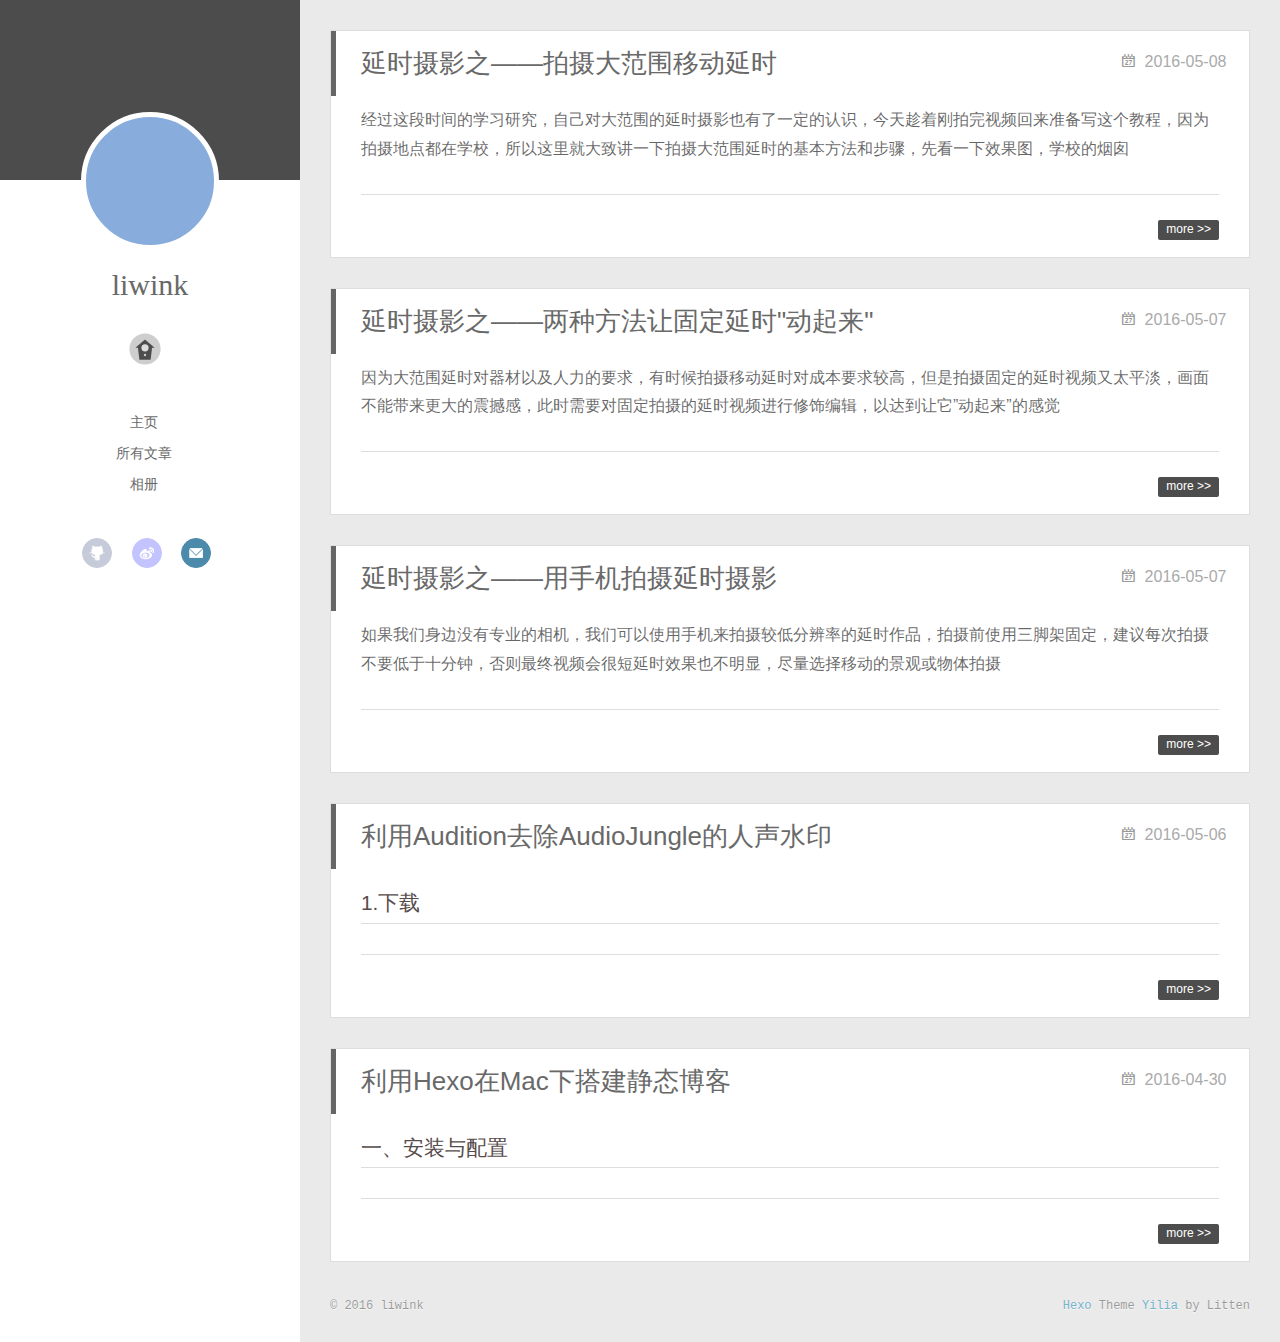
<file: index.html>
<!DOCTYPE html>
<html>
<head>
  <meta charset="utf-8">
  
  <meta http-equiv="X-UA-Compatible" content="IE=edge" >
  <title>liwinking</title>
  <meta name="viewport" content="width=device-width, initial-scale=1, maximum-scale=1">
  <meta name="description">
<meta property="og:type" content="website">
<meta property="og:title" content="liwinking">
<meta property="og:url" content="http://yoursite.com/index.html">
<meta property="og:site_name" content="liwinking">
<meta property="og:description">
<meta name="twitter:card" content="summary">
<meta name="twitter:title" content="liwinking">
<meta name="twitter:description">
  
    <link rel="alternative" href="/atom.xml" title="liwinking" type="application/atom+xml">
  
  
    <link rel="icon" href="/touxiang.jpg">
  
  <link rel="stylesheet" href="/css/style.css">
</head>

<body>
  <div id="container">
    <div class="left-col">
    <div class="overlay"></div>
<div class="intrude-less">
	<header id="header" class="inner">
		<a href="/" class="profilepic">
			
			<img lazy-src="/touxiang.jpg" class="js-avatar">
			
		</a>

		<hgroup>
		  <h1 class="header-author"><a href="/">liwink</a></h1>
		</hgroup>

		

		
			<div class="switch-btn">
				<div class="icon">
					<div class="icon-ctn">
						<div class="icon-wrap icon-house" data-idx="0">
							<div class="birdhouse"></div>
							<div class="birdhouse_holes"></div>
						</div>
						<div class="icon-wrap icon-ribbon hide" data-idx="1">
							<div class="ribbon"></div>
						</div>
						
						<div class="icon-wrap icon-link hide" data-idx="2">
							<div class="loopback_l"></div>
							<div class="loopback_r"></div>
						</div>
						
						
						<div class="icon-wrap icon-me hide" data-idx="3">
							<div class="user"></div>
							<div class="shoulder"></div>
						</div>
						
					</div>
					
				</div>
				<div class="tips-box hide">
					<div class="tips-arrow"></div>
					<ul class="tips-inner">
						<li>菜单</li>
						<li>Tags</li>
						
						<li>友情链接</li>
						
						
						<li>A propos</li>
						
					</ul>
				</div>
			</div>
		

		<div class="switch-area">
			<div class="switch-wrap">
				<section class="switch-part switch-part1">
					<nav class="header-menu">
						<ul>
						
							<li><a href="/">主页</a></li>
				        
							<li><a href="/archives">所有文章</a></li>
				        
							<li><a href="/photo">相册</a></li>
				        
						</ul>
					</nav>
					<nav class="header-nav">
						<div class="social">
							
								<a class="github" target="_blank" href="#" title="github">github</a>
					        
								<a class="weibo" target="_blank" href="http://weibo.com/u/1768602700/home?wvr=5&c=spr_web_sq_kings_weibo_t001" title="weibo">weibo</a>
					        
								<a class="mail" target="_blank" href="#" title="mail">mail</a>
					        
						</div>
					</nav>
				</section>
				
				
				<section class="switch-part switch-part2">
					<div class="widget tagcloud" id="js-tagcloud">
						
					</div>
				</section>
				
				
				
				<section class="switch-part switch-part3">
					<div id="js-friends">
					
			          <a target="_blank" class="main-nav-link switch-friends-link" href="http://localhost:4000/">奥巴马的博客</a>
			        
			        </div>
				</section>
				

				
				
				<section class="switch-part switch-part4">
				
					<div id="js-aboutme">Liwinking</div>
				</section>
				
			</div>
		</div>
	</header>				
</div>

    </div>
    <div class="mid-col">
      <nav id="mobile-nav">
  	<div class="overlay">
  		<div class="slider-trigger"></div>
  		<h1 class="header-author js-mobile-header hide">liwink</h1>
  	</div>
	<div class="intrude-less">
		<header id="header" class="inner">
			<div class="profilepic">
			
				<img lazy-src="/touxiang.jpg" class="js-avatar">
			
			</div>
			<hgroup>
			  <h1 class="header-author">liwink</h1>
			</hgroup>
			
			<nav class="header-menu">
				<ul>
				
					<li><a href="/">主页</a></li>
		        
					<li><a href="/archives">所有文章</a></li>
		        
					<li><a href="/photo">相册</a></li>
		        
		        <div class="clearfix"></div>
				</ul>
			</nav>
			<nav class="header-nav">
				<div class="social">
					
						<a class="github" target="_blank" href="#" title="github">github</a>
			        
						<a class="weibo" target="_blank" href="http://weibo.com/u/1768602700/home?wvr=5&c=spr_web_sq_kings_weibo_t001" title="weibo">weibo</a>
			        
						<a class="mail" target="_blank" href="#" title="mail">mail</a>
			        
				</div>
			</nav>
		</header>				
	</div>
</nav>

      <div class="body-wrap">
  
    <article id="post-2016-05-08-延时摄影之——拍摄大范围移动延时" class="article article-type-post" itemscope itemprop="blogPost">
  
    <div class="article-meta">
      <a href="/2016/05/08/2016-05-08-延时摄影之——拍摄大范围移动延时/" class="article-date">
  	<time datetime="2016-05-08T00:37:03.000Z" itemprop="datePublished">2016-05-08</time>
</a>
    </div>
  
  <div class="article-inner">
    
      <input type="hidden" class="isFancy" />
    
    
      <header class="article-header">
        
  
    <h1 itemprop="name">
      <a class="article-title" href="/2016/05/08/2016-05-08-延时摄影之——拍摄大范围移动延时/">延时摄影之——拍摄大范围移动延时</a>
    </h1>
  

      </header>
      
    
    <div class="article-entry" itemprop="articleBody">
      
        <p>&#x7ECF;&#x8FC7;&#x8FD9;&#x6BB5;&#x65F6;&#x95F4;&#x7684;&#x5B66;&#x4E60;&#x7814;&#x7A76;&#xFF0C;&#x81EA;&#x5DF1;&#x5BF9;&#x5927;&#x8303;&#x56F4;&#x7684;&#x5EF6;&#x65F6;&#x6444;&#x5F71;&#x4E5F;&#x6709;&#x4E86;&#x4E00;&#x5B9A;&#x7684;&#x8BA4;&#x8BC6;&#xFF0C;&#x4ECA;&#x5929;&#x8D81;&#x7740;&#x521A;&#x62CD;&#x5B8C;&#x89C6;&#x9891;&#x56DE;&#x6765;&#x51C6;&#x5907;&#x5199;&#x8FD9;&#x4E2A;&#x6559;&#x7A0B;&#xFF0C;&#x56E0;&#x4E3A;&#x62CD;&#x6444;&#x5730;&#x70B9;&#x90FD;&#x5728;&#x5B66;&#x6821;&#xFF0C;&#x6240;&#x4EE5;&#x8FD9;&#x91CC;&#x5C31;&#x5927;&#x81F4;&#x8BB2;&#x4E00;&#x4E0B;&#x62CD;&#x6444;&#x5927;&#x8303;&#x56F4;&#x5EF6;&#x65F6;&#x7684;&#x57FA;&#x672C;&#x65B9;&#x6CD5;&#x548C;&#x6B65;&#x9AA4;&#xFF0C;&#x5148;&#x770B;&#x4E00;&#x4E0B;&#x6548;&#x679C;&#x56FE;&#xFF0C;&#x5B66;&#x6821;&#x7684;&#x70DF;&#x56F1;</p>
      
    </div>
    
    <div class="article-info article-info-index">
      
      
      

      
        <p class="article-more-link">
          <a  href="/2016/05/08/2016-05-08-延时摄影之——拍摄大范围移动延时/#more">more >></a>
        </p>
      
      <div class="clearfix"></div>
    </div>
    
  </div>
  
</article>









  
    <article id="post-2016-05-07-延时摄影之——两种方法让固定延时动起来" class="article article-type-post" itemscope itemprop="blogPost">
  
    <div class="article-meta">
      <a href="/2016/05/07/2016-05-07-延时摄影之——两种方法让固定延时动起来/" class="article-date">
  	<time datetime="2016-05-07T04:12:42.000Z" itemprop="datePublished">2016-05-07</time>
</a>
    </div>
  
  <div class="article-inner">
    
      <input type="hidden" class="isFancy" />
    
    
      <header class="article-header">
        
  
    <h1 itemprop="name">
      <a class="article-title" href="/2016/05/07/2016-05-07-延时摄影之——两种方法让固定延时动起来/">延时摄影之——两种方法让固定延时&quot;动起来&quot;</a>
    </h1>
  

      </header>
      
    
    <div class="article-entry" itemprop="articleBody">
      
        <p>&#x56E0;&#x4E3A;&#x5927;&#x8303;&#x56F4;&#x5EF6;&#x65F6;&#x5BF9;&#x5668;&#x6750;&#x4EE5;&#x53CA;&#x4EBA;&#x529B;&#x7684;&#x8981;&#x6C42;&#xFF0C;&#x6709;&#x65F6;&#x5019;&#x62CD;&#x6444;&#x79FB;&#x52A8;&#x5EF6;&#x65F6;&#x5BF9;&#x6210;&#x672C;&#x8981;&#x6C42;&#x8F83;&#x9AD8;&#xFF0C;&#x4F46;&#x662F;&#x62CD;&#x6444;&#x56FA;&#x5B9A;&#x7684;&#x5EF6;&#x65F6;&#x89C6;&#x9891;&#x53C8;&#x592A;&#x5E73;&#x6DE1;&#xFF0C;&#x753B;&#x9762;&#x4E0D;&#x80FD;&#x5E26;&#x6765;&#x66F4;&#x5927;&#x7684;&#x9707;&#x64BC;&#x611F;&#xFF0C;&#x6B64;&#x65F6;&#x9700;&#x8981;&#x5BF9;&#x56FA;&#x5B9A;&#x62CD;&#x6444;&#x7684;&#x5EF6;&#x65F6;&#x89C6;&#x9891;&#x8FDB;&#x884C;&#x4FEE;&#x9970;&#x7F16;&#x8F91;&#xFF0C;&#x4EE5;&#x8FBE;&#x5230;&#x8BA9;&#x5B83;&#x201D;&#x52A8;&#x8D77;&#x6765;&#x201D;&#x7684;&#x611F;&#x89C9;</p>
      
    </div>
    
    <div class="article-info article-info-index">
      
      
      

      
        <p class="article-more-link">
          <a  href="/2016/05/07/2016-05-07-延时摄影之——两种方法让固定延时动起来/#more">more >></a>
        </p>
      
      <div class="clearfix"></div>
    </div>
    
  </div>
  
</article>









  
    <article id="post-2016-05-07-延时摄影之——用手机拍摄延时摄影" class="article article-type-post" itemscope itemprop="blogPost">
  
    <div class="article-meta">
      <a href="/2016/05/07/2016-05-07-延时摄影之——用手机拍摄延时摄影/" class="article-date">
  	<time datetime="2016-05-07T03:14:49.000Z" itemprop="datePublished">2016-05-07</time>
</a>
    </div>
  
  <div class="article-inner">
    
      <input type="hidden" class="isFancy" />
    
    
      <header class="article-header">
        
  
    <h1 itemprop="name">
      <a class="article-title" href="/2016/05/07/2016-05-07-延时摄影之——用手机拍摄延时摄影/">延时摄影之——用手机拍摄延时摄影</a>
    </h1>
  

      </header>
      
    
    <div class="article-entry" itemprop="articleBody">
      
        <p>&#x5982;&#x679C;&#x6211;&#x4EEC;&#x8EAB;&#x8FB9;&#x6CA1;&#x6709;&#x4E13;&#x4E1A;&#x7684;&#x76F8;&#x673A;&#xFF0C;&#x6211;&#x4EEC;&#x53EF;&#x4EE5;&#x4F7F;&#x7528;&#x624B;&#x673A;&#x6765;&#x62CD;&#x6444;&#x8F83;&#x4F4E;&#x5206;&#x8FA8;&#x7387;&#x7684;&#x5EF6;&#x65F6;&#x4F5C;&#x54C1;&#xFF0C;&#x62CD;&#x6444;&#x524D;&#x4F7F;&#x7528;&#x4E09;&#x811A;&#x67B6;&#x56FA;&#x5B9A;&#xFF0C;&#x5EFA;&#x8BAE;&#x6BCF;&#x6B21;&#x62CD;&#x6444;&#x4E0D;&#x8981;&#x4F4E;&#x4E8E;&#x5341;&#x5206;&#x949F;&#xFF0C;&#x5426;&#x5219;&#x6700;&#x7EC8;&#x89C6;&#x9891;&#x4F1A;&#x5F88;&#x77ED;&#x5EF6;&#x65F6;&#x6548;&#x679C;&#x4E5F;&#x4E0D;&#x660E;&#x663E;&#xFF0C;&#x5C3D;&#x91CF;&#x9009;&#x62E9;&#x79FB;&#x52A8;&#x7684;&#x666F;&#x89C2;&#x6216;&#x7269;&#x4F53;&#x62CD;&#x6444;</p>
      
    </div>
    
    <div class="article-info article-info-index">
      
      
      

      
        <p class="article-more-link">
          <a  href="/2016/05/07/2016-05-07-延时摄影之——用手机拍摄延时摄影/#more">more >></a>
        </p>
      
      <div class="clearfix"></div>
    </div>
    
  </div>
  
</article>









  
    <article id="post-2016-05-06-利用Audition去除AudioJungle的人声水印" class="article article-type-post" itemscope itemprop="blogPost">
  
    <div class="article-meta">
      <a href="/2016/05/06/2016-05-06-利用Audition去除AudioJungle的人声水印/" class="article-date">
  	<time datetime="2016-05-06T11:55:49.000Z" itemprop="datePublished">2016-05-06</time>
</a>
    </div>
  
  <div class="article-inner">
    
      <input type="hidden" class="isFancy" />
    
    
      <header class="article-header">
        
  
    <h1 itemprop="name">
      <a class="article-title" href="/2016/05/06/2016-05-06-利用Audition去除AudioJungle的人声水印/">利用Audition去除AudioJungle的人声水印</a>
    </h1>
  

      </header>
      
    
    <div class="article-entry" itemprop="articleBody">
      
        <h2>1.&#x4E0B;&#x8F7D;</h2>
      
    </div>
    
    <div class="article-info article-info-index">
      
      
      

      
        <p class="article-more-link">
          <a  href="/2016/05/06/2016-05-06-利用Audition去除AudioJungle的人声水印/#more">more >></a>
        </p>
      
      <div class="clearfix"></div>
    </div>
    
  </div>
  
</article>









  
    <article id="post-2016-04-30-利用Hexo在Mac下搭建静态博客" class="article article-type-post" itemscope itemprop="blogPost">
  
    <div class="article-meta">
      <a href="/2016/04/30/2016-04-30-利用Hexo在Mac下搭建静态博客/" class="article-date">
  	<time datetime="2016-04-30T00:47:30.000Z" itemprop="datePublished">2016-04-30</time>
</a>
    </div>
  
  <div class="article-inner">
    
      <input type="hidden" class="isFancy" />
    
    
      <header class="article-header">
        
  
    <h1 itemprop="name">
      <a class="article-title" href="/2016/04/30/2016-04-30-利用Hexo在Mac下搭建静态博客/">利用Hexo在Mac下搭建静态博客</a>
    </h1>
  

      </header>
      
    
    <div class="article-entry" itemprop="articleBody">
      
        <h2>&#x4E00;&#x3001;&#x5B89;&#x88C5;&#x4E0E;&#x914D;&#x7F6E;</h2>
      
    </div>
    
    <div class="article-info article-info-index">
      
      
      

      
        <p class="article-more-link">
          <a  href="/2016/04/30/2016-04-30-利用Hexo在Mac下搭建静态博客/#more">more >></a>
        </p>
      
      <div class="clearfix"></div>
    </div>
    
  </div>
  
</article>









  
  
</div>
      <footer id="footer">
  <div class="outer">
    <div id="footer-info">
    	<div class="footer-left">
    		&copy; 2016 liwink
    	</div>
      	<div class="footer-right">
      		<a href="http://hexo.io/" target="_blank">Hexo</a>  Theme <a href="https://github.com/litten/hexo-theme-yilia" target="_blank">Yilia</a> by Litten
      	</div>
    </div>
  </div>
</footer>
    </div>
    
  <link rel="stylesheet" href="/fancybox/jquery.fancybox.css">


<script>
	var yiliaConfig = {
		fancybox: true,
		mathjax: true,
		animate: true,
		isHome: true,
		isPost: false,
		isArchive: false,
		isTag: false,
		isCategory: false,
		open_in_new: false
	}
</script>
<script src="http://7.url.cn/edu/jslib/comb/require-2.1.6,jquery-1.9.1.min.js"></script>
<script src="/js/main.js"></script>






<script type="text/x-mathjax-config">
MathJax.Hub.Config({
    tex2jax: {
        inlineMath: [ ['$','$'], ["\\(","\\)"]  ],
        processEscapes: true,
        skipTags: ['script', 'noscript', 'style', 'textarea', 'pre', 'code']
    }
});

MathJax.Hub.Queue(function() {
    var all = MathJax.Hub.getAllJax(), i;
    for(i=0; i < all.length; i += 1) {
        all[i].SourceElement().parentNode.className += ' has-jax';                 
    }       
});
</script>

<script type="text/javascript" src="http://cdn.mathjax.org/mathjax/latest/MathJax.js?config=TeX-AMS-MML_HTMLorMML">
</script>


  </div>
</body>
</html>
</file>
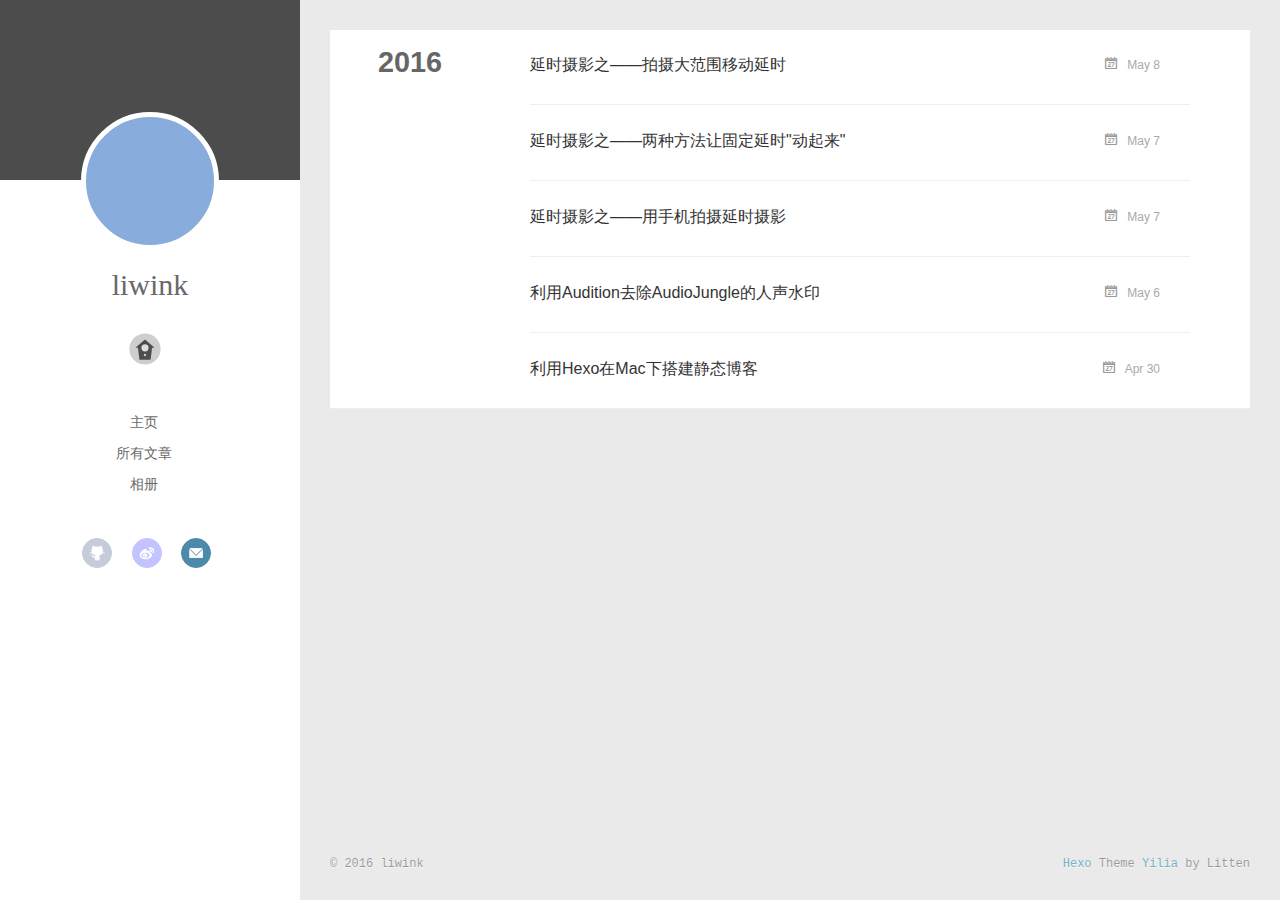
<file: archives/index.html>
<!DOCTYPE html>
<html>
<head>
  <meta charset="utf-8">
  
  <meta http-equiv="X-UA-Compatible" content="IE=edge" >
  <title>Archives | liwinking</title>
  <meta name="viewport" content="width=device-width, initial-scale=1, maximum-scale=1">
  <meta name="description">
<meta property="og:type" content="website">
<meta property="og:title" content="liwinking">
<meta property="og:url" content="http://yoursite.com/archives/index.html">
<meta property="og:site_name" content="liwinking">
<meta property="og:description">
<meta name="twitter:card" content="summary">
<meta name="twitter:title" content="liwinking">
<meta name="twitter:description">
  
    <link rel="alternative" href="/atom.xml" title="liwinking" type="application/atom+xml">
  
  
    <link rel="icon" href="/touxiang.jpg">
  
  <link rel="stylesheet" href="/css/style.css">
</head>

<body>
  <div id="container">
    <div class="left-col">
    <div class="overlay"></div>
<div class="intrude-less">
	<header id="header" class="inner">
		<a href="/" class="profilepic">
			
			<img lazy-src="/touxiang.jpg" class="js-avatar">
			
		</a>

		<hgroup>
		  <h1 class="header-author"><a href="/">liwink</a></h1>
		</hgroup>

		

		
			<div class="switch-btn">
				<div class="icon">
					<div class="icon-ctn">
						<div class="icon-wrap icon-house" data-idx="0">
							<div class="birdhouse"></div>
							<div class="birdhouse_holes"></div>
						</div>
						<div class="icon-wrap icon-ribbon hide" data-idx="1">
							<div class="ribbon"></div>
						</div>
						
						<div class="icon-wrap icon-link hide" data-idx="2">
							<div class="loopback_l"></div>
							<div class="loopback_r"></div>
						</div>
						
						
						<div class="icon-wrap icon-me hide" data-idx="3">
							<div class="user"></div>
							<div class="shoulder"></div>
						</div>
						
					</div>
					
				</div>
				<div class="tips-box hide">
					<div class="tips-arrow"></div>
					<ul class="tips-inner">
						<li>菜单</li>
						<li>Tags</li>
						
						<li>友情链接</li>
						
						
						<li>A propos</li>
						
					</ul>
				</div>
			</div>
		

		<div class="switch-area">
			<div class="switch-wrap">
				<section class="switch-part switch-part1">
					<nav class="header-menu">
						<ul>
						
							<li><a href="/">主页</a></li>
				        
							<li><a href="/archives">所有文章</a></li>
				        
							<li><a href="/photo">相册</a></li>
				        
						</ul>
					</nav>
					<nav class="header-nav">
						<div class="social">
							
								<a class="github" target="_blank" href="#" title="github">github</a>
					        
								<a class="weibo" target="_blank" href="http://weibo.com/u/1768602700/home?wvr=5&c=spr_web_sq_kings_weibo_t001" title="weibo">weibo</a>
					        
								<a class="mail" target="_blank" href="#" title="mail">mail</a>
					        
						</div>
					</nav>
				</section>
				
				
				<section class="switch-part switch-part2">
					<div class="widget tagcloud" id="js-tagcloud">
						
					</div>
				</section>
				
				
				
				<section class="switch-part switch-part3">
					<div id="js-friends">
					
			          <a target="_blank" class="main-nav-link switch-friends-link" href="http://localhost:4000/">奥巴马的博客</a>
			        
			        </div>
				</section>
				

				
				
				<section class="switch-part switch-part4">
				
					<div id="js-aboutme">Liwinking</div>
				</section>
				
			</div>
		</div>
	</header>				
</div>

    </div>
    <div class="mid-col">
      <nav id="mobile-nav">
  	<div class="overlay">
  		<div class="slider-trigger"></div>
  		<h1 class="header-author js-mobile-header hide">liwink</h1>
  	</div>
	<div class="intrude-less">
		<header id="header" class="inner">
			<div class="profilepic">
			
				<img lazy-src="/touxiang.jpg" class="js-avatar">
			
			</div>
			<hgroup>
			  <h1 class="header-author">liwink</h1>
			</hgroup>
			
			<nav class="header-menu">
				<ul>
				
					<li><a href="/">主页</a></li>
		        
					<li><a href="/archives">所有文章</a></li>
		        
					<li><a href="/photo">相册</a></li>
		        
		        <div class="clearfix"></div>
				</ul>
			</nav>
			<nav class="header-nav">
				<div class="social">
					
						<a class="github" target="_blank" href="#" title="github">github</a>
			        
						<a class="weibo" target="_blank" href="http://weibo.com/u/1768602700/home?wvr=5&c=spr_web_sq_kings_weibo_t001" title="weibo">weibo</a>
			        
						<a class="mail" target="_blank" href="#" title="mail">mail</a>
			        
				</div>
			</nav>
		</header>				
	</div>
</nav>

      <div class="body-wrap">
  
  
    
    
      
      
      <section class="archives-wrap">
        <div class="archive-year-wrap">
          <a href="/archives/2016" class="archive-year">2016</a>
        </div>
        <div class="archives">
    
    <article class="archive-article archive-type-post">
  <div class="archive-article-inner">
    <header class="archive-article-header">
      	<div class="article-meta">
	      	<a href="/2016/05/08/2016-05-08-延时摄影之——拍摄大范围移动延时/" class="archive-article-date">
  	<time datetime="2016-05-08T00:37:03.000Z" itemprop="datePublished">May 8</time>
</a>
        </div>
    	 
  
    <h1 itemprop="name">
      <a class="archive-article-title" href="/2016/05/08/2016-05-08-延时摄影之——拍摄大范围移动延时/">延时摄影之——拍摄大范围移动延时</a>
    </h1>
  

        <div class="article-info info-on-right">
          
          

        </div>
        <div class="clearfix"></div>
    </header>
  </div>
</article>
  
    
    
    <article class="archive-article archive-type-post">
  <div class="archive-article-inner">
    <header class="archive-article-header">
      	<div class="article-meta">
	      	<a href="/2016/05/07/2016-05-07-延时摄影之——两种方法让固定延时动起来/" class="archive-article-date">
  	<time datetime="2016-05-07T04:12:42.000Z" itemprop="datePublished">May 7</time>
</a>
        </div>
    	 
  
    <h1 itemprop="name">
      <a class="archive-article-title" href="/2016/05/07/2016-05-07-延时摄影之——两种方法让固定延时动起来/">延时摄影之——两种方法让固定延时&quot;动起来&quot;</a>
    </h1>
  

        <div class="article-info info-on-right">
          
          

        </div>
        <div class="clearfix"></div>
    </header>
  </div>
</article>
  
    
    
    <article class="archive-article archive-type-post">
  <div class="archive-article-inner">
    <header class="archive-article-header">
      	<div class="article-meta">
	      	<a href="/2016/05/07/2016-05-07-延时摄影之——用手机拍摄延时摄影/" class="archive-article-date">
  	<time datetime="2016-05-07T03:14:49.000Z" itemprop="datePublished">May 7</time>
</a>
        </div>
    	 
  
    <h1 itemprop="name">
      <a class="archive-article-title" href="/2016/05/07/2016-05-07-延时摄影之——用手机拍摄延时摄影/">延时摄影之——用手机拍摄延时摄影</a>
    </h1>
  

        <div class="article-info info-on-right">
          
          

        </div>
        <div class="clearfix"></div>
    </header>
  </div>
</article>
  
    
    
    <article class="archive-article archive-type-post">
  <div class="archive-article-inner">
    <header class="archive-article-header">
      	<div class="article-meta">
	      	<a href="/2016/05/06/2016-05-06-利用Audition去除AudioJungle的人声水印/" class="archive-article-date">
  	<time datetime="2016-05-06T11:55:49.000Z" itemprop="datePublished">May 6</time>
</a>
        </div>
    	 
  
    <h1 itemprop="name">
      <a class="archive-article-title" href="/2016/05/06/2016-05-06-利用Audition去除AudioJungle的人声水印/">利用Audition去除AudioJungle的人声水印</a>
    </h1>
  

        <div class="article-info info-on-right">
          
          

        </div>
        <div class="clearfix"></div>
    </header>
  </div>
</article>
  
    
    
    <article class="archive-article archive-type-post">
  <div class="archive-article-inner">
    <header class="archive-article-header">
      	<div class="article-meta">
	      	<a href="/2016/04/30/2016-04-30-利用Hexo在Mac下搭建静态博客/" class="archive-article-date">
  	<time datetime="2016-04-30T00:47:30.000Z" itemprop="datePublished">Apr 30</time>
</a>
        </div>
    	 
  
    <h1 itemprop="name">
      <a class="archive-article-title" href="/2016/04/30/2016-04-30-利用Hexo在Mac下搭建静态博客/">利用Hexo在Mac下搭建静态博客</a>
    </h1>
  

        <div class="article-info info-on-right">
          
          

        </div>
        <div class="clearfix"></div>
    </header>
  </div>
</article>
  
  
    </div></section>
  

    

</div>
      <footer id="footer">
  <div class="outer">
    <div id="footer-info">
    	<div class="footer-left">
    		&copy; 2016 liwink
    	</div>
      	<div class="footer-right">
      		<a href="http://hexo.io/" target="_blank">Hexo</a>  Theme <a href="https://github.com/litten/hexo-theme-yilia" target="_blank">Yilia</a> by Litten
      	</div>
    </div>
  </div>
</footer>
    </div>
    
  <link rel="stylesheet" href="/fancybox/jquery.fancybox.css">


<script>
	var yiliaConfig = {
		fancybox: true,
		mathjax: true,
		animate: true,
		isHome: false,
		isPost: false,
		isArchive: true,
		isTag: false,
		isCategory: false,
		open_in_new: false
	}
</script>
<script src="http://7.url.cn/edu/jslib/comb/require-2.1.6,jquery-1.9.1.min.js"></script>
<script src="/js/main.js"></script>






<script type="text/x-mathjax-config">
MathJax.Hub.Config({
    tex2jax: {
        inlineMath: [ ['$','$'], ["\\(","\\)"]  ],
        processEscapes: true,
        skipTags: ['script', 'noscript', 'style', 'textarea', 'pre', 'code']
    }
});

MathJax.Hub.Queue(function() {
    var all = MathJax.Hub.getAllJax(), i;
    for(i=0; i < all.length; i += 1) {
        all[i].SourceElement().parentNode.className += ' has-jax';                 
    }       
});
</script>

<script type="text/javascript" src="http://cdn.mathjax.org/mathjax/latest/MathJax.js?config=TeX-AMS-MML_HTMLorMML">
</script>


  </div>
</body>
</html>
</file>
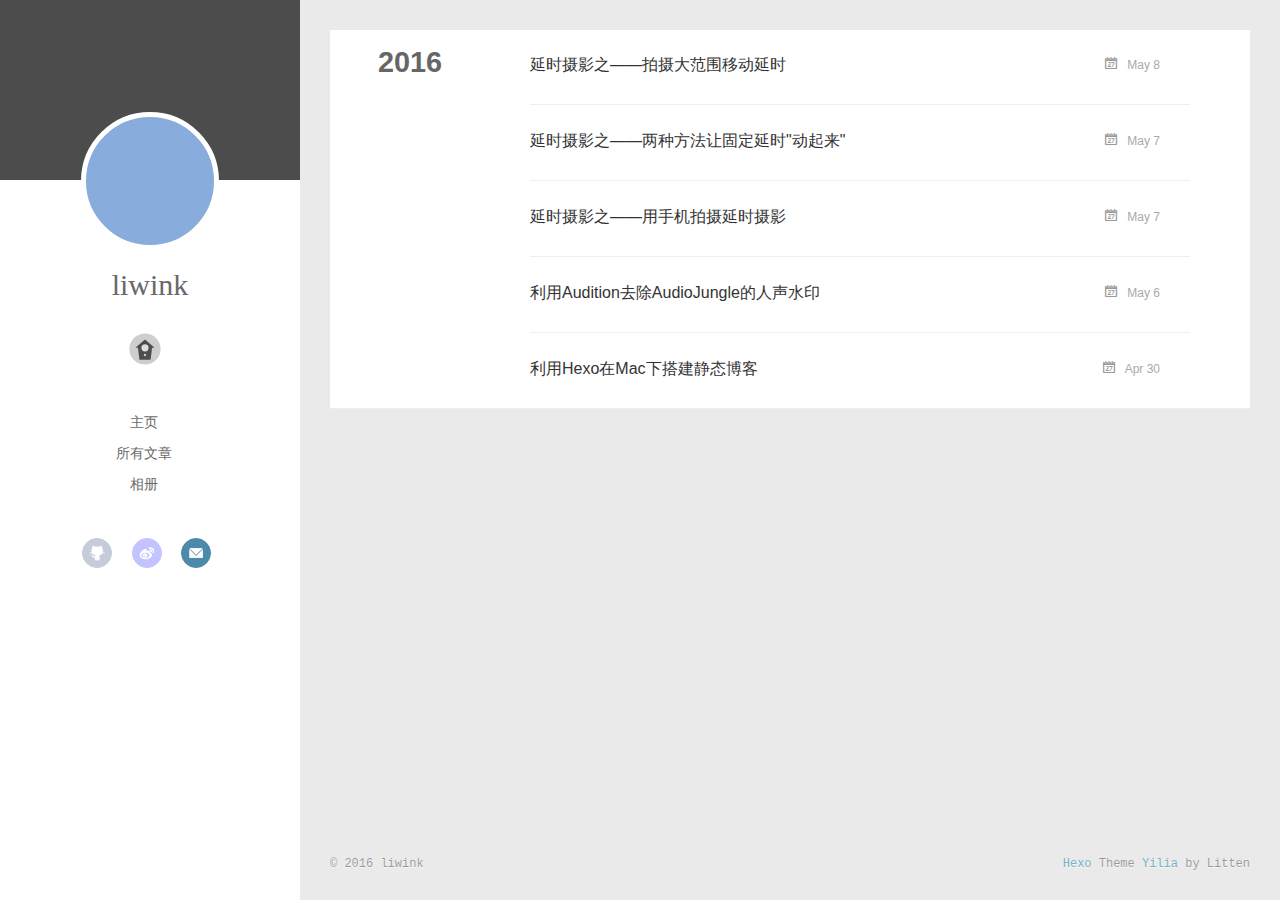
<file: archives/2016/index.html>
<!DOCTYPE html>
<html>
<head>
  <meta charset="utf-8">
  
  <meta http-equiv="X-UA-Compatible" content="IE=edge" >
  <title>Archives: 2016 | liwinking</title>
  <meta name="viewport" content="width=device-width, initial-scale=1, maximum-scale=1">
  <meta name="description">
<meta property="og:type" content="website">
<meta property="og:title" content="liwinking">
<meta property="og:url" content="http://yoursite.com/archives/2016/index.html">
<meta property="og:site_name" content="liwinking">
<meta property="og:description">
<meta name="twitter:card" content="summary">
<meta name="twitter:title" content="liwinking">
<meta name="twitter:description">
  
    <link rel="alternative" href="/atom.xml" title="liwinking" type="application/atom+xml">
  
  
    <link rel="icon" href="/touxiang.jpg">
  
  <link rel="stylesheet" href="/css/style.css">
</head>

<body>
  <div id="container">
    <div class="left-col">
    <div class="overlay"></div>
<div class="intrude-less">
	<header id="header" class="inner">
		<a href="/" class="profilepic">
			
			<img lazy-src="/touxiang.jpg" class="js-avatar">
			
		</a>

		<hgroup>
		  <h1 class="header-author"><a href="/">liwink</a></h1>
		</hgroup>

		

		
			<div class="switch-btn">
				<div class="icon">
					<div class="icon-ctn">
						<div class="icon-wrap icon-house" data-idx="0">
							<div class="birdhouse"></div>
							<div class="birdhouse_holes"></div>
						</div>
						<div class="icon-wrap icon-ribbon hide" data-idx="1">
							<div class="ribbon"></div>
						</div>
						
						<div class="icon-wrap icon-link hide" data-idx="2">
							<div class="loopback_l"></div>
							<div class="loopback_r"></div>
						</div>
						
						
						<div class="icon-wrap icon-me hide" data-idx="3">
							<div class="user"></div>
							<div class="shoulder"></div>
						</div>
						
					</div>
					
				</div>
				<div class="tips-box hide">
					<div class="tips-arrow"></div>
					<ul class="tips-inner">
						<li>菜单</li>
						<li>Tags</li>
						
						<li>友情链接</li>
						
						
						<li>A propos</li>
						
					</ul>
				</div>
			</div>
		

		<div class="switch-area">
			<div class="switch-wrap">
				<section class="switch-part switch-part1">
					<nav class="header-menu">
						<ul>
						
							<li><a href="/">主页</a></li>
				        
							<li><a href="/archives">所有文章</a></li>
				        
							<li><a href="/photo">相册</a></li>
				        
						</ul>
					</nav>
					<nav class="header-nav">
						<div class="social">
							
								<a class="github" target="_blank" href="#" title="github">github</a>
					        
								<a class="weibo" target="_blank" href="http://weibo.com/u/1768602700/home?wvr=5&c=spr_web_sq_kings_weibo_t001" title="weibo">weibo</a>
					        
								<a class="mail" target="_blank" href="#" title="mail">mail</a>
					        
						</div>
					</nav>
				</section>
				
				
				<section class="switch-part switch-part2">
					<div class="widget tagcloud" id="js-tagcloud">
						
					</div>
				</section>
				
				
				
				<section class="switch-part switch-part3">
					<div id="js-friends">
					
			          <a target="_blank" class="main-nav-link switch-friends-link" href="http://localhost:4000/">奥巴马的博客</a>
			        
			        </div>
				</section>
				

				
				
				<section class="switch-part switch-part4">
				
					<div id="js-aboutme">Liwinking</div>
				</section>
				
			</div>
		</div>
	</header>				
</div>

    </div>
    <div class="mid-col">
      <nav id="mobile-nav">
  	<div class="overlay">
  		<div class="slider-trigger"></div>
  		<h1 class="header-author js-mobile-header hide">liwink</h1>
  	</div>
	<div class="intrude-less">
		<header id="header" class="inner">
			<div class="profilepic">
			
				<img lazy-src="/touxiang.jpg" class="js-avatar">
			
			</div>
			<hgroup>
			  <h1 class="header-author">liwink</h1>
			</hgroup>
			
			<nav class="header-menu">
				<ul>
				
					<li><a href="/">主页</a></li>
		        
					<li><a href="/archives">所有文章</a></li>
		        
					<li><a href="/photo">相册</a></li>
		        
		        <div class="clearfix"></div>
				</ul>
			</nav>
			<nav class="header-nav">
				<div class="social">
					
						<a class="github" target="_blank" href="#" title="github">github</a>
			        
						<a class="weibo" target="_blank" href="http://weibo.com/u/1768602700/home?wvr=5&c=spr_web_sq_kings_weibo_t001" title="weibo">weibo</a>
			        
						<a class="mail" target="_blank" href="#" title="mail">mail</a>
			        
				</div>
			</nav>
		</header>				
	</div>
</nav>

      <div class="body-wrap">
  
  
    
    
      
      
      <section class="archives-wrap">
        <div class="archive-year-wrap">
          <a href="/archives/2016" class="archive-year">2016</a>
        </div>
        <div class="archives">
    
    <article class="archive-article archive-type-post">
  <div class="archive-article-inner">
    <header class="archive-article-header">
      	<div class="article-meta">
	      	<a href="/2016/05/08/2016-05-08-延时摄影之——拍摄大范围移动延时/" class="archive-article-date">
  	<time datetime="2016-05-08T00:37:03.000Z" itemprop="datePublished">May 8</time>
</a>
        </div>
    	 
  
    <h1 itemprop="name">
      <a class="archive-article-title" href="/2016/05/08/2016-05-08-延时摄影之——拍摄大范围移动延时/">延时摄影之——拍摄大范围移动延时</a>
    </h1>
  

        <div class="article-info info-on-right">
          
          

        </div>
        <div class="clearfix"></div>
    </header>
  </div>
</article>
  
    
    
    <article class="archive-article archive-type-post">
  <div class="archive-article-inner">
    <header class="archive-article-header">
      	<div class="article-meta">
	      	<a href="/2016/05/07/2016-05-07-延时摄影之——两种方法让固定延时动起来/" class="archive-article-date">
  	<time datetime="2016-05-07T04:12:42.000Z" itemprop="datePublished">May 7</time>
</a>
        </div>
    	 
  
    <h1 itemprop="name">
      <a class="archive-article-title" href="/2016/05/07/2016-05-07-延时摄影之——两种方法让固定延时动起来/">延时摄影之——两种方法让固定延时&quot;动起来&quot;</a>
    </h1>
  

        <div class="article-info info-on-right">
          
          

        </div>
        <div class="clearfix"></div>
    </header>
  </div>
</article>
  
    
    
    <article class="archive-article archive-type-post">
  <div class="archive-article-inner">
    <header class="archive-article-header">
      	<div class="article-meta">
	      	<a href="/2016/05/07/2016-05-07-延时摄影之——用手机拍摄延时摄影/" class="archive-article-date">
  	<time datetime="2016-05-07T03:14:49.000Z" itemprop="datePublished">May 7</time>
</a>
        </div>
    	 
  
    <h1 itemprop="name">
      <a class="archive-article-title" href="/2016/05/07/2016-05-07-延时摄影之——用手机拍摄延时摄影/">延时摄影之——用手机拍摄延时摄影</a>
    </h1>
  

        <div class="article-info info-on-right">
          
          

        </div>
        <div class="clearfix"></div>
    </header>
  </div>
</article>
  
    
    
    <article class="archive-article archive-type-post">
  <div class="archive-article-inner">
    <header class="archive-article-header">
      	<div class="article-meta">
	      	<a href="/2016/05/06/2016-05-06-利用Audition去除AudioJungle的人声水印/" class="archive-article-date">
  	<time datetime="2016-05-06T11:55:49.000Z" itemprop="datePublished">May 6</time>
</a>
        </div>
    	 
  
    <h1 itemprop="name">
      <a class="archive-article-title" href="/2016/05/06/2016-05-06-利用Audition去除AudioJungle的人声水印/">利用Audition去除AudioJungle的人声水印</a>
    </h1>
  

        <div class="article-info info-on-right">
          
          

        </div>
        <div class="clearfix"></div>
    </header>
  </div>
</article>
  
    
    
    <article class="archive-article archive-type-post">
  <div class="archive-article-inner">
    <header class="archive-article-header">
      	<div class="article-meta">
	      	<a href="/2016/04/30/2016-04-30-利用Hexo在Mac下搭建静态博客/" class="archive-article-date">
  	<time datetime="2016-04-30T00:47:30.000Z" itemprop="datePublished">Apr 30</time>
</a>
        </div>
    	 
  
    <h1 itemprop="name">
      <a class="archive-article-title" href="/2016/04/30/2016-04-30-利用Hexo在Mac下搭建静态博客/">利用Hexo在Mac下搭建静态博客</a>
    </h1>
  

        <div class="article-info info-on-right">
          
          

        </div>
        <div class="clearfix"></div>
    </header>
  </div>
</article>
  
  
    </div></section>
  

    

</div>
      <footer id="footer">
  <div class="outer">
    <div id="footer-info">
    	<div class="footer-left">
    		&copy; 2016 liwink
    	</div>
      	<div class="footer-right">
      		<a href="http://hexo.io/" target="_blank">Hexo</a>  Theme <a href="https://github.com/litten/hexo-theme-yilia" target="_blank">Yilia</a> by Litten
      	</div>
    </div>
  </div>
</footer>
    </div>
    
  <link rel="stylesheet" href="/fancybox/jquery.fancybox.css">


<script>
	var yiliaConfig = {
		fancybox: true,
		mathjax: true,
		animate: true,
		isHome: false,
		isPost: false,
		isArchive: true,
		isTag: false,
		isCategory: false,
		open_in_new: false
	}
</script>
<script src="http://7.url.cn/edu/jslib/comb/require-2.1.6,jquery-1.9.1.min.js"></script>
<script src="/js/main.js"></script>






<script type="text/x-mathjax-config">
MathJax.Hub.Config({
    tex2jax: {
        inlineMath: [ ['$','$'], ["\\(","\\)"]  ],
        processEscapes: true,
        skipTags: ['script', 'noscript', 'style', 'textarea', 'pre', 'code']
    }
});

MathJax.Hub.Queue(function() {
    var all = MathJax.Hub.getAllJax(), i;
    for(i=0; i < all.length; i += 1) {
        all[i].SourceElement().parentNode.className += ' has-jax';                 
    }       
});
</script>

<script type="text/javascript" src="http://cdn.mathjax.org/mathjax/latest/MathJax.js?config=TeX-AMS-MML_HTMLorMML">
</script>


  </div>
</body>
</html>
</file>
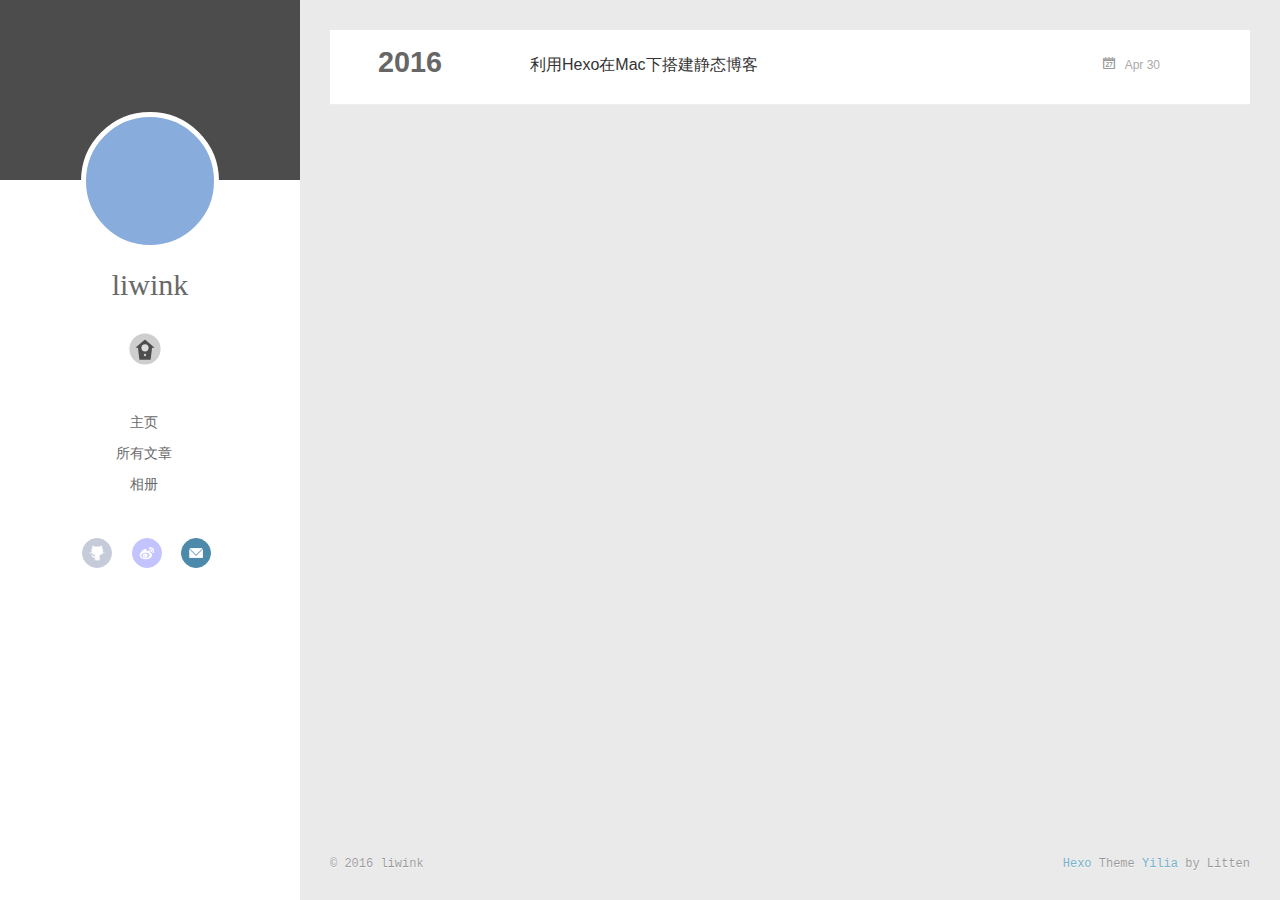
<file: archives/2016/04/index.html>
<!DOCTYPE html>
<html>
<head>
  <meta charset="utf-8">
  
  <meta http-equiv="X-UA-Compatible" content="IE=edge" >
  <title>Archives: 2016/4 | liwinking</title>
  <meta name="viewport" content="width=device-width, initial-scale=1, maximum-scale=1">
  <meta name="description">
<meta property="og:type" content="website">
<meta property="og:title" content="liwinking">
<meta property="og:url" content="http://yoursite.com/archives/2016/04/index.html">
<meta property="og:site_name" content="liwinking">
<meta property="og:description">
<meta name="twitter:card" content="summary">
<meta name="twitter:title" content="liwinking">
<meta name="twitter:description">
  
    <link rel="alternative" href="/atom.xml" title="liwinking" type="application/atom+xml">
  
  
    <link rel="icon" href="/touxiang.jpg">
  
  <link rel="stylesheet" href="/css/style.css">
</head>

<body>
  <div id="container">
    <div class="left-col">
    <div class="overlay"></div>
<div class="intrude-less">
	<header id="header" class="inner">
		<a href="/" class="profilepic">
			
			<img lazy-src="/touxiang.jpg" class="js-avatar">
			
		</a>

		<hgroup>
		  <h1 class="header-author"><a href="/">liwink</a></h1>
		</hgroup>

		

		
			<div class="switch-btn">
				<div class="icon">
					<div class="icon-ctn">
						<div class="icon-wrap icon-house" data-idx="0">
							<div class="birdhouse"></div>
							<div class="birdhouse_holes"></div>
						</div>
						<div class="icon-wrap icon-ribbon hide" data-idx="1">
							<div class="ribbon"></div>
						</div>
						
						<div class="icon-wrap icon-link hide" data-idx="2">
							<div class="loopback_l"></div>
							<div class="loopback_r"></div>
						</div>
						
						
						<div class="icon-wrap icon-me hide" data-idx="3">
							<div class="user"></div>
							<div class="shoulder"></div>
						</div>
						
					</div>
					
				</div>
				<div class="tips-box hide">
					<div class="tips-arrow"></div>
					<ul class="tips-inner">
						<li>菜单</li>
						<li>Tags</li>
						
						<li>友情链接</li>
						
						
						<li>A propos</li>
						
					</ul>
				</div>
			</div>
		

		<div class="switch-area">
			<div class="switch-wrap">
				<section class="switch-part switch-part1">
					<nav class="header-menu">
						<ul>
						
							<li><a href="/">主页</a></li>
				        
							<li><a href="/archives">所有文章</a></li>
				        
							<li><a href="/photo">相册</a></li>
				        
						</ul>
					</nav>
					<nav class="header-nav">
						<div class="social">
							
								<a class="github" target="_blank" href="#" title="github">github</a>
					        
								<a class="weibo" target="_blank" href="http://weibo.com/u/1768602700/home?wvr=5&c=spr_web_sq_kings_weibo_t001" title="weibo">weibo</a>
					        
								<a class="mail" target="_blank" href="#" title="mail">mail</a>
					        
						</div>
					</nav>
				</section>
				
				
				<section class="switch-part switch-part2">
					<div class="widget tagcloud" id="js-tagcloud">
						
					</div>
				</section>
				
				
				
				<section class="switch-part switch-part3">
					<div id="js-friends">
					
			          <a target="_blank" class="main-nav-link switch-friends-link" href="http://localhost:4000/">奥巴马的博客</a>
			        
			        </div>
				</section>
				

				
				
				<section class="switch-part switch-part4">
				
					<div id="js-aboutme">Liwinking</div>
				</section>
				
			</div>
		</div>
	</header>				
</div>

    </div>
    <div class="mid-col">
      <nav id="mobile-nav">
  	<div class="overlay">
  		<div class="slider-trigger"></div>
  		<h1 class="header-author js-mobile-header hide">liwink</h1>
  	</div>
	<div class="intrude-less">
		<header id="header" class="inner">
			<div class="profilepic">
			
				<img lazy-src="/touxiang.jpg" class="js-avatar">
			
			</div>
			<hgroup>
			  <h1 class="header-author">liwink</h1>
			</hgroup>
			
			<nav class="header-menu">
				<ul>
				
					<li><a href="/">主页</a></li>
		        
					<li><a href="/archives">所有文章</a></li>
		        
					<li><a href="/photo">相册</a></li>
		        
		        <div class="clearfix"></div>
				</ul>
			</nav>
			<nav class="header-nav">
				<div class="social">
					
						<a class="github" target="_blank" href="#" title="github">github</a>
			        
						<a class="weibo" target="_blank" href="http://weibo.com/u/1768602700/home?wvr=5&c=spr_web_sq_kings_weibo_t001" title="weibo">weibo</a>
			        
						<a class="mail" target="_blank" href="#" title="mail">mail</a>
			        
				</div>
			</nav>
		</header>				
	</div>
</nav>

      <div class="body-wrap">
  
  
    
    
      
      
      <section class="archives-wrap">
        <div class="archive-year-wrap">
          <a href="/archives/2016" class="archive-year">2016</a>
        </div>
        <div class="archives">
    
    <article class="archive-article archive-type-post">
  <div class="archive-article-inner">
    <header class="archive-article-header">
      	<div class="article-meta">
	      	<a href="/2016/04/30/2016-04-30-利用Hexo在Mac下搭建静态博客/" class="archive-article-date">
  	<time datetime="2016-04-30T00:47:30.000Z" itemprop="datePublished">Apr 30</time>
</a>
        </div>
    	 
  
    <h1 itemprop="name">
      <a class="archive-article-title" href="/2016/04/30/2016-04-30-利用Hexo在Mac下搭建静态博客/">利用Hexo在Mac下搭建静态博客</a>
    </h1>
  

        <div class="article-info info-on-right">
          
          

        </div>
        <div class="clearfix"></div>
    </header>
  </div>
</article>
  
  
    </div></section>
  

    

</div>
      <footer id="footer">
  <div class="outer">
    <div id="footer-info">
    	<div class="footer-left">
    		&copy; 2016 liwink
    	</div>
      	<div class="footer-right">
      		<a href="http://hexo.io/" target="_blank">Hexo</a>  Theme <a href="https://github.com/litten/hexo-theme-yilia" target="_blank">Yilia</a> by Litten
      	</div>
    </div>
  </div>
</footer>
    </div>
    
  <link rel="stylesheet" href="/fancybox/jquery.fancybox.css">


<script>
	var yiliaConfig = {
		fancybox: true,
		mathjax: true,
		animate: true,
		isHome: false,
		isPost: false,
		isArchive: true,
		isTag: false,
		isCategory: false,
		open_in_new: false
	}
</script>
<script src="http://7.url.cn/edu/jslib/comb/require-2.1.6,jquery-1.9.1.min.js"></script>
<script src="/js/main.js"></script>






<script type="text/x-mathjax-config">
MathJax.Hub.Config({
    tex2jax: {
        inlineMath: [ ['$','$'], ["\\(","\\)"]  ],
        processEscapes: true,
        skipTags: ['script', 'noscript', 'style', 'textarea', 'pre', 'code']
    }
});

MathJax.Hub.Queue(function() {
    var all = MathJax.Hub.getAllJax(), i;
    for(i=0; i < all.length; i += 1) {
        all[i].SourceElement().parentNode.className += ' has-jax';                 
    }       
});
</script>

<script type="text/javascript" src="http://cdn.mathjax.org/mathjax/latest/MathJax.js?config=TeX-AMS-MML_HTMLorMML">
</script>


  </div>
</body>
</html>
</file>
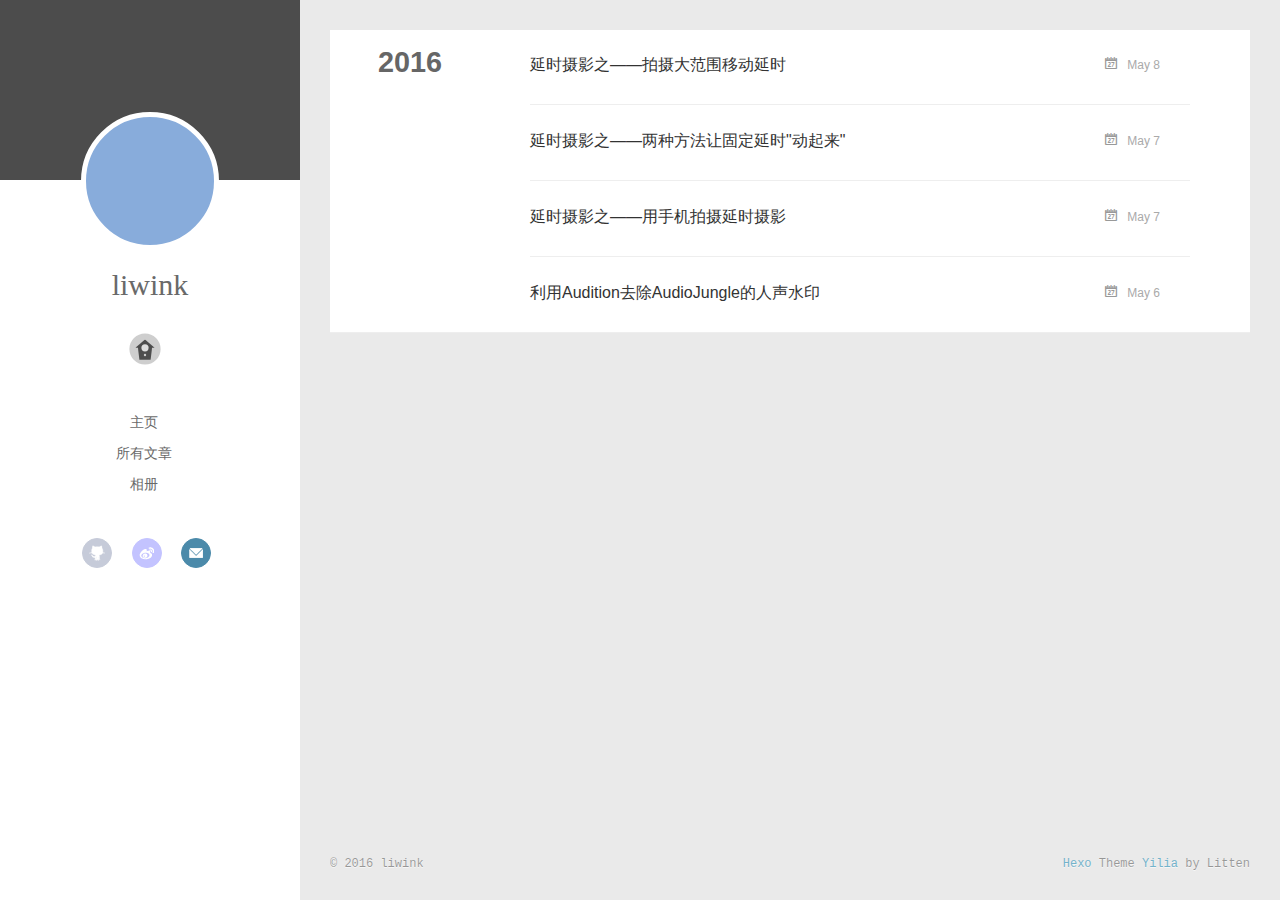
<file: archives/2016/05/index.html>
<!DOCTYPE html>
<html>
<head>
  <meta charset="utf-8">
  
  <meta http-equiv="X-UA-Compatible" content="IE=edge" >
  <title>Archives: 2016/5 | liwinking</title>
  <meta name="viewport" content="width=device-width, initial-scale=1, maximum-scale=1">
  <meta name="description">
<meta property="og:type" content="website">
<meta property="og:title" content="liwinking">
<meta property="og:url" content="http://yoursite.com/archives/2016/05/index.html">
<meta property="og:site_name" content="liwinking">
<meta property="og:description">
<meta name="twitter:card" content="summary">
<meta name="twitter:title" content="liwinking">
<meta name="twitter:description">
  
    <link rel="alternative" href="/atom.xml" title="liwinking" type="application/atom+xml">
  
  
    <link rel="icon" href="/touxiang.jpg">
  
  <link rel="stylesheet" href="/css/style.css">
</head>

<body>
  <div id="container">
    <div class="left-col">
    <div class="overlay"></div>
<div class="intrude-less">
	<header id="header" class="inner">
		<a href="/" class="profilepic">
			
			<img lazy-src="/touxiang.jpg" class="js-avatar">
			
		</a>

		<hgroup>
		  <h1 class="header-author"><a href="/">liwink</a></h1>
		</hgroup>

		

		
			<div class="switch-btn">
				<div class="icon">
					<div class="icon-ctn">
						<div class="icon-wrap icon-house" data-idx="0">
							<div class="birdhouse"></div>
							<div class="birdhouse_holes"></div>
						</div>
						<div class="icon-wrap icon-ribbon hide" data-idx="1">
							<div class="ribbon"></div>
						</div>
						
						<div class="icon-wrap icon-link hide" data-idx="2">
							<div class="loopback_l"></div>
							<div class="loopback_r"></div>
						</div>
						
						
						<div class="icon-wrap icon-me hide" data-idx="3">
							<div class="user"></div>
							<div class="shoulder"></div>
						</div>
						
					</div>
					
				</div>
				<div class="tips-box hide">
					<div class="tips-arrow"></div>
					<ul class="tips-inner">
						<li>菜单</li>
						<li>Tags</li>
						
						<li>友情链接</li>
						
						
						<li>A propos</li>
						
					</ul>
				</div>
			</div>
		

		<div class="switch-area">
			<div class="switch-wrap">
				<section class="switch-part switch-part1">
					<nav class="header-menu">
						<ul>
						
							<li><a href="/">主页</a></li>
				        
							<li><a href="/archives">所有文章</a></li>
				        
							<li><a href="/photo">相册</a></li>
				        
						</ul>
					</nav>
					<nav class="header-nav">
						<div class="social">
							
								<a class="github" target="_blank" href="#" title="github">github</a>
					        
								<a class="weibo" target="_blank" href="http://weibo.com/u/1768602700/home?wvr=5&c=spr_web_sq_kings_weibo_t001" title="weibo">weibo</a>
					        
								<a class="mail" target="_blank" href="#" title="mail">mail</a>
					        
						</div>
					</nav>
				</section>
				
				
				<section class="switch-part switch-part2">
					<div class="widget tagcloud" id="js-tagcloud">
						
					</div>
				</section>
				
				
				
				<section class="switch-part switch-part3">
					<div id="js-friends">
					
			          <a target="_blank" class="main-nav-link switch-friends-link" href="http://localhost:4000/">奥巴马的博客</a>
			        
			        </div>
				</section>
				

				
				
				<section class="switch-part switch-part4">
				
					<div id="js-aboutme">Liwinking</div>
				</section>
				
			</div>
		</div>
	</header>				
</div>

    </div>
    <div class="mid-col">
      <nav id="mobile-nav">
  	<div class="overlay">
  		<div class="slider-trigger"></div>
  		<h1 class="header-author js-mobile-header hide">liwink</h1>
  	</div>
	<div class="intrude-less">
		<header id="header" class="inner">
			<div class="profilepic">
			
				<img lazy-src="/touxiang.jpg" class="js-avatar">
			
			</div>
			<hgroup>
			  <h1 class="header-author">liwink</h1>
			</hgroup>
			
			<nav class="header-menu">
				<ul>
				
					<li><a href="/">主页</a></li>
		        
					<li><a href="/archives">所有文章</a></li>
		        
					<li><a href="/photo">相册</a></li>
		        
		        <div class="clearfix"></div>
				</ul>
			</nav>
			<nav class="header-nav">
				<div class="social">
					
						<a class="github" target="_blank" href="#" title="github">github</a>
			        
						<a class="weibo" target="_blank" href="http://weibo.com/u/1768602700/home?wvr=5&c=spr_web_sq_kings_weibo_t001" title="weibo">weibo</a>
			        
						<a class="mail" target="_blank" href="#" title="mail">mail</a>
			        
				</div>
			</nav>
		</header>				
	</div>
</nav>

      <div class="body-wrap">
  
  
    
    
      
      
      <section class="archives-wrap">
        <div class="archive-year-wrap">
          <a href="/archives/2016" class="archive-year">2016</a>
        </div>
        <div class="archives">
    
    <article class="archive-article archive-type-post">
  <div class="archive-article-inner">
    <header class="archive-article-header">
      	<div class="article-meta">
	      	<a href="/2016/05/08/2016-05-08-延时摄影之——拍摄大范围移动延时/" class="archive-article-date">
  	<time datetime="2016-05-08T00:37:03.000Z" itemprop="datePublished">May 8</time>
</a>
        </div>
    	 
  
    <h1 itemprop="name">
      <a class="archive-article-title" href="/2016/05/08/2016-05-08-延时摄影之——拍摄大范围移动延时/">延时摄影之——拍摄大范围移动延时</a>
    </h1>
  

        <div class="article-info info-on-right">
          
          

        </div>
        <div class="clearfix"></div>
    </header>
  </div>
</article>
  
    
    
    <article class="archive-article archive-type-post">
  <div class="archive-article-inner">
    <header class="archive-article-header">
      	<div class="article-meta">
	      	<a href="/2016/05/07/2016-05-07-延时摄影之——两种方法让固定延时动起来/" class="archive-article-date">
  	<time datetime="2016-05-07T04:12:42.000Z" itemprop="datePublished">May 7</time>
</a>
        </div>
    	 
  
    <h1 itemprop="name">
      <a class="archive-article-title" href="/2016/05/07/2016-05-07-延时摄影之——两种方法让固定延时动起来/">延时摄影之——两种方法让固定延时&quot;动起来&quot;</a>
    </h1>
  

        <div class="article-info info-on-right">
          
          

        </div>
        <div class="clearfix"></div>
    </header>
  </div>
</article>
  
    
    
    <article class="archive-article archive-type-post">
  <div class="archive-article-inner">
    <header class="archive-article-header">
      	<div class="article-meta">
	      	<a href="/2016/05/07/2016-05-07-延时摄影之——用手机拍摄延时摄影/" class="archive-article-date">
  	<time datetime="2016-05-07T03:14:49.000Z" itemprop="datePublished">May 7</time>
</a>
        </div>
    	 
  
    <h1 itemprop="name">
      <a class="archive-article-title" href="/2016/05/07/2016-05-07-延时摄影之——用手机拍摄延时摄影/">延时摄影之——用手机拍摄延时摄影</a>
    </h1>
  

        <div class="article-info info-on-right">
          
          

        </div>
        <div class="clearfix"></div>
    </header>
  </div>
</article>
  
    
    
    <article class="archive-article archive-type-post">
  <div class="archive-article-inner">
    <header class="archive-article-header">
      	<div class="article-meta">
	      	<a href="/2016/05/06/2016-05-06-利用Audition去除AudioJungle的人声水印/" class="archive-article-date">
  	<time datetime="2016-05-06T11:55:49.000Z" itemprop="datePublished">May 6</time>
</a>
        </div>
    	 
  
    <h1 itemprop="name">
      <a class="archive-article-title" href="/2016/05/06/2016-05-06-利用Audition去除AudioJungle的人声水印/">利用Audition去除AudioJungle的人声水印</a>
    </h1>
  

        <div class="article-info info-on-right">
          
          

        </div>
        <div class="clearfix"></div>
    </header>
  </div>
</article>
  
  
    </div></section>
  

    

</div>
      <footer id="footer">
  <div class="outer">
    <div id="footer-info">
    	<div class="footer-left">
    		&copy; 2016 liwink
    	</div>
      	<div class="footer-right">
      		<a href="http://hexo.io/" target="_blank">Hexo</a>  Theme <a href="https://github.com/litten/hexo-theme-yilia" target="_blank">Yilia</a> by Litten
      	</div>
    </div>
  </div>
</footer>
    </div>
    
  <link rel="stylesheet" href="/fancybox/jquery.fancybox.css">


<script>
	var yiliaConfig = {
		fancybox: true,
		mathjax: true,
		animate: true,
		isHome: false,
		isPost: false,
		isArchive: true,
		isTag: false,
		isCategory: false,
		open_in_new: false
	}
</script>
<script src="http://7.url.cn/edu/jslib/comb/require-2.1.6,jquery-1.9.1.min.js"></script>
<script src="/js/main.js"></script>






<script type="text/x-mathjax-config">
MathJax.Hub.Config({
    tex2jax: {
        inlineMath: [ ['$','$'], ["\\(","\\)"]  ],
        processEscapes: true,
        skipTags: ['script', 'noscript', 'style', 'textarea', 'pre', 'code']
    }
});

MathJax.Hub.Queue(function() {
    var all = MathJax.Hub.getAllJax(), i;
    for(i=0; i < all.length; i += 1) {
        all[i].SourceElement().parentNode.className += ' has-jax';                 
    }       
});
</script>

<script type="text/javascript" src="http://cdn.mathjax.org/mathjax/latest/MathJax.js?config=TeX-AMS-MML_HTMLorMML">
</script>


  </div>
</body>
</html>
</file>
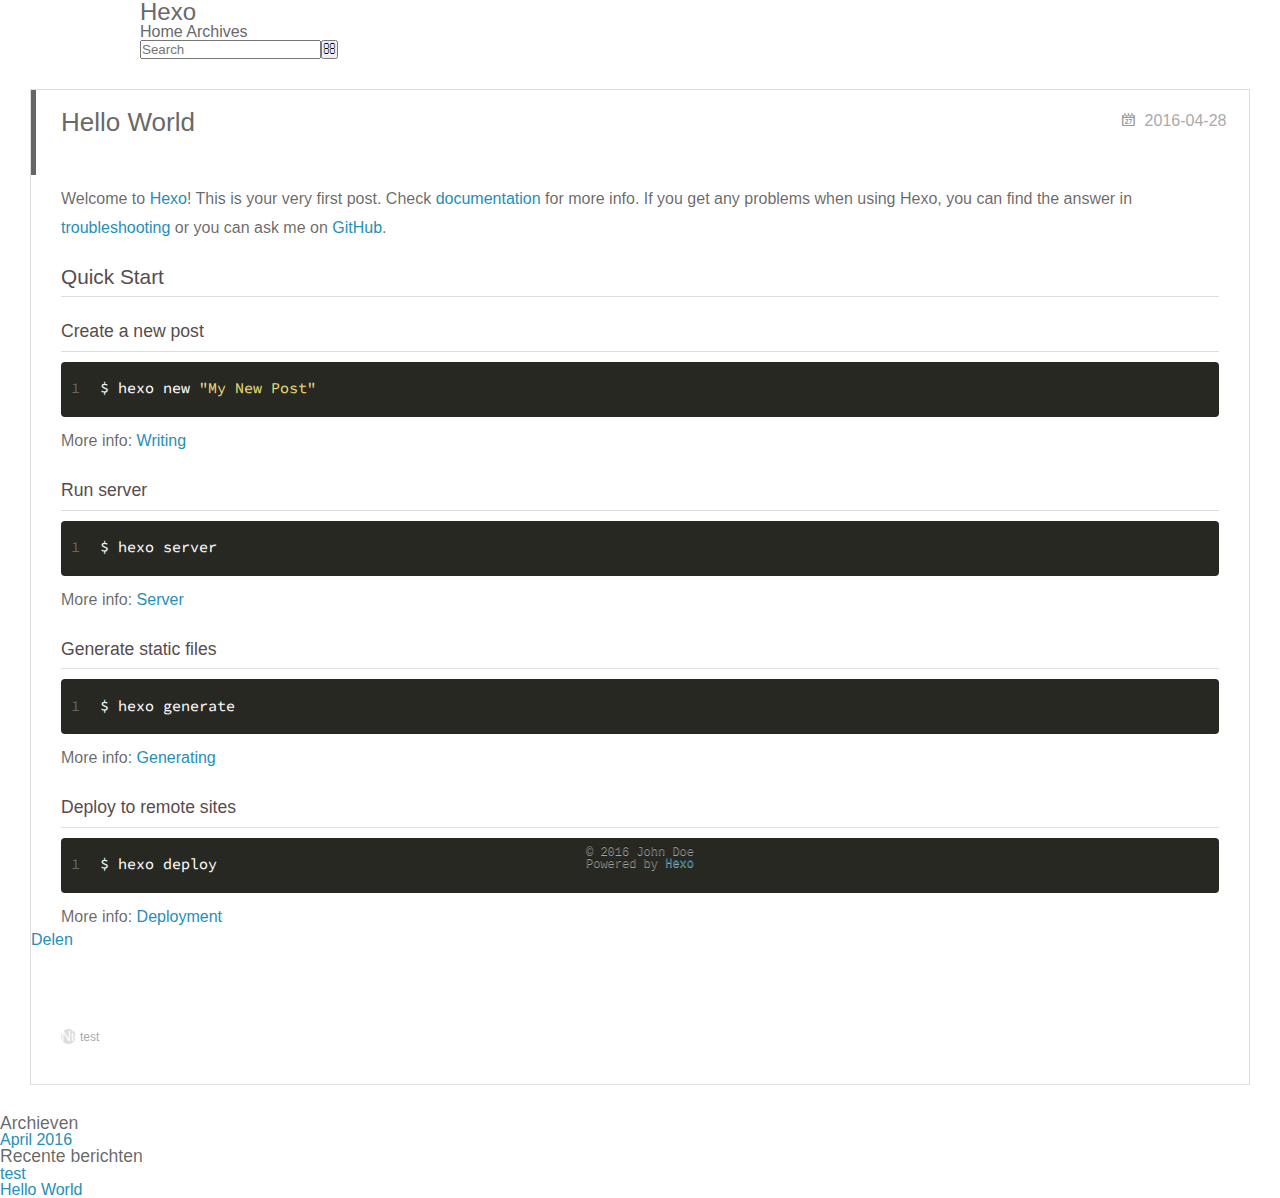
<file: 2016/04/28/hello-world/index.html>
<!DOCTYPE html>
<html>
<head>
  <meta charset="utf-8">
  
  <title>Hello World | Hexo</title>
  <meta name="viewport" content="width=device-width, initial-scale=1, maximum-scale=1">
  <meta name="description" content="Welcome to Hexo! This is your very first post. Check documentation for more info. If you get any problems when using Hexo, you can find the answer in troubleshooting or you can ask me on GitHub.
Quick">
<meta property="og:type" content="article">
<meta property="og:title" content="Hello World">
<meta property="og:url" content="http://yoursite.com/2016/04/28/hello-world/index.html">
<meta property="og:site_name" content="Hexo">
<meta property="og:description" content="Welcome to Hexo! This is your very first post. Check documentation for more info. If you get any problems when using Hexo, you can find the answer in troubleshooting or you can ask me on GitHub.
Quick">
<meta property="og:updated_time" content="2016-04-28T14:43:15.000Z">
<meta name="twitter:card" content="summary">
<meta name="twitter:title" content="Hello World">
<meta name="twitter:description" content="Welcome to Hexo! This is your very first post. Check documentation for more info. If you get any problems when using Hexo, you can find the answer in troubleshooting or you can ask me on GitHub.
Quick">
  
    <link rel="alternate" href="/atom.xml" title="Hexo" type="application/atom+xml">
  
  
    <link rel="icon" href="/favicon.png">
  
  
    <link href="//fonts.googleapis.com/css?family=Source+Code+Pro" rel="stylesheet" type="text/css">
  
  <link rel="stylesheet" href="/css/style.css">
  

</head>

<body>
  <div id="container">
    <div id="wrap">
      <header id="header">
  <div id="banner"></div>
  <div id="header-outer" class="outer">
    <div id="header-title" class="inner">
      <h1 id="logo-wrap">
        <a href="/" id="logo">Hexo</a>
      </h1>
      
    </div>
    <div id="header-inner" class="inner">
      <nav id="main-nav">
        <a id="main-nav-toggle" class="nav-icon"></a>
        
          <a class="main-nav-link" href="/">Home</a>
        
          <a class="main-nav-link" href="/archives">Archives</a>
        
      </nav>
      <nav id="sub-nav">
        
          <a id="nav-rss-link" class="nav-icon" href="/atom.xml" title="RSS Feed"></a>
        
        <a id="nav-search-btn" class="nav-icon" title="Zoeken"></a>
      </nav>
      <div id="search-form-wrap">
        <form action="//google.com/search" method="get" accept-charset="UTF-8" class="search-form"><input type="search" name="q" results="0" class="search-form-input" placeholder="Search"><button type="submit" class="search-form-submit">&#xF002;</button><input type="hidden" name="sitesearch" value="http://yoursite.com"></form>
      </div>
    </div>
  </div>
</header>
      <div class="outer">
        <section id="main"><article id="post-hello-world" class="article article-type-post" itemscope itemprop="blogPost">
  <div class="article-meta">
    <a href="/2016/04/28/hello-world/" class="article-date">
  <time datetime="2016-04-28T14:43:15.723Z" itemprop="datePublished">2016-04-28</time>
</a>
    
  </div>
  <div class="article-inner">
    
    
      <header class="article-header">
        
  
    <h1 class="article-title" itemprop="name">
      Hello World
    </h1>
  

      </header>
    
    <div class="article-entry" itemprop="articleBody">
      
        <p>Welcome to <a href="https://hexo.io/" target="_blank" rel="external">Hexo</a>! This is your very first post. Check <a href="https://hexo.io/docs/" target="_blank" rel="external">documentation</a> for more info. If you get any problems when using Hexo, you can find the answer in <a href="https://hexo.io/docs/troubleshooting.html" target="_blank" rel="external">troubleshooting</a> or you can ask me on <a href="https://github.com/hexojs/hexo/issues" target="_blank" rel="external">GitHub</a>.</p>
<h2 id="Quick-Start"><a href="#Quick-Start" class="headerlink" title="Quick Start"></a>Quick Start</h2><h3 id="Create-a-new-post"><a href="#Create-a-new-post" class="headerlink" title="Create a new post"></a>Create a new post</h3><figure class="highlight bash"><table><tr><td class="gutter"><pre><span class="line">1</span><br></pre></td><td class="code"><pre><span class="line">$ hexo new <span class="string">"My New Post"</span></span><br></pre></td></tr></table></figure>
<p>More info: <a href="https://hexo.io/docs/writing.html" target="_blank" rel="external">Writing</a></p>
<h3 id="Run-server"><a href="#Run-server" class="headerlink" title="Run server"></a>Run server</h3><figure class="highlight bash"><table><tr><td class="gutter"><pre><span class="line">1</span><br></pre></td><td class="code"><pre><span class="line">$ hexo server</span><br></pre></td></tr></table></figure>
<p>More info: <a href="https://hexo.io/docs/server.html" target="_blank" rel="external">Server</a></p>
<h3 id="Generate-static-files"><a href="#Generate-static-files" class="headerlink" title="Generate static files"></a>Generate static files</h3><figure class="highlight bash"><table><tr><td class="gutter"><pre><span class="line">1</span><br></pre></td><td class="code"><pre><span class="line">$ hexo generate</span><br></pre></td></tr></table></figure>
<p>More info: <a href="https://hexo.io/docs/generating.html" target="_blank" rel="external">Generating</a></p>
<h3 id="Deploy-to-remote-sites"><a href="#Deploy-to-remote-sites" class="headerlink" title="Deploy to remote sites"></a>Deploy to remote sites</h3><figure class="highlight bash"><table><tr><td class="gutter"><pre><span class="line">1</span><br></pre></td><td class="code"><pre><span class="line">$ hexo deploy</span><br></pre></td></tr></table></figure>
<p>More info: <a href="https://hexo.io/docs/deployment.html" target="_blank" rel="external">Deployment</a></p>

      
    </div>
    <footer class="article-footer">
      <a data-url="http://yoursite.com/2016/04/28/hello-world/" data-id="cinlaqe8o0000eell0xce2sms" class="article-share-link">Delen</a>
      
      
    </footer>
  </div>
  
    
<nav id="article-nav">
  
    <a href="/2016/04/29/test/" id="article-nav-newer" class="article-nav-link-wrap">
      <strong class="article-nav-caption">Nieuwer</strong>
      <div class="article-nav-title">
        
          test
        
      </div>
    </a>
  
  
</nav>

  
</article>

</section>
        
          <aside id="sidebar">
  
    

  
    

  
    
  
    
  <div class="widget-wrap">
    <h3 class="widget-title">Archieven</h3>
    <div class="widget">
      <ul class="archive-list"><li class="archive-list-item"><a class="archive-list-link" href="/archives/2016/04/">April 2016</a></li></ul>
    </div>
  </div>


  
    
  <div class="widget-wrap">
    <h3 class="widget-title">Recente berichten</h3>
    <div class="widget">
      <ul>
        
          <li>
            <a href="/2016/04/29/test/">test</a>
          </li>
        
          <li>
            <a href="/2016/04/28/hello-world/">Hello World</a>
          </li>
        
      </ul>
    </div>
  </div>

  
</aside>
        
      </div>
      <footer id="footer">
  
  <div class="outer">
    <div id="footer-info" class="inner">
      &copy; 2016 John Doe<br>
      Powered by <a href="http://hexo.io/" target="_blank">Hexo</a>
    </div>
  </div>
</footer>
    </div>
    <nav id="mobile-nav">
  
    <a href="/" class="mobile-nav-link">Home</a>
  
    <a href="/archives" class="mobile-nav-link">Archives</a>
  
</nav>
    

<script src="//ajax.googleapis.com/ajax/libs/jquery/2.0.3/jquery.min.js"></script>


  <link rel="stylesheet" href="/fancybox/jquery.fancybox.css">
  <script src="/fancybox/jquery.fancybox.pack.js"></script>


<script src="/js/script.js"></script>

  </div>
</body>
</html>
</file>
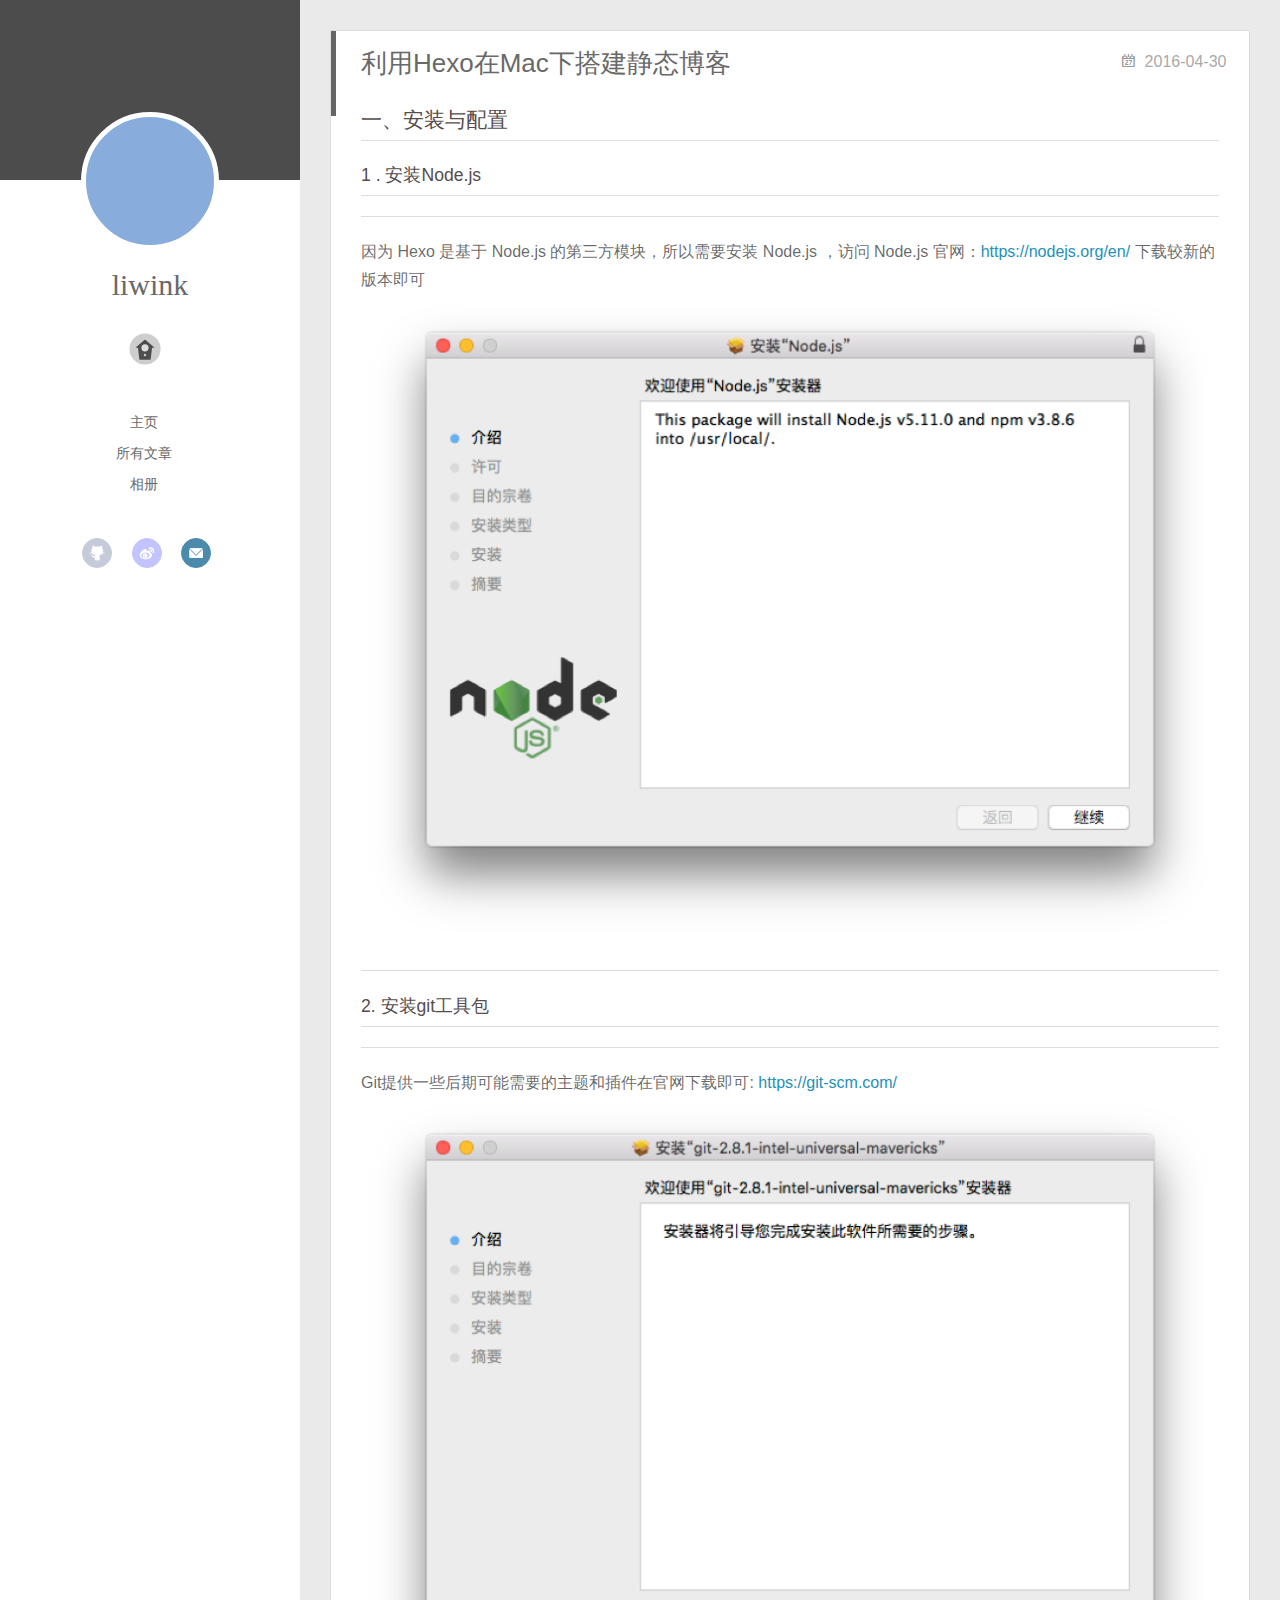
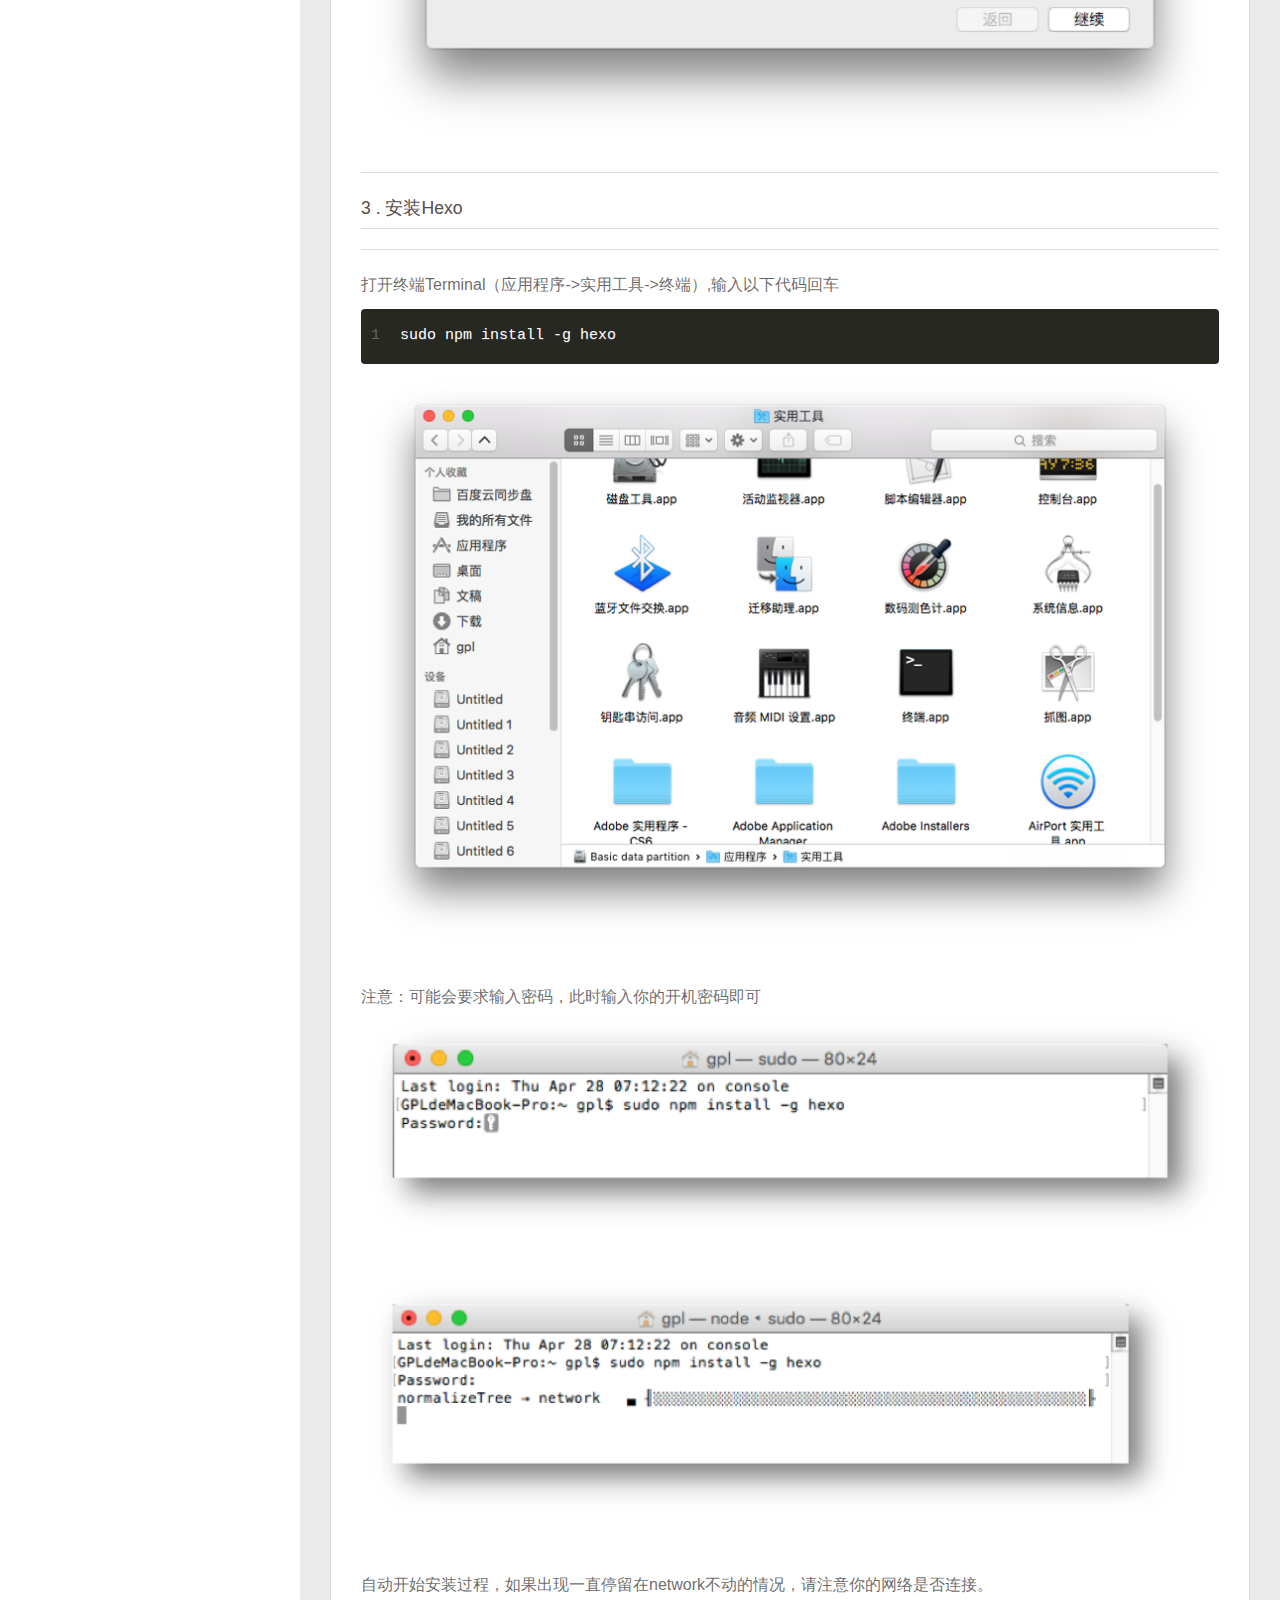
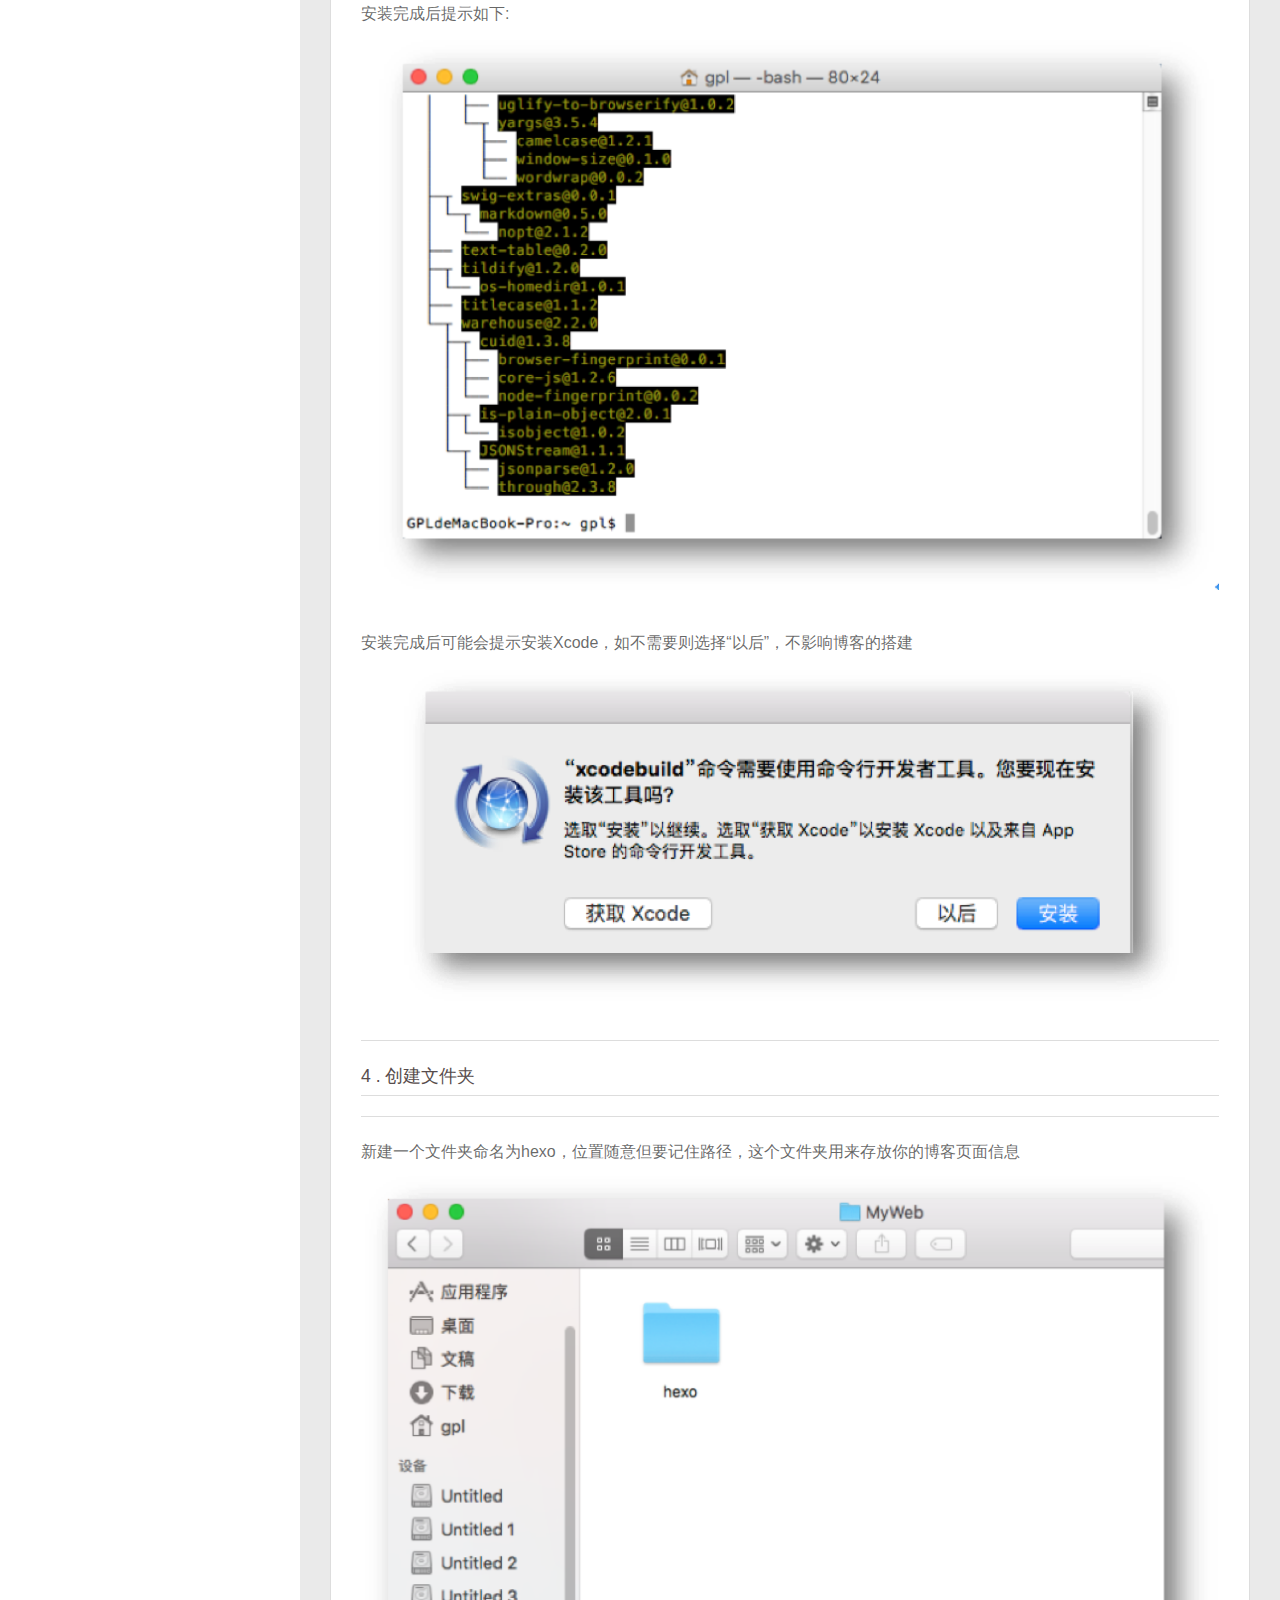
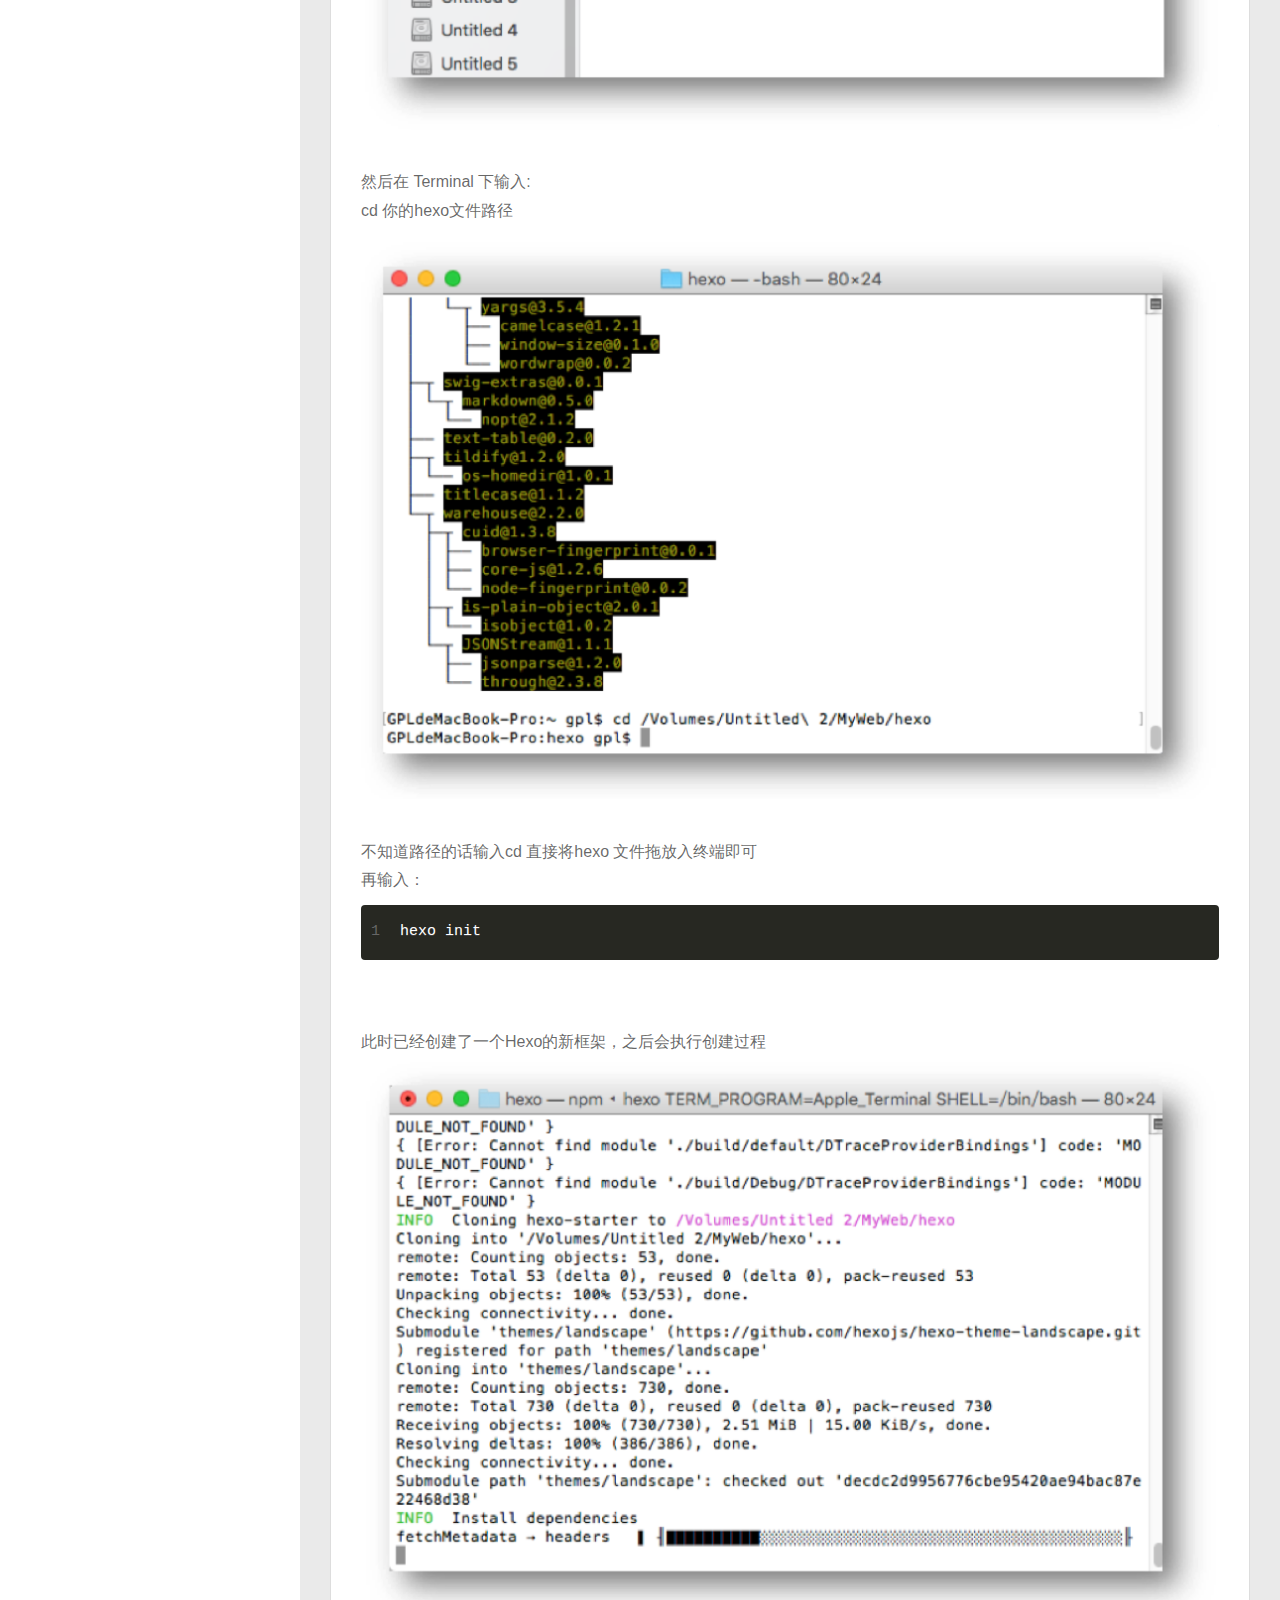
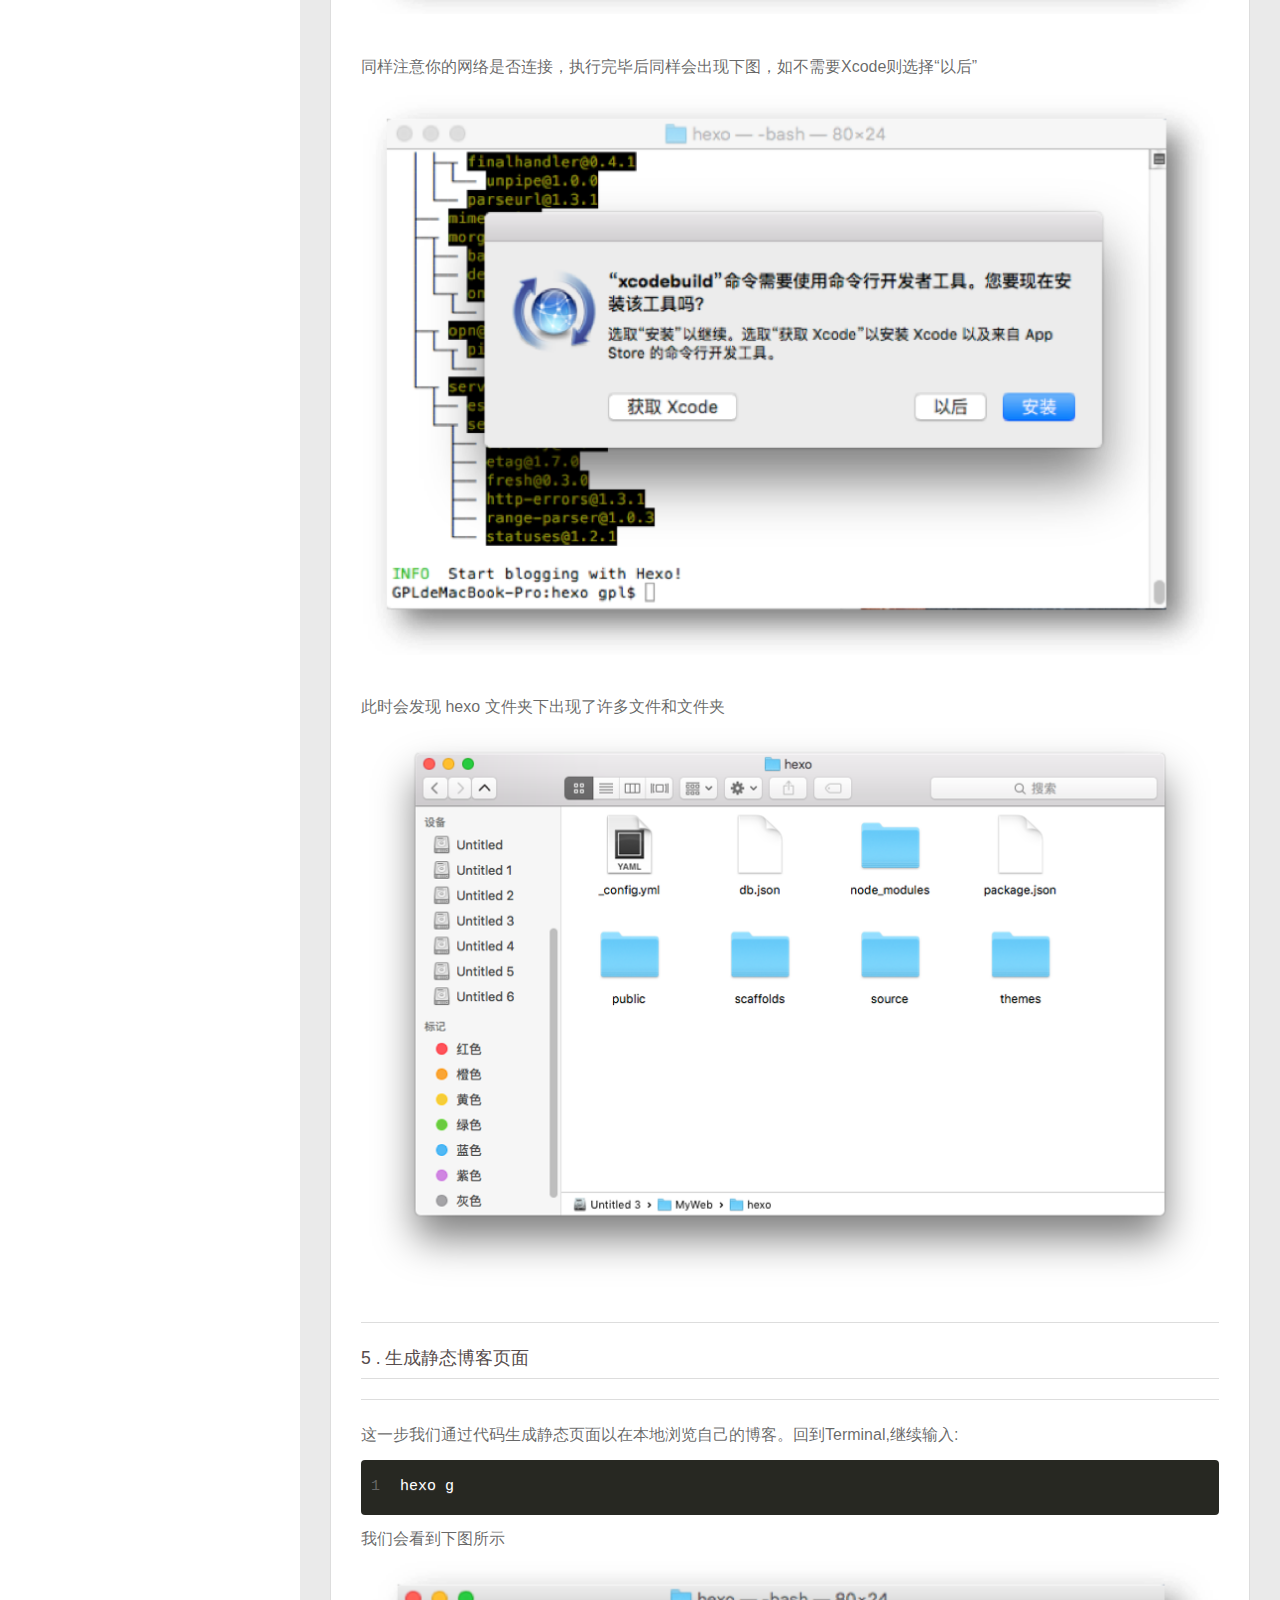
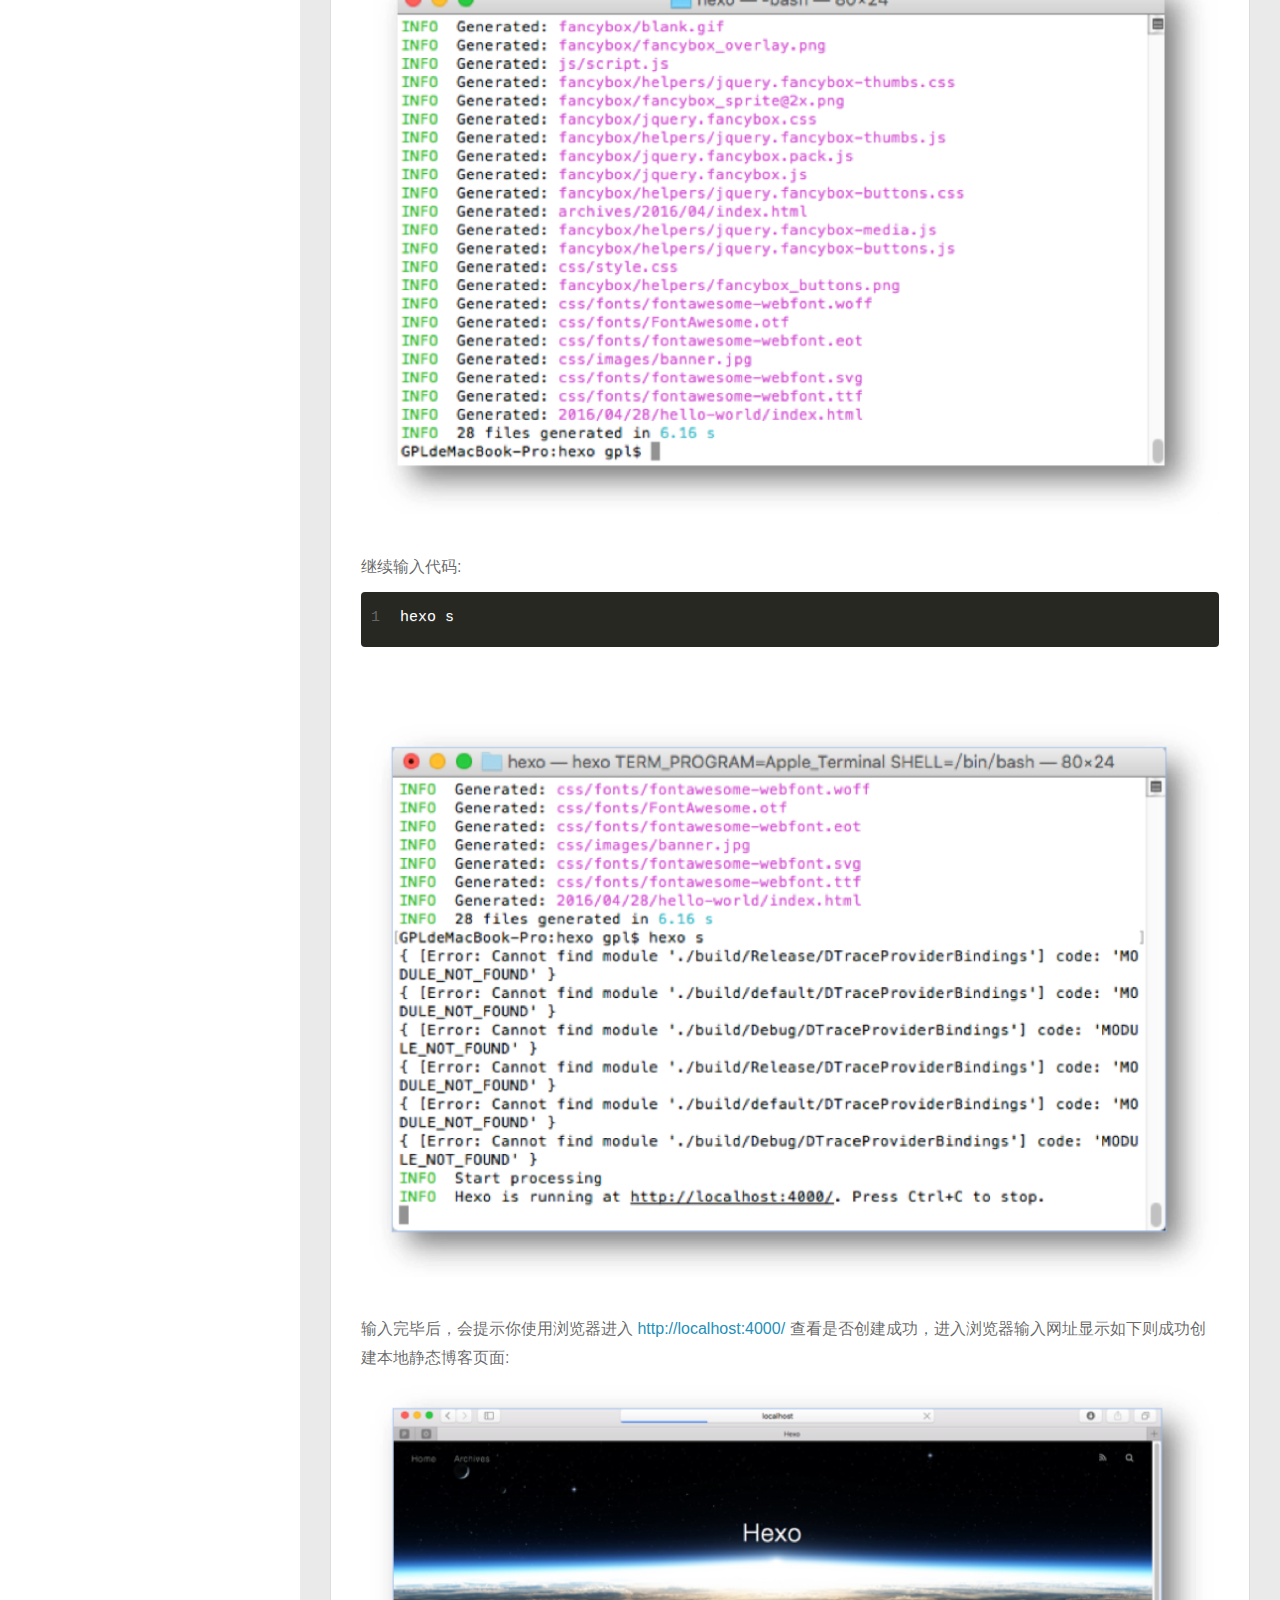
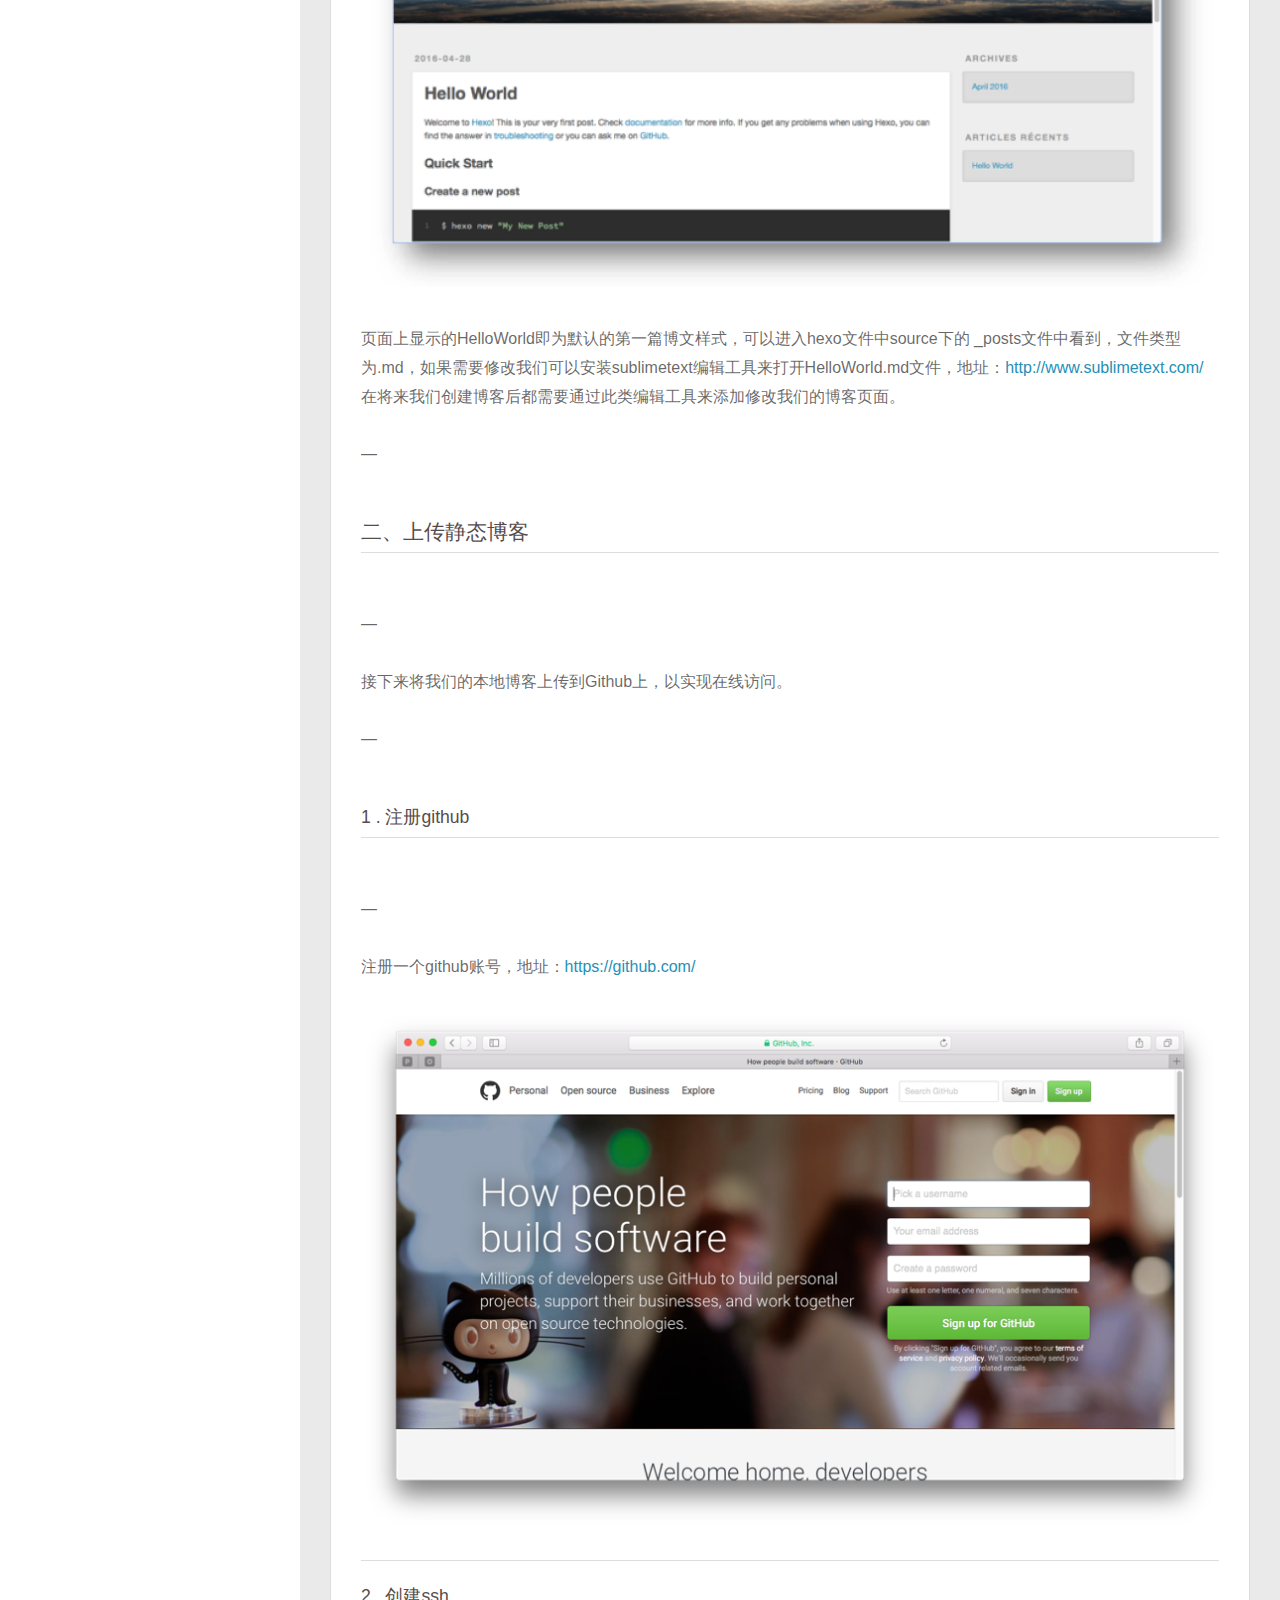
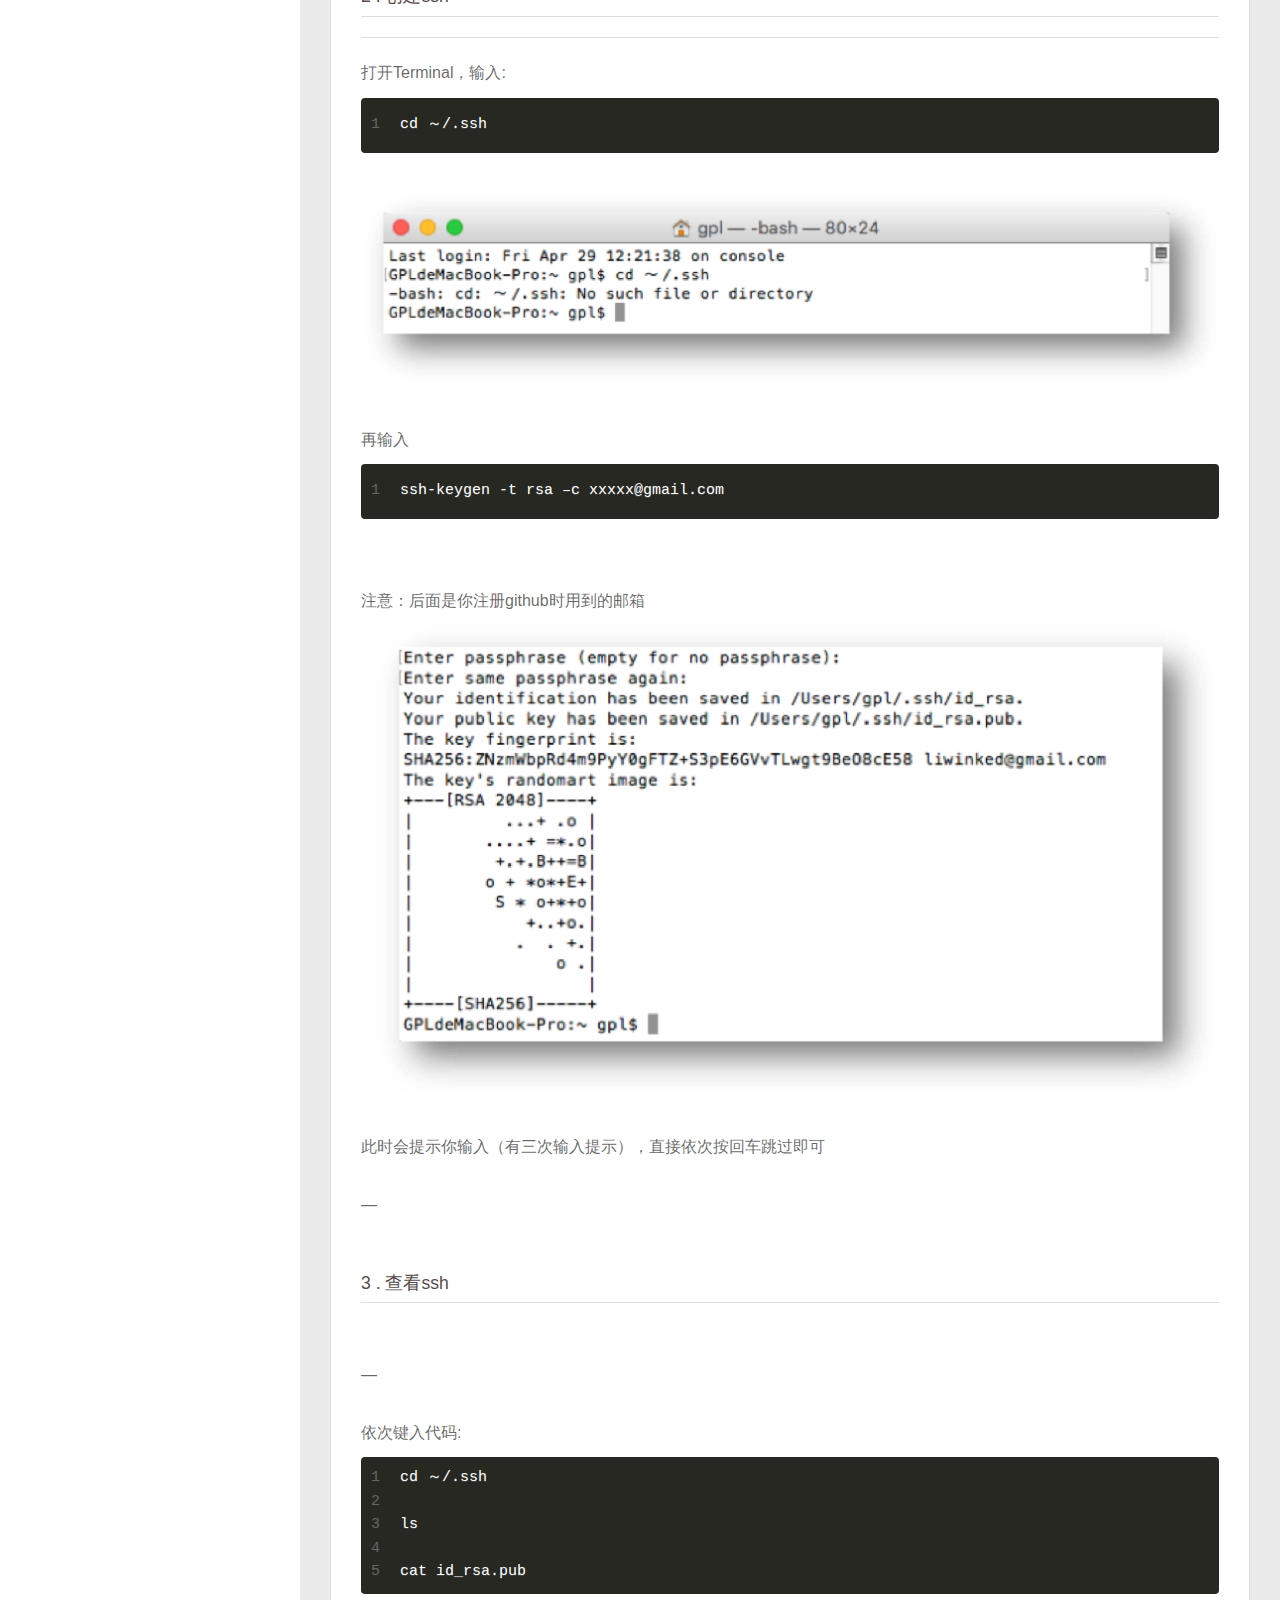
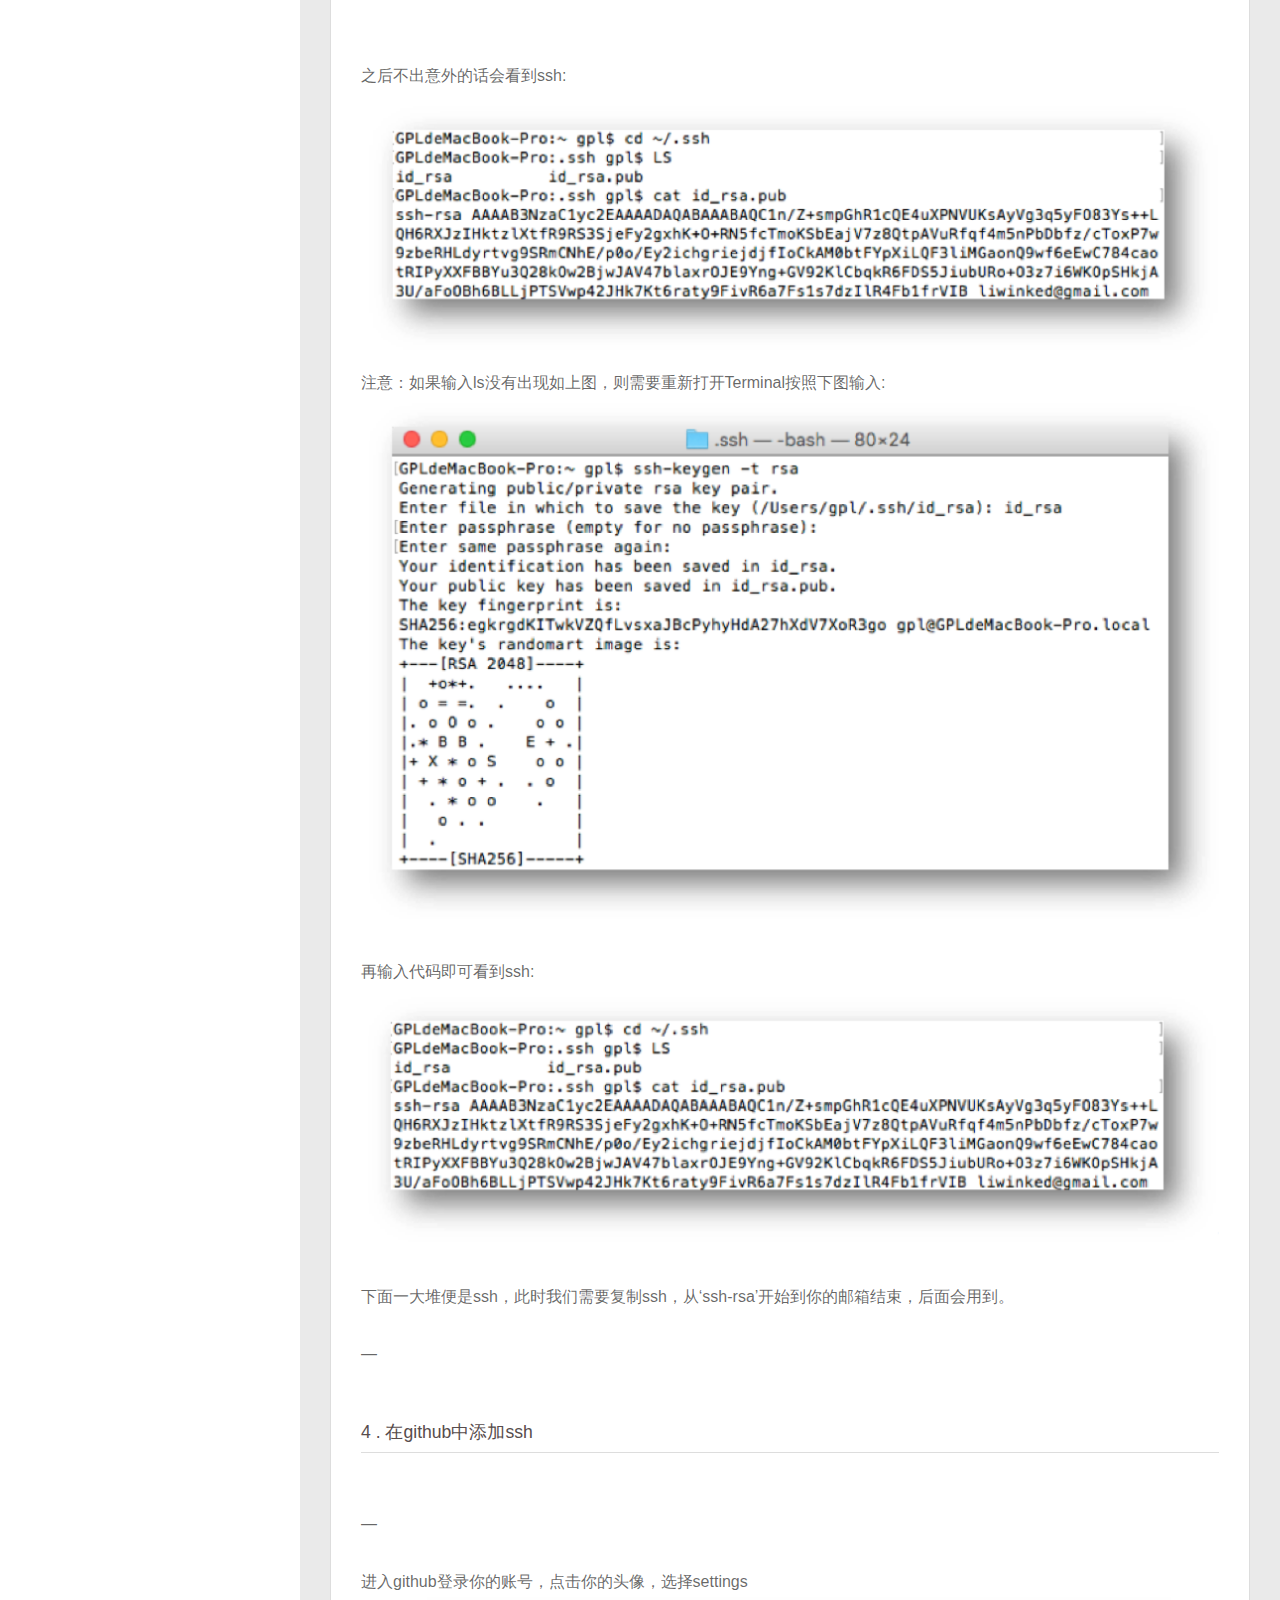
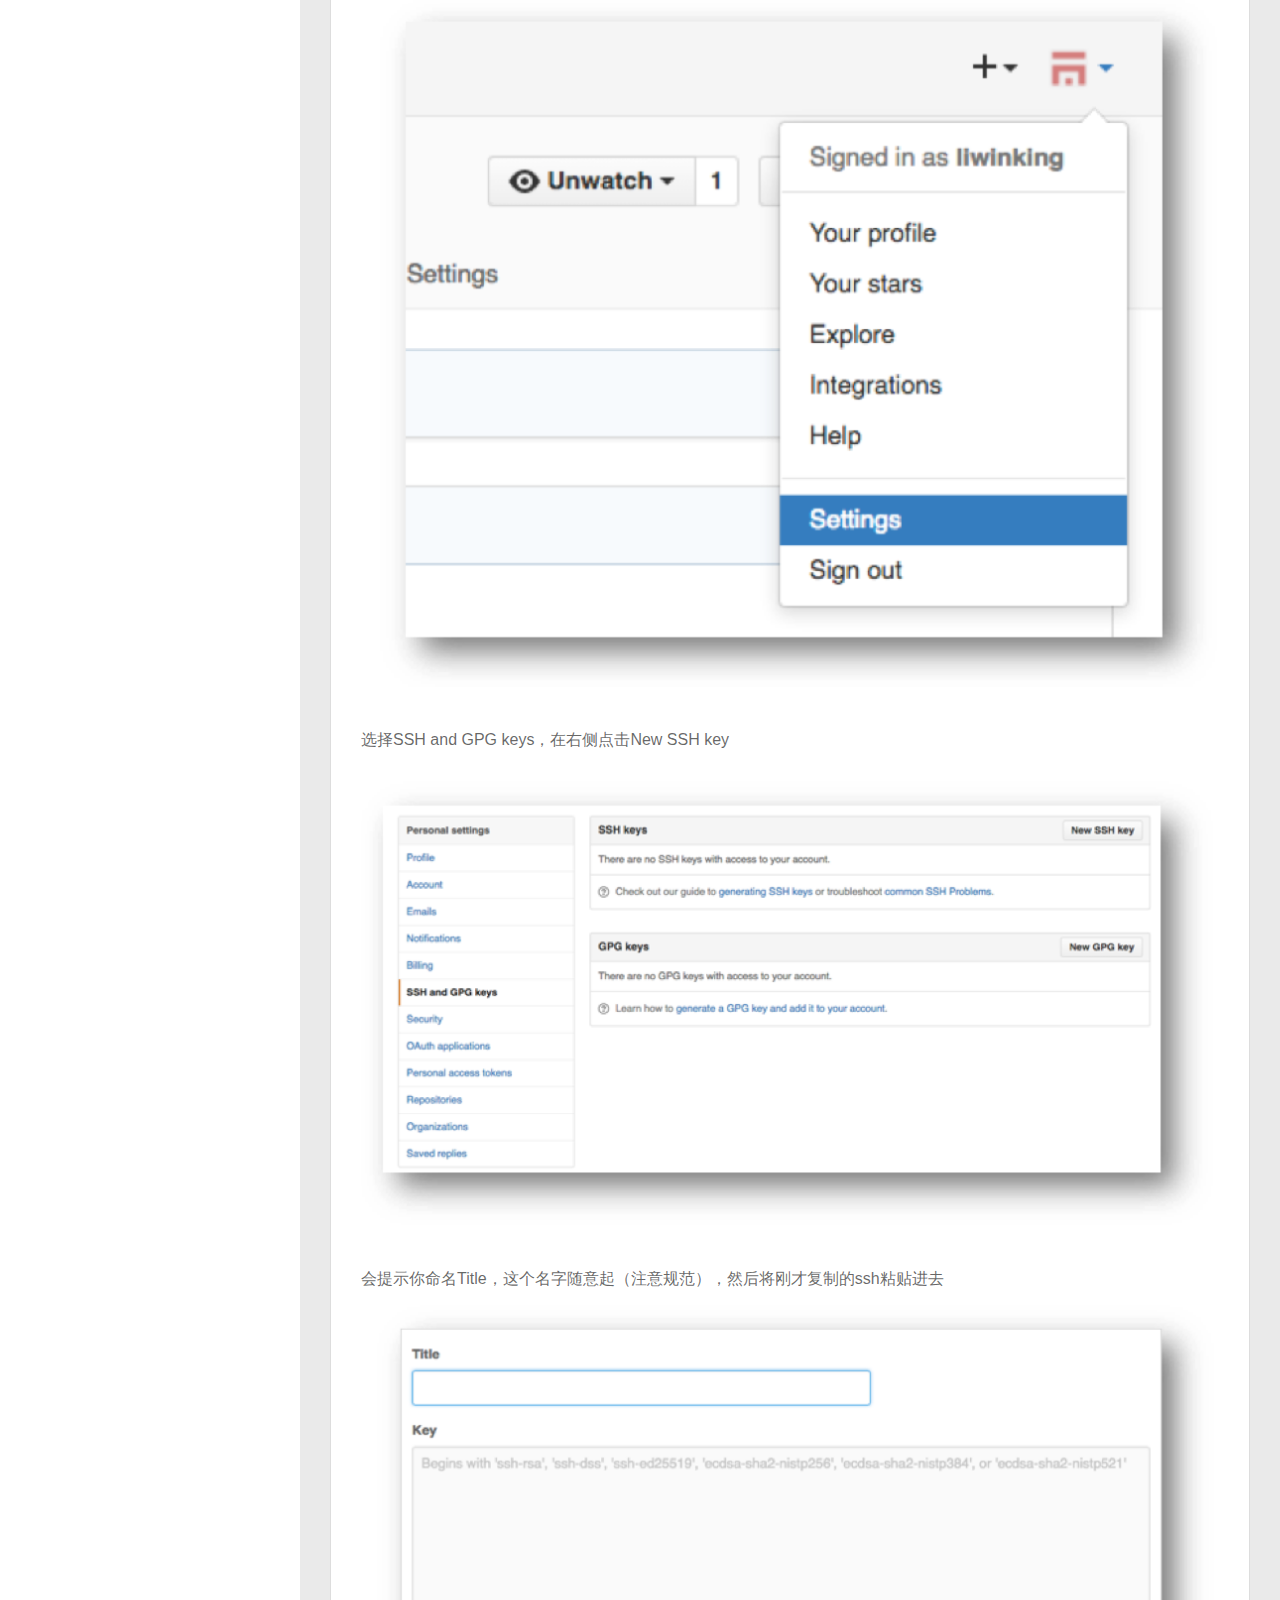
<file: 2016/04/30/2016-04-30-利用Hexo在Mac下搭建静态博客/index.html>
<!DOCTYPE html>
<html>
<head>
  <meta charset="utf-8">
  
  <meta http-equiv="X-UA-Compatible" content="IE=edge" >
  <title>利用Hexo在Mac下搭建静态博客 | liwinking</title>
  <meta name="viewport" content="width=device-width, initial-scale=1, maximum-scale=1">
  <meta name="description" content="&amp;#x4E00;&amp;#x3001;&amp;#x5B89;&amp;#x88C5;&amp;#x4E0E;&amp;#x914D;&amp;#x7F6E;">
<meta property="og:type" content="article">
<meta property="og:title" content="利用Hexo在Mac下搭建静态博客">
<meta property="og:url" content="http://yoursite.com/2016/04/30/2016-04-30-利用Hexo在Mac下搭建静态博客/index.html">
<meta property="og:site_name" content="liwinking">
<meta property="og:description" content="&amp;#x4E00;&amp;#x3001;&amp;#x5B89;&amp;#x88C5;&amp;#x4E0E;&amp;#x914D;&amp;#x7F6E;">
<meta property="og:image" content="https://liwinking.github.io/img/20160430/1.png">
<meta property="og:image" content="https://liwinking.github.io/img/20160430/2.png">
<meta property="og:image" content="https://liwinking.github.io/img/20160430/3.png">
<meta property="og:image" content="https://liwinking.github.io/img/20160430/4.png">
<meta property="og:image" content="https://liwinking.github.io/img/20160430/5.png">
<meta property="og:image" content="https://liwinking.github.io/img/20160430/6.png">
<meta property="og:image" content="https://liwinking.github.io/img/20160430/7.png">
<meta property="og:image" content="https://liwinking.github.io/img/20160430/8.png">
<meta property="og:image" content="https://liwinking.github.io/img/20160430/9.png">
<meta property="og:image" content="https://liwinking.github.io/img/20160430/10.png">
<meta property="og:image" content="https://liwinking.github.io/img/20160430/11.png">
<meta property="og:image" content="https://liwinking.github.io/img/20160430/12.png">
<meta property="og:image" content="https://liwinking.github.io/img/20160430/13.png">
<meta property="og:image" content="https://liwinking.github.io/img/20160430/14.png">
<meta property="og:image" content="https://liwinking.github.io/img/20160430/15.png">
<meta property="og:image" content="https://liwinking.github.io/img/20160430/16.png">
<meta property="og:image" content="https://liwinking.github.io/img/20160430/17.png">
<meta property="og:image" content="https://liwinking.github.io/img/20160430/18.png">
<meta property="og:image" content="https://liwinking.github.io/img/20160430/19.png">
<meta property="og:image" content="https://liwinking.github.io/img/20160430/20.png">
<meta property="og:image" content="https://liwinking.github.io/img/20160430/21.png">
<meta property="og:image" content="https://liwinking.github.io/img/20160430/22.png">
<meta property="og:image" content="https://liwinking.github.io/img/20160430/23.png">
<meta property="og:image" content="https://liwinking.github.io/img/20160430/24.png">
<meta property="og:image" content="https://liwinking.github.io/img/20160430/25.png">
<meta property="og:image" content="https://liwinking.github.io/img/20160430/26.png">
<meta property="og:image" content="https://liwinking.github.io/img/20160430/27.png">
<meta property="og:image" content="https://liwinking.github.io/img/20160430/28.png">
<meta property="og:image" content="https://liwinking.github.io/img/20160430/29.png">
<meta property="og:image" content="https://liwinking.github.io/img/20160430/30.png">
<meta property="og:image" content="https://liwinking.github.io/img/20160430/31.png">
<meta property="og:image" content="https://liwinking.github.io/img/20160430/32.png">
<meta property="og:image" content="https://liwinking.github.io/img/20160430/33.png">
<meta property="og:image" content="https://liwinking.github.io/img/20160430/34.png">
<meta property="og:updated_time" content="2016-05-07T12:57:48.000Z">
<meta name="twitter:card" content="summary">
<meta name="twitter:title" content="利用Hexo在Mac下搭建静态博客">
<meta name="twitter:description" content="&amp;#x4E00;&amp;#x3001;&amp;#x5B89;&amp;#x88C5;&amp;#x4E0E;&amp;#x914D;&amp;#x7F6E;">
<meta name="twitter:image" content="https://liwinking.github.io/img/20160430/1.png">
  
    <link rel="alternative" href="/atom.xml" title="liwinking" type="application/atom+xml">
  
  
    <link rel="icon" href="/touxiang.jpg">
  
  <link rel="stylesheet" href="/css/style.css">
</head>

<body>
  <div id="container">
    <div class="left-col">
    <div class="overlay"></div>
<div class="intrude-less">
	<header id="header" class="inner">
		<a href="/" class="profilepic">
			
			<img lazy-src="/touxiang.jpg" class="js-avatar">
			
		</a>

		<hgroup>
		  <h1 class="header-author"><a href="/">liwink</a></h1>
		</hgroup>

		

		
			<div class="switch-btn">
				<div class="icon">
					<div class="icon-ctn">
						<div class="icon-wrap icon-house" data-idx="0">
							<div class="birdhouse"></div>
							<div class="birdhouse_holes"></div>
						</div>
						<div class="icon-wrap icon-ribbon hide" data-idx="1">
							<div class="ribbon"></div>
						</div>
						
						<div class="icon-wrap icon-link hide" data-idx="2">
							<div class="loopback_l"></div>
							<div class="loopback_r"></div>
						</div>
						
						
						<div class="icon-wrap icon-me hide" data-idx="3">
							<div class="user"></div>
							<div class="shoulder"></div>
						</div>
						
					</div>
					
				</div>
				<div class="tips-box hide">
					<div class="tips-arrow"></div>
					<ul class="tips-inner">
						<li>菜单</li>
						<li>Tags</li>
						
						<li>友情链接</li>
						
						
						<li>A propos</li>
						
					</ul>
				</div>
			</div>
		

		<div class="switch-area">
			<div class="switch-wrap">
				<section class="switch-part switch-part1">
					<nav class="header-menu">
						<ul>
						
							<li><a href="/">主页</a></li>
				        
							<li><a href="/archives">所有文章</a></li>
				        
							<li><a href="/photo">相册</a></li>
				        
						</ul>
					</nav>
					<nav class="header-nav">
						<div class="social">
							
								<a class="github" target="_blank" href="#" title="github">github</a>
					        
								<a class="weibo" target="_blank" href="http://weibo.com/u/1768602700/home?wvr=5&c=spr_web_sq_kings_weibo_t001" title="weibo">weibo</a>
					        
								<a class="mail" target="_blank" href="#" title="mail">mail</a>
					        
						</div>
					</nav>
				</section>
				
				
				<section class="switch-part switch-part2">
					<div class="widget tagcloud" id="js-tagcloud">
						
					</div>
				</section>
				
				
				
				<section class="switch-part switch-part3">
					<div id="js-friends">
					
			          <a target="_blank" class="main-nav-link switch-friends-link" href="http://localhost:4000/">奥巴马的博客</a>
			        
			        </div>
				</section>
				

				
				
				<section class="switch-part switch-part4">
				
					<div id="js-aboutme">Liwinking</div>
				</section>
				
			</div>
		</div>
	</header>				
</div>

    </div>
    <div class="mid-col">
      <nav id="mobile-nav">
  	<div class="overlay">
  		<div class="slider-trigger"></div>
  		<h1 class="header-author js-mobile-header hide">liwink</h1>
  	</div>
	<div class="intrude-less">
		<header id="header" class="inner">
			<div class="profilepic">
			
				<img lazy-src="/touxiang.jpg" class="js-avatar">
			
			</div>
			<hgroup>
			  <h1 class="header-author">liwink</h1>
			</hgroup>
			
			<nav class="header-menu">
				<ul>
				
					<li><a href="/">主页</a></li>
		        
					<li><a href="/archives">所有文章</a></li>
		        
					<li><a href="/photo">相册</a></li>
		        
		        <div class="clearfix"></div>
				</ul>
			</nav>
			<nav class="header-nav">
				<div class="social">
					
						<a class="github" target="_blank" href="#" title="github">github</a>
			        
						<a class="weibo" target="_blank" href="http://weibo.com/u/1768602700/home?wvr=5&c=spr_web_sq_kings_weibo_t001" title="weibo">weibo</a>
			        
						<a class="mail" target="_blank" href="#" title="mail">mail</a>
			        
				</div>
			</nav>
		</header>				
	</div>
</nav>

      <div class="body-wrap"><article id="post-2016-04-30-利用Hexo在Mac下搭建静态博客" class="article article-type-post" itemscope itemprop="blogPost">
  
    <div class="article-meta">
      <a href="/2016/04/30/2016-04-30-利用Hexo在Mac下搭建静态博客/" class="article-date">
  	<time datetime="2016-04-30T00:47:30.000Z" itemprop="datePublished">2016-04-30</time>
</a>
    </div>
  
  <div class="article-inner">
    
      <input type="hidden" class="isFancy" />
    
    
      <header class="article-header">
        
  
    <h1 class="article-title" itemprop="name">
      利用Hexo在Mac下搭建静态博客
    </h1>
  

      </header>
      
      <div class="article-info article-info-post">
        
        

        <div class="clearfix"></div>
      </div>
      
    
    <div class="article-entry" itemprop="articleBody">
      
        <h2>&#x4E00;&#x3001;&#x5B89;&#x88C5;&#x4E0E;&#x914D;&#x7F6E;</h2>

<a id="more"></a>
<h3>1 . &#x5B89;&#x88C5;Node.js</h3>

<hr>
<p>&#x56E0;&#x4E3A; Hexo &#x662F;&#x57FA;&#x4E8E; Node.js &#x7684;&#x7B2C;&#x4E09;&#x65B9;&#x6A21;&#x5757;&#xFF0C;&#x6240;&#x4EE5;&#x9700;&#x8981;&#x5B89;&#x88C5; Node.js &#xFF0C;&#x8BBF;&#x95EE; Node.js &#x5B98;&#x7F51;&#xFF1A;<a href="https://nodejs.org/en/" target="_blank" rel="external">https://nodejs.org/en/</a> &#x4E0B;&#x8F7D;&#x8F83;&#x65B0;&#x7684;&#x7248;&#x672C;&#x5373;&#x53EF;</p>
<center><img src="https://liwinking.github.io/img/20160430/1.png" alt=""></center>

<hr>
<h3> 2. &#x5B89;&#x88C5;git&#x5DE5;&#x5177;&#x5305;</h3>

<hr>
<p>Git&#x63D0;&#x4F9B;&#x4E00;&#x4E9B;&#x540E;&#x671F;&#x53EF;&#x80FD;&#x9700;&#x8981;&#x7684;&#x4E3B;&#x9898;&#x548C;&#x63D2;&#x4EF6;&#x5728;&#x5B98;&#x7F51;&#x4E0B;&#x8F7D;&#x5373;&#x53EF;: <a href="https://git-scm.com/" target="_blank" rel="external">https://git-scm.com/</a> </p>
<center><img src="https://liwinking.github.io/img/20160430/2.png" alt=""></center>

<hr>
<h3>3 . &#x5B89;&#x88C5;Hexo</h3>

<hr>
<p>&#x6253;&#x5F00;&#x7EC8;&#x7AEF;Terminal&#xFF08;&#x5E94;&#x7528;&#x7A0B;&#x5E8F;-&gt;&#x5B9E;&#x7528;&#x5DE5;&#x5177;-&gt;&#x7EC8;&#x7AEF;&#xFF09;,&#x8F93;&#x5165;&#x4EE5;&#x4E0B;&#x4EE3;&#x7801;&#x56DE;&#x8F66;<br><figure class="highlight python"><table><tr><td class="gutter"><pre><span class="line">1</span><br></pre></td><td class="code"><pre><span class="line">sudo npm install -g hexo</span><br></pre></td></tr></table></figure></p>
<center><img src="https://liwinking.github.io/img/20160430/3.png" alt=""></center><br>&#x6CE8;&#x610F;&#xFF1A;&#x53EF;&#x80FD;&#x4F1A;&#x8981;&#x6C42;&#x8F93;&#x5165;&#x5BC6;&#x7801;&#xFF0C;&#x6B64;&#x65F6;&#x8F93;&#x5165;&#x4F60;&#x7684;&#x5F00;&#x673A;&#x5BC6;&#x7801;&#x5373;&#x53EF;<br><center><img src="https://liwinking.github.io/img/20160430/4.png" alt=""></center><br><center><img src="https://liwinking.github.io/img/20160430/5.png" alt=""></center><br>&#x81EA;&#x52A8;&#x5F00;&#x59CB;&#x5B89;&#x88C5;&#x8FC7;&#x7A0B;&#xFF0C;&#x5982;&#x679C;&#x51FA;&#x73B0;&#x4E00;&#x76F4;&#x505C;&#x7559;&#x5728;network&#x4E0D;&#x52A8;&#x7684;&#x60C5;&#x51B5;&#xFF0C;&#x8BF7;&#x6CE8;&#x610F;&#x4F60;&#x7684;&#x7F51;&#x7EDC;&#x662F;&#x5426;&#x8FDE;&#x63A5;&#x3002;<br>&#x5B89;&#x88C5;&#x5B8C;&#x6210;&#x540E;&#x63D0;&#x793A;&#x5982;&#x4E0B;:<br><center><img src="https://liwinking.github.io/img/20160430/6.png" alt=""></center><br>&#x5B89;&#x88C5;&#x5B8C;&#x6210;&#x540E;&#x53EF;&#x80FD;&#x4F1A;&#x63D0;&#x793A;&#x5B89;&#x88C5;Xcode&#xFF0C;&#x5982;&#x4E0D;&#x9700;&#x8981;&#x5219;&#x9009;&#x62E9;&#x201C;&#x4EE5;&#x540E;&#x201D;&#xFF0C;&#x4E0D;&#x5F71;&#x54CD;&#x535A;&#x5BA2;&#x7684;&#x642D;&#x5EFA;<br><center><img src="https://liwinking.github.io/img/20160430/7.png" alt=""></center>

<hr>
<h3>4 . &#x521B;&#x5EFA;&#x6587;&#x4EF6;&#x5939;</h3>

<hr>
<p>&#x65B0;&#x5EFA;&#x4E00;&#x4E2A;&#x6587;&#x4EF6;&#x5939;&#x547D;&#x540D;&#x4E3A;hexo&#xFF0C;&#x4F4D;&#x7F6E;&#x968F;&#x610F;&#x4F46;&#x8981;&#x8BB0;&#x4F4F;&#x8DEF;&#x5F84;&#xFF0C;&#x8FD9;&#x4E2A;&#x6587;&#x4EF6;&#x5939;&#x7528;&#x6765;&#x5B58;&#x653E;&#x4F60;&#x7684;&#x535A;&#x5BA2;&#x9875;&#x9762;&#x4FE1;&#x606F;</p>
<center><img src="https://liwinking.github.io/img/20160430/8.png" alt=""></center><br>&#x7136;&#x540E;&#x5728; Terminal &#x4E0B;&#x8F93;&#x5165;:<br>cd &#x4F60;&#x7684;hexo&#x6587;&#x4EF6;&#x8DEF;&#x5F84;<br><center><img src="https://liwinking.github.io/img/20160430/9.png" alt=""></center><br>&#x4E0D;&#x77E5;&#x9053;&#x8DEF;&#x5F84;&#x7684;&#x8BDD;&#x8F93;&#x5165;cd &#x76F4;&#x63A5;&#x5C06;hexo &#x6587;&#x4EF6;&#x62D6;&#x653E;&#x5165;&#x7EC8;&#x7AEF;&#x5373;&#x53EF;<br>&#x518D;&#x8F93;&#x5165;&#xFF1A;<br><figure class="highlight plain"><table><tr><td class="gutter"><pre><span class="line">1</span><br></pre></td><td class="code"><pre><span class="line">hexo init</span><br></pre></td></tr></table></figure><br><br>&#x6B64;&#x65F6;&#x5DF2;&#x7ECF;&#x521B;&#x5EFA;&#x4E86;&#x4E00;&#x4E2A;Hexo&#x7684;&#x65B0;&#x6846;&#x67B6;&#xFF0C;&#x4E4B;&#x540E;&#x4F1A;&#x6267;&#x884C;&#x521B;&#x5EFA;&#x8FC7;&#x7A0B;<br><center><img src="https://liwinking.github.io/img/20160430/10.png" alt=""></center><br>&#x540C;&#x6837;&#x6CE8;&#x610F;&#x4F60;&#x7684;&#x7F51;&#x7EDC;&#x662F;&#x5426;&#x8FDE;&#x63A5;&#xFF0C;&#x6267;&#x884C;&#x5B8C;&#x6BD5;&#x540E;&#x540C;&#x6837;&#x4F1A;&#x51FA;&#x73B0;&#x4E0B;&#x56FE;&#xFF0C;&#x5982;&#x4E0D;&#x9700;&#x8981;Xcode&#x5219;&#x9009;&#x62E9;&#x201C;&#x4EE5;&#x540E;&#x201D;<br><center><img src="https://liwinking.github.io/img/20160430/11.png" alt=""></center><br>&#x6B64;&#x65F6;&#x4F1A;&#x53D1;&#x73B0; hexo &#x6587;&#x4EF6;&#x5939;&#x4E0B;&#x51FA;&#x73B0;&#x4E86;&#x8BB8;&#x591A;&#x6587;&#x4EF6;&#x548C;&#x6587;&#x4EF6;&#x5939;<br><center><img src="https://liwinking.github.io/img/20160430/12.png" alt=""></center>

<hr>
<h3>5 . &#x751F;&#x6210;&#x9759;&#x6001;&#x535A;&#x5BA2;&#x9875;&#x9762;</h3>

<hr>
<p>&#x8FD9;&#x4E00;&#x6B65;&#x6211;&#x4EEC;&#x901A;&#x8FC7;&#x4EE3;&#x7801;&#x751F;&#x6210;&#x9759;&#x6001;&#x9875;&#x9762;&#x4EE5;&#x5728;&#x672C;&#x5730;&#x6D4F;&#x89C8;&#x81EA;&#x5DF1;&#x7684;&#x535A;&#x5BA2;&#x3002;&#x56DE;&#x5230;Terminal,&#x7EE7;&#x7EED;&#x8F93;&#x5165;:<br><figure class="highlight plain"><table><tr><td class="gutter"><pre><span class="line">1</span><br></pre></td><td class="code"><pre><span class="line">hexo g</span><br></pre></td></tr></table></figure></p>
<p>&#x6211;&#x4EEC;&#x4F1A;&#x770B;&#x5230;&#x4E0B;&#x56FE;&#x6240;&#x793A;</p>
<center><img src="https://liwinking.github.io/img/20160430/13.png" alt=""></center><br>&#x7EE7;&#x7EED;&#x8F93;&#x5165;&#x4EE3;&#x7801;:<br><figure class="highlight plain"><table><tr><td class="gutter"><pre><span class="line">1</span><br></pre></td><td class="code"><pre><span class="line">hexo s</span><br></pre></td></tr></table></figure><br><br><center><img src="https://liwinking.github.io/img/20160430/14.png" alt=""></center><br>&#x8F93;&#x5165;&#x5B8C;&#x6BD5;&#x540E;&#xFF0C;&#x4F1A;&#x63D0;&#x793A;&#x4F60;&#x4F7F;&#x7528;&#x6D4F;&#x89C8;&#x5668;&#x8FDB;&#x5165; <a href="http://localhost:4000/" target="_blank" rel="external">http://localhost:4000/</a> &#x67E5;&#x770B;&#x662F;&#x5426;&#x521B;&#x5EFA;&#x6210;&#x529F;&#xFF0C;&#x8FDB;&#x5165;&#x6D4F;&#x89C8;&#x5668;&#x8F93;&#x5165;&#x7F51;&#x5740;&#x663E;&#x793A;&#x5982;&#x4E0B;&#x5219;&#x6210;&#x529F;&#x521B;&#x5EFA;&#x672C;&#x5730;&#x9759;&#x6001;&#x535A;&#x5BA2;&#x9875;&#x9762;:<br><center><img src="https://liwinking.github.io/img/20160430/15.png" alt=""></center><br>&#x9875;&#x9762;&#x4E0A;&#x663E;&#x793A;&#x7684;HelloWorld&#x5373;&#x4E3A;&#x9ED8;&#x8BA4;&#x7684;&#x7B2C;&#x4E00;&#x7BC7;&#x535A;&#x6587;&#x6837;&#x5F0F;&#xFF0C;&#x53EF;&#x4EE5;&#x8FDB;&#x5165;hexo&#x6587;&#x4EF6;&#x4E2D;source&#x4E0B;&#x7684; _posts&#x6587;&#x4EF6;&#x4E2D;&#x770B;&#x5230;&#xFF0C;&#x6587;&#x4EF6;&#x7C7B;&#x578B;&#x4E3A;.md&#xFF0C;&#x5982;&#x679C;&#x9700;&#x8981;&#x4FEE;&#x6539;&#x6211;&#x4EEC;&#x53EF;&#x4EE5;&#x5B89;&#x88C5;sublimetext&#x7F16;&#x8F91;&#x5DE5;&#x5177;&#x6765;&#x6253;&#x5F00;HelloWorld.md&#x6587;&#x4EF6;&#xFF0C;&#x5730;&#x5740;&#xFF1A;<a href="http://www.sublimetext.com/" target="_blank" rel="external">http://www.sublimetext.com/</a> &#x5728;&#x5C06;&#x6765;&#x6211;&#x4EEC;&#x521B;&#x5EFA;&#x535A;&#x5BA2;&#x540E;&#x90FD;&#x9700;&#x8981;&#x901A;&#x8FC7;&#x6B64;&#x7C7B;&#x7F16;&#x8F91;&#x5DE5;&#x5177;&#x6765;&#x6DFB;&#x52A0;&#x4FEE;&#x6539;&#x6211;&#x4EEC;&#x7684;&#x535A;&#x5BA2;&#x9875;&#x9762;&#x3002;<br><br>&#x2014;<br><br><h2>&#x4E8C;&#x3001;&#x4E0A;&#x4F20;&#x9759;&#x6001;&#x535A;&#x5BA2;</h2><br><br>&#x2014;<br><br>&#x63A5;&#x4E0B;&#x6765;&#x5C06;&#x6211;&#x4EEC;&#x7684;&#x672C;&#x5730;&#x535A;&#x5BA2;&#x4E0A;&#x4F20;&#x5230;Github&#x4E0A;&#xFF0C;&#x4EE5;&#x5B9E;&#x73B0;&#x5728;&#x7EBF;&#x8BBF;&#x95EE;&#x3002;<br><br>&#x2014;<br><br><h3>1 . &#x6CE8;&#x518C;github</h3><br><br>&#x2014;<br><br>&#x6CE8;&#x518C;&#x4E00;&#x4E2A;github&#x8D26;&#x53F7;&#xFF0C;&#x5730;&#x5740;&#xFF1A;<a href="https://github.com/" target="_blank" rel="external">https://github.com/</a><br><br><center><img src="https://liwinking.github.io/img/20160430/16.png" alt=""></center>

<hr>
<h3>2 . &#x521B;&#x5EFA;ssh</h3>

<hr>
<p>&#x6253;&#x5F00;Terminal&#xFF0C;&#x8F93;&#x5165;:<br><figure class="highlight plain"><table><tr><td class="gutter"><pre><span class="line">1</span><br></pre></td><td class="code"><pre><span class="line">cd &#xFF5E;/.ssh</span><br></pre></td></tr></table></figure></p>
<center><img src="https://liwinking.github.io/img/20160430/17.png" alt=""></center><br>&#x518D;&#x8F93;&#x5165;<br><figure class="highlight plain"><table><tr><td class="gutter"><pre><span class="line">1</span><br></pre></td><td class="code"><pre><span class="line">ssh-keygen -t rsa &#x2013;c xxxxx@gmail.com</span><br></pre></td></tr></table></figure><br><br>&#x6CE8;&#x610F;&#xFF1A;&#x540E;&#x9762;&#x662F;&#x4F60;&#x6CE8;&#x518C;github&#x65F6;&#x7528;&#x5230;&#x7684;&#x90AE;&#x7BB1;<br><center><img src="https://liwinking.github.io/img/20160430/18.png" alt=""></center><br>&#x6B64;&#x65F6;&#x4F1A;&#x63D0;&#x793A;&#x4F60;&#x8F93;&#x5165;&#xFF08;&#x6709;&#x4E09;&#x6B21;&#x8F93;&#x5165;&#x63D0;&#x793A;&#xFF09;&#xFF0C;&#x76F4;&#x63A5;&#x4F9D;&#x6B21;&#x6309;&#x56DE;&#x8F66;&#x8DF3;&#x8FC7;&#x5373;&#x53EF;<br><br>&#x2014;<br><br><h3>3 . &#x67E5;&#x770B;ssh</h3><br><br>&#x2014;<br><br>&#x4F9D;&#x6B21;&#x952E;&#x5165;&#x4EE3;&#x7801;:<br><figure class="highlight plain"><table><tr><td class="gutter"><pre><span class="line">1</span><br><span class="line">2</span><br><span class="line">3</span><br><span class="line">4</span><br><span class="line">5</span><br></pre></td><td class="code"><pre><span class="line">cd &#xFF5E;/.ssh </span><br><span class="line"></span><br><span class="line">ls</span><br><span class="line"></span><br><span class="line">cat id_rsa.pub</span><br></pre></td></tr></table></figure><br><br>&#x4E4B;&#x540E;&#x4E0D;&#x51FA;&#x610F;&#x5916;&#x7684;&#x8BDD;&#x4F1A;&#x770B;&#x5230;ssh:<br><center><img src="https://liwinking.github.io/img/20160430/19.png" alt=""></center>

<p>&#x6CE8;&#x610F;&#xFF1A;&#x5982;&#x679C;&#x8F93;&#x5165;ls&#x6CA1;&#x6709;&#x51FA;&#x73B0;&#x5982;&#x4E0A;&#x56FE;&#xFF0C;&#x5219;&#x9700;&#x8981;&#x91CD;&#x65B0;&#x6253;&#x5F00;Terminal&#x6309;&#x7167;&#x4E0B;&#x56FE;&#x8F93;&#x5165;:</p>
<center><img src="https://liwinking.github.io/img/20160430/20.png" alt=""></center><br>&#x518D;&#x8F93;&#x5165;&#x4EE3;&#x7801;&#x5373;&#x53EF;&#x770B;&#x5230;ssh:<br><center><img src="https://liwinking.github.io/img/20160430/21.png" alt=""></center><br>&#x4E0B;&#x9762;&#x4E00;&#x5927;&#x5806;&#x4FBF;&#x662F;ssh&#xFF0C;&#x6B64;&#x65F6;&#x6211;&#x4EEC;&#x9700;&#x8981;&#x590D;&#x5236;ssh&#xFF0C;&#x4ECE;&#x2018;ssh-rsa&#x2019;&#x5F00;&#x59CB;&#x5230;&#x4F60;&#x7684;&#x90AE;&#x7BB1;&#x7ED3;&#x675F;&#xFF0C;&#x540E;&#x9762;&#x4F1A;&#x7528;&#x5230;&#x3002;<br><br>&#x2014;<br><br><h3>4 . &#x5728;github&#x4E2D;&#x6DFB;&#x52A0;ssh</h3><br><br>&#x2014;<br><br>&#x8FDB;&#x5165;github&#x767B;&#x5F55;&#x4F60;&#x7684;&#x8D26;&#x53F7;&#xFF0C;&#x70B9;&#x51FB;&#x4F60;&#x7684;&#x5934;&#x50CF;&#xFF0C;&#x9009;&#x62E9;settings<br><center><img src="https://liwinking.github.io/img/20160430/22.png" alt=""></center><br>&#x9009;&#x62E9;SSH and GPG keys&#xFF0C;&#x5728;&#x53F3;&#x4FA7;&#x70B9;&#x51FB;New SSH key<br><center><img src="https://liwinking.github.io/img/20160430/23.png" alt=""></center><br>&#x4F1A;&#x63D0;&#x793A;&#x4F60;&#x547D;&#x540D;Title&#xFF0C;&#x8FD9;&#x4E2A;&#x540D;&#x5B57;&#x968F;&#x610F;&#x8D77;&#xFF08;&#x6CE8;&#x610F;&#x89C4;&#x8303;&#xFF09;&#xFF0C;&#x7136;&#x540E;&#x5C06;&#x521A;&#x624D;&#x590D;&#x5236;&#x7684;ssh&#x7C98;&#x8D34;&#x8FDB;&#x53BB;<br><center><img src="https://liwinking.github.io/img/20160430/24.png" alt=""></center><br>&#x70B9;&#x51FB;Add SSH key&#x5B8C;&#x6210;&#x6DFB;&#x52A0;&#x5373;&#x53EF;&#x3002;<br><center><img src="https://liwinking.github.io/img/20160430/25.png" alt=""></center>

<hr>
<h3>5 . &#x4E0A;&#x4F20;&#x4F60;&#x7684;&#x535A;&#x5BA2;</h3>

<hr>
<p>&#x56DE;&#x5230;&#x4F60;&#x7684;github&#x4E3B;&#x754C;&#x9762;&#xFF0C;&#x70B9;&#x51FB;New repository</p>
<center><img src="https://liwinking.github.io/img/20160430/26.png" alt=""></center><br>&#x6CE8;&#x610F;&#x8FD9;&#x91CC;&#x547D;&#x540D;&#x89C4;&#x8303;&#xFF0C;Owner&#x540E;&#x9762;&#x7684;Repository name&#x5C3D;&#x91CF;&#x548C;&#x4F60;&#x7684;&#x767B;&#x5F55;&#x540D;&#x4FDD;&#x6301;&#x4E00;&#x81F4;&#xFF0C;&#x6BD4;&#x5982;&#x6211;&#x7684;github&#x767B;&#x5F55;&#x540D;&#x662F;liwinking&#xFF0C;&#x540E;&#x9762;&#x7684;Repository name&#x5C31;&#x662F;liwinking.github.io<br><center><img src="https://liwinking.github.io/img/20160430/27.png" alt=""></center><br>&#x6CE8;&#x610F;&#xFF1A;&#x56E0;&#x4E3A;Github&#x6B64;&#x9879;&#x76EE;&#x5F00;&#x6E90;&#xFF0C;&#x6240;&#x4EE5;&#x540E;&#x9762;&#x7684;Public&#x9009;&#x9879;&#x662F;&#x4E0D;&#x6536;&#x8D39;&#x7684;&#xFF0C;&#x4F46;&#x540C;&#x65F6;&#x4E5F;&#x5C31;&#x610F;&#x5473;&#x7740;&#x522B;&#x4EBA;&#x53EF;&#x4EE5;&#x770B;&#x5230;&#x4F60;&#x7684;&#x4EE3;&#x7801;&#xFF0C;&#x800C;Private&#x662F;&#x6536;&#x8D39;&#x7684;&#xFF0C;&#x8FD9;&#x91CC;&#x6211;&#x4EEC;&#x9009;&#x62E9;Public&#x5373;&#x53EF;&#x3002;<br>&#x70B9;&#x51FB;Create repository&#x521B;&#x5EFA;&#xFF0C;&#x6210;&#x529F;&#x540E;&#x627E;&#x5230;HTTPS&#x590D;&#x5236;&#x540E;&#x9762;&#x6846;&#x4E2D;&#x5B8C;&#x6574;&#x5730;&#x5740;<br><center><img src="https://liwinking.github.io/img/20160430/28.png" alt=""></center>

<hr>
<h3>6 . Hexo&#x914D;&#x7F6E;&#x6587;&#x4EF6;</h3>

<hr>
<p>&#x6253;&#x5F00;hexo&#x6587;&#x4EF6;&#x5939;&#xFF0C;&#x6253;&#x5F00;&#x914D;&#x7F6E;&#x6587;&#x4EF6;&#xFF08;&#x4F7F;&#x7528;&#x4E4B;&#x524D;&#x5B89;&#x88C5;&#x7684;sublimetext&#x6253;&#x5F00;&#x7F16;&#x8F91;&#xFF09;</p>
<center><img src="https://liwinking.github.io/img/20160430/29.png" alt=""></center><br><center><img src="https://liwinking.github.io/img/20160430/30.png" alt=""></center><br>&#x4FEE;&#x6539;&#x914D;&#x7F6E;&#x6587;&#x4EF6;&#x6700;&#x540E;&#x90E8;&#x5206;&#x7684;&#x4EE3;&#x7801;&#xFF0C;&#x6CE8;&#x610F;&#x5192;&#x53F7;&#x540E;&#x9762;&#x7A7A;&#x683C;&#x4E0D;&#x80FD;&#x5C11;<br><center><img src="https://liwinking.github.io/img/20160430/31.png" alt=""></center><br>&#x5728;repository&#x540E;&#x7C98;&#x8D34;&#x521A;&#x624D;&#x590D;&#x5236;&#x7684;HTTPS&#x5730;&#x5740;&#xFF0C;&#x5728;&#x524D;&#x9762;&#x6DFB;&#x52A0;&#x4F60;&#x7684;github&#x7528;&#x6237;&#x540D;&#x548C;&#x767B;&#x5F55;&#x5BC6;&#x7801;&#xFF0C;&#x6BD4;&#x5982;&#x6211;&#x590D;&#x5236;&#x7684;HTTPS&#x4E3A;:<a href="https://github.com/liwinking/liwinking.github.io.git" target="_blank" rel="external">https://github.com/liwinking/liwinking.github.io.git</a><br>&#x5219;&#x5E94;&#x8BE5;&#x4FEE;&#x6539;&#x4E3A;:<a href="https://liwinking:********@github.com/liwinking/liwinking.github.io.git" target="_blank" rel="external">https://liwinking:********@github.com/liwinking/liwinking.github.io.git</a><br>&#x5176;&#x4E2D;&#x5192;&#x53F7;&#x524D;&#x9762;&#x7684;liwinking&#x4E3A;&#x6211;&#x7684;github&#x7684;&#x767B;&#x5F55;&#x540D;&#xFF0C;&#x540E;&#x9762;&#x7684;*&#x4E3A;&#x6211;&#x767B;&#x5F55;github&#x65F6;&#x7684;&#x5BC6;&#x7801;&#xFF0C;&#x4FEE;&#x6539;&#x5B8C;&#x6210;&#x4FDD;&#x5B58;&#x5E76;&#x5173;&#x95ED;&#x3002;<br><br>&#x2014;<br><br><h3>7 . &#x4E0A;&#x4F20;&#x4F60;&#x7684;&#x535A;&#x5BA2;</h3><br><br>&#x2014;<br><br>&#x6253;&#x5F00;Terminal&#xFF0C;&#x8FDB;&#x5165;hexo&#x6587;&#x4EF6;&#x76EE;&#x5F55;&#xFF0C;&#x4F9D;&#x6B21;&#x8F93;&#x5165;&#x4EE3;&#x7801;:<br><figure class="highlight plain"><table><tr><td class="gutter"><pre><span class="line">1</span><br><span class="line">2</span><br></pre></td><td class="code"><pre><span class="line">hexo g</span><br><span class="line">hexo d</span><br></pre></td></tr></table></figure><br><br><center><img src="https://liwinking.github.io/img/20160430/32.png" alt=""></center><br>&#x4E0D;&#x51FA;&#x610F;&#x5916;&#x7684;&#x8BDD;&#x4F60;&#x4F1A;&#x770B;&#x5230;:<br><center><img src="https://liwinking.github.io/img/20160430/33.png" alt=""></center><br>&#x6B64;&#x65F6;&#x6253;&#x5F00;&#x6D4F;&#x89C8;&#x5668;&#x8F93;&#x5165;&#x4F60;&#x7684;&#x535A;&#x5BA2;&#x5730;&#x5740;:xxxxx.github.io(xx&#x4E3A;&#x4F60;New Repository&#x65F6;&#x7684;&#x540D;&#x5B57;&#x5982;&#x6211;&#x7684;&#x5730;&#x5740;&#x4E3A;:liwinking.github.io)&#x5373;&#x53EF;&#x770B;&#x5230;&#x4F60;&#x7684;&#x535A;&#x5BA2;&#xFF0C;&#x81F3;&#x6B64;&#x6240;&#x6709;&#x7684;&#x642D;&#x5EFA;&#x5B8C;&#x6210;&#x3002;<br><br>&#x6CE8;&#x610F;&#xFF1A;&#x5982;&#x679C;&#x5728;&#x8F93;&#x5165;hexo d&#x540E;&#x51FA;&#x73B0;&#x5982;&#x4E0B;&#x56FE;&#x4E0D;&#x80FD;&#x8BC6;&#x522B;git&#x7684;&#x9519;&#x8BEF;&#xFF0C;&#x6216;&#x8005;&#x5361;&#x4F4F;&#x4E0D;&#x52A8;&#x7684;&#x60C5;&#x51B5;<br><center><img src="https://liwinking.github.io/img/20160430/34.png" alt=""></center><br>&#x6B64;&#x65F6;&#x91CD;&#x542F;Terminal&#xFF0C;&#x8FDB;&#x5165;hexo&#x6587;&#x4EF6;&#xFF0C;&#x6267;&#x884C;&#x8BED;&#x53E5;:<br><figure class="highlight plain"><table><tr><td class="gutter"><pre><span class="line">1</span><br></pre></td><td class="code"><pre><span class="line">npm install hexo-deployer-git &#x2013;save</span><br></pre></td></tr></table></figure><br><br>&#x5F85;&#x5B89;&#x88C5;&#x5B8C;&#x6210;&#x91CD;&#x65B0;&#x8F93;&#x5165;&#x8BED;&#x53E5;:<br><figure class="highlight plain"><table><tr><td class="gutter"><pre><span class="line">1</span><br><span class="line">2</span><br></pre></td><td class="code"><pre><span class="line">hexo g </span><br><span class="line">hexo d</span><br></pre></td></tr></table></figure><br><br>&#x81F3;&#x6B64;&#x5B8C;&#x6210;&#x535A;&#x5BA2;&#x7684;&#x4E0A;&#x4F20;&#xFF0C;&#x6240;&#x6709;&#x7684;&#x642D;&#x5EFA;&#x5B8C;&#x6210;&#x3002;<br><br>&#x2014;<br><br><center>END</center>






      
    </div>
    
  </div>
  
    
<nav id="article-nav">
  
    <a href="/2016/05/06/2016-05-06-利用Audition去除AudioJungle的人声水印/" id="article-nav-newer" class="article-nav-link-wrap">
      <strong class="article-nav-caption"><</strong>
      <div class="article-nav-title">
        
          利用Audition去除AudioJungle的人声水印
        
      </div>
    </a>
  
  
</nav>

  
</article>


<div class="share_jia">
	<!-- JiaThis Button BEGIN -->
	<div class="jiathis_style">
		<span class="jiathis_txt">分享到: &nbsp; </span>
		<a class="jiathis_button_facebook"></a> 
    <a class="jiathis_button_twitter"></a>
    <a class="jiathis_button_plus"></a> 
    <a class="jiathis_button_tsina"></a>
		<a class="jiathis_button_cqq"></a>
		<a class="jiathis_button_douban"></a>
		<a class="jiathis_button_weixin"></a>
		<a class="jiathis_button_tumblr"></a>
    <a href="http://www.jiathis.com/share" class="jiathis jiathis_txt jtico jtico_jiathis" target="_blank"></a>
	</div>
	<script type="text/javascript" src="http://v3.jiathis.com/code/jia.js?uid=1405949716054953" charset="utf-8"></script>
	<!-- JiaThis Button END -->
</div>






<div class="duoshuo">
	<!-- 多说评论框 start -->
	<div class="ds-thread" data-thread-key="2016-04-30-利用Hexo在Mac下搭建静态博客" data-title="利用Hexo在Mac下搭建静态博客" data-url="http://yoursite.com/2016/04/30/2016-04-30-利用Hexo在Mac下搭建静态博客/"></div>
	<!-- 多说评论框 end -->
	<!-- 多说公共JS代码 start (一个网页只需插入一次) -->
	<script type="text/javascript">
	var duoshuoQuery = {short_name:"true"};
	(function() {
		var ds = document.createElement('script');
		ds.type = 'text/javascript';ds.async = true;
		ds.src = (document.location.protocol == 'https:' ? 'https:' : 'http:') + '//static.duoshuo.com/embed.js';
		ds.charset = 'UTF-8';
		(document.getElementsByTagName('head')[0] 
		 || document.getElementsByTagName('body')[0]).appendChild(ds);
	})();
	</script>
	<!-- 多说公共JS代码 end -->
</div>




</div>
      <footer id="footer">
  <div class="outer">
    <div id="footer-info">
    	<div class="footer-left">
    		&copy; 2016 liwink
    	</div>
      	<div class="footer-right">
      		<a href="http://hexo.io/" target="_blank">Hexo</a>  Theme <a href="https://github.com/litten/hexo-theme-yilia" target="_blank">Yilia</a> by Litten
      	</div>
    </div>
  </div>
</footer>
    </div>
    
  <link rel="stylesheet" href="/fancybox/jquery.fancybox.css">


<script>
	var yiliaConfig = {
		fancybox: true,
		mathjax: true,
		animate: true,
		isHome: false,
		isPost: true,
		isArchive: false,
		isTag: false,
		isCategory: false,
		open_in_new: false
	}
</script>
<script src="http://7.url.cn/edu/jslib/comb/require-2.1.6,jquery-1.9.1.min.js"></script>
<script src="/js/main.js"></script>






<script type="text/x-mathjax-config">
MathJax.Hub.Config({
    tex2jax: {
        inlineMath: [ ['$','$'], ["\\(","\\)"]  ],
        processEscapes: true,
        skipTags: ['script', 'noscript', 'style', 'textarea', 'pre', 'code']
    }
});

MathJax.Hub.Queue(function() {
    var all = MathJax.Hub.getAllJax(), i;
    for(i=0; i < all.length; i += 1) {
        all[i].SourceElement().parentNode.className += ' has-jax';                 
    }       
});
</script>

<script type="text/javascript" src="http://cdn.mathjax.org/mathjax/latest/MathJax.js?config=TeX-AMS-MML_HTMLorMML">
</script>


  </div>
</body>
</html>
</file>
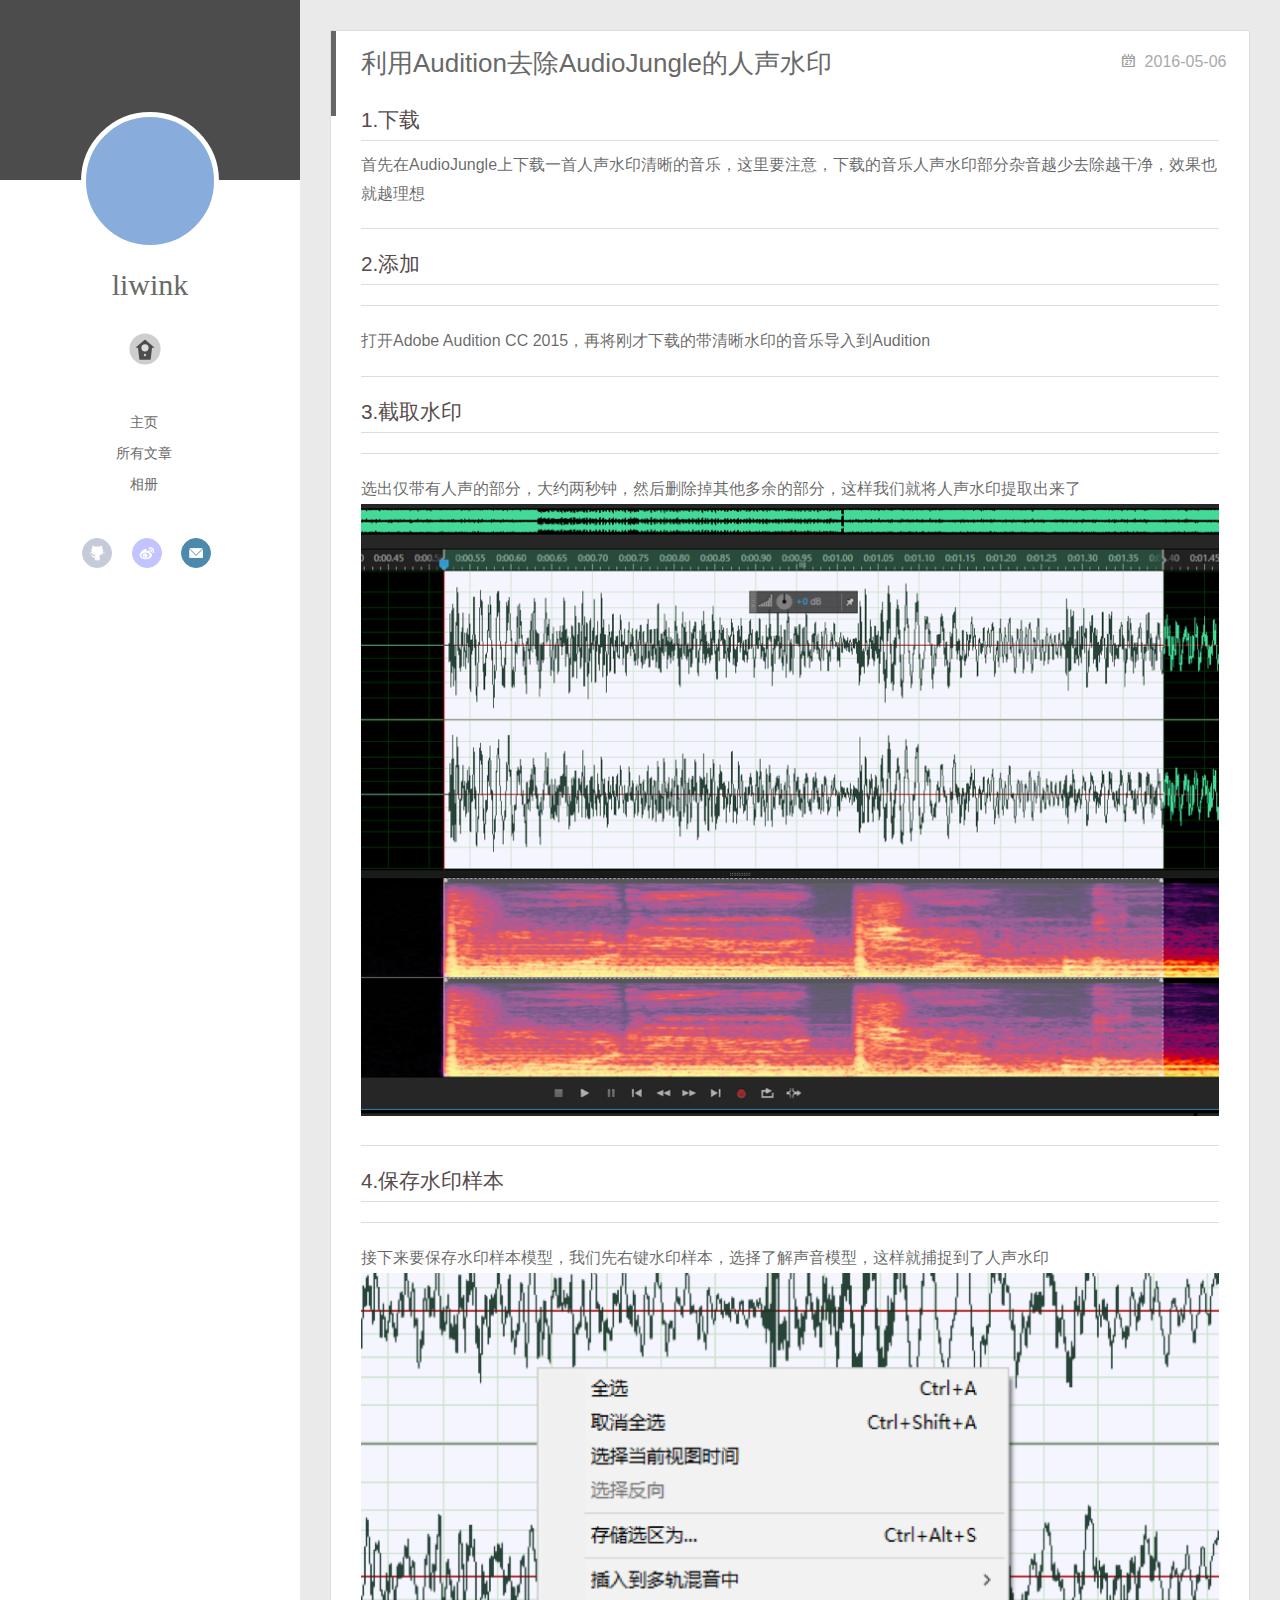
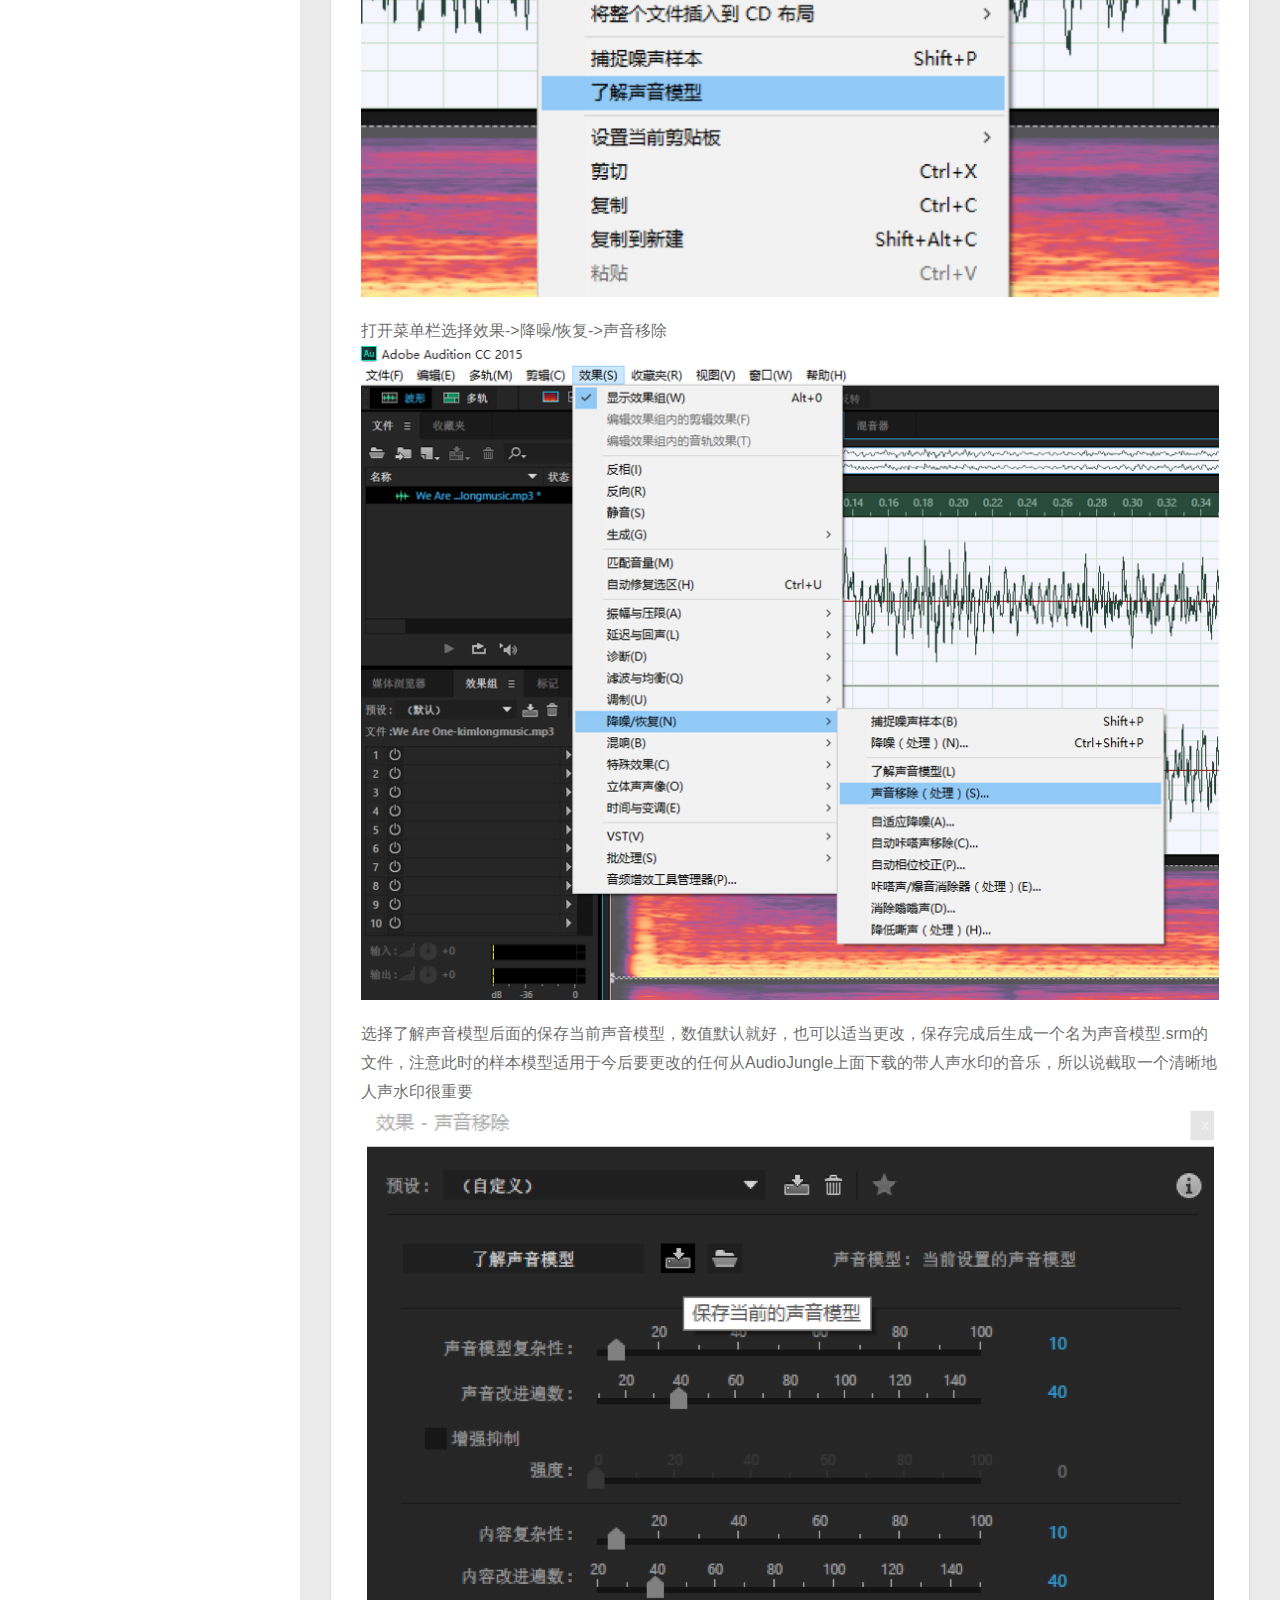
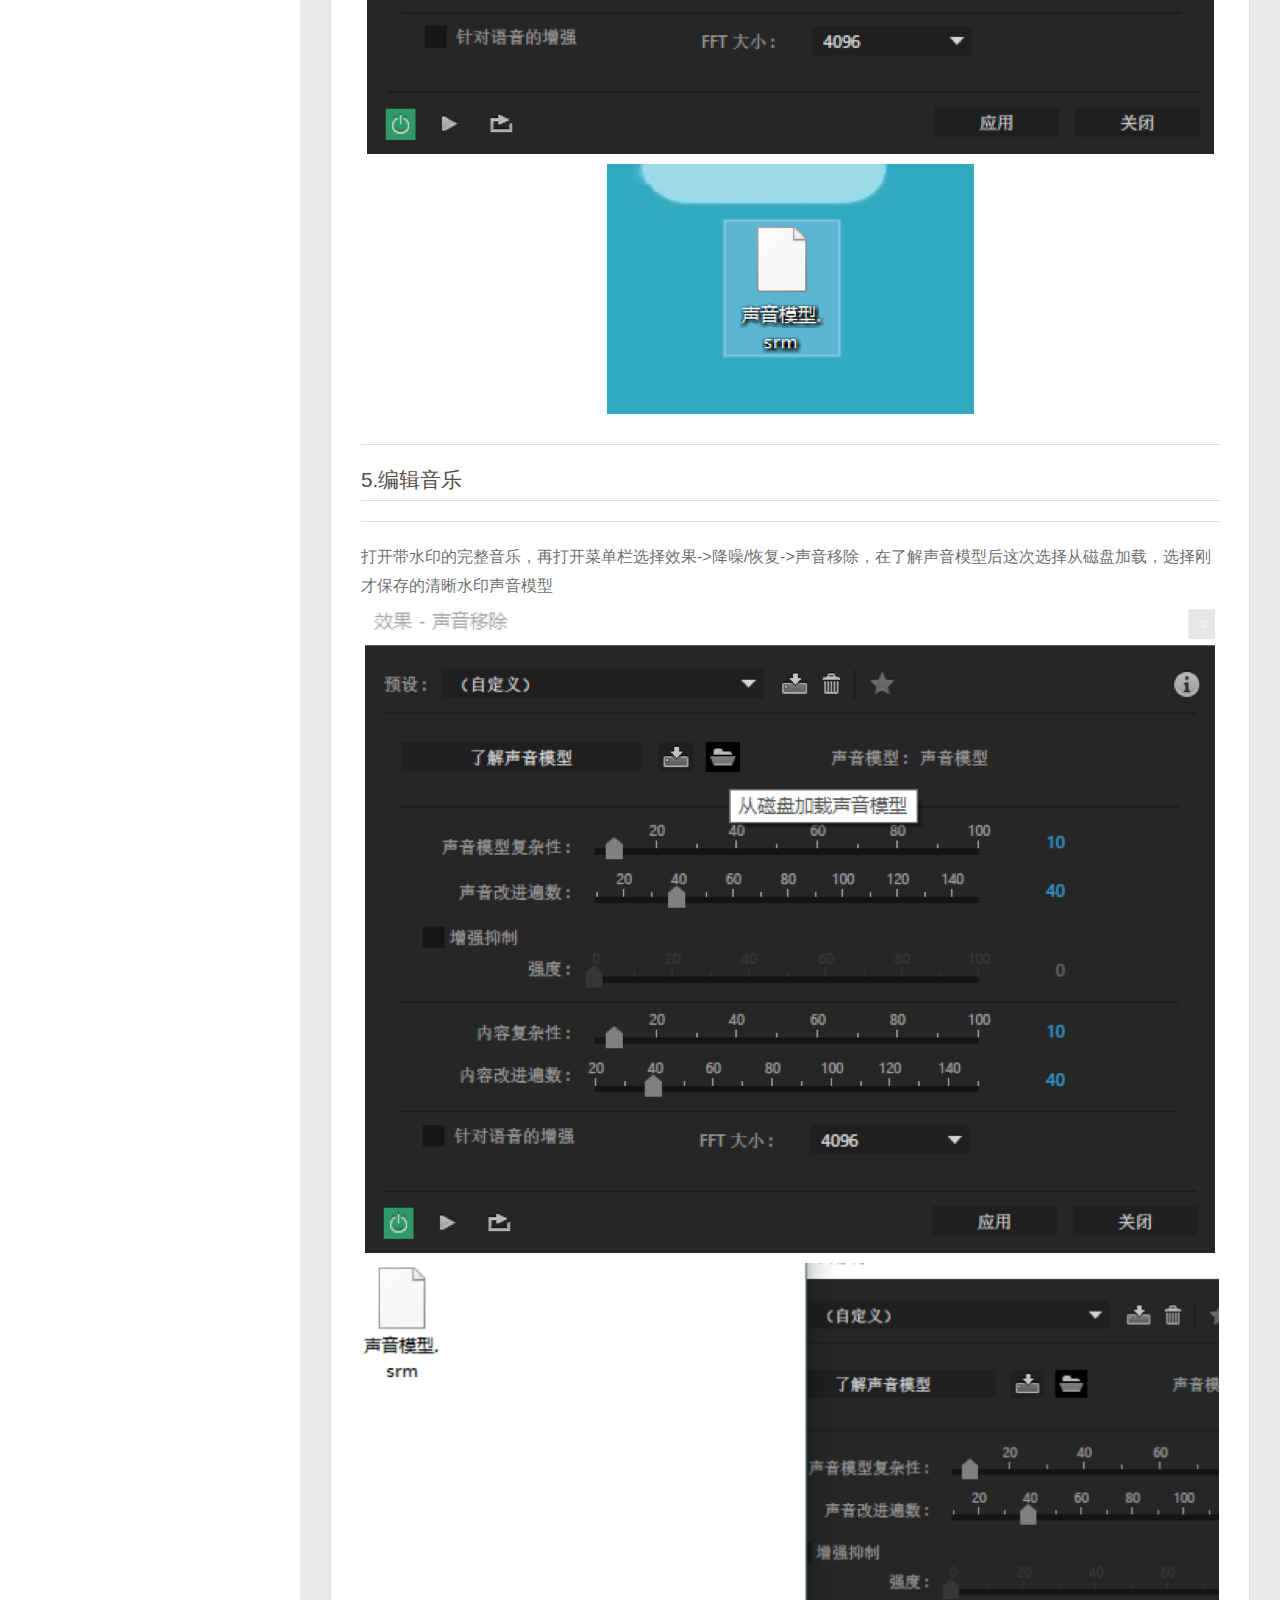
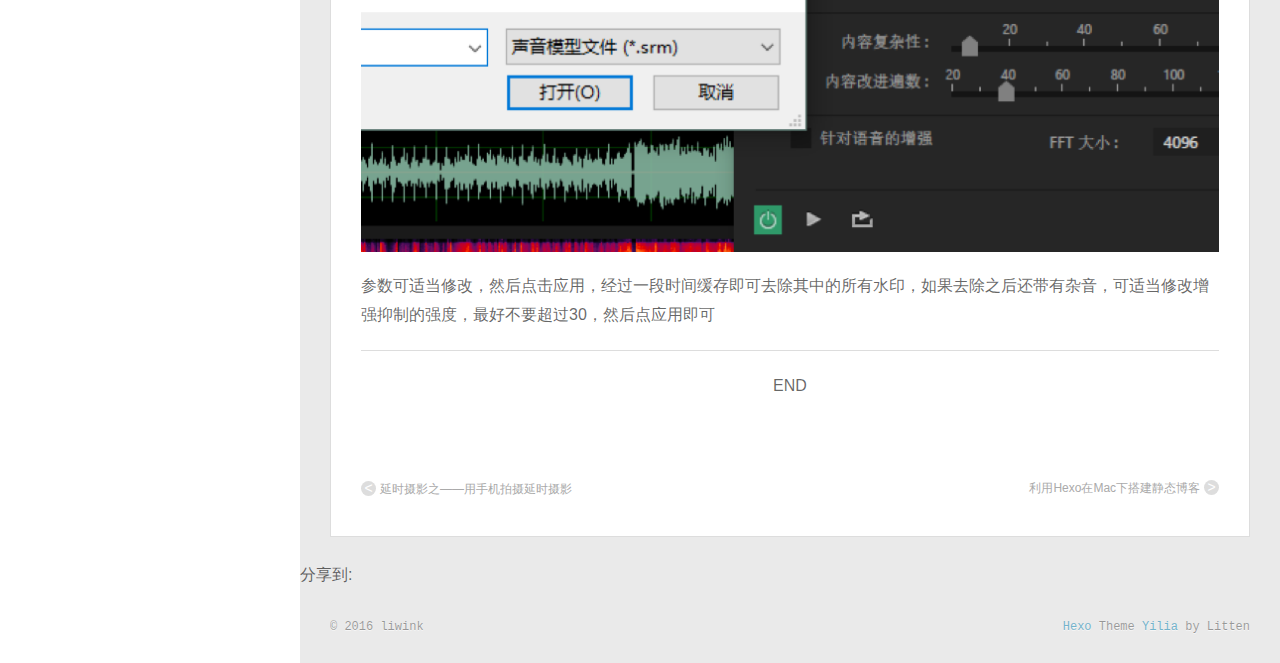
<file: 2016/05/06/2016-05-06-利用Audition去除AudioJungle的人声水印/index.html>
<!DOCTYPE html>
<html>
<head>
  <meta charset="utf-8">
  
  <meta http-equiv="X-UA-Compatible" content="IE=edge" >
  <title>利用Audition去除AudioJungle的人声水印 | liwinking</title>
  <meta name="viewport" content="width=device-width, initial-scale=1, maximum-scale=1">
  <meta name="description" content="1.&amp;#x4E0B;&amp;#x8F7D;">
<meta property="og:type" content="article">
<meta property="og:title" content="利用Audition去除AudioJungle的人声水印">
<meta property="og:url" content="http://yoursite.com/2016/05/06/2016-05-06-利用Audition去除AudioJungle的人声水印/index.html">
<meta property="og:site_name" content="liwinking">
<meta property="og:description" content="1.&amp;#x4E0B;&amp;#x8F7D;">
<meta property="og:image" content="https://liwinking.github.io/img/20160506/1.png">
<meta property="og:image" content="https://liwinking.github.io/img/20160506/2.png">
<meta property="og:image" content="https://liwinking.github.io/img/20160506/3.png">
<meta property="og:image" content="https://liwinking.github.io/img/20160506/4.png">
<meta property="og:image" content="https://liwinking.github.io/img/20160506/5.png">
<meta property="og:image" content="https://liwinking.github.io/img/20160506/6.png">
<meta property="og:image" content="https://liwinking.github.io/img/20160506/7.png">
<meta property="og:updated_time" content="2016-05-07T12:57:34.000Z">
<meta name="twitter:card" content="summary">
<meta name="twitter:title" content="利用Audition去除AudioJungle的人声水印">
<meta name="twitter:description" content="1.&amp;#x4E0B;&amp;#x8F7D;">
<meta name="twitter:image" content="https://liwinking.github.io/img/20160506/1.png">
  
    <link rel="alternative" href="/atom.xml" title="liwinking" type="application/atom+xml">
  
  
    <link rel="icon" href="/touxiang.jpg">
  
  <link rel="stylesheet" href="/css/style.css">
</head>

<body>
  <div id="container">
    <div class="left-col">
    <div class="overlay"></div>
<div class="intrude-less">
	<header id="header" class="inner">
		<a href="/" class="profilepic">
			
			<img lazy-src="/touxiang.jpg" class="js-avatar">
			
		</a>

		<hgroup>
		  <h1 class="header-author"><a href="/">liwink</a></h1>
		</hgroup>

		

		
			<div class="switch-btn">
				<div class="icon">
					<div class="icon-ctn">
						<div class="icon-wrap icon-house" data-idx="0">
							<div class="birdhouse"></div>
							<div class="birdhouse_holes"></div>
						</div>
						<div class="icon-wrap icon-ribbon hide" data-idx="1">
							<div class="ribbon"></div>
						</div>
						
						<div class="icon-wrap icon-link hide" data-idx="2">
							<div class="loopback_l"></div>
							<div class="loopback_r"></div>
						</div>
						
						
						<div class="icon-wrap icon-me hide" data-idx="3">
							<div class="user"></div>
							<div class="shoulder"></div>
						</div>
						
					</div>
					
				</div>
				<div class="tips-box hide">
					<div class="tips-arrow"></div>
					<ul class="tips-inner">
						<li>菜单</li>
						<li>Tags</li>
						
						<li>友情链接</li>
						
						
						<li>A propos</li>
						
					</ul>
				</div>
			</div>
		

		<div class="switch-area">
			<div class="switch-wrap">
				<section class="switch-part switch-part1">
					<nav class="header-menu">
						<ul>
						
							<li><a href="/">主页</a></li>
				        
							<li><a href="/archives">所有文章</a></li>
				        
							<li><a href="/photo">相册</a></li>
				        
						</ul>
					</nav>
					<nav class="header-nav">
						<div class="social">
							
								<a class="github" target="_blank" href="#" title="github">github</a>
					        
								<a class="weibo" target="_blank" href="http://weibo.com/u/1768602700/home?wvr=5&c=spr_web_sq_kings_weibo_t001" title="weibo">weibo</a>
					        
								<a class="mail" target="_blank" href="#" title="mail">mail</a>
					        
						</div>
					</nav>
				</section>
				
				
				<section class="switch-part switch-part2">
					<div class="widget tagcloud" id="js-tagcloud">
						
					</div>
				</section>
				
				
				
				<section class="switch-part switch-part3">
					<div id="js-friends">
					
			          <a target="_blank" class="main-nav-link switch-friends-link" href="http://localhost:4000/">奥巴马的博客</a>
			        
			        </div>
				</section>
				

				
				
				<section class="switch-part switch-part4">
				
					<div id="js-aboutme">Liwinking</div>
				</section>
				
			</div>
		</div>
	</header>				
</div>

    </div>
    <div class="mid-col">
      <nav id="mobile-nav">
  	<div class="overlay">
  		<div class="slider-trigger"></div>
  		<h1 class="header-author js-mobile-header hide">liwink</h1>
  	</div>
	<div class="intrude-less">
		<header id="header" class="inner">
			<div class="profilepic">
			
				<img lazy-src="/touxiang.jpg" class="js-avatar">
			
			</div>
			<hgroup>
			  <h1 class="header-author">liwink</h1>
			</hgroup>
			
			<nav class="header-menu">
				<ul>
				
					<li><a href="/">主页</a></li>
		        
					<li><a href="/archives">所有文章</a></li>
		        
					<li><a href="/photo">相册</a></li>
		        
		        <div class="clearfix"></div>
				</ul>
			</nav>
			<nav class="header-nav">
				<div class="social">
					
						<a class="github" target="_blank" href="#" title="github">github</a>
			        
						<a class="weibo" target="_blank" href="http://weibo.com/u/1768602700/home?wvr=5&c=spr_web_sq_kings_weibo_t001" title="weibo">weibo</a>
			        
						<a class="mail" target="_blank" href="#" title="mail">mail</a>
			        
				</div>
			</nav>
		</header>				
	</div>
</nav>

      <div class="body-wrap"><article id="post-2016-05-06-利用Audition去除AudioJungle的人声水印" class="article article-type-post" itemscope itemprop="blogPost">
  
    <div class="article-meta">
      <a href="/2016/05/06/2016-05-06-利用Audition去除AudioJungle的人声水印/" class="article-date">
  	<time datetime="2016-05-06T11:55:49.000Z" itemprop="datePublished">2016-05-06</time>
</a>
    </div>
  
  <div class="article-inner">
    
      <input type="hidden" class="isFancy" />
    
    
      <header class="article-header">
        
  
    <h1 class="article-title" itemprop="name">
      利用Audition去除AudioJungle的人声水印
    </h1>
  

      </header>
      
      <div class="article-info article-info-post">
        
        

        <div class="clearfix"></div>
      </div>
      
    
    <div class="article-entry" itemprop="articleBody">
      
        <h2>1.&#x4E0B;&#x8F7D;</h2>

<a id="more"></a>
<p>&#x9996;&#x5148;&#x5728;AudioJungle&#x4E0A;&#x4E0B;&#x8F7D;&#x4E00;&#x9996;&#x4EBA;&#x58F0;&#x6C34;&#x5370;&#x6E05;&#x6670;&#x7684;&#x97F3;&#x4E50;&#xFF0C;&#x8FD9;&#x91CC;&#x8981;&#x6CE8;&#x610F;&#xFF0C;&#x4E0B;&#x8F7D;&#x7684;&#x97F3;&#x4E50;&#x4EBA;&#x58F0;&#x6C34;&#x5370;&#x90E8;&#x5206;&#x6742;&#x97F3;&#x8D8A;&#x5C11;&#x53BB;&#x9664;&#x8D8A;&#x5E72;&#x51C0;&#xFF0C;&#x6548;&#x679C;&#x4E5F;&#x5C31;&#x8D8A;&#x7406;&#x60F3;</p>
<hr>
<h2>2.&#x6DFB;&#x52A0;</h2>

<hr>
<p>&#x6253;&#x5F00;Adobe Audition CC 2015&#xFF0C;&#x518D;&#x5C06;&#x521A;&#x624D;&#x4E0B;&#x8F7D;&#x7684;&#x5E26;&#x6E05;&#x6670;&#x6C34;&#x5370;&#x7684;&#x97F3;&#x4E50;&#x5BFC;&#x5165;&#x5230;Audition</p>
<hr>
<h2>3.&#x622A;&#x53D6;&#x6C34;&#x5370;</h2>

<hr>
<p>&#x9009;&#x51FA;&#x4EC5;&#x5E26;&#x6709;&#x4EBA;&#x58F0;&#x7684;&#x90E8;&#x5206;&#xFF0C;&#x5927;&#x7EA6;&#x4E24;&#x79D2;&#x949F;&#xFF0C;&#x7136;&#x540E;&#x5220;&#x9664;&#x6389;&#x5176;&#x4ED6;&#x591A;&#x4F59;&#x7684;&#x90E8;&#x5206;&#xFF0C;&#x8FD9;&#x6837;&#x6211;&#x4EEC;&#x5C31;&#x5C06;&#x4EBA;&#x58F0;&#x6C34;&#x5370;&#x63D0;&#x53D6;&#x51FA;&#x6765;&#x4E86;</p>
<center><img src="https://liwinking.github.io/img/20160506/1.png" alt=""></center>

<hr>
<h2>4.&#x4FDD;&#x5B58;&#x6C34;&#x5370;&#x6837;&#x672C;</h2>

<hr>
<p>&#x63A5;&#x4E0B;&#x6765;&#x8981;&#x4FDD;&#x5B58;&#x6C34;&#x5370;&#x6837;&#x672C;&#x6A21;&#x578B;&#xFF0C;&#x6211;&#x4EEC;&#x5148;&#x53F3;&#x952E;&#x6C34;&#x5370;&#x6837;&#x672C;&#xFF0C;&#x9009;&#x62E9;&#x4E86;&#x89E3;&#x58F0;&#x97F3;&#x6A21;&#x578B;&#xFF0C;&#x8FD9;&#x6837;&#x5C31;&#x6355;&#x6349;&#x5230;&#x4E86;&#x4EBA;&#x58F0;&#x6C34;&#x5370;</p>
<center><img src="https://liwinking.github.io/img/20160506/2.png" alt=""></center>

<p>&#x6253;&#x5F00;&#x83DC;&#x5355;&#x680F;&#x9009;&#x62E9;&#x6548;&#x679C;-&gt;&#x964D;&#x566A;/&#x6062;&#x590D;-&gt;&#x58F0;&#x97F3;&#x79FB;&#x9664;</p>
<center><img src="https://liwinking.github.io/img/20160506/3.png" alt=""></center>

<p>&#x9009;&#x62E9;&#x4E86;&#x89E3;&#x58F0;&#x97F3;&#x6A21;&#x578B;&#x540E;&#x9762;&#x7684;&#x4FDD;&#x5B58;&#x5F53;&#x524D;&#x58F0;&#x97F3;&#x6A21;&#x578B;&#xFF0C;&#x6570;&#x503C;&#x9ED8;&#x8BA4;&#x5C31;&#x597D;&#xFF0C;&#x4E5F;&#x53EF;&#x4EE5;&#x9002;&#x5F53;&#x66F4;&#x6539;&#xFF0C;&#x4FDD;&#x5B58;&#x5B8C;&#x6210;&#x540E;&#x751F;&#x6210;&#x4E00;&#x4E2A;&#x540D;&#x4E3A;&#x58F0;&#x97F3;&#x6A21;&#x578B;.srm&#x7684;&#x6587;&#x4EF6;&#xFF0C;&#x6CE8;&#x610F;&#x6B64;&#x65F6;&#x7684;&#x6837;&#x672C;&#x6A21;&#x578B;&#x9002;&#x7528;&#x4E8E;&#x4ECA;&#x540E;&#x8981;&#x66F4;&#x6539;&#x7684;&#x4EFB;&#x4F55;&#x4ECE;AudioJungle&#x4E0A;&#x9762;&#x4E0B;&#x8F7D;&#x7684;&#x5E26;&#x4EBA;&#x58F0;&#x6C34;&#x5370;&#x7684;&#x97F3;&#x4E50;&#xFF0C;&#x6240;&#x4EE5;&#x8BF4;&#x622A;&#x53D6;&#x4E00;&#x4E2A;&#x6E05;&#x6670;&#x5730;&#x4EBA;&#x58F0;&#x6C34;&#x5370;&#x5F88;&#x91CD;&#x8981;</p>
<center><img src="https://liwinking.github.io/img/20160506/4.png" alt=""></center>

<center><img src="https://liwinking.github.io/img/20160506/5.png" alt=""></center>

<hr>
<h2>5.&#x7F16;&#x8F91;&#x97F3;&#x4E50;</h2>

<hr>
<p>&#x6253;&#x5F00;&#x5E26;&#x6C34;&#x5370;&#x7684;&#x5B8C;&#x6574;&#x97F3;&#x4E50;&#xFF0C;&#x518D;&#x6253;&#x5F00;&#x83DC;&#x5355;&#x680F;&#x9009;&#x62E9;&#x6548;&#x679C;-&gt;&#x964D;&#x566A;/&#x6062;&#x590D;-&gt;&#x58F0;&#x97F3;&#x79FB;&#x9664;&#xFF0C;&#x5728;&#x4E86;&#x89E3;&#x58F0;&#x97F3;&#x6A21;&#x578B;&#x540E;&#x8FD9;&#x6B21;&#x9009;&#x62E9;&#x4ECE;&#x78C1;&#x76D8;&#x52A0;&#x8F7D;&#xFF0C;&#x9009;&#x62E9;&#x521A;&#x624D;&#x4FDD;&#x5B58;&#x7684;&#x6E05;&#x6670;&#x6C34;&#x5370;&#x58F0;&#x97F3;&#x6A21;&#x578B;</p>
<center><img src="https://liwinking.github.io/img/20160506/6.png" alt=""></center>

<center><img src="https://liwinking.github.io/img/20160506/7.png" alt=""></center>

<p>&#x53C2;&#x6570;&#x53EF;&#x9002;&#x5F53;&#x4FEE;&#x6539;&#xFF0C;&#x7136;&#x540E;&#x70B9;&#x51FB;&#x5E94;&#x7528;&#xFF0C;&#x7ECF;&#x8FC7;&#x4E00;&#x6BB5;&#x65F6;&#x95F4;&#x7F13;&#x5B58;&#x5373;&#x53EF;&#x53BB;&#x9664;&#x5176;&#x4E2D;&#x7684;&#x6240;&#x6709;&#x6C34;&#x5370;&#xFF0C;&#x5982;&#x679C;&#x53BB;&#x9664;&#x4E4B;&#x540E;&#x8FD8;&#x5E26;&#x6709;&#x6742;&#x97F3;&#xFF0C;&#x53EF;&#x9002;&#x5F53;&#x4FEE;&#x6539;&#x589E;&#x5F3A;&#x6291;&#x5236;&#x7684;&#x5F3A;&#x5EA6;&#xFF0C;&#x6700;&#x597D;&#x4E0D;&#x8981;&#x8D85;&#x8FC7;30&#xFF0C;&#x7136;&#x540E;&#x70B9;&#x5E94;&#x7528;&#x5373;&#x53EF;</p>
<hr>
<center>END</center>

















      
    </div>
    
  </div>
  
    
<nav id="article-nav">
  
    <a href="/2016/05/07/2016-05-07-延时摄影之——用手机拍摄延时摄影/" id="article-nav-newer" class="article-nav-link-wrap">
      <strong class="article-nav-caption"><</strong>
      <div class="article-nav-title">
        
          延时摄影之——用手机拍摄延时摄影
        
      </div>
    </a>
  
  
    <a href="/2016/04/30/2016-04-30-利用Hexo在Mac下搭建静态博客/" id="article-nav-older" class="article-nav-link-wrap">
      <div class="article-nav-title">利用Hexo在Mac下搭建静态博客</div>
      <strong class="article-nav-caption">></strong>
    </a>
  
</nav>

  
</article>


<div class="share_jia">
	<!-- JiaThis Button BEGIN -->
	<div class="jiathis_style">
		<span class="jiathis_txt">分享到: &nbsp; </span>
		<a class="jiathis_button_facebook"></a> 
    <a class="jiathis_button_twitter"></a>
    <a class="jiathis_button_plus"></a> 
    <a class="jiathis_button_tsina"></a>
		<a class="jiathis_button_cqq"></a>
		<a class="jiathis_button_douban"></a>
		<a class="jiathis_button_weixin"></a>
		<a class="jiathis_button_tumblr"></a>
    <a href="http://www.jiathis.com/share" class="jiathis jiathis_txt jtico jtico_jiathis" target="_blank"></a>
	</div>
	<script type="text/javascript" src="http://v3.jiathis.com/code/jia.js?uid=1405949716054953" charset="utf-8"></script>
	<!-- JiaThis Button END -->
</div>






<div class="duoshuo">
	<!-- 多说评论框 start -->
	<div class="ds-thread" data-thread-key="2016-05-06-利用Audition去除AudioJungle的人声水印" data-title="利用Audition去除AudioJungle的人声水印" data-url="http://yoursite.com/2016/05/06/2016-05-06-利用Audition去除AudioJungle的人声水印/"></div>
	<!-- 多说评论框 end -->
	<!-- 多说公共JS代码 start (一个网页只需插入一次) -->
	<script type="text/javascript">
	var duoshuoQuery = {short_name:"true"};
	(function() {
		var ds = document.createElement('script');
		ds.type = 'text/javascript';ds.async = true;
		ds.src = (document.location.protocol == 'https:' ? 'https:' : 'http:') + '//static.duoshuo.com/embed.js';
		ds.charset = 'UTF-8';
		(document.getElementsByTagName('head')[0] 
		 || document.getElementsByTagName('body')[0]).appendChild(ds);
	})();
	</script>
	<!-- 多说公共JS代码 end -->
</div>




</div>
      <footer id="footer">
  <div class="outer">
    <div id="footer-info">
    	<div class="footer-left">
    		&copy; 2016 liwink
    	</div>
      	<div class="footer-right">
      		<a href="http://hexo.io/" target="_blank">Hexo</a>  Theme <a href="https://github.com/litten/hexo-theme-yilia" target="_blank">Yilia</a> by Litten
      	</div>
    </div>
  </div>
</footer>
    </div>
    
  <link rel="stylesheet" href="/fancybox/jquery.fancybox.css">


<script>
	var yiliaConfig = {
		fancybox: true,
		mathjax: true,
		animate: true,
		isHome: false,
		isPost: true,
		isArchive: false,
		isTag: false,
		isCategory: false,
		open_in_new: false
	}
</script>
<script src="http://7.url.cn/edu/jslib/comb/require-2.1.6,jquery-1.9.1.min.js"></script>
<script src="/js/main.js"></script>






<script type="text/x-mathjax-config">
MathJax.Hub.Config({
    tex2jax: {
        inlineMath: [ ['$','$'], ["\\(","\\)"]  ],
        processEscapes: true,
        skipTags: ['script', 'noscript', 'style', 'textarea', 'pre', 'code']
    }
});

MathJax.Hub.Queue(function() {
    var all = MathJax.Hub.getAllJax(), i;
    for(i=0; i < all.length; i += 1) {
        all[i].SourceElement().parentNode.className += ' has-jax';                 
    }       
});
</script>

<script type="text/javascript" src="http://cdn.mathjax.org/mathjax/latest/MathJax.js?config=TeX-AMS-MML_HTMLorMML">
</script>


  </div>
</body>
</html>
</file>
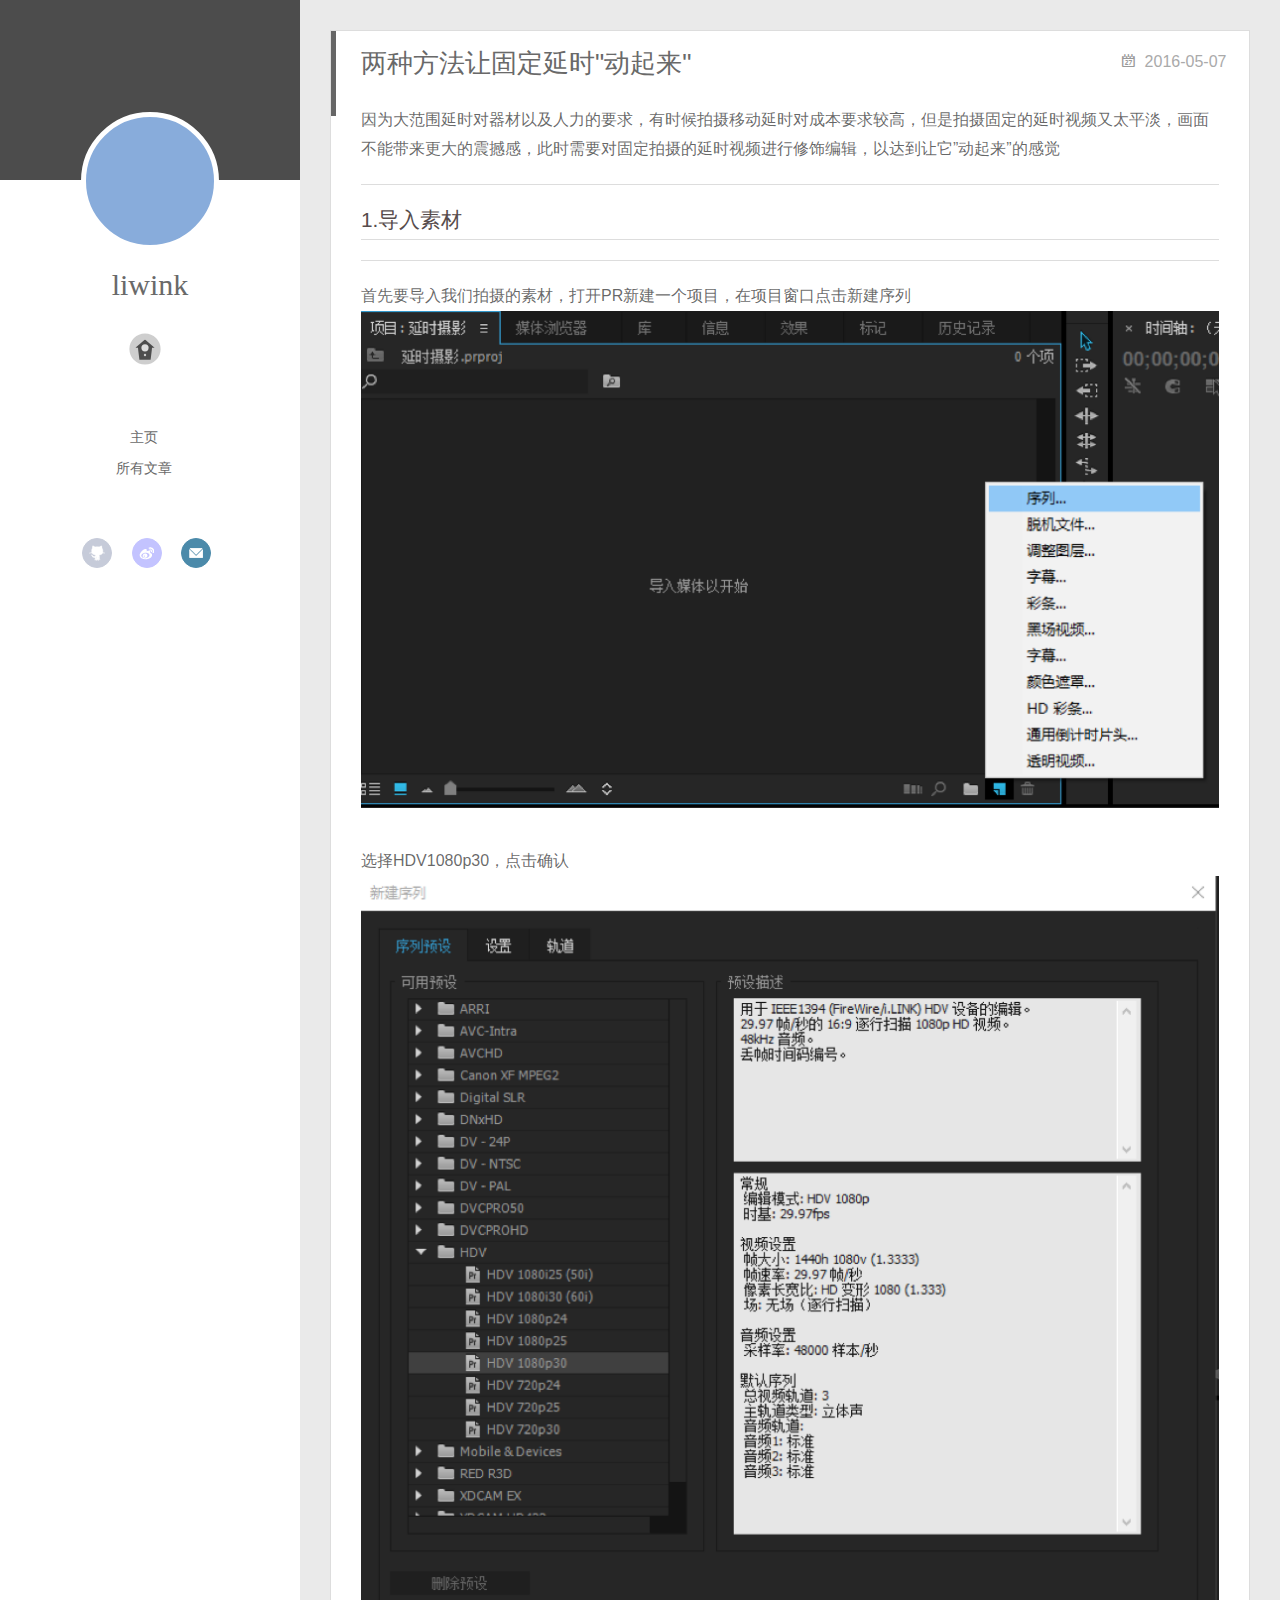
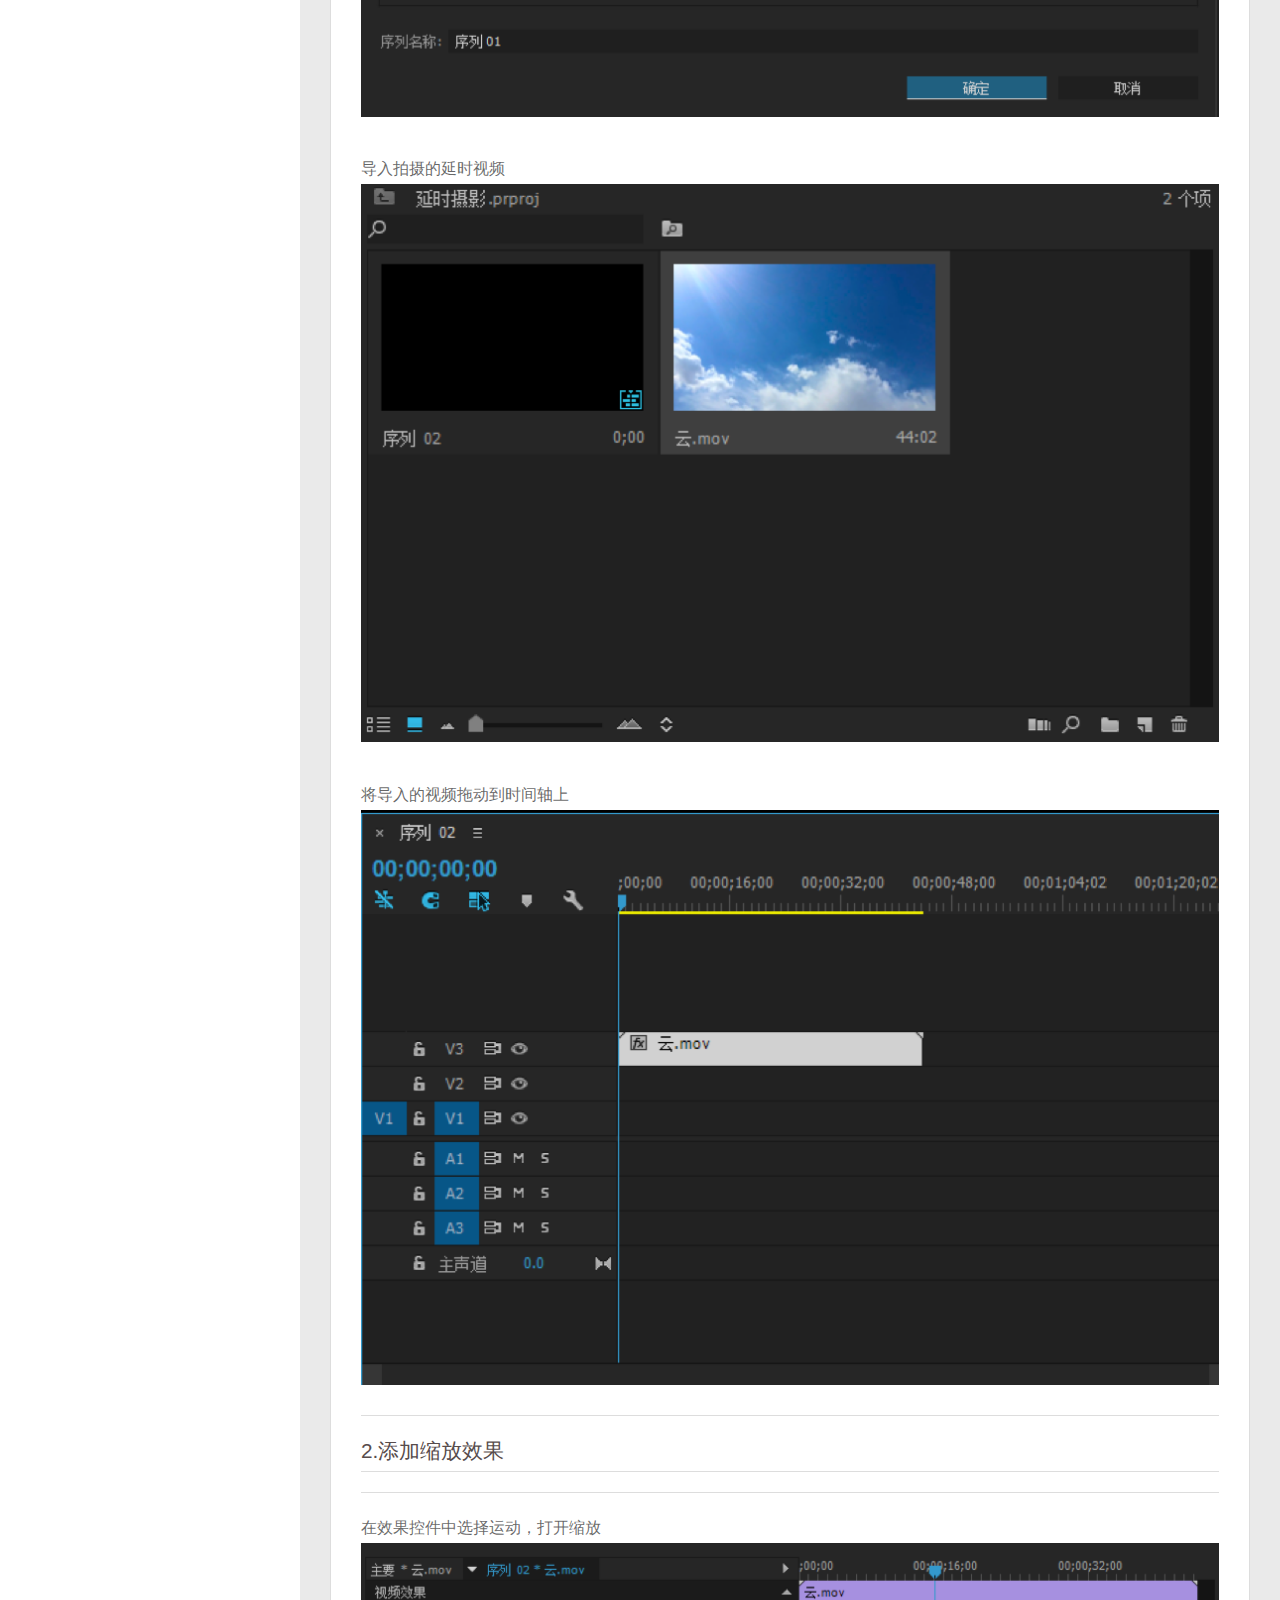
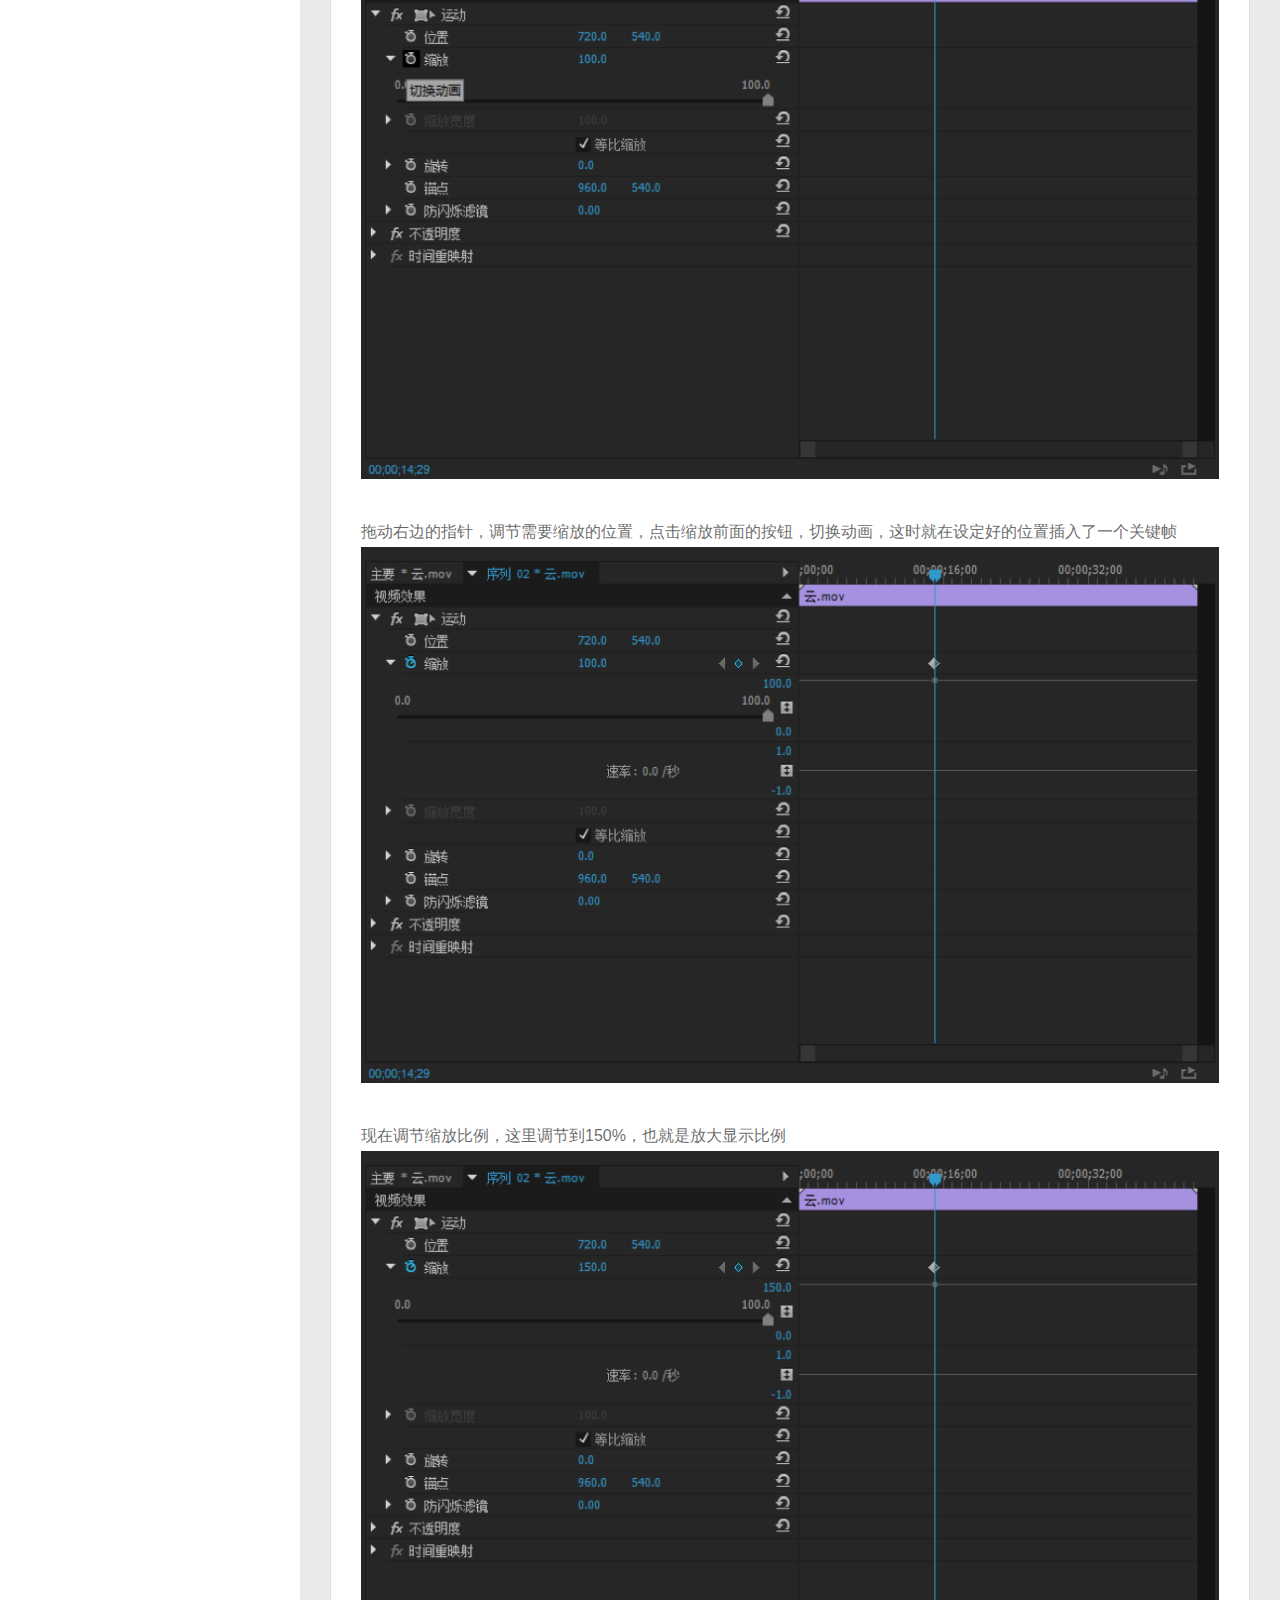
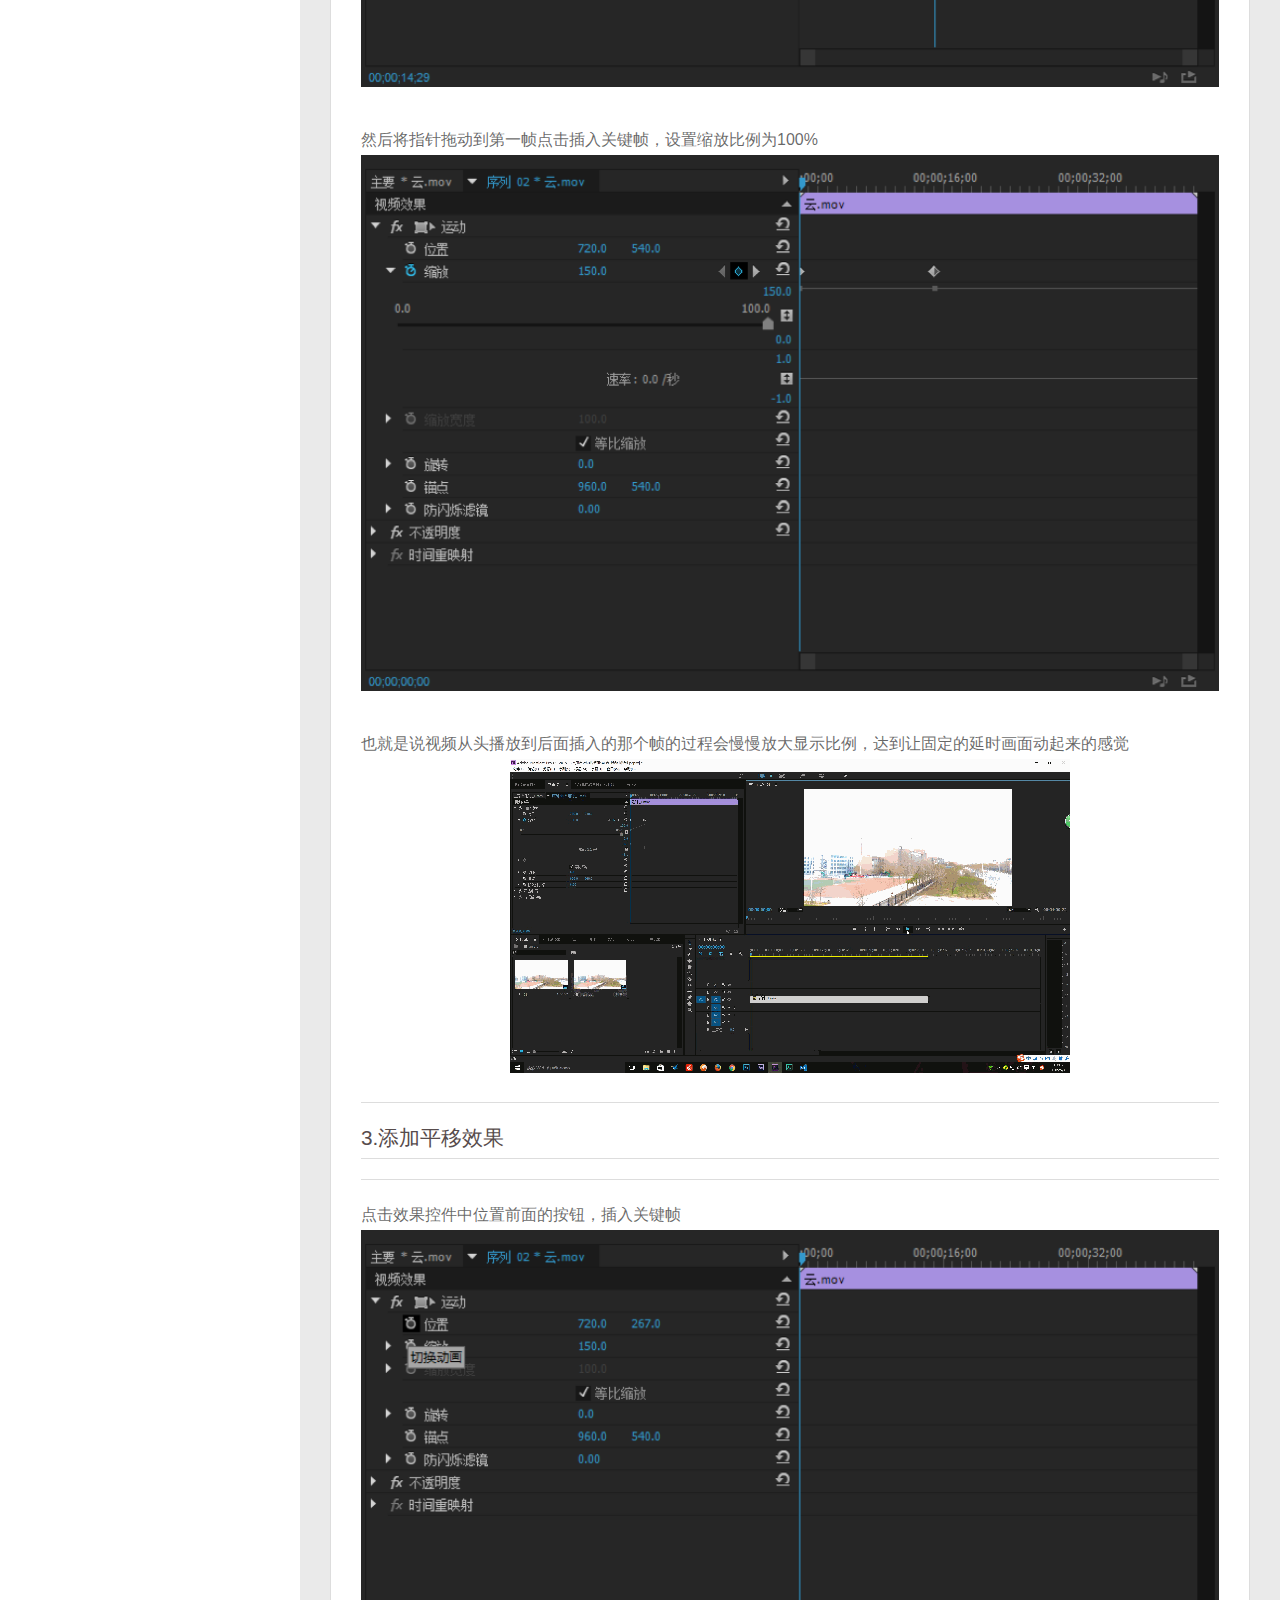
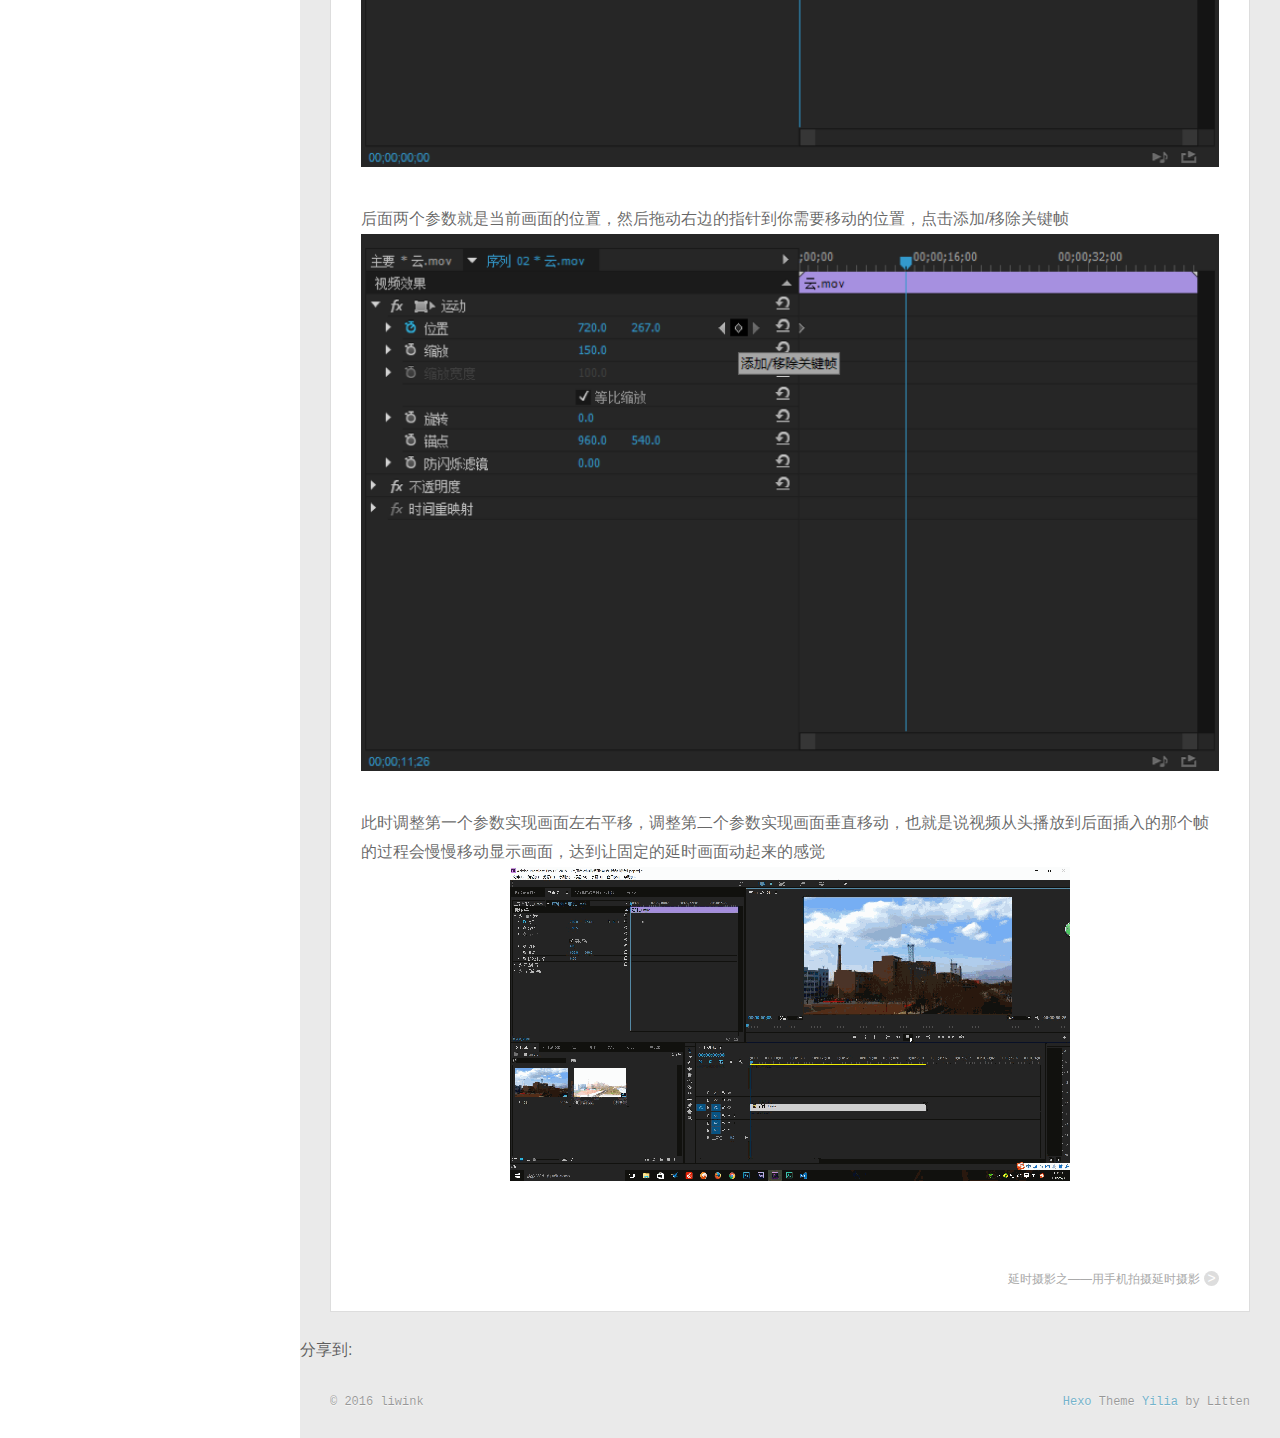
<file: 2016/05/07/2016-05-07-两种方法让固定延时动起来/index.html>
<!DOCTYPE html>
<html>
<head>
  <meta charset="utf-8">
  
  <meta http-equiv="X-UA-Compatible" content="IE=edge" >
  <title>两种方法让固定延时&quot;动起来&quot; | liwinking</title>
  <meta name="viewport" content="width=device-width, initial-scale=1, maximum-scale=1">
  <meta name="description" content="&amp;#x56E0;&amp;#x4E3A;&amp;#x5927;&amp;#x8303;&amp;#x56F4;&amp;#x5EF6;&amp;#x65F6;&amp;#x5BF9;&amp;#x5668;&amp;#x6750;&amp;#x4EE5;&amp;#x53CA;&amp;#x4EBA;&amp;#x529B;&amp;#x7684;&amp;#x8981;&amp;#x6C42;&amp;#xFF0C;&amp;#x6709;&amp;#x65F6;&amp;#x5019;&amp;#x62CD;&amp;#x6444;&amp;#x79FB;&amp;#x52A8;">
<meta property="og:type" content="article">
<meta property="og:title" content="两种方法让固定延时"动起来"">
<meta property="og:url" content="http://yoursite.com/2016/05/07/2016-05-07-两种方法让固定延时动起来/index.html">
<meta property="og:site_name" content="liwinking">
<meta property="og:description" content="&amp;#x56E0;&amp;#x4E3A;&amp;#x5927;&amp;#x8303;&amp;#x56F4;&amp;#x5EF6;&amp;#x65F6;&amp;#x5BF9;&amp;#x5668;&amp;#x6750;&amp;#x4EE5;&amp;#x53CA;&amp;#x4EBA;&amp;#x529B;&amp;#x7684;&amp;#x8981;&amp;#x6C42;&amp;#xFF0C;&amp;#x6709;&amp;#x65F6;&amp;#x5019;&amp;#x62CD;&amp;#x6444;&amp;#x79FB;&amp;#x52A8;">
<meta property="og:image" content="https://liwinking.github.io/img/201605070/1.png">
<meta property="og:image" content="https://liwinking.github.io/img/201605070/2.png">
<meta property="og:image" content="https://liwinking.github.io/img/201605070/3.png">
<meta property="og:image" content="https://liwinking.github.io/img/201605070/4.png">
<meta property="og:image" content="https://liwinking.github.io/img/201605070/5.png">
<meta property="og:image" content="https://liwinking.github.io/img/201605070/6.png">
<meta property="og:image" content="https://liwinking.github.io/img/201605070/7.png">
<meta property="og:image" content="https://liwinking.github.io/img/201605070/8.png">
<meta property="og:image" content="https://liwinking.github.io/img/201605070/fd.gif">
<meta property="og:image" content="https://liwinking.github.io/img/201605070/9.png">
<meta property="og:image" content="https://liwinking.github.io/img/201605070/10.png">
<meta property="og:image" content="https://liwinking.github.io/img/201605070/py.gif">
<meta property="og:updated_time" content="2016-05-07T04:06:52.000Z">
<meta name="twitter:card" content="summary">
<meta name="twitter:title" content="两种方法让固定延时"动起来"">
<meta name="twitter:description" content="&amp;#x56E0;&amp;#x4E3A;&amp;#x5927;&amp;#x8303;&amp;#x56F4;&amp;#x5EF6;&amp;#x65F6;&amp;#x5BF9;&amp;#x5668;&amp;#x6750;&amp;#x4EE5;&amp;#x53CA;&amp;#x4EBA;&amp;#x529B;&amp;#x7684;&amp;#x8981;&amp;#x6C42;&amp;#xFF0C;&amp;#x6709;&amp;#x65F6;&amp;#x5019;&amp;#x62CD;&amp;#x6444;&amp;#x79FB;&amp;#x52A8;">
<meta name="twitter:image" content="https://liwinking.github.io/img/201605070/1.png">
  
    <link rel="alternative" href="/atom.xml" title="liwinking" type="application/atom+xml">
  
  
    <link rel="icon" href="/touxiang.jpg">
  
  <link rel="stylesheet" href="/css/style.css">
</head>

<body>
  <div id="container">
    <div class="left-col">
    <div class="overlay"></div>
<div class="intrude-less">
	<header id="header" class="inner">
		<a href="/" class="profilepic">
			
			<img lazy-src="/touxiang.jpg" class="js-avatar">
			
		</a>

		<hgroup>
		  <h1 class="header-author"><a href="/">liwink</a></h1>
		</hgroup>

		

		
			<div class="switch-btn">
				<div class="icon">
					<div class="icon-ctn">
						<div class="icon-wrap icon-house" data-idx="0">
							<div class="birdhouse"></div>
							<div class="birdhouse_holes"></div>
						</div>
						<div class="icon-wrap icon-ribbon hide" data-idx="1">
							<div class="ribbon"></div>
						</div>
						
						<div class="icon-wrap icon-link hide" data-idx="2">
							<div class="loopback_l"></div>
							<div class="loopback_r"></div>
						</div>
						
						
						<div class="icon-wrap icon-me hide" data-idx="3">
							<div class="user"></div>
							<div class="shoulder"></div>
						</div>
						
					</div>
					
				</div>
				<div class="tips-box hide">
					<div class="tips-arrow"></div>
					<ul class="tips-inner">
						<li>菜单</li>
						<li>Тэги</li>
						
						<li>友情链接</li>
						
						
						<li>О сайте</li>
						
					</ul>
				</div>
			</div>
		

		<div class="switch-area">
			<div class="switch-wrap">
				<section class="switch-part switch-part1">
					<nav class="header-menu">
						<ul>
						
							<li><a href="/">主页</a></li>
				        
							<li><a href="/archives">所有文章</a></li>
				        
						</ul>
					</nav>
					<nav class="header-nav">
						<div class="social">
							
								<a class="github" target="_blank" href="#" title="github">github</a>
					        
								<a class="weibo" target="_blank" href="http://weibo.com/u/1768602700/home?wvr=5&c=spr_web_sq_kings_weibo_t001" title="weibo">weibo</a>
					        
								<a class="mail" target="_blank" href="#" title="mail">mail</a>
					        
						</div>
					</nav>
				</section>
				
				
				<section class="switch-part switch-part2">
					<div class="widget tagcloud" id="js-tagcloud">
						
					</div>
				</section>
				
				
				
				<section class="switch-part switch-part3">
					<div id="js-friends">
					
			          <a target="_blank" class="main-nav-link switch-friends-link" href="http://localhost:4000/">奥巴马的博客</a>
			        
			          <a target="_blank" class="main-nav-link switch-friends-link" href="http://localhost:4000/">卡卡的美丽传说</a>
			        
			          <a target="_blank" class="main-nav-link switch-friends-link" href="http://localhost:4000/">本泽马的博客</a>
			        
			          <a target="_blank" class="main-nav-link switch-friends-link" href="http://localhost:4000/">吉格斯的博客</a>
			        
			          <a target="_blank" class="main-nav-link switch-friends-link" href="http://localhost:4000/">习大大大不同</a>
			        
			          <a target="_blank" class="main-nav-link switch-friends-link" href="http://localhost:4000/">托蒂的博客</a>
			        
			        </div>
				</section>
				

				
				
				<section class="switch-part switch-part4">
				
					<div id="js-aboutme">我是谁，我从哪里来，我到哪里去？我就是我，是颜色不一样的吃货…</div>
				</section>
				
			</div>
		</div>
	</header>				
</div>

    </div>
    <div class="mid-col">
      <nav id="mobile-nav">
  	<div class="overlay">
  		<div class="slider-trigger"></div>
  		<h1 class="header-author js-mobile-header hide">liwink</h1>
  	</div>
	<div class="intrude-less">
		<header id="header" class="inner">
			<div class="profilepic">
			
				<img lazy-src="/touxiang.jpg" class="js-avatar">
			
			</div>
			<hgroup>
			  <h1 class="header-author">liwink</h1>
			</hgroup>
			
			<nav class="header-menu">
				<ul>
				
					<li><a href="/">主页</a></li>
		        
					<li><a href="/archives">所有文章</a></li>
		        
		        <div class="clearfix"></div>
				</ul>
			</nav>
			<nav class="header-nav">
				<div class="social">
					
						<a class="github" target="_blank" href="#" title="github">github</a>
			        
						<a class="weibo" target="_blank" href="http://weibo.com/u/1768602700/home?wvr=5&c=spr_web_sq_kings_weibo_t001" title="weibo">weibo</a>
			        
						<a class="mail" target="_blank" href="#" title="mail">mail</a>
			        
				</div>
			</nav>
		</header>				
	</div>
</nav>

      <div class="body-wrap"><article id="post-2016-05-07-两种方法让固定延时动起来" class="article article-type-post" itemscope itemprop="blogPost">
  
    <div class="article-meta">
      <a href="/2016/05/07/2016-05-07-两种方法让固定延时动起来/" class="article-date">
  	<time datetime="2016-05-07T03:51:07.000Z" itemprop="datePublished">2016-05-07</time>
</a>
    </div>
  
  <div class="article-inner">
    
      <input type="hidden" class="isFancy" />
    
    
      <header class="article-header">
        
  
    <h1 class="article-title" itemprop="name">
      两种方法让固定延时&quot;动起来&quot;
    </h1>
  

      </header>
      
      <div class="article-info article-info-post">
        
        

        <div class="clearfix"></div>
      </div>
      
    
    <div class="article-entry" itemprop="articleBody">
      
        <p>&#x56E0;&#x4E3A;&#x5927;&#x8303;&#x56F4;&#x5EF6;&#x65F6;&#x5BF9;&#x5668;&#x6750;&#x4EE5;&#x53CA;&#x4EBA;&#x529B;&#x7684;&#x8981;&#x6C42;&#xFF0C;&#x6709;&#x65F6;&#x5019;&#x62CD;&#x6444;&#x79FB;&#x52A8;&#x5EF6;&#x65F6;&#x5BF9;&#x6210;&#x672C;&#x8981;&#x6C42;&#x8F83;&#x9AD8;&#xFF0C;&#x4F46;&#x662F;&#x62CD;&#x6444;&#x56FA;&#x5B9A;&#x7684;&#x5EF6;&#x65F6;&#x89C6;&#x9891;&#x53C8;&#x592A;&#x5E73;&#x6DE1;&#xFF0C;&#x753B;&#x9762;&#x4E0D;&#x80FD;&#x5E26;&#x6765;&#x66F4;&#x5927;&#x7684;&#x9707;&#x64BC;&#x611F;&#xFF0C;&#x6B64;&#x65F6;&#x9700;&#x8981;&#x5BF9;&#x56FA;&#x5B9A;&#x62CD;&#x6444;&#x7684;&#x5EF6;&#x65F6;&#x89C6;&#x9891;&#x8FDB;&#x884C;&#x4FEE;&#x9970;&#x7F16;&#x8F91;&#xFF0C;&#x4EE5;&#x8FBE;&#x5230;&#x8BA9;&#x5B83;&#x201D;&#x52A8;&#x8D77;&#x6765;&#x201D;&#x7684;&#x611F;&#x89C9;</p>
<hr>
<h2>1.&#x5BFC;&#x5165;&#x7D20;&#x6750;</h2>

<hr>
<p>&#x9996;&#x5148;&#x8981;&#x5BFC;&#x5165;&#x6211;&#x4EEC;&#x62CD;&#x6444;&#x7684;&#x7D20;&#x6750;&#xFF0C;&#x6253;&#x5F00;PR&#x65B0;&#x5EFA;&#x4E00;&#x4E2A;&#x9879;&#x76EE;&#xFF0C;&#x5728;&#x9879;&#x76EE;&#x7A97;&#x53E3;&#x70B9;&#x51FB;&#x65B0;&#x5EFA;&#x5E8F;&#x5217;</p>
<center><img src="https://liwinking.github.io/img/201605070/1.png" alt=""></center><br>&#x9009;&#x62E9;HDV1080p30&#xFF0C;&#x70B9;&#x51FB;&#x786E;&#x8BA4;<br><center><img src="https://liwinking.github.io/img/201605070/2.png" alt=""></center><br>&#x5BFC;&#x5165;&#x62CD;&#x6444;&#x7684;&#x5EF6;&#x65F6;&#x89C6;&#x9891;<br><center><img src="https://liwinking.github.io/img/201605070/3.png" alt=""></center><br>&#x5C06;&#x5BFC;&#x5165;&#x7684;&#x89C6;&#x9891;&#x62D6;&#x52A8;&#x5230;&#x65F6;&#x95F4;&#x8F74;&#x4E0A;<br><center><img src="https://liwinking.github.io/img/201605070/4.png" alt=""></center>

<hr>
<h2>2.&#x6DFB;&#x52A0;&#x7F29;&#x653E;&#x6548;&#x679C;</h2>

<hr>
<p>&#x5728;&#x6548;&#x679C;&#x63A7;&#x4EF6;&#x4E2D;&#x9009;&#x62E9;&#x8FD0;&#x52A8;&#xFF0C;&#x6253;&#x5F00;&#x7F29;&#x653E;</p>
<center><img src="https://liwinking.github.io/img/201605070/5.png" alt=""></center><br>&#x62D6;&#x52A8;&#x53F3;&#x8FB9;&#x7684;&#x6307;&#x9488;&#xFF0C;&#x8C03;&#x8282;&#x9700;&#x8981;&#x7F29;&#x653E;&#x7684;&#x4F4D;&#x7F6E;&#xFF0C;&#x70B9;&#x51FB;&#x7F29;&#x653E;&#x524D;&#x9762;&#x7684;&#x6309;&#x94AE;&#xFF0C;&#x5207;&#x6362;&#x52A8;&#x753B;&#xFF0C;&#x8FD9;&#x65F6;&#x5C31;&#x5728;&#x8BBE;&#x5B9A;&#x597D;&#x7684;&#x4F4D;&#x7F6E;&#x63D2;&#x5165;&#x4E86;&#x4E00;&#x4E2A;&#x5173;&#x952E;&#x5E27;<br><center><img src="https://liwinking.github.io/img/201605070/6.png" alt=""></center><br>&#x73B0;&#x5728;&#x8C03;&#x8282;&#x7F29;&#x653E;&#x6BD4;&#x4F8B;&#xFF0C;&#x8FD9;&#x91CC;&#x8C03;&#x8282;&#x5230;150%&#xFF0C;&#x4E5F;&#x5C31;&#x662F;&#x653E;&#x5927;&#x663E;&#x793A;&#x6BD4;&#x4F8B;<br><center><img src="https://liwinking.github.io/img/201605070/7.png" alt=""></center><br>&#x7136;&#x540E;&#x5C06;&#x6307;&#x9488;&#x62D6;&#x52A8;&#x5230;&#x7B2C;&#x4E00;&#x5E27;&#x70B9;&#x51FB;&#x63D2;&#x5165;&#x5173;&#x952E;&#x5E27;&#xFF0C;&#x8BBE;&#x7F6E;&#x7F29;&#x653E;&#x6BD4;&#x4F8B;&#x4E3A;100%<br><center><img src="https://liwinking.github.io/img/201605070/8.png" alt=""></center><br>&#x4E5F;&#x5C31;&#x662F;&#x8BF4;&#x89C6;&#x9891;&#x4ECE;&#x5934;&#x64AD;&#x653E;&#x5230;&#x540E;&#x9762;&#x63D2;&#x5165;&#x7684;&#x90A3;&#x4E2A;&#x5E27;&#x7684;&#x8FC7;&#x7A0B;&#x4F1A;&#x6162;&#x6162;&#x653E;&#x5927;&#x663E;&#x793A;&#x6BD4;&#x4F8B;&#xFF0C;&#x8FBE;&#x5230;&#x8BA9;&#x56FA;&#x5B9A;&#x7684;&#x5EF6;&#x65F6;&#x753B;&#x9762;&#x52A8;&#x8D77;&#x6765;&#x7684;&#x611F;&#x89C9;<br><center><img src="https://liwinking.github.io/img/201605070/fd.gif" alt=""></center>

<hr>
<h2>3.&#x6DFB;&#x52A0;&#x5E73;&#x79FB;&#x6548;&#x679C;</h2>

<hr>
<p>&#x70B9;&#x51FB;&#x6548;&#x679C;&#x63A7;&#x4EF6;&#x4E2D;&#x4F4D;&#x7F6E;&#x524D;&#x9762;&#x7684;&#x6309;&#x94AE;&#xFF0C;&#x63D2;&#x5165;&#x5173;&#x952E;&#x5E27;</p>
<center><img src="https://liwinking.github.io/img/201605070/9.png" alt=""></center><br>&#x540E;&#x9762;&#x4E24;&#x4E2A;&#x53C2;&#x6570;&#x5C31;&#x662F;&#x5F53;&#x524D;&#x753B;&#x9762;&#x7684;&#x4F4D;&#x7F6E;&#xFF0C;&#x7136;&#x540E;&#x62D6;&#x52A8;&#x53F3;&#x8FB9;&#x7684;&#x6307;&#x9488;&#x5230;&#x4F60;&#x9700;&#x8981;&#x79FB;&#x52A8;&#x7684;&#x4F4D;&#x7F6E;&#xFF0C;&#x70B9;&#x51FB;&#x6DFB;&#x52A0;/&#x79FB;&#x9664;&#x5173;&#x952E;&#x5E27;<br><center><img src="https://liwinking.github.io/img/201605070/10.png" alt=""></center><br>&#x6B64;&#x65F6;&#x8C03;&#x6574;&#x7B2C;&#x4E00;&#x4E2A;&#x53C2;&#x6570;&#x5B9E;&#x73B0;&#x753B;&#x9762;&#x5DE6;&#x53F3;&#x5E73;&#x79FB;&#xFF0C;&#x8C03;&#x6574;&#x7B2C;&#x4E8C;&#x4E2A;&#x53C2;&#x6570;&#x5B9E;&#x73B0;&#x753B;&#x9762;&#x5782;&#x76F4;&#x79FB;&#x52A8;&#xFF0C;&#x4E5F;&#x5C31;&#x662F;&#x8BF4;&#x89C6;&#x9891;&#x4ECE;&#x5934;&#x64AD;&#x653E;&#x5230;&#x540E;&#x9762;&#x63D2;&#x5165;&#x7684;&#x90A3;&#x4E2A;&#x5E27;&#x7684;&#x8FC7;&#x7A0B;&#x4F1A;&#x6162;&#x6162;&#x79FB;&#x52A8;&#x663E;&#x793A;&#x753B;&#x9762;&#xFF0C;&#x8FBE;&#x5230;&#x8BA9;&#x56FA;&#x5B9A;&#x7684;&#x5EF6;&#x65F6;&#x753B;&#x9762;&#x52A8;&#x8D77;&#x6765;&#x7684;&#x611F;&#x89C9;<br><center><img src="https://liwinking.github.io/img/201605070/py.gif" alt=""></center>

















      
    </div>
    
  </div>
  
    
<nav id="article-nav">
  
  
    <a href="/2016/05/07/2016-05-07-延时摄影之——用手机拍摄延时摄影/" id="article-nav-older" class="article-nav-link-wrap">
      <div class="article-nav-title">延时摄影之——用手机拍摄延时摄影</div>
      <strong class="article-nav-caption">></strong>
    </a>
  
</nav>

  
</article>


<div class="share_jia">
	<!-- JiaThis Button BEGIN -->
	<div class="jiathis_style">
		<span class="jiathis_txt">分享到: &nbsp; </span>
		<a class="jiathis_button_facebook"></a> 
    <a class="jiathis_button_twitter"></a>
    <a class="jiathis_button_plus"></a> 
    <a class="jiathis_button_tsina"></a>
		<a class="jiathis_button_cqq"></a>
		<a class="jiathis_button_douban"></a>
		<a class="jiathis_button_weixin"></a>
		<a class="jiathis_button_tumblr"></a>
    <a href="http://www.jiathis.com/share" class="jiathis jiathis_txt jtico jtico_jiathis" target="_blank"></a>
	</div>
	<script type="text/javascript" src="http://v3.jiathis.com/code/jia.js?uid=1405949716054953" charset="utf-8"></script>
	<!-- JiaThis Button END -->
</div>






<div class="duoshuo">
	<!-- 多说评论框 start -->
	<div class="ds-thread" data-thread-key="2016-05-07-两种方法让固定延时动起来" data-title="两种方法让固定延时&quot;动起来&quot;" data-url="http://yoursite.com/2016/05/07/2016-05-07-两种方法让固定延时动起来/"></div>
	<!-- 多说评论框 end -->
	<!-- 多说公共JS代码 start (一个网页只需插入一次) -->
	<script type="text/javascript">
	var duoshuoQuery = {short_name:"true"};
	(function() {
		var ds = document.createElement('script');
		ds.type = 'text/javascript';ds.async = true;
		ds.src = (document.location.protocol == 'https:' ? 'https:' : 'http:') + '//static.duoshuo.com/embed.js';
		ds.charset = 'UTF-8';
		(document.getElementsByTagName('head')[0] 
		 || document.getElementsByTagName('body')[0]).appendChild(ds);
	})();
	</script>
	<!-- 多说公共JS代码 end -->
</div>




</div>
      <footer id="footer">
  <div class="outer">
    <div id="footer-info">
    	<div class="footer-left">
    		&copy; 2016 liwink
    	</div>
      	<div class="footer-right">
      		<a href="http://hexo.io/" target="_blank">Hexo</a>  Theme <a href="https://github.com/litten/hexo-theme-yilia" target="_blank">Yilia</a> by Litten
      	</div>
    </div>
  </div>
</footer>
    </div>
    
  <link rel="stylesheet" href="/fancybox/jquery.fancybox.css">


<script>
	var yiliaConfig = {
		fancybox: true,
		mathjax: true,
		animate: true,
		isHome: false,
		isPost: true,
		isArchive: false,
		isTag: false,
		isCategory: false,
		open_in_new: false
	}
</script>
<script src="http://7.url.cn/edu/jslib/comb/require-2.1.6,jquery-1.9.1.min.js"></script>
<script src="/js/main.js"></script>






<script type="text/x-mathjax-config">
MathJax.Hub.Config({
    tex2jax: {
        inlineMath: [ ['$','$'], ["\\(","\\)"]  ],
        processEscapes: true,
        skipTags: ['script', 'noscript', 'style', 'textarea', 'pre', 'code']
    }
});

MathJax.Hub.Queue(function() {
    var all = MathJax.Hub.getAllJax(), i;
    for(i=0; i < all.length; i += 1) {
        all[i].SourceElement().parentNode.className += ' has-jax';                 
    }       
});
</script>

<script type="text/javascript" src="http://cdn.mathjax.org/mathjax/latest/MathJax.js?config=TeX-AMS-MML_HTMLorMML">
</script>


  </div>
</body>
</html>
</file>
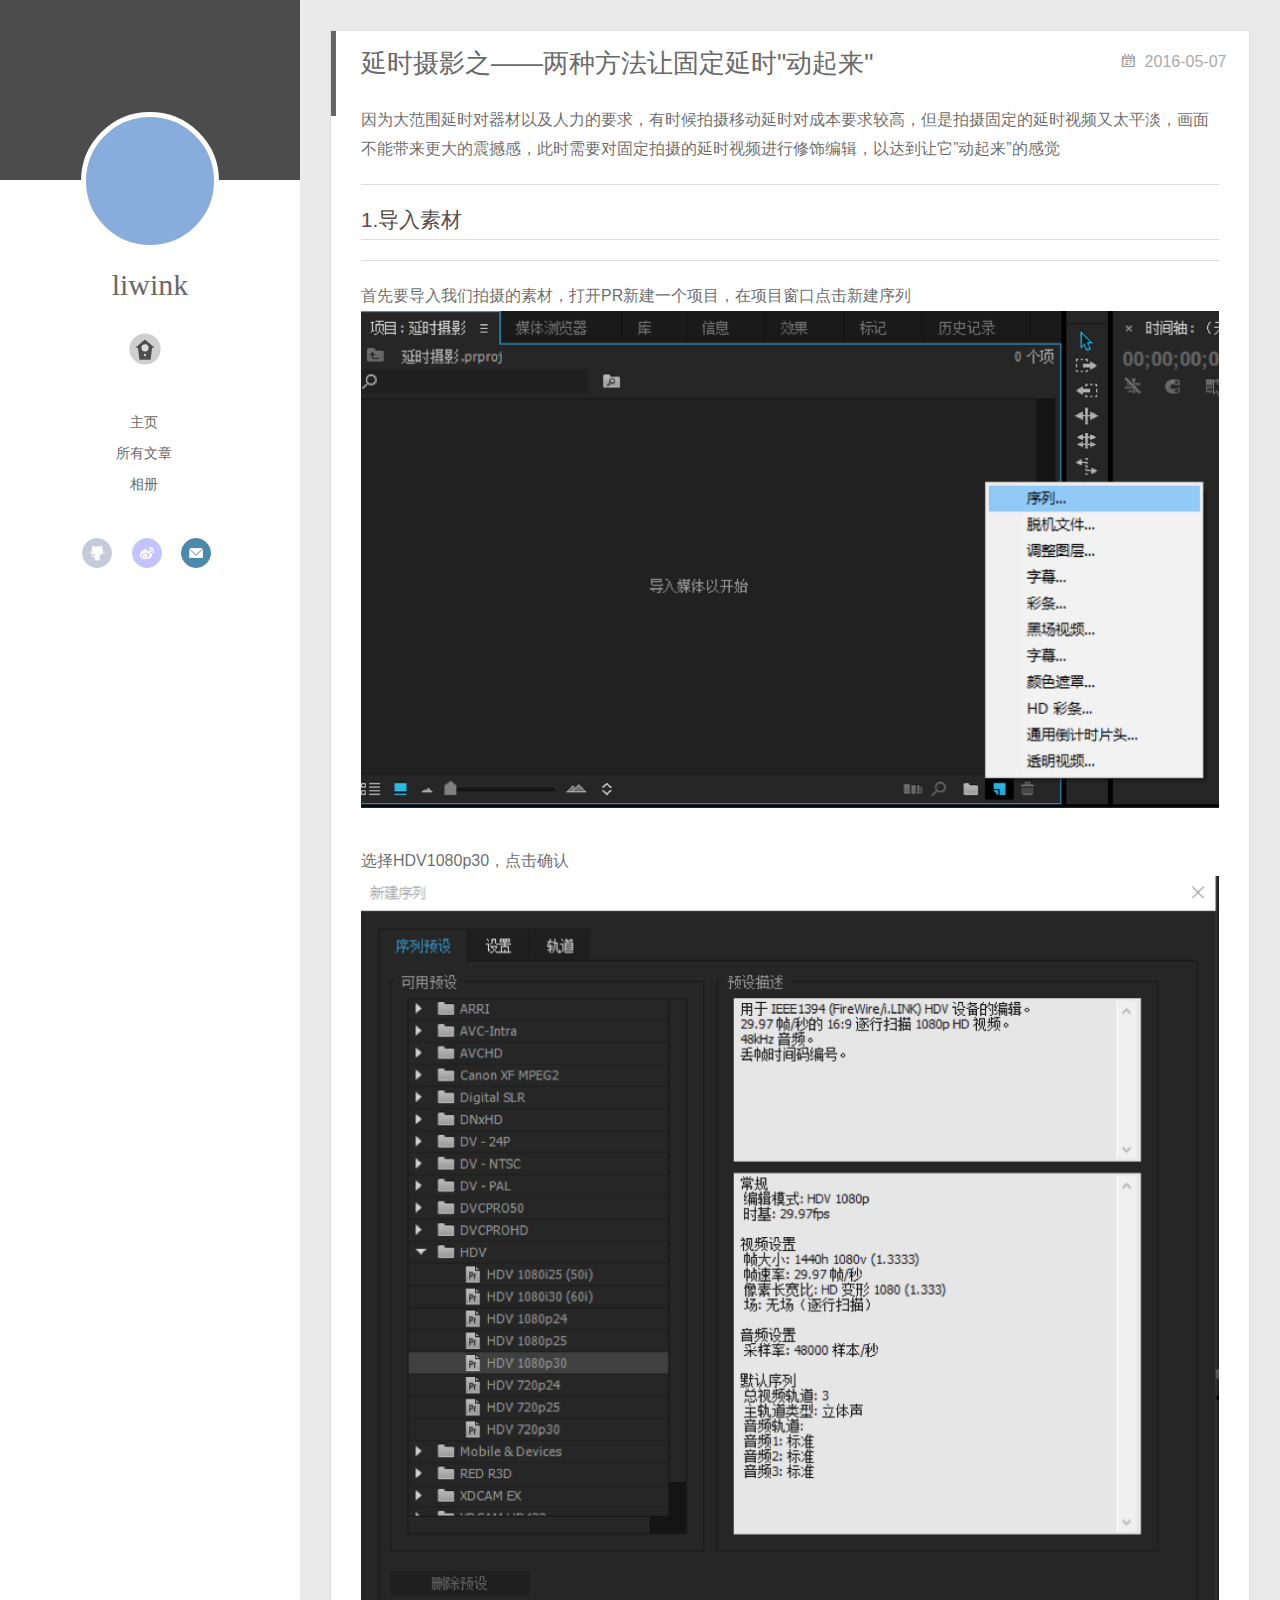
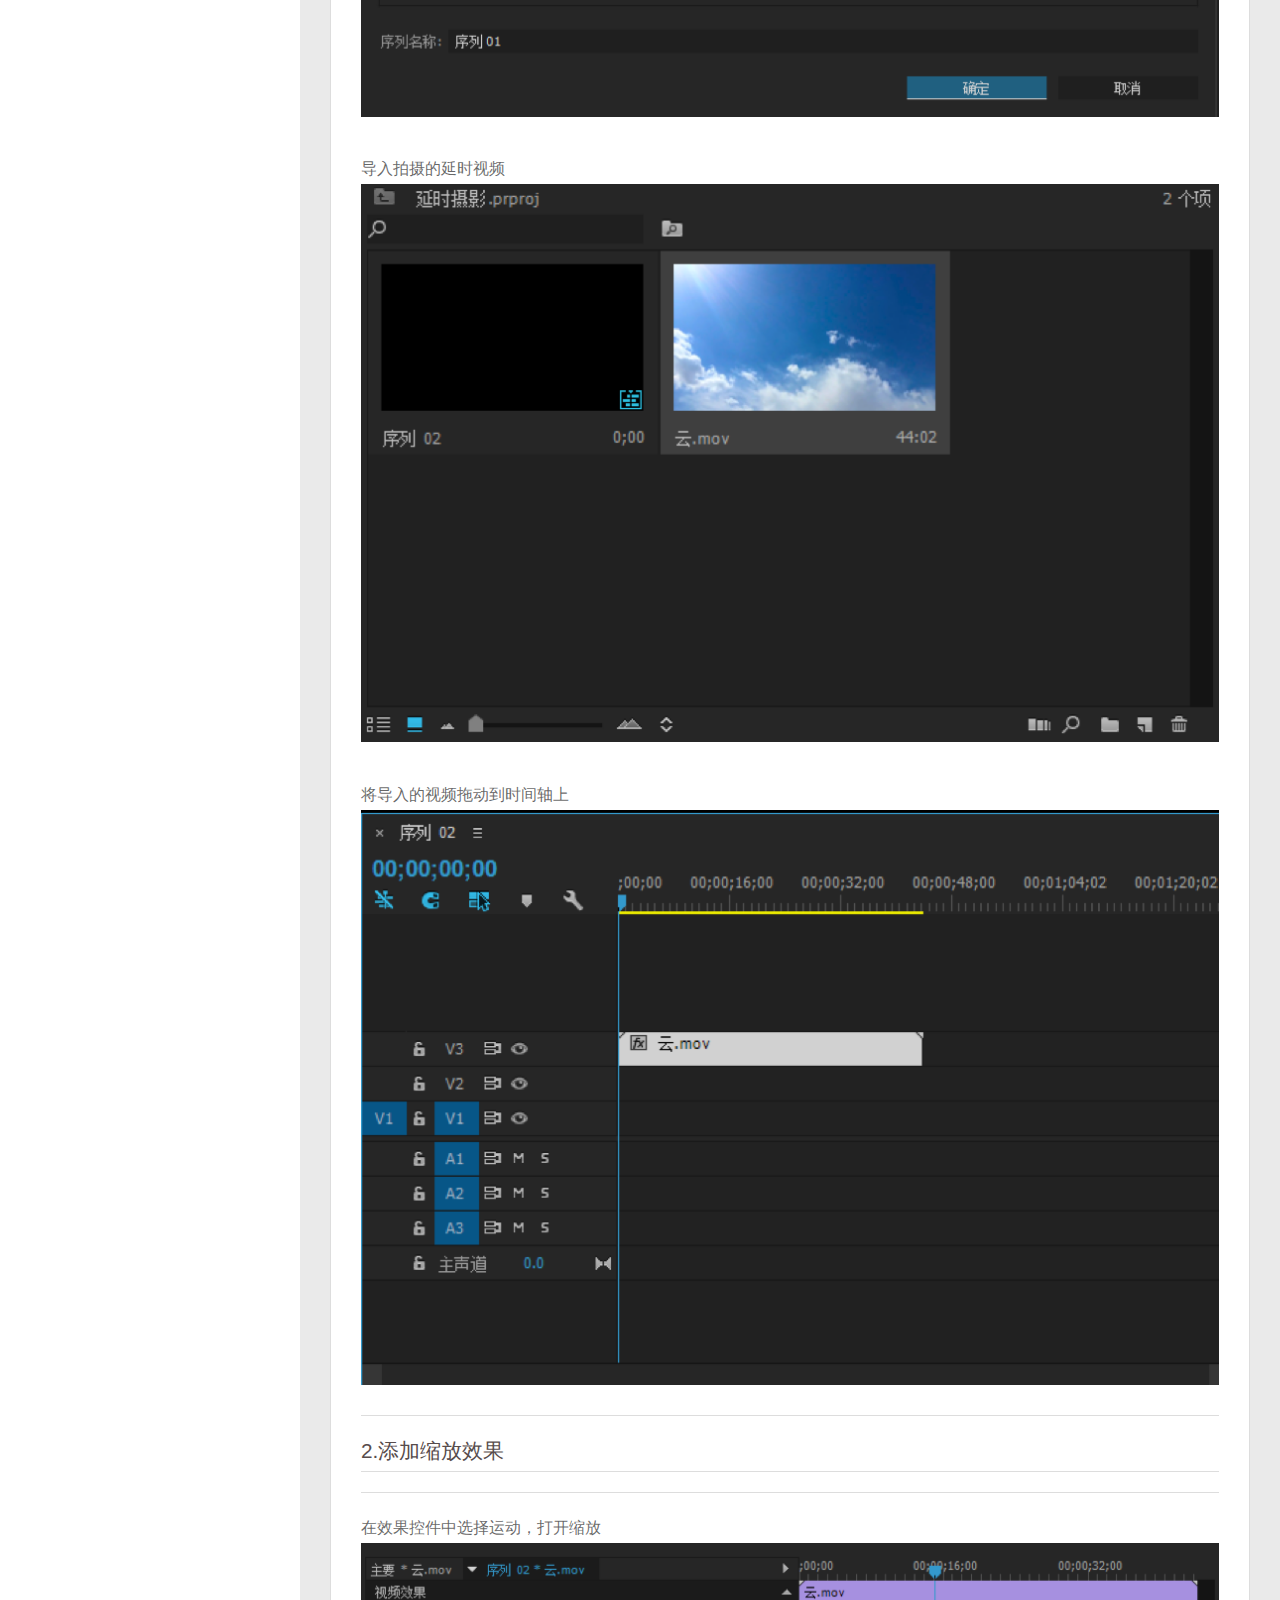
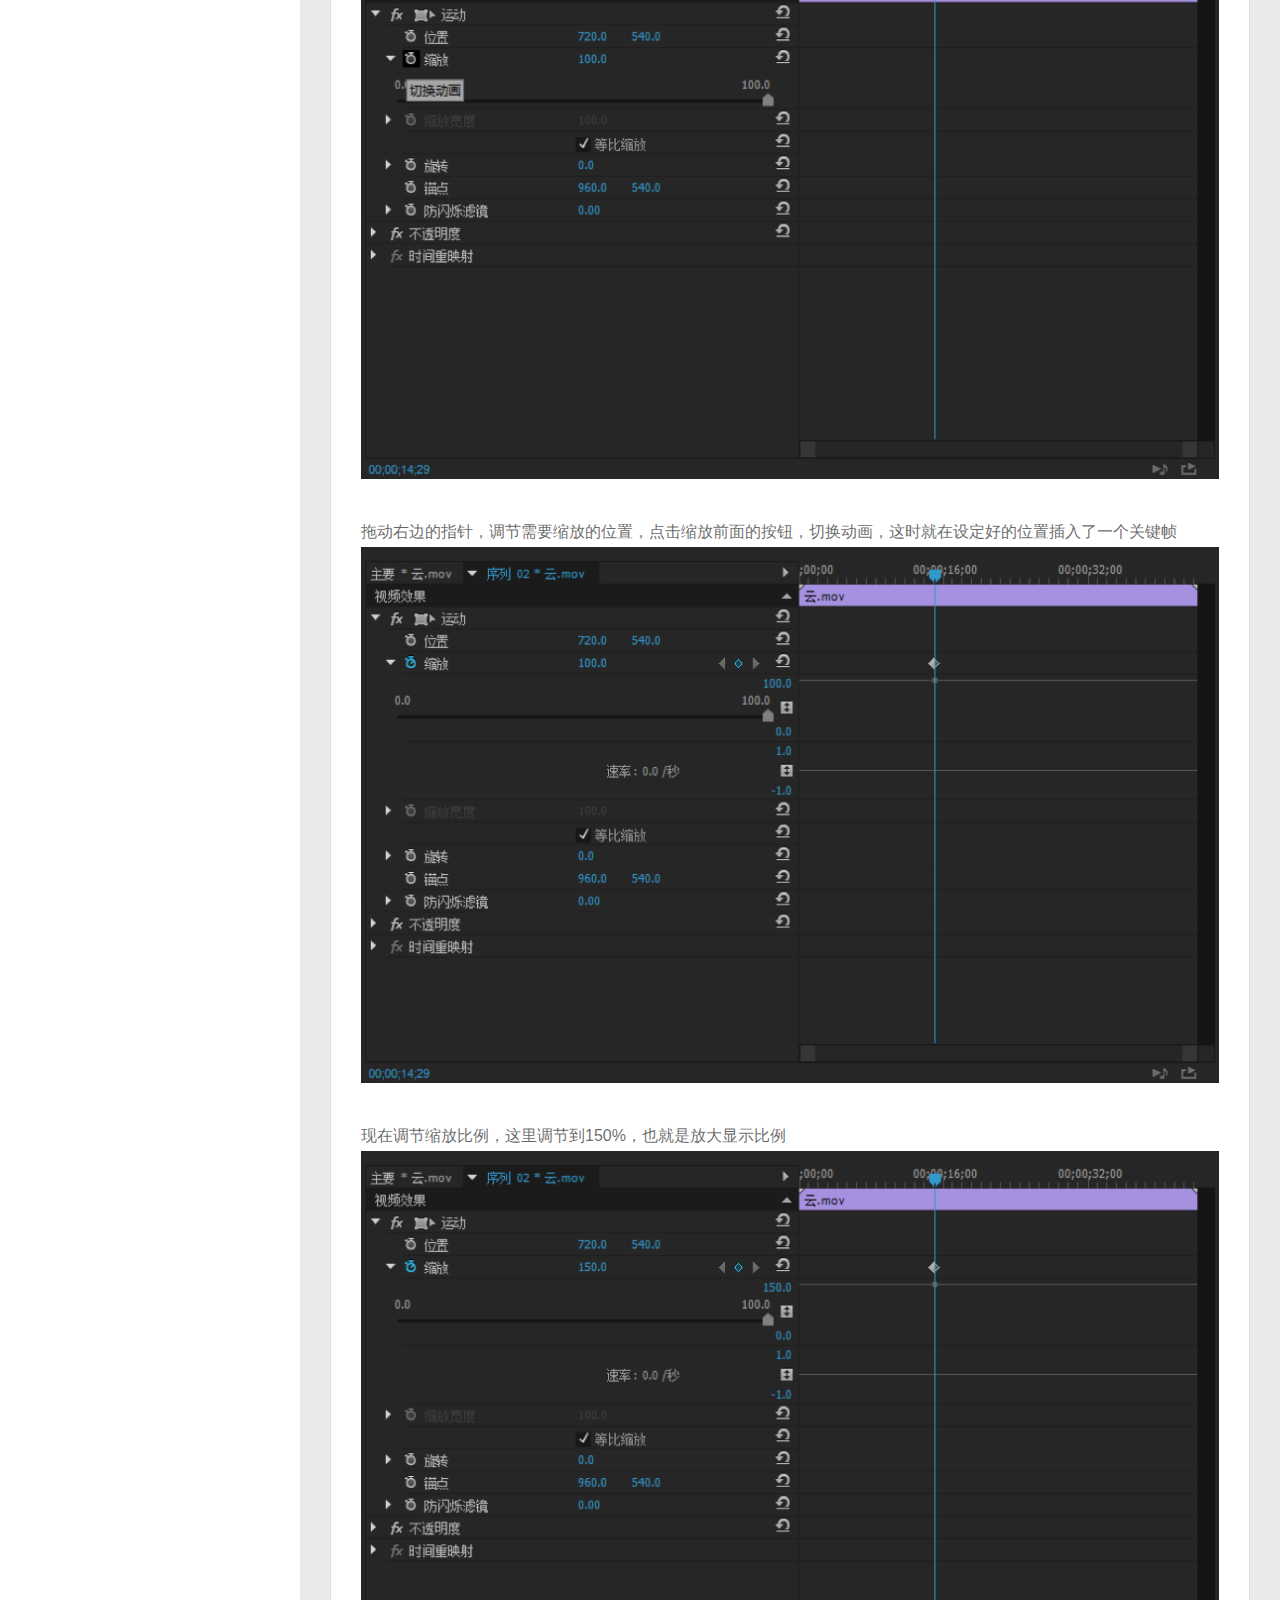
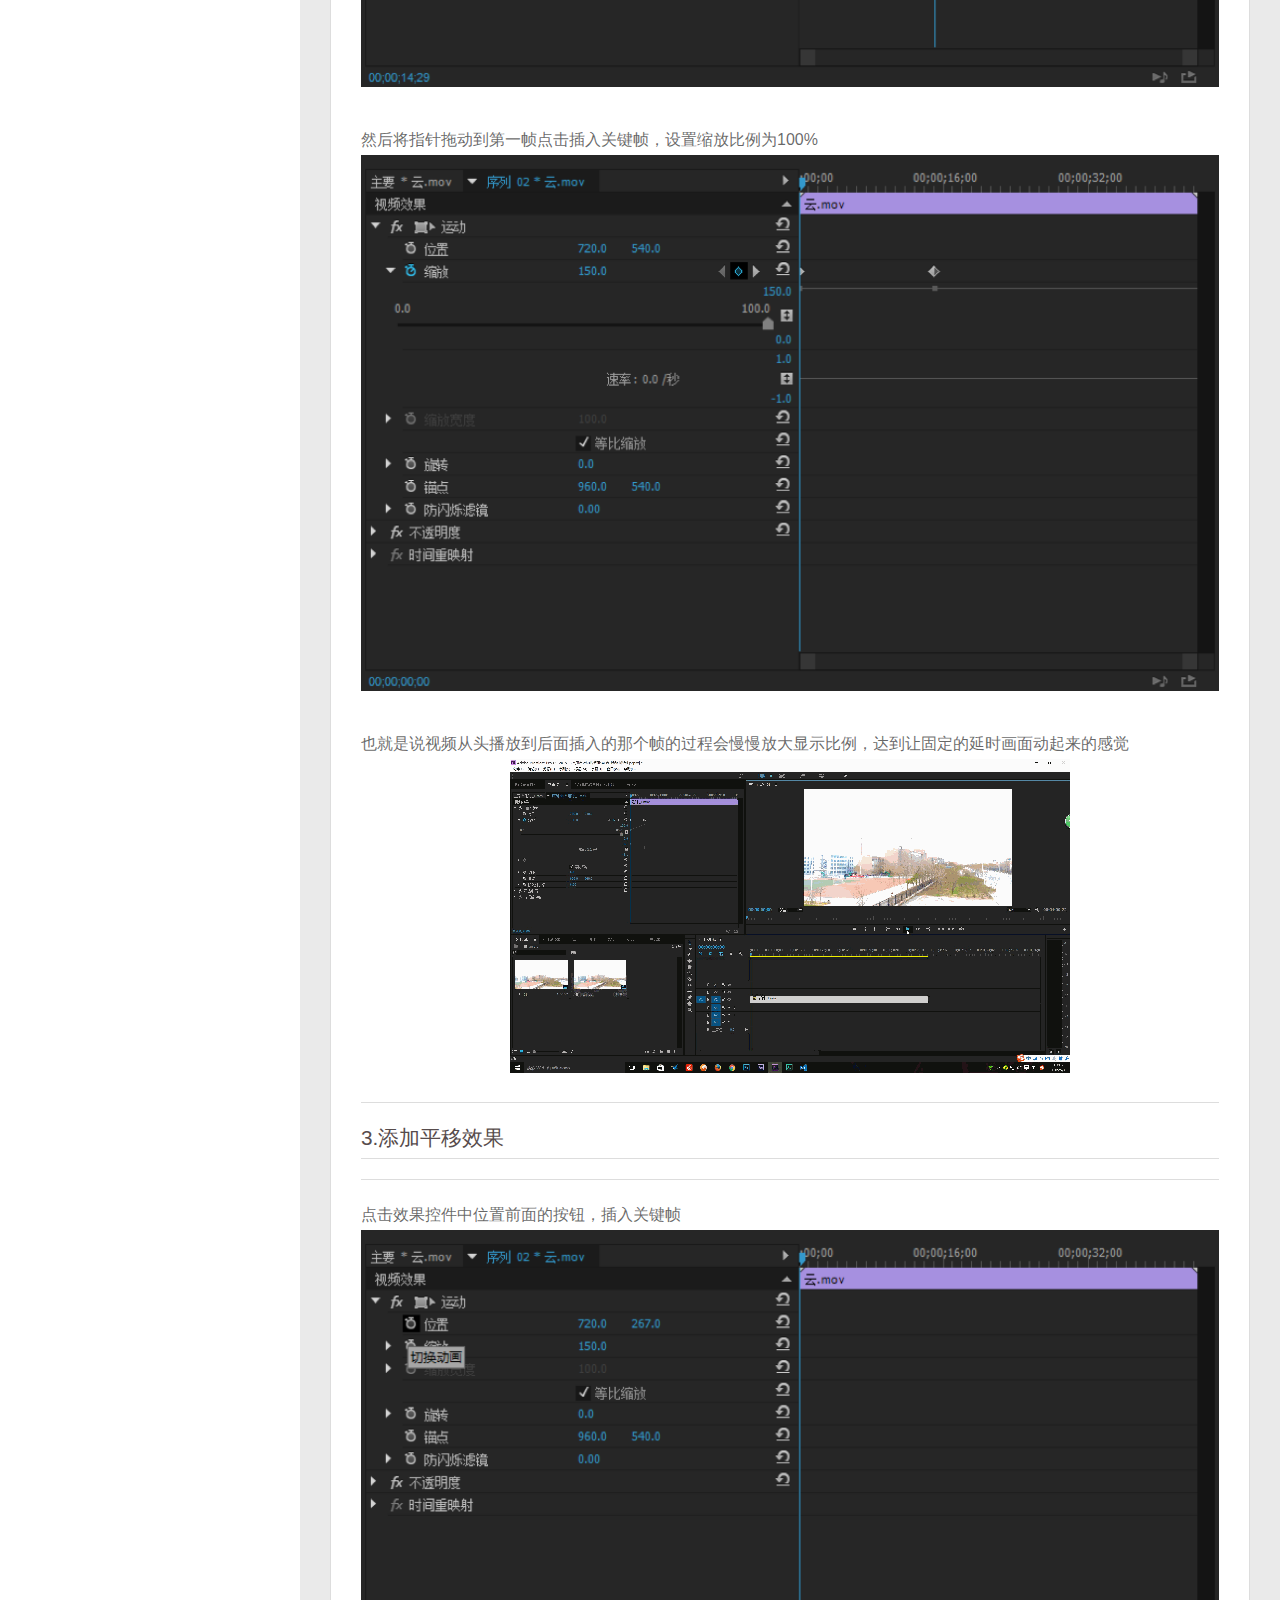
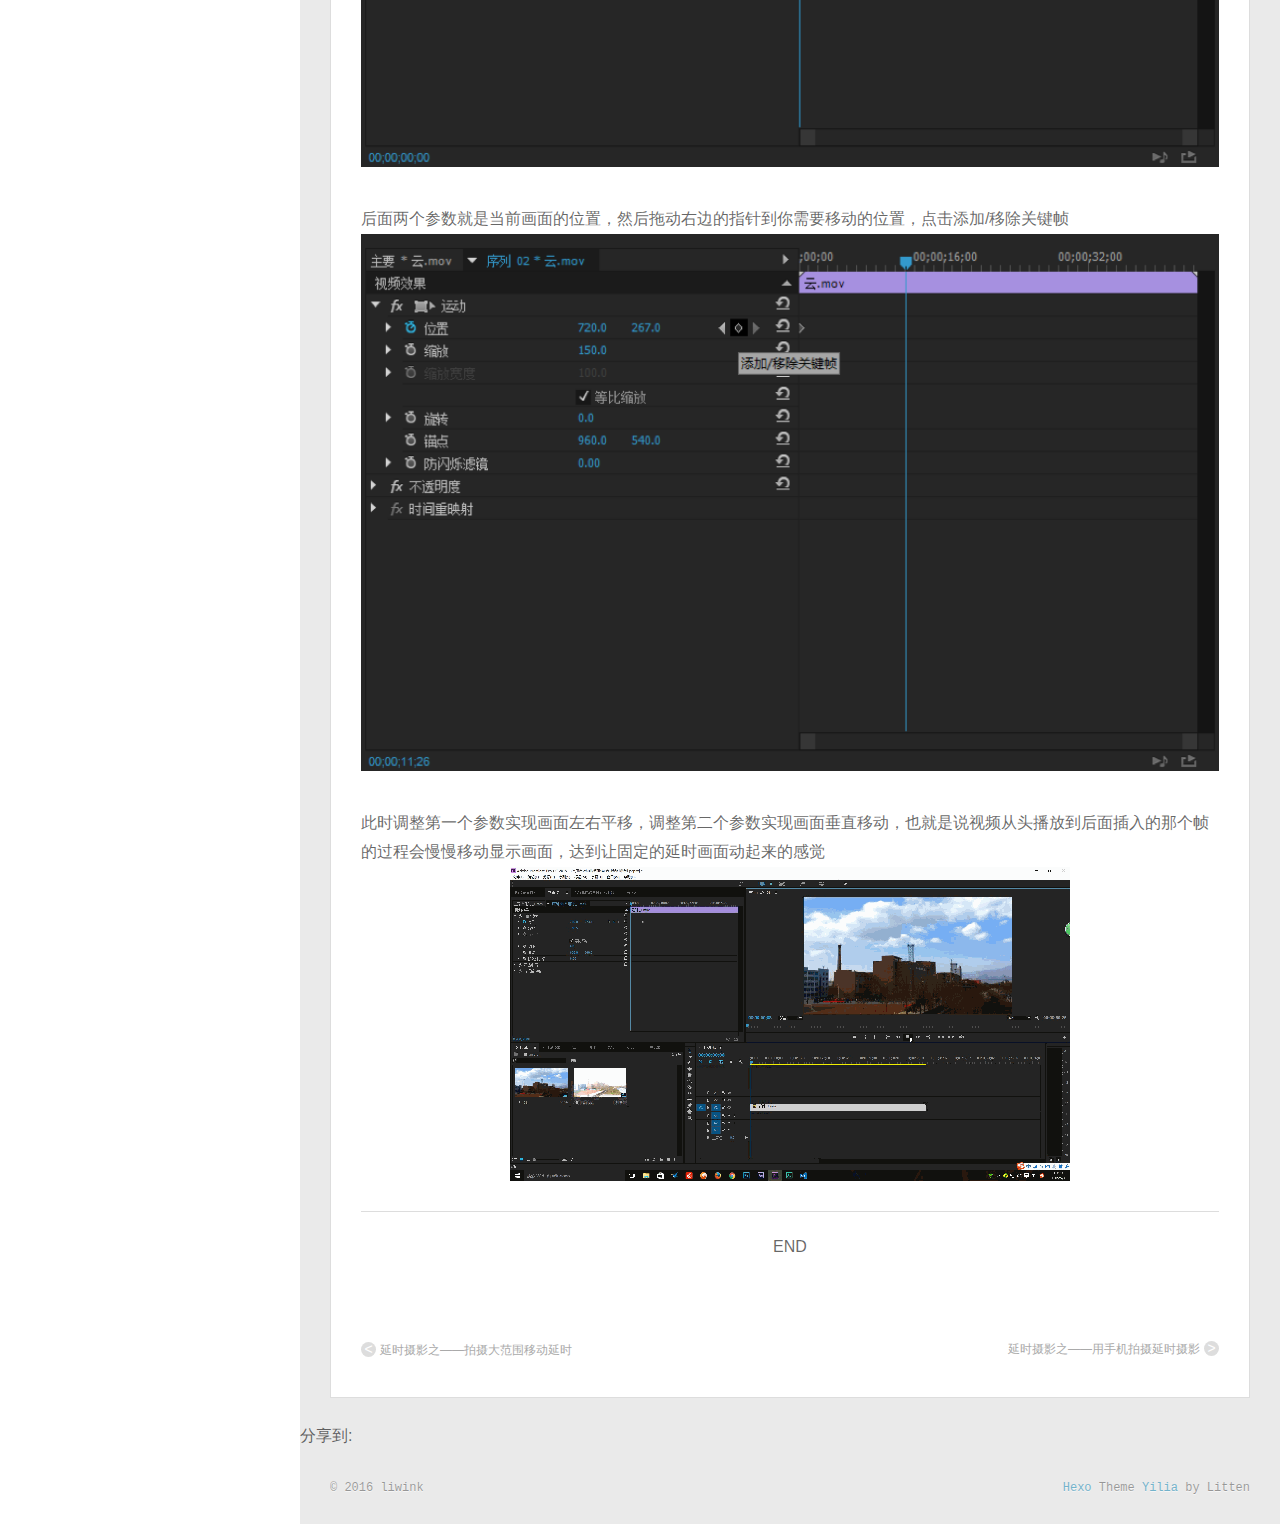
<file: 2016/05/07/2016-05-07-延时摄影之——两种方法让固定延时动起来/index.html>
<!DOCTYPE html>
<html>
<head>
  <meta charset="utf-8">
  
  <meta http-equiv="X-UA-Compatible" content="IE=edge" >
  <title>延时摄影之——两种方法让固定延时&quot;动起来&quot; | liwinking</title>
  <meta name="viewport" content="width=device-width, initial-scale=1, maximum-scale=1">
  <meta name="description" content="&amp;#x56E0;&amp;#x4E3A;&amp;#x5927;&amp;#x8303;&amp;#x56F4;&amp;#x5EF6;&amp;#x65F6;&amp;#x5BF9;&amp;#x5668;&amp;#x6750;&amp;#x4EE5;&amp;#x53CA;&amp;#x4EBA;&amp;#x529B;&amp;#x7684;&amp;#x8981;&amp;#x6C42;&amp;#xFF0C;&amp;#x6709;&amp;#x65F6;&amp;#x5019;&amp;#x62CD;&amp;#x6444;&amp;#x79FB;&amp;#x52A8;">
<meta property="og:type" content="article">
<meta property="og:title" content="延时摄影之——两种方法让固定延时"动起来"">
<meta property="og:url" content="http://yoursite.com/2016/05/07/2016-05-07-延时摄影之——两种方法让固定延时动起来/index.html">
<meta property="og:site_name" content="liwinking">
<meta property="og:description" content="&amp;#x56E0;&amp;#x4E3A;&amp;#x5927;&amp;#x8303;&amp;#x56F4;&amp;#x5EF6;&amp;#x65F6;&amp;#x5BF9;&amp;#x5668;&amp;#x6750;&amp;#x4EE5;&amp;#x53CA;&amp;#x4EBA;&amp;#x529B;&amp;#x7684;&amp;#x8981;&amp;#x6C42;&amp;#xFF0C;&amp;#x6709;&amp;#x65F6;&amp;#x5019;&amp;#x62CD;&amp;#x6444;&amp;#x79FB;&amp;#x52A8;">
<meta property="og:image" content="https://liwinking.github.io/img/201605070/1.png">
<meta property="og:image" content="https://liwinking.github.io/img/201605070/2.png">
<meta property="og:image" content="https://liwinking.github.io/img/201605070/3.png">
<meta property="og:image" content="https://liwinking.github.io/img/201605070/4.png">
<meta property="og:image" content="https://liwinking.github.io/img/201605070/5.png">
<meta property="og:image" content="https://liwinking.github.io/img/201605070/6.png">
<meta property="og:image" content="https://liwinking.github.io/img/201605070/7.png">
<meta property="og:image" content="https://liwinking.github.io/img/201605070/8.png">
<meta property="og:image" content="https://liwinking.github.io/img/201605070/fd.gif">
<meta property="og:image" content="https://liwinking.github.io/img/201605070/9.png">
<meta property="og:image" content="https://liwinking.github.io/img/201605070/10.png">
<meta property="og:image" content="https://liwinking.github.io/img/201605070/py.gif">
<meta property="og:updated_time" content="2016-05-07T12:43:31.000Z">
<meta name="twitter:card" content="summary">
<meta name="twitter:title" content="延时摄影之——两种方法让固定延时"动起来"">
<meta name="twitter:description" content="&amp;#x56E0;&amp;#x4E3A;&amp;#x5927;&amp;#x8303;&amp;#x56F4;&amp;#x5EF6;&amp;#x65F6;&amp;#x5BF9;&amp;#x5668;&amp;#x6750;&amp;#x4EE5;&amp;#x53CA;&amp;#x4EBA;&amp;#x529B;&amp;#x7684;&amp;#x8981;&amp;#x6C42;&amp;#xFF0C;&amp;#x6709;&amp;#x65F6;&amp;#x5019;&amp;#x62CD;&amp;#x6444;&amp;#x79FB;&amp;#x52A8;">
<meta name="twitter:image" content="https://liwinking.github.io/img/201605070/1.png">
  
    <link rel="alternative" href="/atom.xml" title="liwinking" type="application/atom+xml">
  
  
    <link rel="icon" href="/touxiang.jpg">
  
  <link rel="stylesheet" href="/css/style.css">
</head>

<body>
  <div id="container">
    <div class="left-col">
    <div class="overlay"></div>
<div class="intrude-less">
	<header id="header" class="inner">
		<a href="/" class="profilepic">
			
			<img lazy-src="/touxiang.jpg" class="js-avatar">
			
		</a>

		<hgroup>
		  <h1 class="header-author"><a href="/">liwink</a></h1>
		</hgroup>

		

		
			<div class="switch-btn">
				<div class="icon">
					<div class="icon-ctn">
						<div class="icon-wrap icon-house" data-idx="0">
							<div class="birdhouse"></div>
							<div class="birdhouse_holes"></div>
						</div>
						<div class="icon-wrap icon-ribbon hide" data-idx="1">
							<div class="ribbon"></div>
						</div>
						
						<div class="icon-wrap icon-link hide" data-idx="2">
							<div class="loopback_l"></div>
							<div class="loopback_r"></div>
						</div>
						
						
						<div class="icon-wrap icon-me hide" data-idx="3">
							<div class="user"></div>
							<div class="shoulder"></div>
						</div>
						
					</div>
					
				</div>
				<div class="tips-box hide">
					<div class="tips-arrow"></div>
					<ul class="tips-inner">
						<li>菜单</li>
						<li>Tags</li>
						
						<li>友情链接</li>
						
						
						<li>A propos</li>
						
					</ul>
				</div>
			</div>
		

		<div class="switch-area">
			<div class="switch-wrap">
				<section class="switch-part switch-part1">
					<nav class="header-menu">
						<ul>
						
							<li><a href="/">主页</a></li>
				        
							<li><a href="/archives">所有文章</a></li>
				        
							<li><a href="/photo">相册</a></li>
				        
						</ul>
					</nav>
					<nav class="header-nav">
						<div class="social">
							
								<a class="github" target="_blank" href="#" title="github">github</a>
					        
								<a class="weibo" target="_blank" href="http://weibo.com/u/1768602700/home?wvr=5&c=spr_web_sq_kings_weibo_t001" title="weibo">weibo</a>
					        
								<a class="mail" target="_blank" href="#" title="mail">mail</a>
					        
						</div>
					</nav>
				</section>
				
				
				<section class="switch-part switch-part2">
					<div class="widget tagcloud" id="js-tagcloud">
						
					</div>
				</section>
				
				
				
				<section class="switch-part switch-part3">
					<div id="js-friends">
					
			          <a target="_blank" class="main-nav-link switch-friends-link" href="http://localhost:4000/">奥巴马的博客</a>
			        
			        </div>
				</section>
				

				
				
				<section class="switch-part switch-part4">
				
					<div id="js-aboutme">Liwinking</div>
				</section>
				
			</div>
		</div>
	</header>				
</div>

    </div>
    <div class="mid-col">
      <nav id="mobile-nav">
  	<div class="overlay">
  		<div class="slider-trigger"></div>
  		<h1 class="header-author js-mobile-header hide">liwink</h1>
  	</div>
	<div class="intrude-less">
		<header id="header" class="inner">
			<div class="profilepic">
			
				<img lazy-src="/touxiang.jpg" class="js-avatar">
			
			</div>
			<hgroup>
			  <h1 class="header-author">liwink</h1>
			</hgroup>
			
			<nav class="header-menu">
				<ul>
				
					<li><a href="/">主页</a></li>
		        
					<li><a href="/archives">所有文章</a></li>
		        
					<li><a href="/photo">相册</a></li>
		        
		        <div class="clearfix"></div>
				</ul>
			</nav>
			<nav class="header-nav">
				<div class="social">
					
						<a class="github" target="_blank" href="#" title="github">github</a>
			        
						<a class="weibo" target="_blank" href="http://weibo.com/u/1768602700/home?wvr=5&c=spr_web_sq_kings_weibo_t001" title="weibo">weibo</a>
			        
						<a class="mail" target="_blank" href="#" title="mail">mail</a>
			        
				</div>
			</nav>
		</header>				
	</div>
</nav>

      <div class="body-wrap"><article id="post-2016-05-07-延时摄影之——两种方法让固定延时动起来" class="article article-type-post" itemscope itemprop="blogPost">
  
    <div class="article-meta">
      <a href="/2016/05/07/2016-05-07-延时摄影之——两种方法让固定延时动起来/" class="article-date">
  	<time datetime="2016-05-07T04:12:42.000Z" itemprop="datePublished">2016-05-07</time>
</a>
    </div>
  
  <div class="article-inner">
    
      <input type="hidden" class="isFancy" />
    
    
      <header class="article-header">
        
  
    <h1 class="article-title" itemprop="name">
      延时摄影之——两种方法让固定延时&quot;动起来&quot;
    </h1>
  

      </header>
      
      <div class="article-info article-info-post">
        
        

        <div class="clearfix"></div>
      </div>
      
    
    <div class="article-entry" itemprop="articleBody">
      
        <p>&#x56E0;&#x4E3A;&#x5927;&#x8303;&#x56F4;&#x5EF6;&#x65F6;&#x5BF9;&#x5668;&#x6750;&#x4EE5;&#x53CA;&#x4EBA;&#x529B;&#x7684;&#x8981;&#x6C42;&#xFF0C;&#x6709;&#x65F6;&#x5019;&#x62CD;&#x6444;&#x79FB;&#x52A8;&#x5EF6;&#x65F6;&#x5BF9;&#x6210;&#x672C;&#x8981;&#x6C42;&#x8F83;&#x9AD8;&#xFF0C;&#x4F46;&#x662F;&#x62CD;&#x6444;&#x56FA;&#x5B9A;&#x7684;&#x5EF6;&#x65F6;&#x89C6;&#x9891;&#x53C8;&#x592A;&#x5E73;&#x6DE1;&#xFF0C;&#x753B;&#x9762;&#x4E0D;&#x80FD;&#x5E26;&#x6765;&#x66F4;&#x5927;&#x7684;&#x9707;&#x64BC;&#x611F;&#xFF0C;&#x6B64;&#x65F6;&#x9700;&#x8981;&#x5BF9;&#x56FA;&#x5B9A;&#x62CD;&#x6444;&#x7684;&#x5EF6;&#x65F6;&#x89C6;&#x9891;&#x8FDB;&#x884C;&#x4FEE;&#x9970;&#x7F16;&#x8F91;&#xFF0C;&#x4EE5;&#x8FBE;&#x5230;&#x8BA9;&#x5B83;&#x201D;&#x52A8;&#x8D77;&#x6765;&#x201D;&#x7684;&#x611F;&#x89C9;</p>
<a id="more"></a>
<hr>
<h2>1.&#x5BFC;&#x5165;&#x7D20;&#x6750;</h2>

<hr>
<p>&#x9996;&#x5148;&#x8981;&#x5BFC;&#x5165;&#x6211;&#x4EEC;&#x62CD;&#x6444;&#x7684;&#x7D20;&#x6750;&#xFF0C;&#x6253;&#x5F00;PR&#x65B0;&#x5EFA;&#x4E00;&#x4E2A;&#x9879;&#x76EE;&#xFF0C;&#x5728;&#x9879;&#x76EE;&#x7A97;&#x53E3;&#x70B9;&#x51FB;&#x65B0;&#x5EFA;&#x5E8F;&#x5217;</p>
<center><img src="https://liwinking.github.io/img/201605070/1.png" alt=""></center><br>&#x9009;&#x62E9;HDV1080p30&#xFF0C;&#x70B9;&#x51FB;&#x786E;&#x8BA4;<br><center><img src="https://liwinking.github.io/img/201605070/2.png" alt=""></center><br>&#x5BFC;&#x5165;&#x62CD;&#x6444;&#x7684;&#x5EF6;&#x65F6;&#x89C6;&#x9891;<br><center><img src="https://liwinking.github.io/img/201605070/3.png" alt=""></center><br>&#x5C06;&#x5BFC;&#x5165;&#x7684;&#x89C6;&#x9891;&#x62D6;&#x52A8;&#x5230;&#x65F6;&#x95F4;&#x8F74;&#x4E0A;<br><center><img src="https://liwinking.github.io/img/201605070/4.png" alt=""></center>

<hr>
<h2>2.&#x6DFB;&#x52A0;&#x7F29;&#x653E;&#x6548;&#x679C;</h2>

<hr>
<p>&#x5728;&#x6548;&#x679C;&#x63A7;&#x4EF6;&#x4E2D;&#x9009;&#x62E9;&#x8FD0;&#x52A8;&#xFF0C;&#x6253;&#x5F00;&#x7F29;&#x653E;</p>
<center><img src="https://liwinking.github.io/img/201605070/5.png" alt=""></center><br>&#x62D6;&#x52A8;&#x53F3;&#x8FB9;&#x7684;&#x6307;&#x9488;&#xFF0C;&#x8C03;&#x8282;&#x9700;&#x8981;&#x7F29;&#x653E;&#x7684;&#x4F4D;&#x7F6E;&#xFF0C;&#x70B9;&#x51FB;&#x7F29;&#x653E;&#x524D;&#x9762;&#x7684;&#x6309;&#x94AE;&#xFF0C;&#x5207;&#x6362;&#x52A8;&#x753B;&#xFF0C;&#x8FD9;&#x65F6;&#x5C31;&#x5728;&#x8BBE;&#x5B9A;&#x597D;&#x7684;&#x4F4D;&#x7F6E;&#x63D2;&#x5165;&#x4E86;&#x4E00;&#x4E2A;&#x5173;&#x952E;&#x5E27;<br><center><img src="https://liwinking.github.io/img/201605070/6.png" alt=""></center><br>&#x73B0;&#x5728;&#x8C03;&#x8282;&#x7F29;&#x653E;&#x6BD4;&#x4F8B;&#xFF0C;&#x8FD9;&#x91CC;&#x8C03;&#x8282;&#x5230;150%&#xFF0C;&#x4E5F;&#x5C31;&#x662F;&#x653E;&#x5927;&#x663E;&#x793A;&#x6BD4;&#x4F8B;<br><center><img src="https://liwinking.github.io/img/201605070/7.png" alt=""></center><br>&#x7136;&#x540E;&#x5C06;&#x6307;&#x9488;&#x62D6;&#x52A8;&#x5230;&#x7B2C;&#x4E00;&#x5E27;&#x70B9;&#x51FB;&#x63D2;&#x5165;&#x5173;&#x952E;&#x5E27;&#xFF0C;&#x8BBE;&#x7F6E;&#x7F29;&#x653E;&#x6BD4;&#x4F8B;&#x4E3A;100%<br><center><img src="https://liwinking.github.io/img/201605070/8.png" alt=""></center><br>&#x4E5F;&#x5C31;&#x662F;&#x8BF4;&#x89C6;&#x9891;&#x4ECE;&#x5934;&#x64AD;&#x653E;&#x5230;&#x540E;&#x9762;&#x63D2;&#x5165;&#x7684;&#x90A3;&#x4E2A;&#x5E27;&#x7684;&#x8FC7;&#x7A0B;&#x4F1A;&#x6162;&#x6162;&#x653E;&#x5927;&#x663E;&#x793A;&#x6BD4;&#x4F8B;&#xFF0C;&#x8FBE;&#x5230;&#x8BA9;&#x56FA;&#x5B9A;&#x7684;&#x5EF6;&#x65F6;&#x753B;&#x9762;&#x52A8;&#x8D77;&#x6765;&#x7684;&#x611F;&#x89C9;<br><center><img src="https://liwinking.github.io/img/201605070/fd.gif" alt=""></center>

<hr>
<h2>3.&#x6DFB;&#x52A0;&#x5E73;&#x79FB;&#x6548;&#x679C;</h2>

<hr>
<p>&#x70B9;&#x51FB;&#x6548;&#x679C;&#x63A7;&#x4EF6;&#x4E2D;&#x4F4D;&#x7F6E;&#x524D;&#x9762;&#x7684;&#x6309;&#x94AE;&#xFF0C;&#x63D2;&#x5165;&#x5173;&#x952E;&#x5E27;</p>
<center><img src="https://liwinking.github.io/img/201605070/9.png" alt=""></center><br>&#x540E;&#x9762;&#x4E24;&#x4E2A;&#x53C2;&#x6570;&#x5C31;&#x662F;&#x5F53;&#x524D;&#x753B;&#x9762;&#x7684;&#x4F4D;&#x7F6E;&#xFF0C;&#x7136;&#x540E;&#x62D6;&#x52A8;&#x53F3;&#x8FB9;&#x7684;&#x6307;&#x9488;&#x5230;&#x4F60;&#x9700;&#x8981;&#x79FB;&#x52A8;&#x7684;&#x4F4D;&#x7F6E;&#xFF0C;&#x70B9;&#x51FB;&#x6DFB;&#x52A0;/&#x79FB;&#x9664;&#x5173;&#x952E;&#x5E27;<br><center><img src="https://liwinking.github.io/img/201605070/10.png" alt=""></center><br>&#x6B64;&#x65F6;&#x8C03;&#x6574;&#x7B2C;&#x4E00;&#x4E2A;&#x53C2;&#x6570;&#x5B9E;&#x73B0;&#x753B;&#x9762;&#x5DE6;&#x53F3;&#x5E73;&#x79FB;&#xFF0C;&#x8C03;&#x6574;&#x7B2C;&#x4E8C;&#x4E2A;&#x53C2;&#x6570;&#x5B9E;&#x73B0;&#x753B;&#x9762;&#x5782;&#x76F4;&#x79FB;&#x52A8;&#xFF0C;&#x4E5F;&#x5C31;&#x662F;&#x8BF4;&#x89C6;&#x9891;&#x4ECE;&#x5934;&#x64AD;&#x653E;&#x5230;&#x540E;&#x9762;&#x63D2;&#x5165;&#x7684;&#x90A3;&#x4E2A;&#x5E27;&#x7684;&#x8FC7;&#x7A0B;&#x4F1A;&#x6162;&#x6162;&#x79FB;&#x52A8;&#x663E;&#x793A;&#x753B;&#x9762;&#xFF0C;&#x8FBE;&#x5230;&#x8BA9;&#x56FA;&#x5B9A;&#x7684;&#x5EF6;&#x65F6;&#x753B;&#x9762;&#x52A8;&#x8D77;&#x6765;&#x7684;&#x611F;&#x89C9;<br><center><img src="https://liwinking.github.io/img/201605070/py.gif" alt=""></center>

<hr>
<center>END</center>
      
    </div>
    
  </div>
  
    
<nav id="article-nav">
  
    <a href="/2016/05/08/2016-05-08-延时摄影之——拍摄大范围移动延时/" id="article-nav-newer" class="article-nav-link-wrap">
      <strong class="article-nav-caption"><</strong>
      <div class="article-nav-title">
        
          延时摄影之——拍摄大范围移动延时
        
      </div>
    </a>
  
  
    <a href="/2016/05/07/2016-05-07-延时摄影之——用手机拍摄延时摄影/" id="article-nav-older" class="article-nav-link-wrap">
      <div class="article-nav-title">延时摄影之——用手机拍摄延时摄影</div>
      <strong class="article-nav-caption">></strong>
    </a>
  
</nav>

  
</article>


<div class="share_jia">
	<!-- JiaThis Button BEGIN -->
	<div class="jiathis_style">
		<span class="jiathis_txt">分享到: &nbsp; </span>
		<a class="jiathis_button_facebook"></a> 
    <a class="jiathis_button_twitter"></a>
    <a class="jiathis_button_plus"></a> 
    <a class="jiathis_button_tsina"></a>
		<a class="jiathis_button_cqq"></a>
		<a class="jiathis_button_douban"></a>
		<a class="jiathis_button_weixin"></a>
		<a class="jiathis_button_tumblr"></a>
    <a href="http://www.jiathis.com/share" class="jiathis jiathis_txt jtico jtico_jiathis" target="_blank"></a>
	</div>
	<script type="text/javascript" src="http://v3.jiathis.com/code/jia.js?uid=1405949716054953" charset="utf-8"></script>
	<!-- JiaThis Button END -->
</div>






<div class="duoshuo">
	<!-- 多说评论框 start -->
	<div class="ds-thread" data-thread-key="2016-05-07-延时摄影之——两种方法让固定延时动起来" data-title="延时摄影之——两种方法让固定延时&quot;动起来&quot;" data-url="http://yoursite.com/2016/05/07/2016-05-07-延时摄影之——两种方法让固定延时动起来/"></div>
	<!-- 多说评论框 end -->
	<!-- 多说公共JS代码 start (一个网页只需插入一次) -->
	<script type="text/javascript">
	var duoshuoQuery = {short_name:"true"};
	(function() {
		var ds = document.createElement('script');
		ds.type = 'text/javascript';ds.async = true;
		ds.src = (document.location.protocol == 'https:' ? 'https:' : 'http:') + '//static.duoshuo.com/embed.js';
		ds.charset = 'UTF-8';
		(document.getElementsByTagName('head')[0] 
		 || document.getElementsByTagName('body')[0]).appendChild(ds);
	})();
	</script>
	<!-- 多说公共JS代码 end -->
</div>




</div>
      <footer id="footer">
  <div class="outer">
    <div id="footer-info">
    	<div class="footer-left">
    		&copy; 2016 liwink
    	</div>
      	<div class="footer-right">
      		<a href="http://hexo.io/" target="_blank">Hexo</a>  Theme <a href="https://github.com/litten/hexo-theme-yilia" target="_blank">Yilia</a> by Litten
      	</div>
    </div>
  </div>
</footer>
    </div>
    
  <link rel="stylesheet" href="/fancybox/jquery.fancybox.css">


<script>
	var yiliaConfig = {
		fancybox: true,
		mathjax: true,
		animate: true,
		isHome: false,
		isPost: true,
		isArchive: false,
		isTag: false,
		isCategory: false,
		open_in_new: false
	}
</script>
<script src="http://7.url.cn/edu/jslib/comb/require-2.1.6,jquery-1.9.1.min.js"></script>
<script src="/js/main.js"></script>






<script type="text/x-mathjax-config">
MathJax.Hub.Config({
    tex2jax: {
        inlineMath: [ ['$','$'], ["\\(","\\)"]  ],
        processEscapes: true,
        skipTags: ['script', 'noscript', 'style', 'textarea', 'pre', 'code']
    }
});

MathJax.Hub.Queue(function() {
    var all = MathJax.Hub.getAllJax(), i;
    for(i=0; i < all.length; i += 1) {
        all[i].SourceElement().parentNode.className += ' has-jax';                 
    }       
});
</script>

<script type="text/javascript" src="http://cdn.mathjax.org/mathjax/latest/MathJax.js?config=TeX-AMS-MML_HTMLorMML">
</script>


  </div>
</body>
</html>
</file>
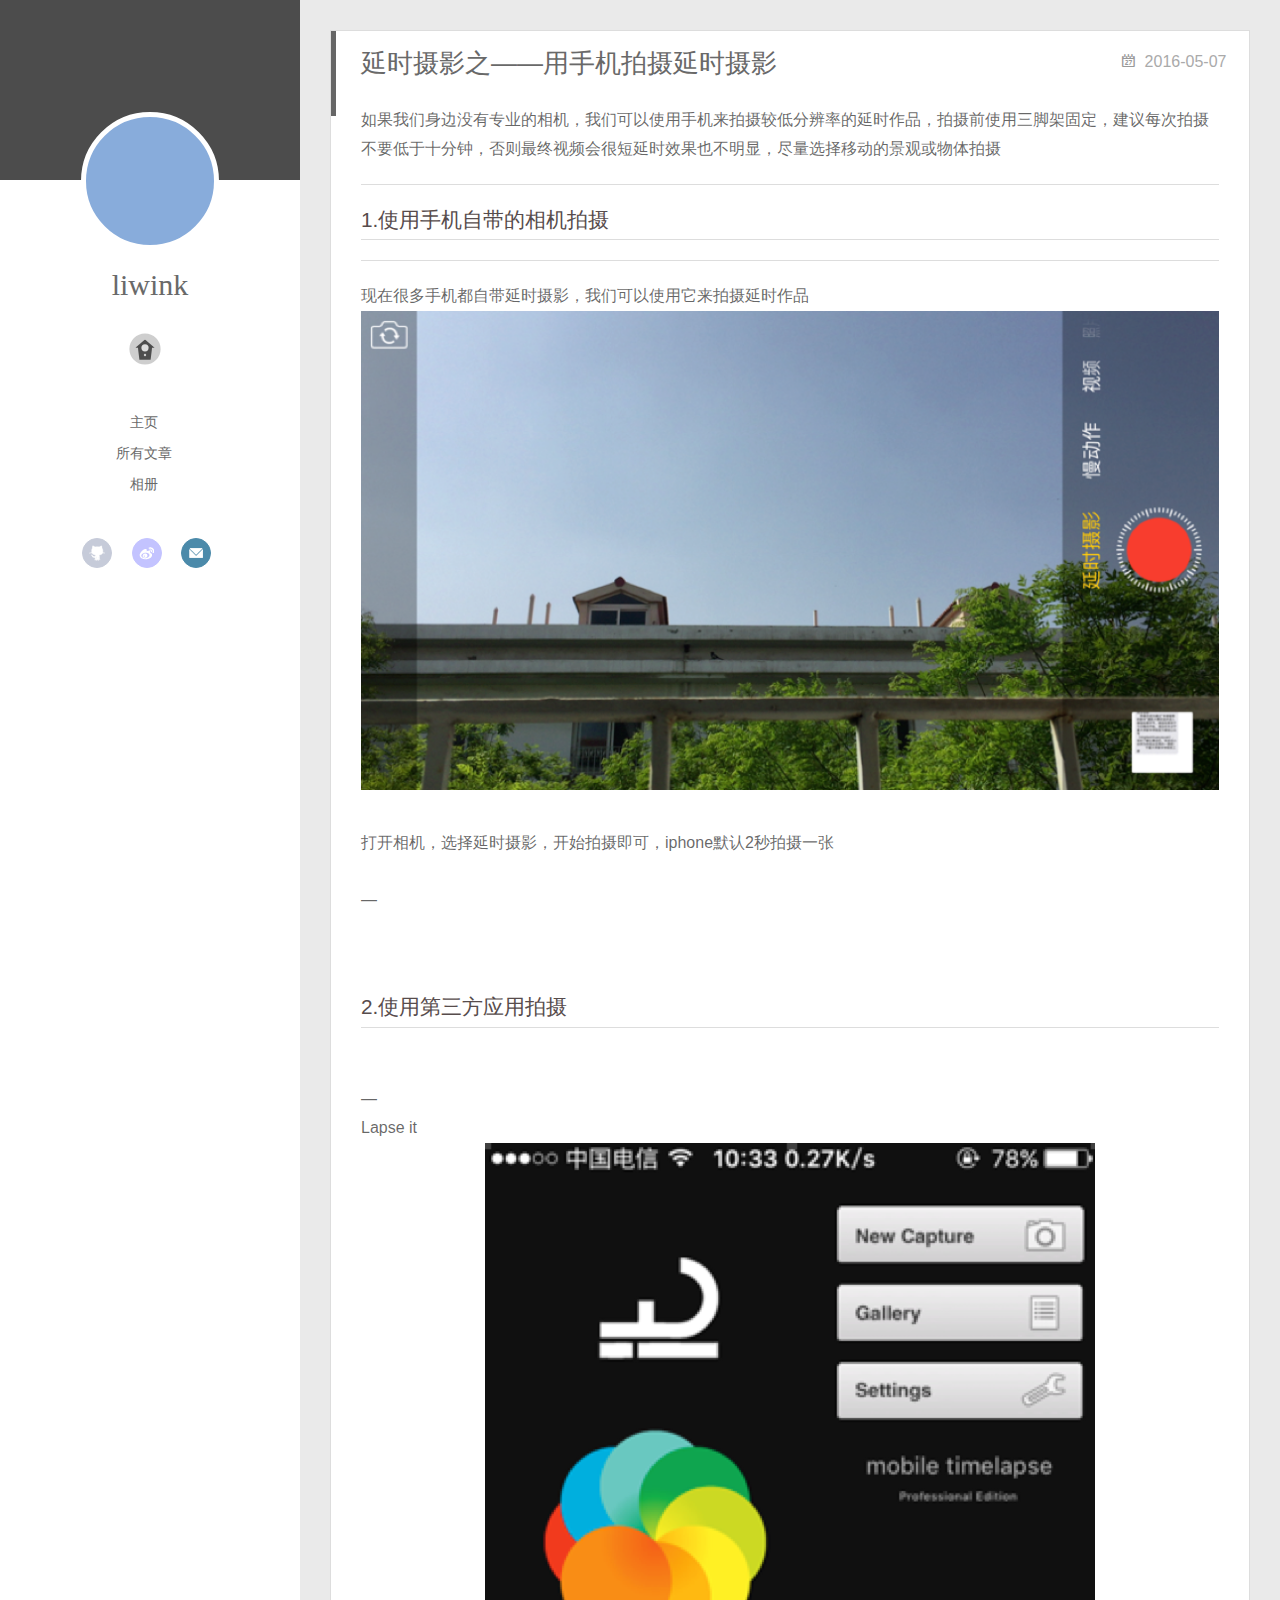
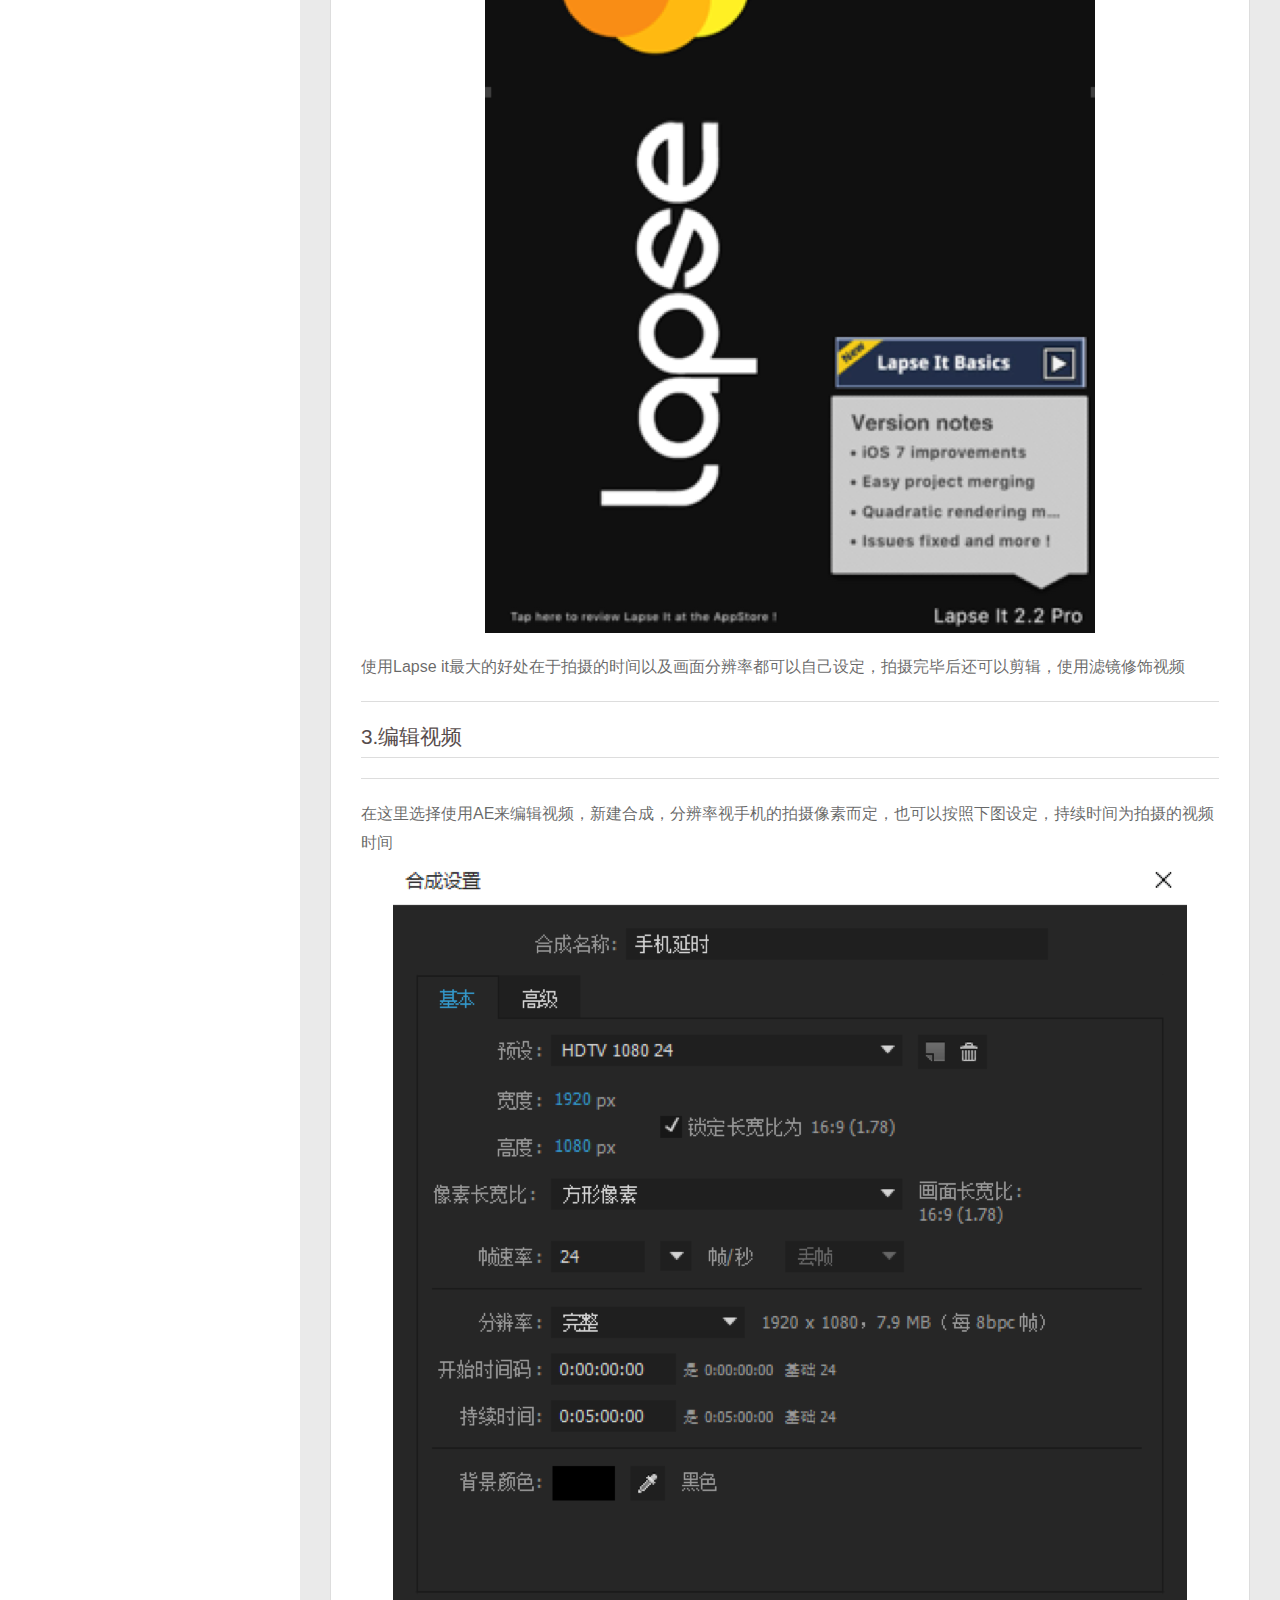
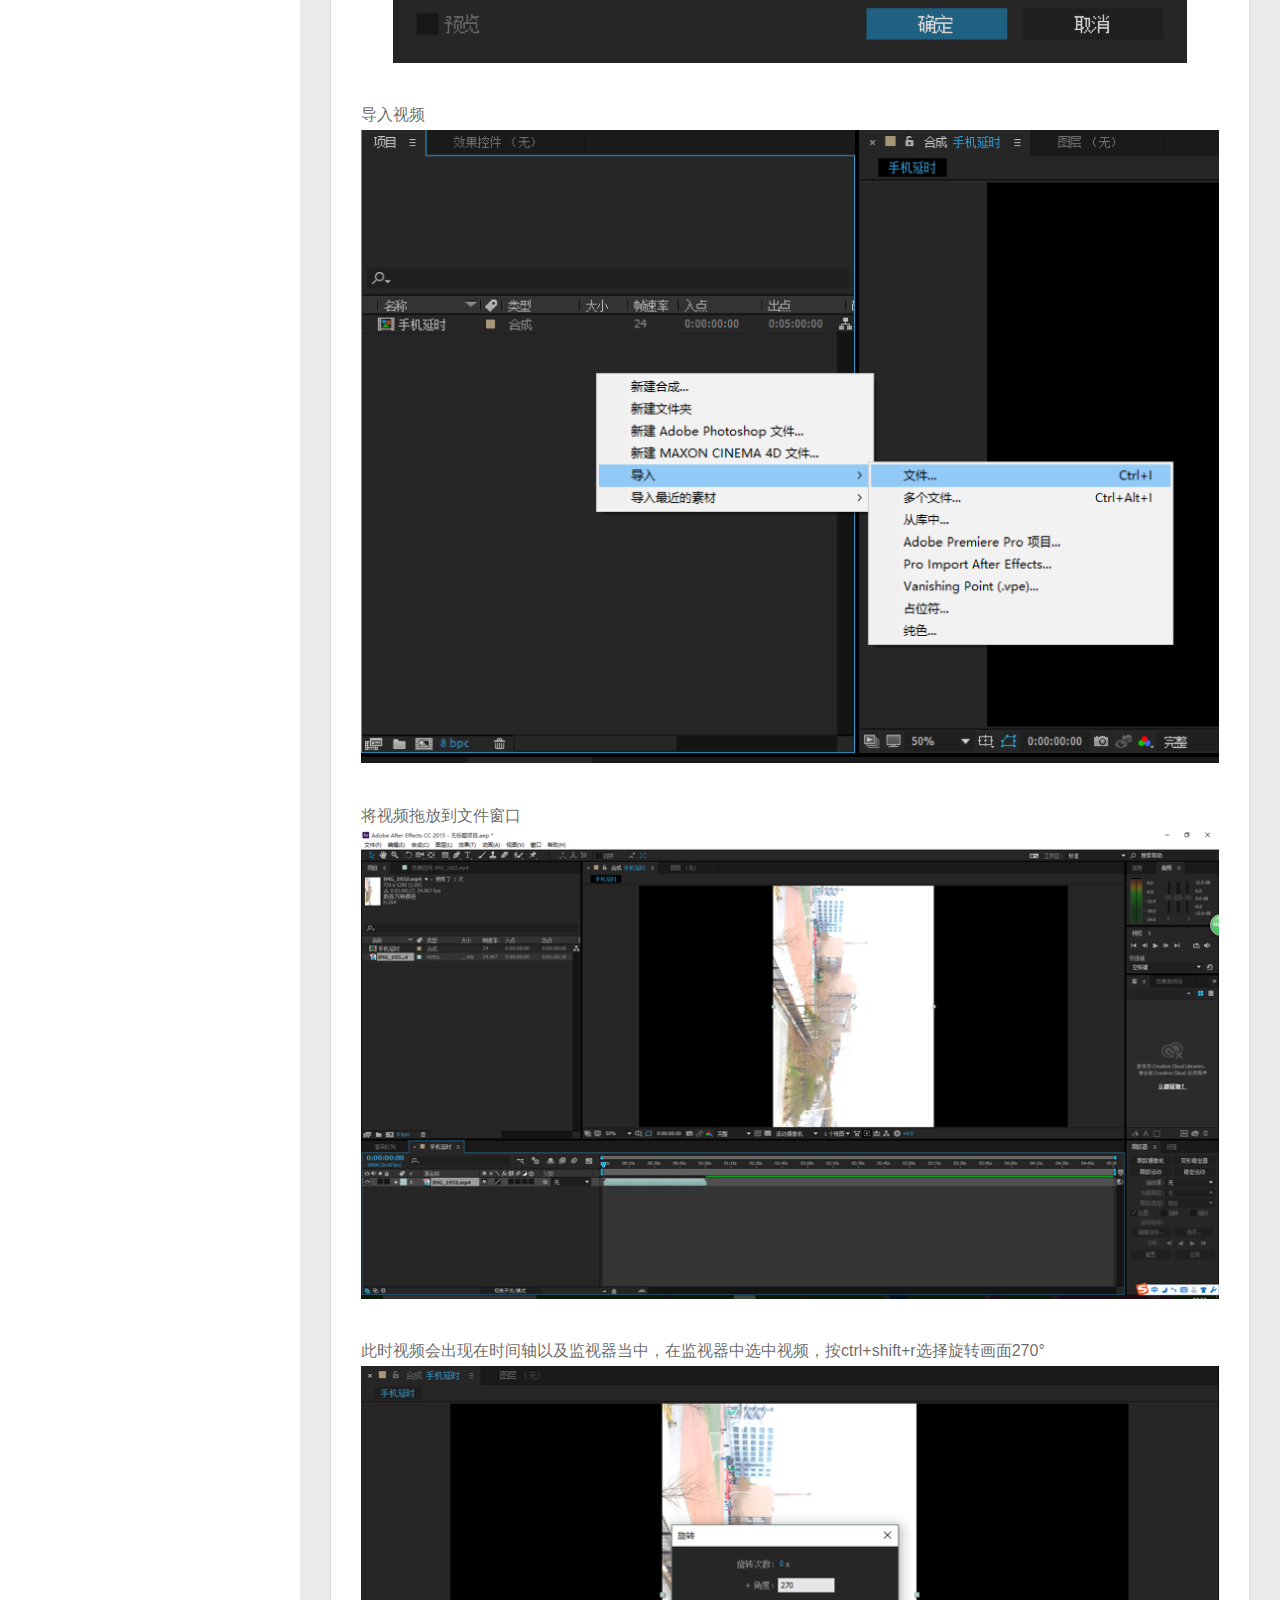
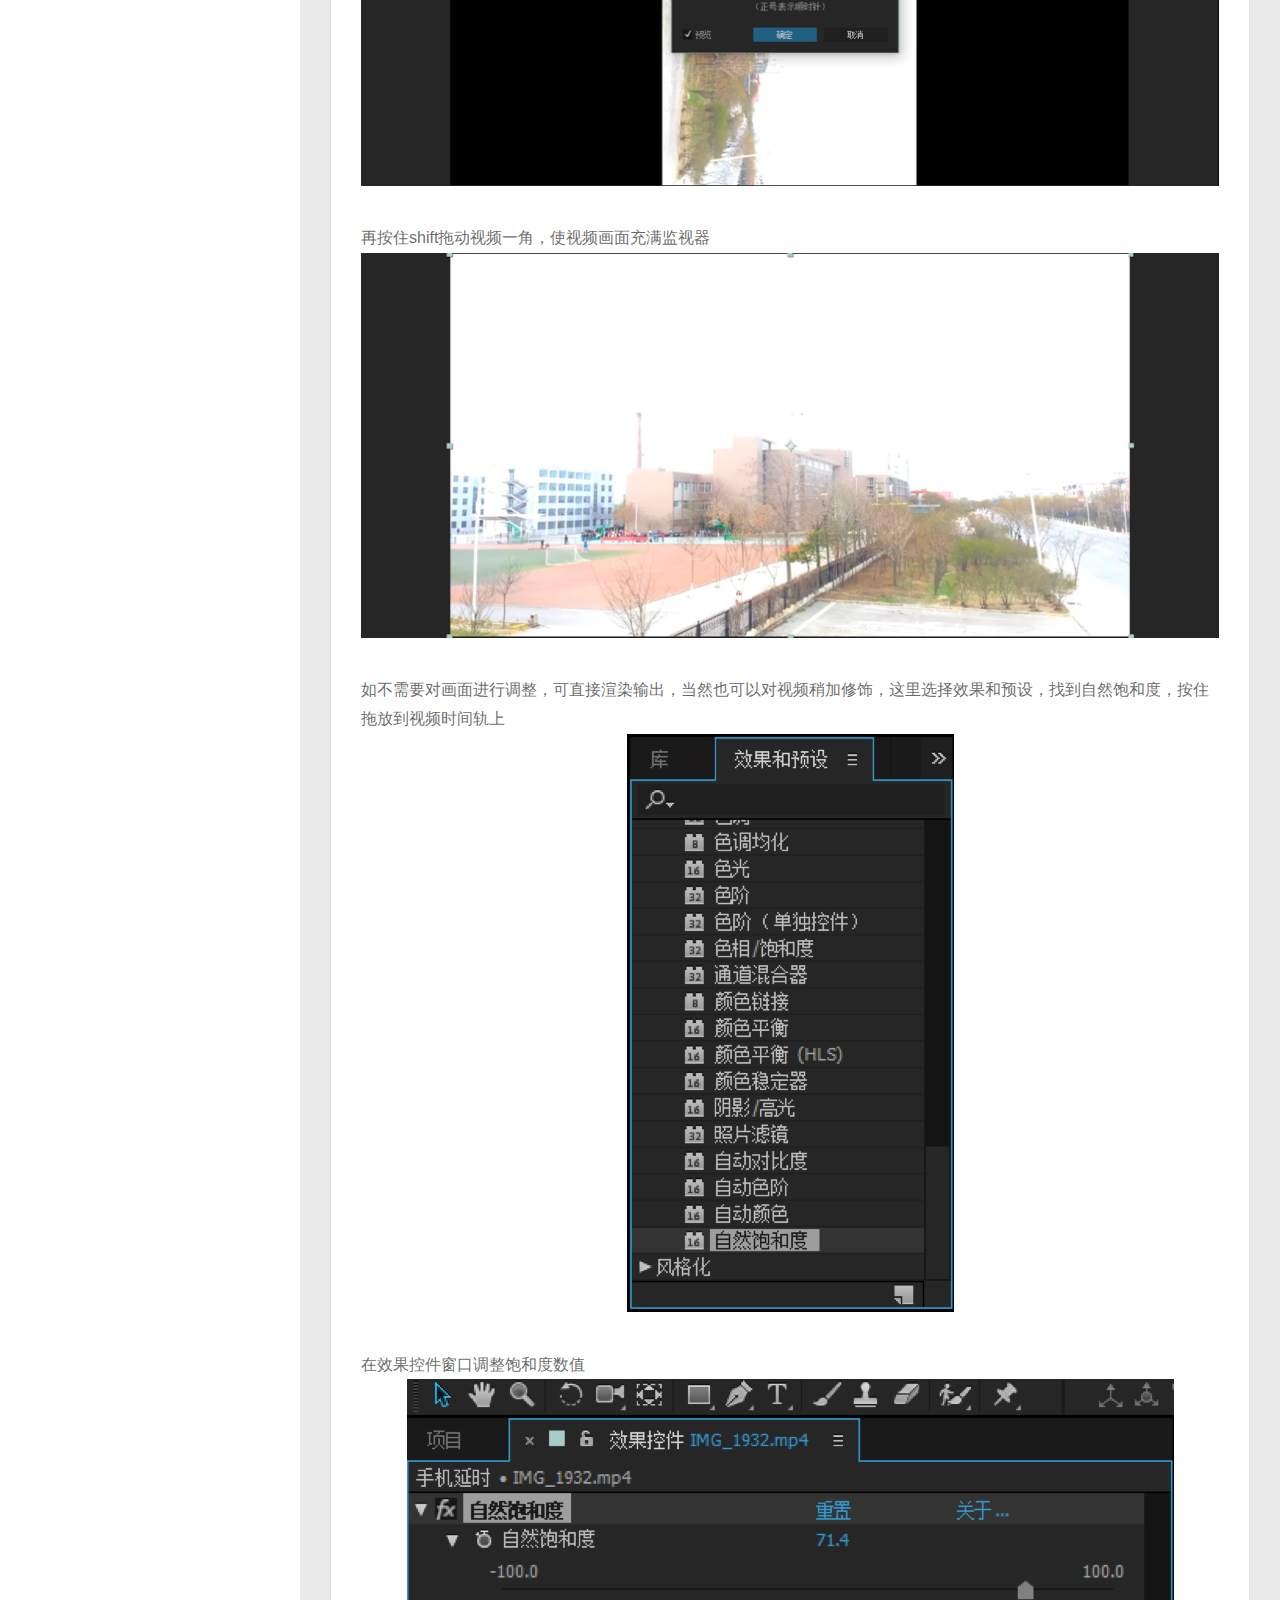
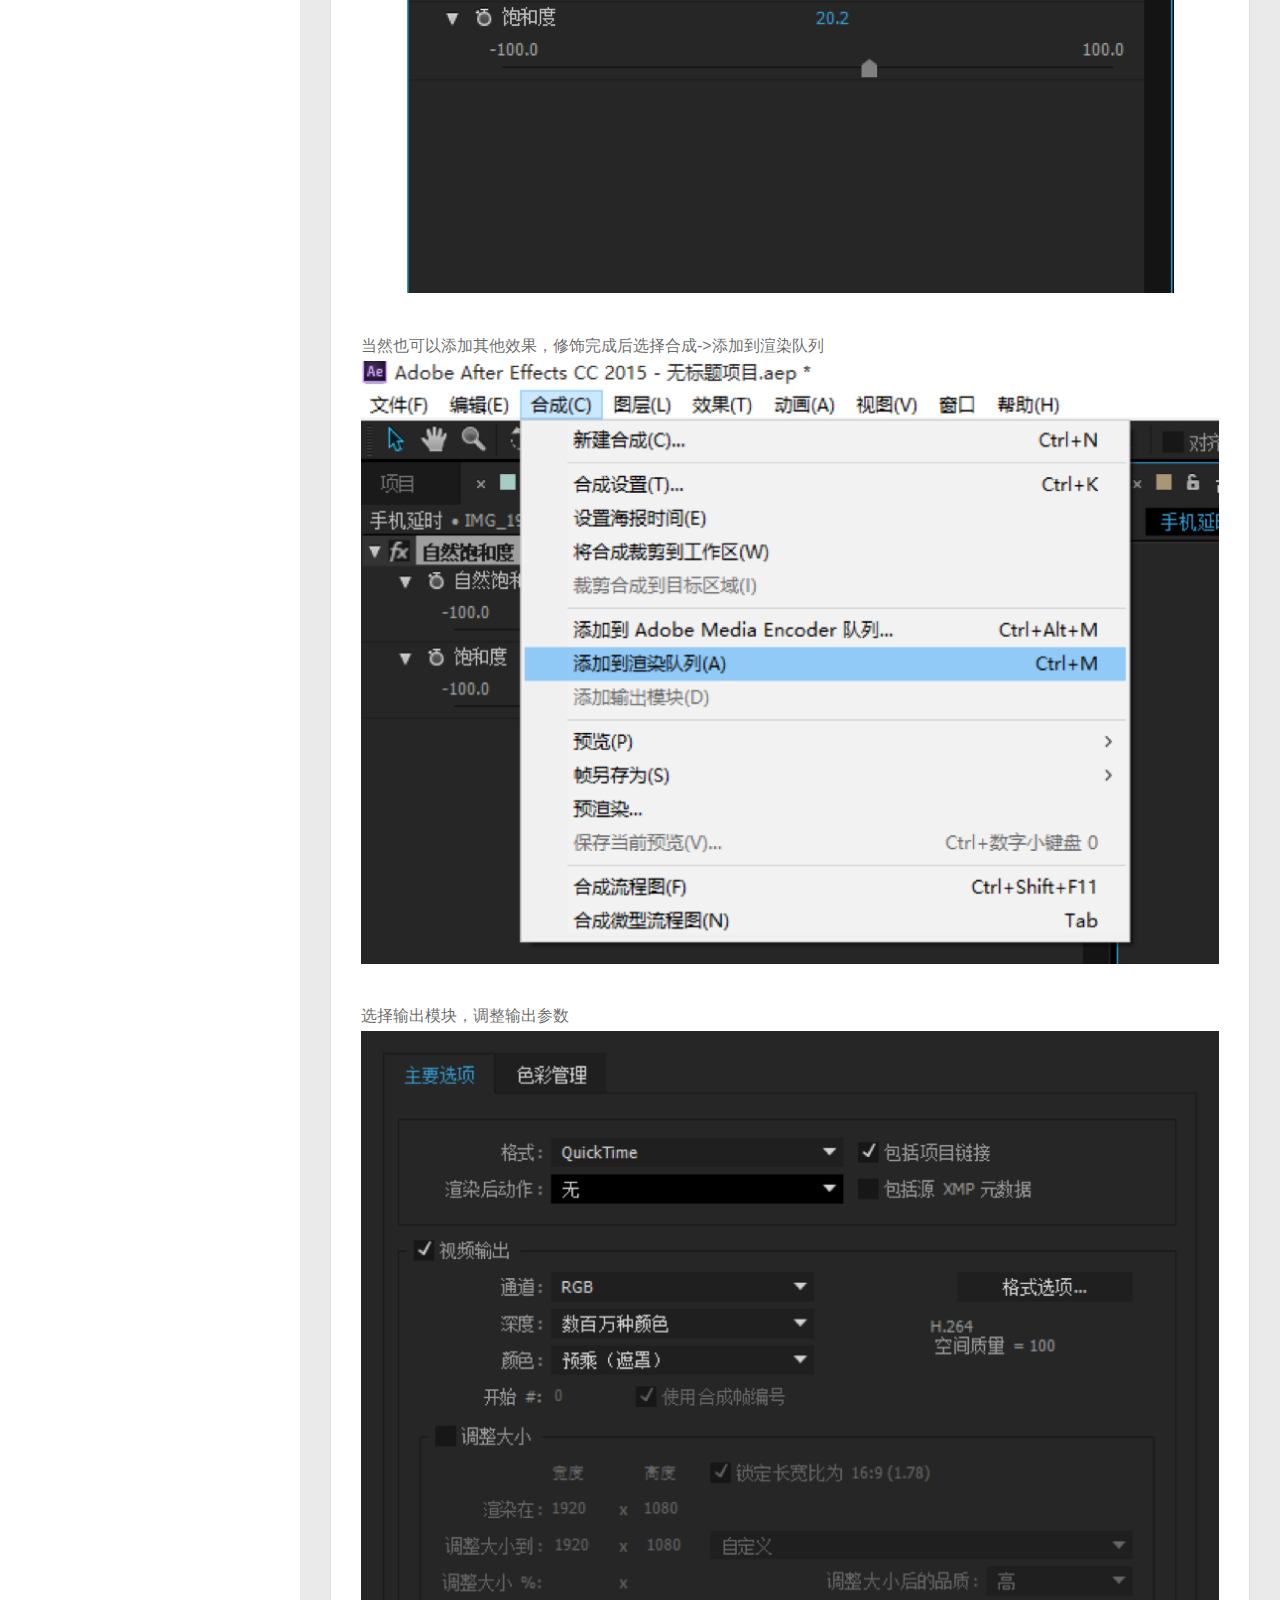
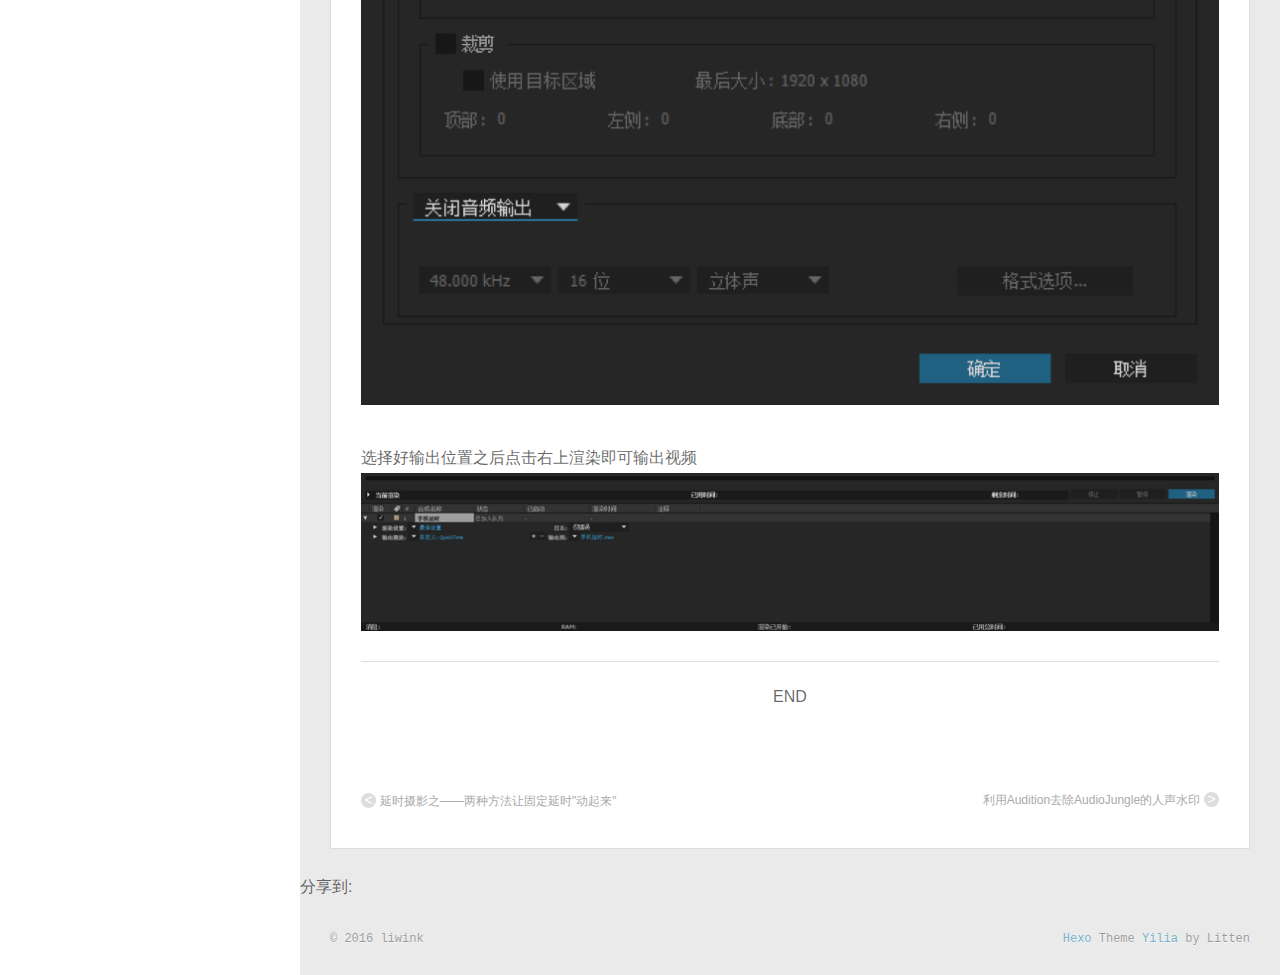
<file: 2016/05/07/2016-05-07-延时摄影之——用手机拍摄延时摄影/index.html>
<!DOCTYPE html>
<html>
<head>
  <meta charset="utf-8">
  
  <meta http-equiv="X-UA-Compatible" content="IE=edge" >
  <title>延时摄影之——用手机拍摄延时摄影 | liwinking</title>
  <meta name="viewport" content="width=device-width, initial-scale=1, maximum-scale=1">
  <meta name="description" content="&amp;#x5982;&amp;#x679C;&amp;#x6211;&amp;#x4EEC;&amp;#x8EAB;&amp;#x8FB9;&amp;#x6CA1;&amp;#x6709;&amp;#x4E13;&amp;#x4E1A;&amp;#x7684;&amp;#x76F8;&amp;#x673A;&amp;#xFF0C;&amp;#x6211;&amp;#x4EEC;&amp;#x53EF;&amp;#x4EE5;&amp;#x4F7F;&amp;#x7528;&amp;#x624B;&amp;#x673A;&amp;#x6765;&amp;#x62CD;&amp;#x6444;">
<meta property="og:type" content="article">
<meta property="og:title" content="延时摄影之——用手机拍摄延时摄影">
<meta property="og:url" content="http://yoursite.com/2016/05/07/2016-05-07-延时摄影之——用手机拍摄延时摄影/index.html">
<meta property="og:site_name" content="liwinking">
<meta property="og:description" content="&amp;#x5982;&amp;#x679C;&amp;#x6211;&amp;#x4EEC;&amp;#x8EAB;&amp;#x8FB9;&amp;#x6CA1;&amp;#x6709;&amp;#x4E13;&amp;#x4E1A;&amp;#x7684;&amp;#x76F8;&amp;#x673A;&amp;#xFF0C;&amp;#x6211;&amp;#x4EEC;&amp;#x53EF;&amp;#x4EE5;&amp;#x4F7F;&amp;#x7528;&amp;#x624B;&amp;#x673A;&amp;#x6765;&amp;#x62CD;&amp;#x6444;">
<meta property="og:image" content="https://liwinking.github.io/img/20160507/1.png">
<meta property="og:image" content="https://liwinking.github.io/img/20160507/2.png">
<meta property="og:image" content="https://liwinking.github.io/img/20160507/3.png">
<meta property="og:image" content="https://liwinking.github.io/img/20160507/4.png">
<meta property="og:image" content="https://liwinking.github.io/img/20160507/5.png">
<meta property="og:image" content="https://liwinking.github.io/img/20160507/6.png">
<meta property="og:image" content="https://liwinking.github.io/img/20160507/7.png">
<meta property="og:image" content="https://liwinking.github.io/img/20160507/8.png">
<meta property="og:image" content="https://liwinking.github.io/img/20160507/9.png">
<meta property="og:image" content="https://liwinking.github.io/img/20160507/10.png">
<meta property="og:image" content="https://liwinking.github.io/img/20160507/11.png">
<meta property="og:image" content="https://liwinking.github.io/img/20160507/12.png">
<meta property="og:updated_time" content="2016-05-07T12:43:54.000Z">
<meta name="twitter:card" content="summary">
<meta name="twitter:title" content="延时摄影之——用手机拍摄延时摄影">
<meta name="twitter:description" content="&amp;#x5982;&amp;#x679C;&amp;#x6211;&amp;#x4EEC;&amp;#x8EAB;&amp;#x8FB9;&amp;#x6CA1;&amp;#x6709;&amp;#x4E13;&amp;#x4E1A;&amp;#x7684;&amp;#x76F8;&amp;#x673A;&amp;#xFF0C;&amp;#x6211;&amp;#x4EEC;&amp;#x53EF;&amp;#x4EE5;&amp;#x4F7F;&amp;#x7528;&amp;#x624B;&amp;#x673A;&amp;#x6765;&amp;#x62CD;&amp;#x6444;">
<meta name="twitter:image" content="https://liwinking.github.io/img/20160507/1.png">
  
    <link rel="alternative" href="/atom.xml" title="liwinking" type="application/atom+xml">
  
  
    <link rel="icon" href="/touxiang.jpg">
  
  <link rel="stylesheet" href="/css/style.css">
</head>

<body>
  <div id="container">
    <div class="left-col">
    <div class="overlay"></div>
<div class="intrude-less">
	<header id="header" class="inner">
		<a href="/" class="profilepic">
			
			<img lazy-src="/touxiang.jpg" class="js-avatar">
			
		</a>

		<hgroup>
		  <h1 class="header-author"><a href="/">liwink</a></h1>
		</hgroup>

		

		
			<div class="switch-btn">
				<div class="icon">
					<div class="icon-ctn">
						<div class="icon-wrap icon-house" data-idx="0">
							<div class="birdhouse"></div>
							<div class="birdhouse_holes"></div>
						</div>
						<div class="icon-wrap icon-ribbon hide" data-idx="1">
							<div class="ribbon"></div>
						</div>
						
						<div class="icon-wrap icon-link hide" data-idx="2">
							<div class="loopback_l"></div>
							<div class="loopback_r"></div>
						</div>
						
						
						<div class="icon-wrap icon-me hide" data-idx="3">
							<div class="user"></div>
							<div class="shoulder"></div>
						</div>
						
					</div>
					
				</div>
				<div class="tips-box hide">
					<div class="tips-arrow"></div>
					<ul class="tips-inner">
						<li>菜单</li>
						<li>Tags</li>
						
						<li>友情链接</li>
						
						
						<li>A propos</li>
						
					</ul>
				</div>
			</div>
		

		<div class="switch-area">
			<div class="switch-wrap">
				<section class="switch-part switch-part1">
					<nav class="header-menu">
						<ul>
						
							<li><a href="/">主页</a></li>
				        
							<li><a href="/archives">所有文章</a></li>
				        
							<li><a href="/photo">相册</a></li>
				        
						</ul>
					</nav>
					<nav class="header-nav">
						<div class="social">
							
								<a class="github" target="_blank" href="#" title="github">github</a>
					        
								<a class="weibo" target="_blank" href="http://weibo.com/u/1768602700/home?wvr=5&c=spr_web_sq_kings_weibo_t001" title="weibo">weibo</a>
					        
								<a class="mail" target="_blank" href="#" title="mail">mail</a>
					        
						</div>
					</nav>
				</section>
				
				
				<section class="switch-part switch-part2">
					<div class="widget tagcloud" id="js-tagcloud">
						
					</div>
				</section>
				
				
				
				<section class="switch-part switch-part3">
					<div id="js-friends">
					
			          <a target="_blank" class="main-nav-link switch-friends-link" href="http://localhost:4000/">奥巴马的博客</a>
			        
			        </div>
				</section>
				

				
				
				<section class="switch-part switch-part4">
				
					<div id="js-aboutme">Liwinking</div>
				</section>
				
			</div>
		</div>
	</header>				
</div>

    </div>
    <div class="mid-col">
      <nav id="mobile-nav">
  	<div class="overlay">
  		<div class="slider-trigger"></div>
  		<h1 class="header-author js-mobile-header hide">liwink</h1>
  	</div>
	<div class="intrude-less">
		<header id="header" class="inner">
			<div class="profilepic">
			
				<img lazy-src="/touxiang.jpg" class="js-avatar">
			
			</div>
			<hgroup>
			  <h1 class="header-author">liwink</h1>
			</hgroup>
			
			<nav class="header-menu">
				<ul>
				
					<li><a href="/">主页</a></li>
		        
					<li><a href="/archives">所有文章</a></li>
		        
					<li><a href="/photo">相册</a></li>
		        
		        <div class="clearfix"></div>
				</ul>
			</nav>
			<nav class="header-nav">
				<div class="social">
					
						<a class="github" target="_blank" href="#" title="github">github</a>
			        
						<a class="weibo" target="_blank" href="http://weibo.com/u/1768602700/home?wvr=5&c=spr_web_sq_kings_weibo_t001" title="weibo">weibo</a>
			        
						<a class="mail" target="_blank" href="#" title="mail">mail</a>
			        
				</div>
			</nav>
		</header>				
	</div>
</nav>

      <div class="body-wrap"><article id="post-2016-05-07-延时摄影之——用手机拍摄延时摄影" class="article article-type-post" itemscope itemprop="blogPost">
  
    <div class="article-meta">
      <a href="/2016/05/07/2016-05-07-延时摄影之——用手机拍摄延时摄影/" class="article-date">
  	<time datetime="2016-05-07T03:14:49.000Z" itemprop="datePublished">2016-05-07</time>
</a>
    </div>
  
  <div class="article-inner">
    
      <input type="hidden" class="isFancy" />
    
    
      <header class="article-header">
        
  
    <h1 class="article-title" itemprop="name">
      延时摄影之——用手机拍摄延时摄影
    </h1>
  

      </header>
      
      <div class="article-info article-info-post">
        
        

        <div class="clearfix"></div>
      </div>
      
    
    <div class="article-entry" itemprop="articleBody">
      
        <p>&#x5982;&#x679C;&#x6211;&#x4EEC;&#x8EAB;&#x8FB9;&#x6CA1;&#x6709;&#x4E13;&#x4E1A;&#x7684;&#x76F8;&#x673A;&#xFF0C;&#x6211;&#x4EEC;&#x53EF;&#x4EE5;&#x4F7F;&#x7528;&#x624B;&#x673A;&#x6765;&#x62CD;&#x6444;&#x8F83;&#x4F4E;&#x5206;&#x8FA8;&#x7387;&#x7684;&#x5EF6;&#x65F6;&#x4F5C;&#x54C1;&#xFF0C;&#x62CD;&#x6444;&#x524D;&#x4F7F;&#x7528;&#x4E09;&#x811A;&#x67B6;&#x56FA;&#x5B9A;&#xFF0C;&#x5EFA;&#x8BAE;&#x6BCF;&#x6B21;&#x62CD;&#x6444;&#x4E0D;&#x8981;&#x4F4E;&#x4E8E;&#x5341;&#x5206;&#x949F;&#xFF0C;&#x5426;&#x5219;&#x6700;&#x7EC8;&#x89C6;&#x9891;&#x4F1A;&#x5F88;&#x77ED;&#x5EF6;&#x65F6;&#x6548;&#x679C;&#x4E5F;&#x4E0D;&#x660E;&#x663E;&#xFF0C;&#x5C3D;&#x91CF;&#x9009;&#x62E9;&#x79FB;&#x52A8;&#x7684;&#x666F;&#x89C2;&#x6216;&#x7269;&#x4F53;&#x62CD;&#x6444;</p>
<a id="more"></a>
<hr>
<h2>1.&#x4F7F;&#x7528;&#x624B;&#x673A;&#x81EA;&#x5E26;&#x7684;&#x76F8;&#x673A;&#x62CD;&#x6444;</h2>

<hr>
<p>&#x73B0;&#x5728;&#x5F88;&#x591A;&#x624B;&#x673A;&#x90FD;&#x81EA;&#x5E26;&#x5EF6;&#x65F6;&#x6444;&#x5F71;&#xFF0C;&#x6211;&#x4EEC;&#x53EF;&#x4EE5;&#x4F7F;&#x7528;&#x5B83;&#x6765;&#x62CD;&#x6444;&#x5EF6;&#x65F6;&#x4F5C;&#x54C1;</p>
<center><img src="https://liwinking.github.io/img/20160507/1.png" alt=""></center><br>&#x6253;&#x5F00;&#x76F8;&#x673A;&#xFF0C;&#x9009;&#x62E9;&#x5EF6;&#x65F6;&#x6444;&#x5F71;&#xFF0C;&#x5F00;&#x59CB;&#x62CD;&#x6444;&#x5373;&#x53EF;&#xFF0C;iphone&#x9ED8;&#x8BA4;2&#x79D2;&#x62CD;&#x6444;&#x4E00;&#x5F20;<br><br>&#x2014;<br><br><br><h2>2.&#x4F7F;&#x7528;&#x7B2C;&#x4E09;&#x65B9;&#x5E94;&#x7528;&#x62CD;&#x6444;</h2><br><br>&#x2014;<br>Lapse it<br><center><img src="https://liwinking.github.io/img/20160507/2.png" alt=""></center>

<p>&#x4F7F;&#x7528;Lapse it&#x6700;&#x5927;&#x7684;&#x597D;&#x5904;&#x5728;&#x4E8E;&#x62CD;&#x6444;&#x7684;&#x65F6;&#x95F4;&#x4EE5;&#x53CA;&#x753B;&#x9762;&#x5206;&#x8FA8;&#x7387;&#x90FD;&#x53EF;&#x4EE5;&#x81EA;&#x5DF1;&#x8BBE;&#x5B9A;&#xFF0C;&#x62CD;&#x6444;&#x5B8C;&#x6BD5;&#x540E;&#x8FD8;&#x53EF;&#x4EE5;&#x526A;&#x8F91;&#xFF0C;&#x4F7F;&#x7528;&#x6EE4;&#x955C;&#x4FEE;&#x9970;&#x89C6;&#x9891;</p>
<hr>
<h2>3.&#x7F16;&#x8F91;&#x89C6;&#x9891;</h2>

<hr>
<p>&#x5728;&#x8FD9;&#x91CC;&#x9009;&#x62E9;&#x4F7F;&#x7528;AE&#x6765;&#x7F16;&#x8F91;&#x89C6;&#x9891;&#xFF0C;&#x65B0;&#x5EFA;&#x5408;&#x6210;&#xFF0C;&#x5206;&#x8FA8;&#x7387;&#x89C6;&#x624B;&#x673A;&#x7684;&#x62CD;&#x6444;&#x50CF;&#x7D20;&#x800C;&#x5B9A;&#xFF0C;&#x4E5F;&#x53EF;&#x4EE5;&#x6309;&#x7167;&#x4E0B;&#x56FE;&#x8BBE;&#x5B9A;&#xFF0C;&#x6301;&#x7EED;&#x65F6;&#x95F4;&#x4E3A;&#x62CD;&#x6444;&#x7684;&#x89C6;&#x9891;&#x65F6;&#x95F4;</p>
<center><img src="https://liwinking.github.io/img/20160507/3.png" alt=""></center><br>&#x5BFC;&#x5165;&#x89C6;&#x9891;<br><center><img src="https://liwinking.github.io/img/20160507/4.png" alt=""></center><br>&#x5C06;&#x89C6;&#x9891;&#x62D6;&#x653E;&#x5230;&#x6587;&#x4EF6;&#x7A97;&#x53E3;<br><center><img src="https://liwinking.github.io/img/20160507/5.png" alt=""></center><br>&#x6B64;&#x65F6;&#x89C6;&#x9891;&#x4F1A;&#x51FA;&#x73B0;&#x5728;&#x65F6;&#x95F4;&#x8F74;&#x4EE5;&#x53CA;&#x76D1;&#x89C6;&#x5668;&#x5F53;&#x4E2D;&#xFF0C;&#x5728;&#x76D1;&#x89C6;&#x5668;&#x4E2D;&#x9009;&#x4E2D;&#x89C6;&#x9891;&#xFF0C;&#x6309;ctrl+shift+r&#x9009;&#x62E9;&#x65CB;&#x8F6C;&#x753B;&#x9762;270&#xB0;<br><center><img src="https://liwinking.github.io/img/20160507/6.png" alt=""></center><br>&#x518D;&#x6309;&#x4F4F;shift&#x62D6;&#x52A8;&#x89C6;&#x9891;&#x4E00;&#x89D2;&#xFF0C;&#x4F7F;&#x89C6;&#x9891;&#x753B;&#x9762;&#x5145;&#x6EE1;&#x76D1;&#x89C6;&#x5668;<br><center><img src="https://liwinking.github.io/img/20160507/7.png" alt=""></center><br>&#x5982;&#x4E0D;&#x9700;&#x8981;&#x5BF9;&#x753B;&#x9762;&#x8FDB;&#x884C;&#x8C03;&#x6574;&#xFF0C;&#x53EF;&#x76F4;&#x63A5;&#x6E32;&#x67D3;&#x8F93;&#x51FA;&#xFF0C;&#x5F53;&#x7136;&#x4E5F;&#x53EF;&#x4EE5;&#x5BF9;&#x89C6;&#x9891;&#x7A0D;&#x52A0;&#x4FEE;&#x9970;&#xFF0C;&#x8FD9;&#x91CC;&#x9009;&#x62E9;&#x6548;&#x679C;&#x548C;&#x9884;&#x8BBE;&#xFF0C;&#x627E;&#x5230;&#x81EA;&#x7136;&#x9971;&#x548C;&#x5EA6;&#xFF0C;&#x6309;&#x4F4F;&#x62D6;&#x653E;&#x5230;&#x89C6;&#x9891;&#x65F6;&#x95F4;&#x8F68;&#x4E0A;<br><center><img src="https://liwinking.github.io/img/20160507/8.png" alt=""></center><br>&#x5728;&#x6548;&#x679C;&#x63A7;&#x4EF6;&#x7A97;&#x53E3;&#x8C03;&#x6574;&#x9971;&#x548C;&#x5EA6;&#x6570;&#x503C;<br><center><img src="https://liwinking.github.io/img/20160507/9.png" alt=""></center><br>&#x5F53;&#x7136;&#x4E5F;&#x53EF;&#x4EE5;&#x6DFB;&#x52A0;&#x5176;&#x4ED6;&#x6548;&#x679C;&#xFF0C;&#x4FEE;&#x9970;&#x5B8C;&#x6210;&#x540E;&#x9009;&#x62E9;&#x5408;&#x6210;-&gt;&#x6DFB;&#x52A0;&#x5230;&#x6E32;&#x67D3;&#x961F;&#x5217;<br><center><img src="https://liwinking.github.io/img/20160507/10.png" alt=""></center><br>&#x9009;&#x62E9;&#x8F93;&#x51FA;&#x6A21;&#x5757;&#xFF0C;&#x8C03;&#x6574;&#x8F93;&#x51FA;&#x53C2;&#x6570;<br><center><img src="https://liwinking.github.io/img/20160507/11.png" alt=""></center><br>&#x9009;&#x62E9;&#x597D;&#x8F93;&#x51FA;&#x4F4D;&#x7F6E;&#x4E4B;&#x540E;&#x70B9;&#x51FB;&#x53F3;&#x4E0A;&#x6E32;&#x67D3;&#x5373;&#x53EF;&#x8F93;&#x51FA;&#x89C6;&#x9891;<br><center><img src="https://liwinking.github.io/img/20160507/12.png" alt=""></center>

<hr>
<center>END</center>







      
    </div>
    
  </div>
  
    
<nav id="article-nav">
  
    <a href="/2016/05/07/2016-05-07-延时摄影之——两种方法让固定延时动起来/" id="article-nav-newer" class="article-nav-link-wrap">
      <strong class="article-nav-caption"><</strong>
      <div class="article-nav-title">
        
          延时摄影之——两种方法让固定延时&quot;动起来&quot;
        
      </div>
    </a>
  
  
    <a href="/2016/05/06/2016-05-06-利用Audition去除AudioJungle的人声水印/" id="article-nav-older" class="article-nav-link-wrap">
      <div class="article-nav-title">利用Audition去除AudioJungle的人声水印</div>
      <strong class="article-nav-caption">></strong>
    </a>
  
</nav>

  
</article>


<div class="share_jia">
	<!-- JiaThis Button BEGIN -->
	<div class="jiathis_style">
		<span class="jiathis_txt">分享到: &nbsp; </span>
		<a class="jiathis_button_facebook"></a> 
    <a class="jiathis_button_twitter"></a>
    <a class="jiathis_button_plus"></a> 
    <a class="jiathis_button_tsina"></a>
		<a class="jiathis_button_cqq"></a>
		<a class="jiathis_button_douban"></a>
		<a class="jiathis_button_weixin"></a>
		<a class="jiathis_button_tumblr"></a>
    <a href="http://www.jiathis.com/share" class="jiathis jiathis_txt jtico jtico_jiathis" target="_blank"></a>
	</div>
	<script type="text/javascript" src="http://v3.jiathis.com/code/jia.js?uid=1405949716054953" charset="utf-8"></script>
	<!-- JiaThis Button END -->
</div>






<div class="duoshuo">
	<!-- 多说评论框 start -->
	<div class="ds-thread" data-thread-key="2016-05-07-延时摄影之——用手机拍摄延时摄影" data-title="延时摄影之——用手机拍摄延时摄影" data-url="http://yoursite.com/2016/05/07/2016-05-07-延时摄影之——用手机拍摄延时摄影/"></div>
	<!-- 多说评论框 end -->
	<!-- 多说公共JS代码 start (一个网页只需插入一次) -->
	<script type="text/javascript">
	var duoshuoQuery = {short_name:"true"};
	(function() {
		var ds = document.createElement('script');
		ds.type = 'text/javascript';ds.async = true;
		ds.src = (document.location.protocol == 'https:' ? 'https:' : 'http:') + '//static.duoshuo.com/embed.js';
		ds.charset = 'UTF-8';
		(document.getElementsByTagName('head')[0] 
		 || document.getElementsByTagName('body')[0]).appendChild(ds);
	})();
	</script>
	<!-- 多说公共JS代码 end -->
</div>




</div>
      <footer id="footer">
  <div class="outer">
    <div id="footer-info">
    	<div class="footer-left">
    		&copy; 2016 liwink
    	</div>
      	<div class="footer-right">
      		<a href="http://hexo.io/" target="_blank">Hexo</a>  Theme <a href="https://github.com/litten/hexo-theme-yilia" target="_blank">Yilia</a> by Litten
      	</div>
    </div>
  </div>
</footer>
    </div>
    
  <link rel="stylesheet" href="/fancybox/jquery.fancybox.css">


<script>
	var yiliaConfig = {
		fancybox: true,
		mathjax: true,
		animate: true,
		isHome: false,
		isPost: true,
		isArchive: false,
		isTag: false,
		isCategory: false,
		open_in_new: false
	}
</script>
<script src="http://7.url.cn/edu/jslib/comb/require-2.1.6,jquery-1.9.1.min.js"></script>
<script src="/js/main.js"></script>






<script type="text/x-mathjax-config">
MathJax.Hub.Config({
    tex2jax: {
        inlineMath: [ ['$','$'], ["\\(","\\)"]  ],
        processEscapes: true,
        skipTags: ['script', 'noscript', 'style', 'textarea', 'pre', 'code']
    }
});

MathJax.Hub.Queue(function() {
    var all = MathJax.Hub.getAllJax(), i;
    for(i=0; i < all.length; i += 1) {
        all[i].SourceElement().parentNode.className += ' has-jax';                 
    }       
});
</script>

<script type="text/javascript" src="http://cdn.mathjax.org/mathjax/latest/MathJax.js?config=TeX-AMS-MML_HTMLorMML">
</script>


  </div>
</body>
</html>
</file>
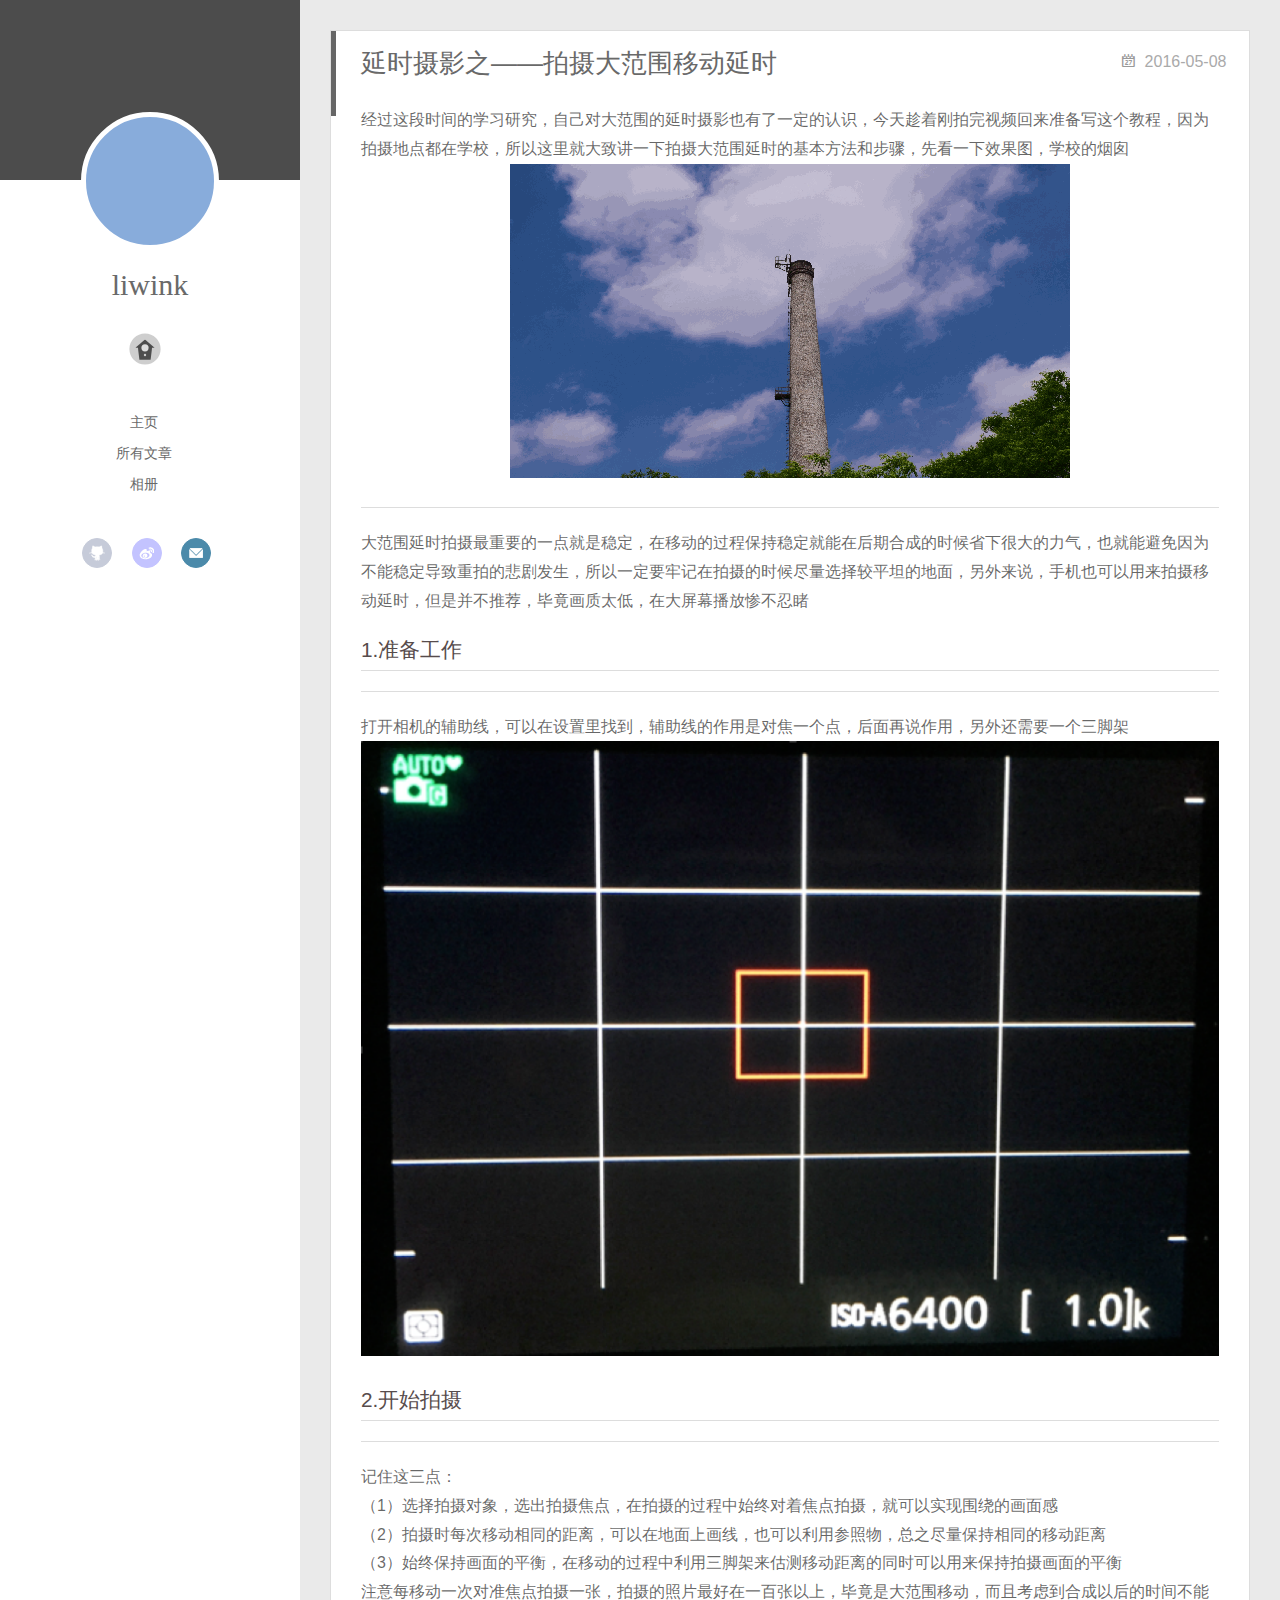
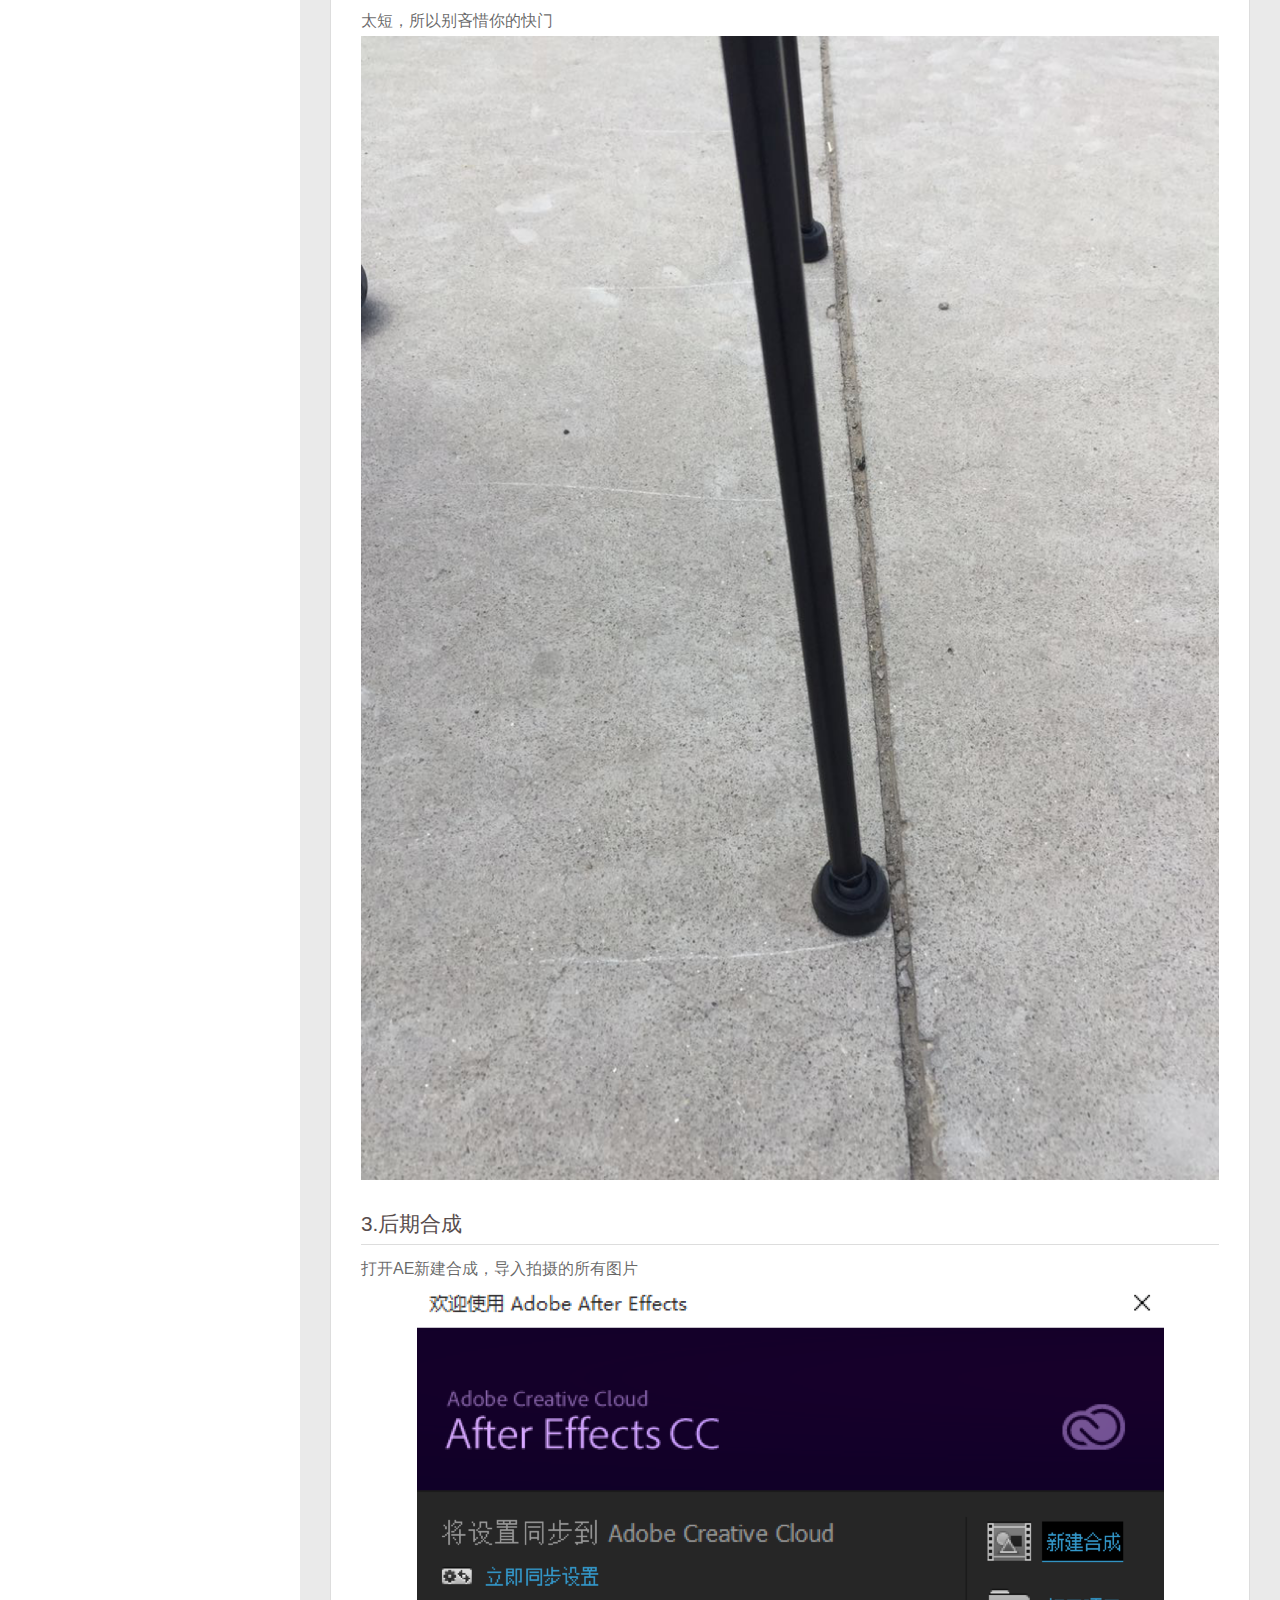
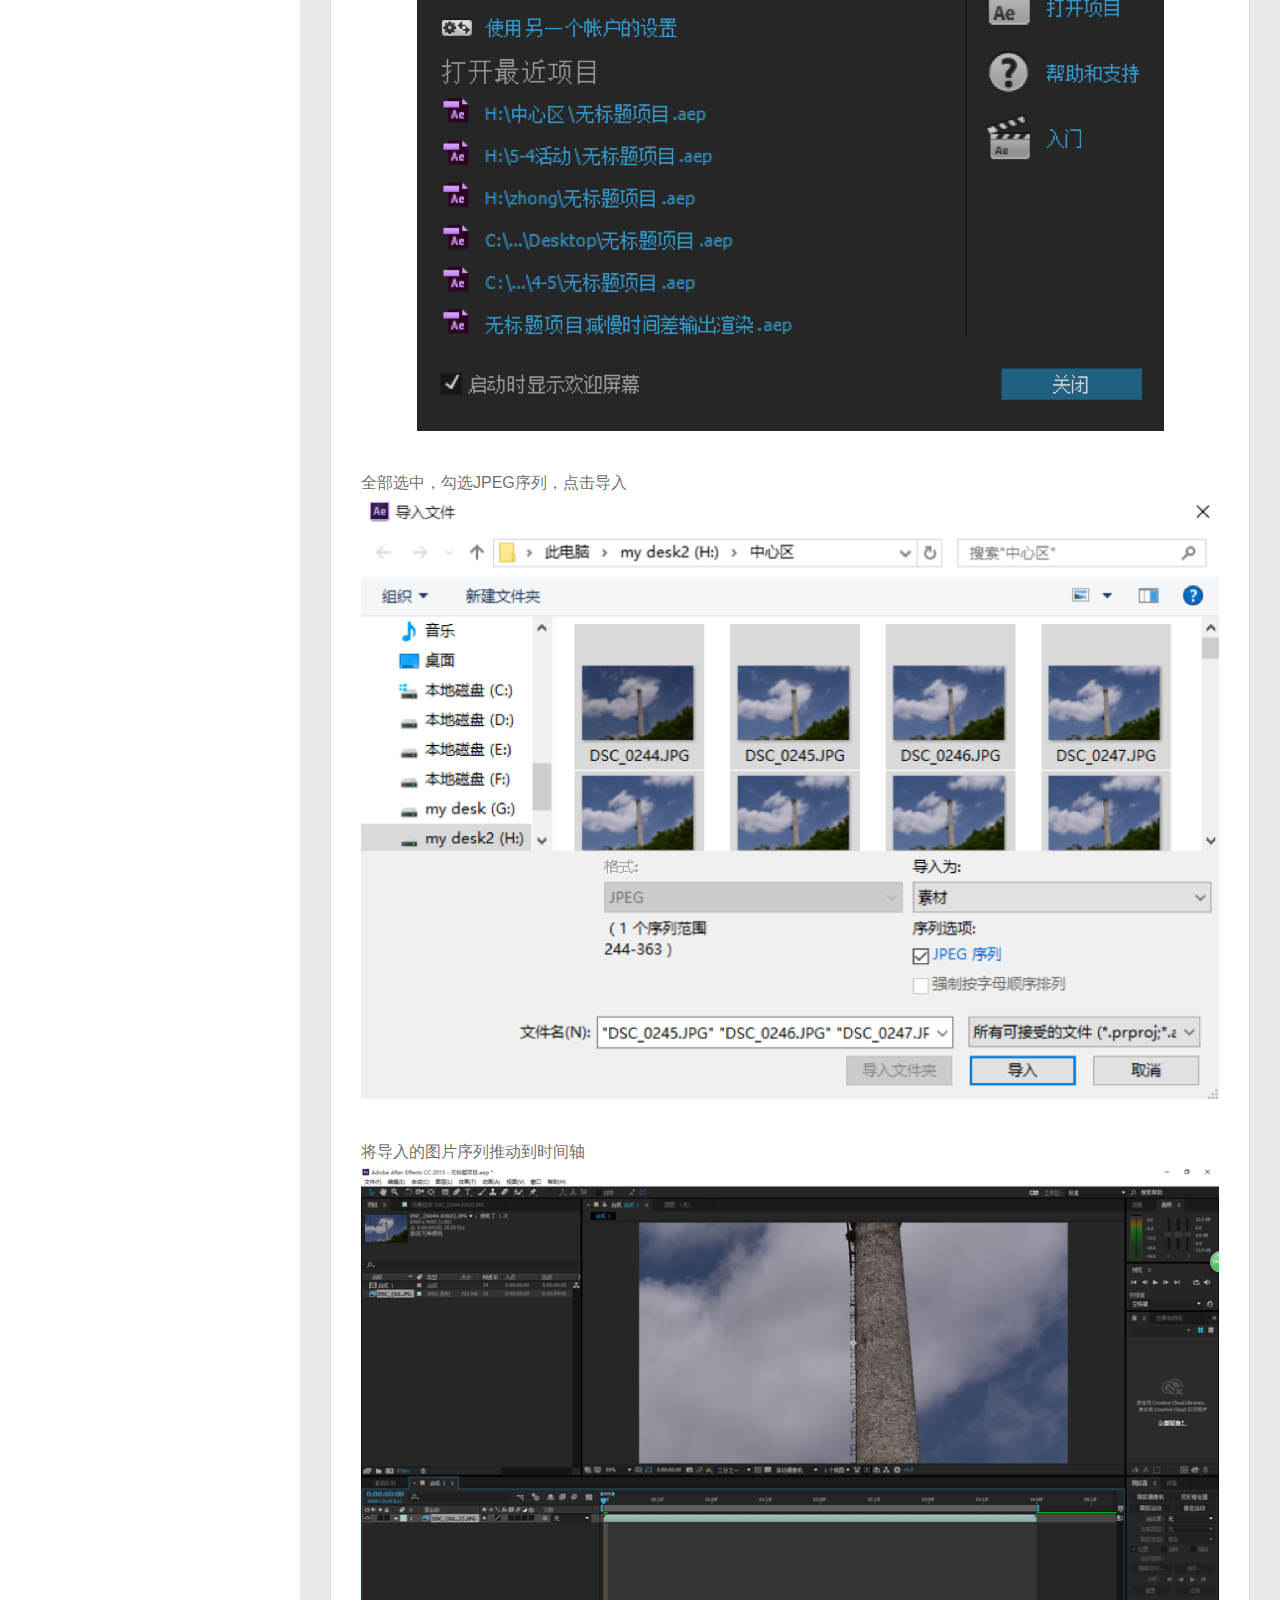
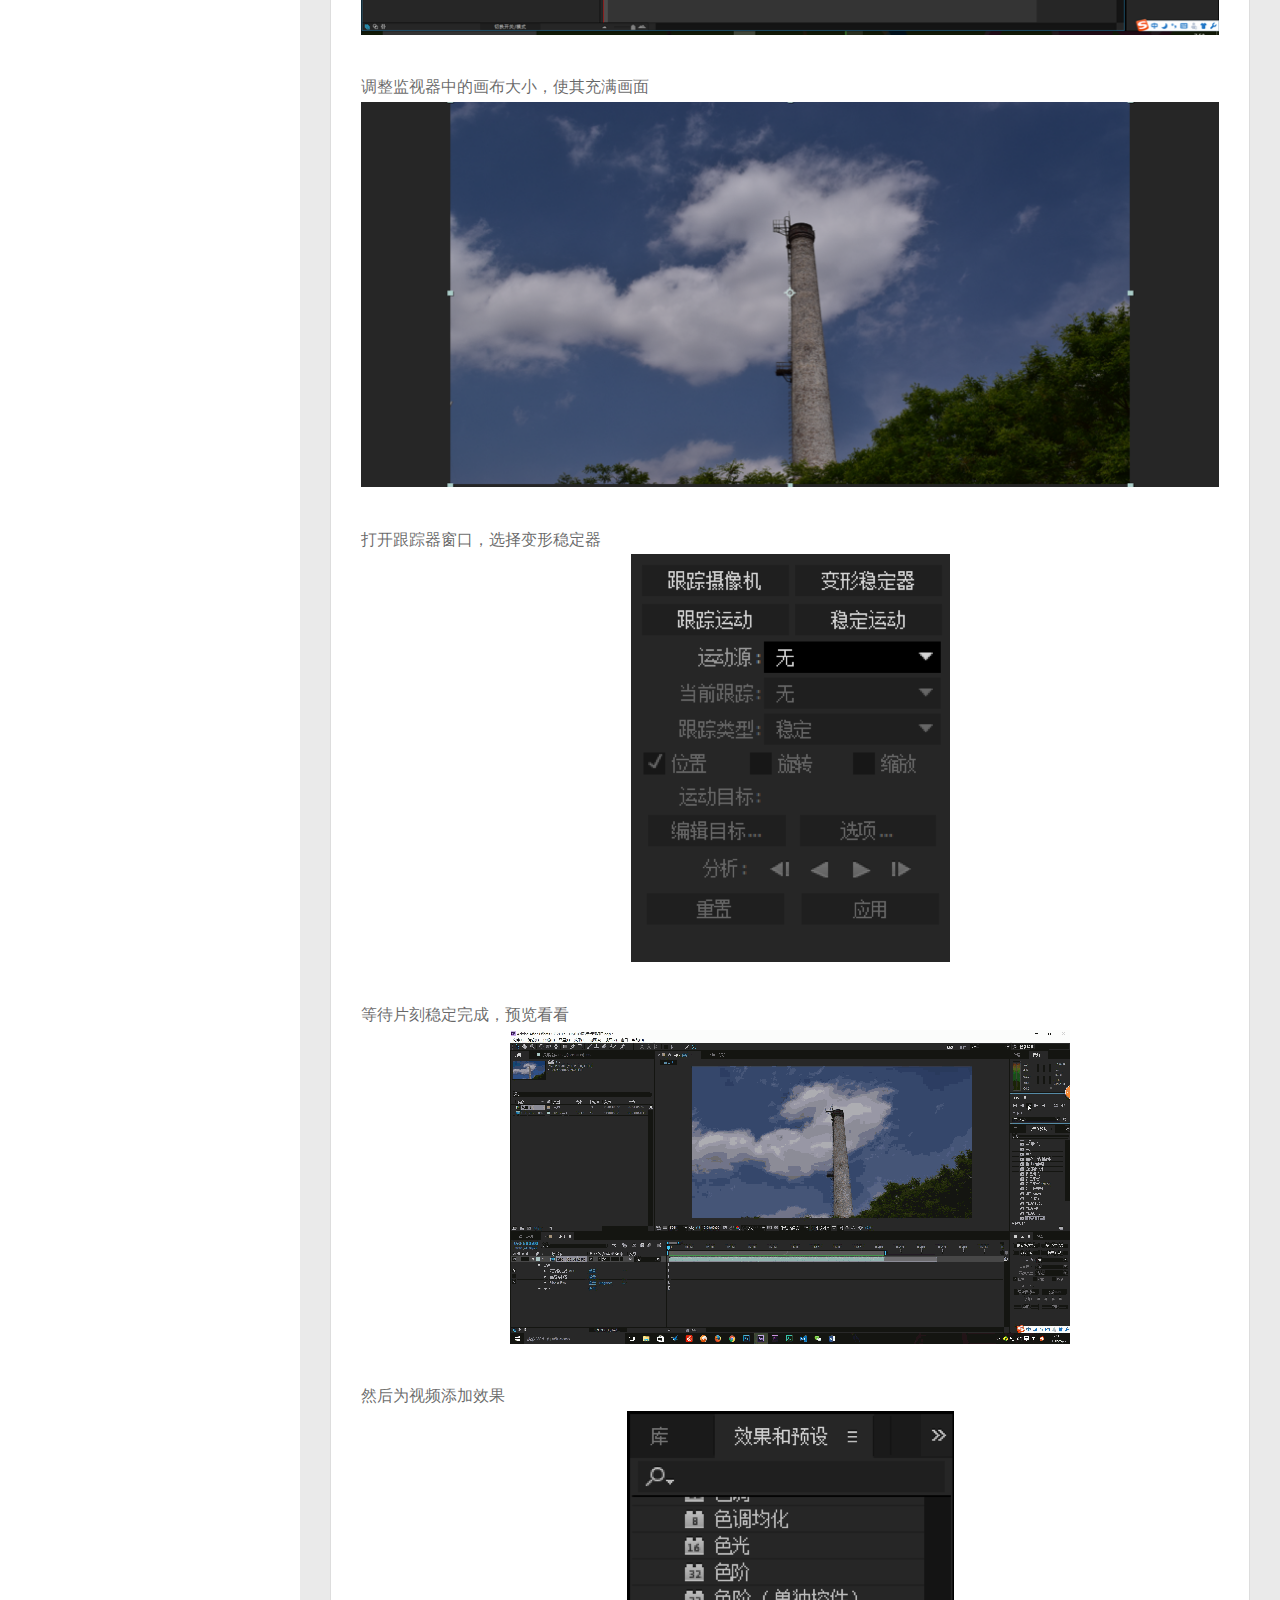
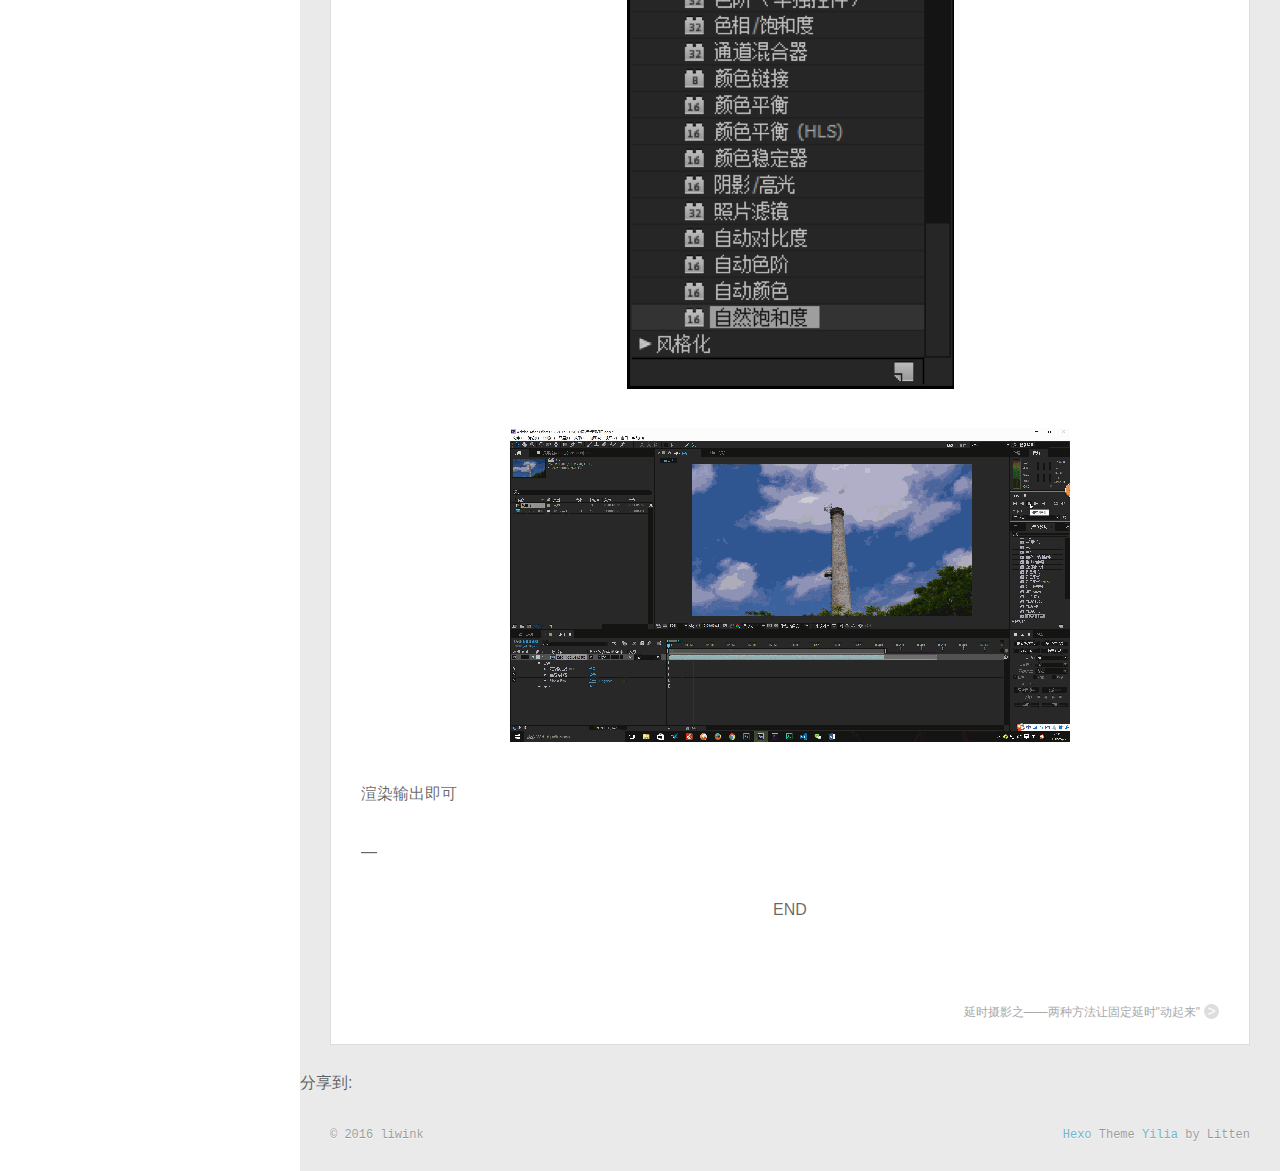
<file: 2016/05/08/2016-05-08-延时摄影之——拍摄大范围移动延时/index.html>
<!DOCTYPE html>
<html>
<head>
  <meta charset="utf-8">
  
  <meta http-equiv="X-UA-Compatible" content="IE=edge" >
  <title>延时摄影之——拍摄大范围移动延时 | liwinking</title>
  <meta name="viewport" content="width=device-width, initial-scale=1, maximum-scale=1">
  <meta name="description" content="&amp;#x7ECF;&amp;#x8FC7;&amp;#x8FD9;&amp;#x6BB5;&amp;#x65F6;&amp;#x95F4;&amp;#x7684;&amp;#x5B66;&amp;#x4E60;&amp;#x7814;&amp;#x7A76;&amp;#xFF0C;&amp;#x81EA;&amp;#x5DF1;&amp;#x5BF9;&amp;#x5927;&amp;#x8303;&amp;#x56F4;&amp;#x7684;&amp;#x5EF6;&amp;#x65F6;&amp;#x6444;&amp;#x5F71;&amp;#x4E5F;&amp;#x6709;">
<meta property="og:type" content="article">
<meta property="og:title" content="延时摄影之——拍摄大范围移动延时">
<meta property="og:url" content="http://yoursite.com/2016/05/08/2016-05-08-延时摄影之——拍摄大范围移动延时/index.html">
<meta property="og:site_name" content="liwinking">
<meta property="og:description" content="&amp;#x7ECF;&amp;#x8FC7;&amp;#x8FD9;&amp;#x6BB5;&amp;#x65F6;&amp;#x95F4;&amp;#x7684;&amp;#x5B66;&amp;#x4E60;&amp;#x7814;&amp;#x7A76;&amp;#xFF0C;&amp;#x81EA;&amp;#x5DF1;&amp;#x5BF9;&amp;#x5927;&amp;#x8303;&amp;#x56F4;&amp;#x7684;&amp;#x5EF6;&amp;#x65F6;&amp;#x6444;&amp;#x5F71;&amp;#x4E5F;&amp;#x6709;">
<meta property="og:image" content="https://liwinking.github.io/img/20160508/s.gif">
<meta property="og:image" content="https://liwinking.github.io/img/20160508/1.png">
<meta property="og:image" content="https://liwinking.github.io/img/20160508/2.png">
<meta property="og:image" content="https://liwinking.github.io/img/20160508/3.png">
<meta property="og:image" content="https://liwinking.github.io/img/20160508/4.png">
<meta property="og:image" content="https://liwinking.github.io/img/20160508/5.png">
<meta property="og:image" content="https://liwinking.github.io/img/20160508/6.png">
<meta property="og:image" content="https://liwinking.github.io/img/20160508/7.png">
<meta property="og:image" content="https://liwinking.github.io/img/20160508/qian.gif">
<meta property="og:image" content="https://liwinking.github.io/img/20160508/8.png">
<meta property="og:image" content="https://liwinking.github.io/img/20160508/hou.gif">
<meta property="og:updated_time" content="2016-05-08T00:52:43.000Z">
<meta name="twitter:card" content="summary">
<meta name="twitter:title" content="延时摄影之——拍摄大范围移动延时">
<meta name="twitter:description" content="&amp;#x7ECF;&amp;#x8FC7;&amp;#x8FD9;&amp;#x6BB5;&amp;#x65F6;&amp;#x95F4;&amp;#x7684;&amp;#x5B66;&amp;#x4E60;&amp;#x7814;&amp;#x7A76;&amp;#xFF0C;&amp;#x81EA;&amp;#x5DF1;&amp;#x5BF9;&amp;#x5927;&amp;#x8303;&amp;#x56F4;&amp;#x7684;&amp;#x5EF6;&amp;#x65F6;&amp;#x6444;&amp;#x5F71;&amp;#x4E5F;&amp;#x6709;">
<meta name="twitter:image" content="https://liwinking.github.io/img/20160508/s.gif">
  
    <link rel="alternative" href="/atom.xml" title="liwinking" type="application/atom+xml">
  
  
    <link rel="icon" href="/touxiang.jpg">
  
  <link rel="stylesheet" href="/css/style.css">
</head>

<body>
  <div id="container">
    <div class="left-col">
    <div class="overlay"></div>
<div class="intrude-less">
	<header id="header" class="inner">
		<a href="/" class="profilepic">
			
			<img lazy-src="/touxiang.jpg" class="js-avatar">
			
		</a>

		<hgroup>
		  <h1 class="header-author"><a href="/">liwink</a></h1>
		</hgroup>

		

		
			<div class="switch-btn">
				<div class="icon">
					<div class="icon-ctn">
						<div class="icon-wrap icon-house" data-idx="0">
							<div class="birdhouse"></div>
							<div class="birdhouse_holes"></div>
						</div>
						<div class="icon-wrap icon-ribbon hide" data-idx="1">
							<div class="ribbon"></div>
						</div>
						
						<div class="icon-wrap icon-link hide" data-idx="2">
							<div class="loopback_l"></div>
							<div class="loopback_r"></div>
						</div>
						
						
						<div class="icon-wrap icon-me hide" data-idx="3">
							<div class="user"></div>
							<div class="shoulder"></div>
						</div>
						
					</div>
					
				</div>
				<div class="tips-box hide">
					<div class="tips-arrow"></div>
					<ul class="tips-inner">
						<li>菜单</li>
						<li>Tags</li>
						
						<li>友情链接</li>
						
						
						<li>A propos</li>
						
					</ul>
				</div>
			</div>
		

		<div class="switch-area">
			<div class="switch-wrap">
				<section class="switch-part switch-part1">
					<nav class="header-menu">
						<ul>
						
							<li><a href="/">主页</a></li>
				        
							<li><a href="/archives">所有文章</a></li>
				        
							<li><a href="/photo">相册</a></li>
				        
						</ul>
					</nav>
					<nav class="header-nav">
						<div class="social">
							
								<a class="github" target="_blank" href="#" title="github">github</a>
					        
								<a class="weibo" target="_blank" href="http://weibo.com/u/1768602700/home?wvr=5&c=spr_web_sq_kings_weibo_t001" title="weibo">weibo</a>
					        
								<a class="mail" target="_blank" href="#" title="mail">mail</a>
					        
						</div>
					</nav>
				</section>
				
				
				<section class="switch-part switch-part2">
					<div class="widget tagcloud" id="js-tagcloud">
						
					</div>
				</section>
				
				
				
				<section class="switch-part switch-part3">
					<div id="js-friends">
					
			          <a target="_blank" class="main-nav-link switch-friends-link" href="http://localhost:4000/">奥巴马的博客</a>
			        
			        </div>
				</section>
				

				
				
				<section class="switch-part switch-part4">
				
					<div id="js-aboutme">Liwinking</div>
				</section>
				
			</div>
		</div>
	</header>				
</div>

    </div>
    <div class="mid-col">
      <nav id="mobile-nav">
  	<div class="overlay">
  		<div class="slider-trigger"></div>
  		<h1 class="header-author js-mobile-header hide">liwink</h1>
  	</div>
	<div class="intrude-less">
		<header id="header" class="inner">
			<div class="profilepic">
			
				<img lazy-src="/touxiang.jpg" class="js-avatar">
			
			</div>
			<hgroup>
			  <h1 class="header-author">liwink</h1>
			</hgroup>
			
			<nav class="header-menu">
				<ul>
				
					<li><a href="/">主页</a></li>
		        
					<li><a href="/archives">所有文章</a></li>
		        
					<li><a href="/photo">相册</a></li>
		        
		        <div class="clearfix"></div>
				</ul>
			</nav>
			<nav class="header-nav">
				<div class="social">
					
						<a class="github" target="_blank" href="#" title="github">github</a>
			        
						<a class="weibo" target="_blank" href="http://weibo.com/u/1768602700/home?wvr=5&c=spr_web_sq_kings_weibo_t001" title="weibo">weibo</a>
			        
						<a class="mail" target="_blank" href="#" title="mail">mail</a>
			        
				</div>
			</nav>
		</header>				
	</div>
</nav>

      <div class="body-wrap"><article id="post-2016-05-08-延时摄影之——拍摄大范围移动延时" class="article article-type-post" itemscope itemprop="blogPost">
  
    <div class="article-meta">
      <a href="/2016/05/08/2016-05-08-延时摄影之——拍摄大范围移动延时/" class="article-date">
  	<time datetime="2016-05-08T00:37:03.000Z" itemprop="datePublished">2016-05-08</time>
</a>
    </div>
  
  <div class="article-inner">
    
      <input type="hidden" class="isFancy" />
    
    
      <header class="article-header">
        
  
    <h1 class="article-title" itemprop="name">
      延时摄影之——拍摄大范围移动延时
    </h1>
  

      </header>
      
      <div class="article-info article-info-post">
        
        

        <div class="clearfix"></div>
      </div>
      
    
    <div class="article-entry" itemprop="articleBody">
      
        <p>&#x7ECF;&#x8FC7;&#x8FD9;&#x6BB5;&#x65F6;&#x95F4;&#x7684;&#x5B66;&#x4E60;&#x7814;&#x7A76;&#xFF0C;&#x81EA;&#x5DF1;&#x5BF9;&#x5927;&#x8303;&#x56F4;&#x7684;&#x5EF6;&#x65F6;&#x6444;&#x5F71;&#x4E5F;&#x6709;&#x4E86;&#x4E00;&#x5B9A;&#x7684;&#x8BA4;&#x8BC6;&#xFF0C;&#x4ECA;&#x5929;&#x8D81;&#x7740;&#x521A;&#x62CD;&#x5B8C;&#x89C6;&#x9891;&#x56DE;&#x6765;&#x51C6;&#x5907;&#x5199;&#x8FD9;&#x4E2A;&#x6559;&#x7A0B;&#xFF0C;&#x56E0;&#x4E3A;&#x62CD;&#x6444;&#x5730;&#x70B9;&#x90FD;&#x5728;&#x5B66;&#x6821;&#xFF0C;&#x6240;&#x4EE5;&#x8FD9;&#x91CC;&#x5C31;&#x5927;&#x81F4;&#x8BB2;&#x4E00;&#x4E0B;&#x62CD;&#x6444;&#x5927;&#x8303;&#x56F4;&#x5EF6;&#x65F6;&#x7684;&#x57FA;&#x672C;&#x65B9;&#x6CD5;&#x548C;&#x6B65;&#x9AA4;&#xFF0C;&#x5148;&#x770B;&#x4E00;&#x4E0B;&#x6548;&#x679C;&#x56FE;&#xFF0C;&#x5B66;&#x6821;&#x7684;&#x70DF;&#x56F1;</p>
<a id="more"></a>
<center><img src="https://liwinking.github.io/img/20160508/s.gif" alt=""></center>

<hr>
<p>&#x5927;&#x8303;&#x56F4;&#x5EF6;&#x65F6;&#x62CD;&#x6444;&#x6700;&#x91CD;&#x8981;&#x7684;&#x4E00;&#x70B9;&#x5C31;&#x662F;&#x7A33;&#x5B9A;&#xFF0C;&#x5728;&#x79FB;&#x52A8;&#x7684;&#x8FC7;&#x7A0B;&#x4FDD;&#x6301;&#x7A33;&#x5B9A;&#x5C31;&#x80FD;&#x5728;&#x540E;&#x671F;&#x5408;&#x6210;&#x7684;&#x65F6;&#x5019;&#x7701;&#x4E0B;&#x5F88;&#x5927;&#x7684;&#x529B;&#x6C14;&#xFF0C;&#x4E5F;&#x5C31;&#x80FD;&#x907F;&#x514D;&#x56E0;&#x4E3A;&#x4E0D;&#x80FD;&#x7A33;&#x5B9A;&#x5BFC;&#x81F4;&#x91CD;&#x62CD;&#x7684;&#x60B2;&#x5267;&#x53D1;&#x751F;&#xFF0C;&#x6240;&#x4EE5;&#x4E00;&#x5B9A;&#x8981;&#x7262;&#x8BB0;&#x5728;&#x62CD;&#x6444;&#x7684;&#x65F6;&#x5019;&#x5C3D;&#x91CF;&#x9009;&#x62E9;&#x8F83;&#x5E73;&#x5766;&#x7684;&#x5730;&#x9762;&#xFF0C;&#x53E6;&#x5916;&#x6765;&#x8BF4;&#xFF0C;&#x624B;&#x673A;&#x4E5F;&#x53EF;&#x4EE5;&#x7528;&#x6765;&#x62CD;&#x6444;&#x79FB;&#x52A8;&#x5EF6;&#x65F6;&#xFF0C;&#x4F46;&#x662F;&#x5E76;&#x4E0D;&#x63A8;&#x8350;&#xFF0C;&#x6BD5;&#x7ADF;&#x753B;&#x8D28;&#x592A;&#x4F4E;&#xFF0C;&#x5728;&#x5927;&#x5C4F;&#x5E55;&#x64AD;&#x653E;&#x60E8;&#x4E0D;&#x5FCD;&#x7779;</p>
<h2>1.&#x51C6;&#x5907;&#x5DE5;&#x4F5C;</h2>

<hr>
<p>&#x6253;&#x5F00;&#x76F8;&#x673A;&#x7684;&#x8F85;&#x52A9;&#x7EBF;&#xFF0C;&#x53EF;&#x4EE5;&#x5728;&#x8BBE;&#x7F6E;&#x91CC;&#x627E;&#x5230;&#xFF0C;&#x8F85;&#x52A9;&#x7EBF;&#x7684;&#x4F5C;&#x7528;&#x662F;&#x5BF9;&#x7126;&#x4E00;&#x4E2A;&#x70B9;&#xFF0C;&#x540E;&#x9762;&#x518D;&#x8BF4;&#x4F5C;&#x7528;&#xFF0C;&#x53E6;&#x5916;&#x8FD8;&#x9700;&#x8981;&#x4E00;&#x4E2A;&#x4E09;&#x811A;&#x67B6;</p>
<center><img src="https://liwinking.github.io/img/20160508/1.png" alt=""></center>

<h2>2.&#x5F00;&#x59CB;&#x62CD;&#x6444;</h2>

<hr>
<p>&#x8BB0;&#x4F4F;&#x8FD9;&#x4E09;&#x70B9;&#xFF1A;<br>&#xFF08;1&#xFF09;&#x9009;&#x62E9;&#x62CD;&#x6444;&#x5BF9;&#x8C61;&#xFF0C;&#x9009;&#x51FA;&#x62CD;&#x6444;&#x7126;&#x70B9;&#xFF0C;&#x5728;&#x62CD;&#x6444;&#x7684;&#x8FC7;&#x7A0B;&#x4E2D;&#x59CB;&#x7EC8;&#x5BF9;&#x7740;&#x7126;&#x70B9;&#x62CD;&#x6444;&#xFF0C;&#x5C31;&#x53EF;&#x4EE5;&#x5B9E;&#x73B0;&#x56F4;&#x7ED5;&#x7684;&#x753B;&#x9762;&#x611F;<br>&#xFF08;2&#xFF09;&#x62CD;&#x6444;&#x65F6;&#x6BCF;&#x6B21;&#x79FB;&#x52A8;&#x76F8;&#x540C;&#x7684;&#x8DDD;&#x79BB;&#xFF0C;&#x53EF;&#x4EE5;&#x5728;&#x5730;&#x9762;&#x4E0A;&#x753B;&#x7EBF;&#xFF0C;&#x4E5F;&#x53EF;&#x4EE5;&#x5229;&#x7528;&#x53C2;&#x7167;&#x7269;&#xFF0C;&#x603B;&#x4E4B;&#x5C3D;&#x91CF;&#x4FDD;&#x6301;&#x76F8;&#x540C;&#x7684;&#x79FB;&#x52A8;&#x8DDD;&#x79BB;<br>&#xFF08;3&#xFF09;&#x59CB;&#x7EC8;&#x4FDD;&#x6301;&#x753B;&#x9762;&#x7684;&#x5E73;&#x8861;&#xFF0C;&#x5728;&#x79FB;&#x52A8;&#x7684;&#x8FC7;&#x7A0B;&#x4E2D;&#x5229;&#x7528;&#x4E09;&#x811A;&#x67B6;&#x6765;&#x4F30;&#x6D4B;&#x79FB;&#x52A8;&#x8DDD;&#x79BB;&#x7684;&#x540C;&#x65F6;&#x53EF;&#x4EE5;&#x7528;&#x6765;&#x4FDD;&#x6301;&#x62CD;&#x6444;&#x753B;&#x9762;&#x7684;&#x5E73;&#x8861;<br>&#x6CE8;&#x610F;&#x6BCF;&#x79FB;&#x52A8;&#x4E00;&#x6B21;&#x5BF9;&#x51C6;&#x7126;&#x70B9;&#x62CD;&#x6444;&#x4E00;&#x5F20;&#xFF0C;&#x62CD;&#x6444;&#x7684;&#x7167;&#x7247;&#x6700;&#x597D;&#x5728;&#x4E00;&#x767E;&#x5F20;&#x4EE5;&#x4E0A;&#xFF0C;&#x6BD5;&#x7ADF;&#x662F;&#x5927;&#x8303;&#x56F4;&#x79FB;&#x52A8;&#xFF0C;&#x800C;&#x4E14;&#x8003;&#x8651;&#x5230;&#x5408;&#x6210;&#x4EE5;&#x540E;&#x7684;&#x65F6;&#x95F4;&#x4E0D;&#x80FD;&#x592A;&#x77ED;&#xFF0C;&#x6240;&#x4EE5;&#x522B;&#x541D;&#x60DC;&#x4F60;&#x7684;&#x5FEB;&#x95E8;</p>
<center><img src="https://liwinking.github.io/img/20160508/2.png" alt=""></center>

<h2>3.&#x540E;&#x671F;&#x5408;&#x6210;</h2>

<p>&#x6253;&#x5F00;AE&#x65B0;&#x5EFA;&#x5408;&#x6210;&#xFF0C;&#x5BFC;&#x5165;&#x62CD;&#x6444;&#x7684;&#x6240;&#x6709;&#x56FE;&#x7247;</p>
<center><img src="https://liwinking.github.io/img/20160508/3.png" alt=""></center><br>&#x5168;&#x90E8;&#x9009;&#x4E2D;&#xFF0C;&#x52FE;&#x9009;JPEG&#x5E8F;&#x5217;&#xFF0C;&#x70B9;&#x51FB;&#x5BFC;&#x5165;<br><center><img src="https://liwinking.github.io/img/20160508/4.png" alt=""></center><br>&#x5C06;&#x5BFC;&#x5165;&#x7684;&#x56FE;&#x7247;&#x5E8F;&#x5217;&#x63A8;&#x52A8;&#x5230;&#x65F6;&#x95F4;&#x8F74;<br><center><img src="https://liwinking.github.io/img/20160508/5.png" alt=""></center><br>&#x8C03;&#x6574;&#x76D1;&#x89C6;&#x5668;&#x4E2D;&#x7684;&#x753B;&#x5E03;&#x5927;&#x5C0F;&#xFF0C;&#x4F7F;&#x5176;&#x5145;&#x6EE1;&#x753B;&#x9762;<br><center><img src="https://liwinking.github.io/img/20160508/6.png" alt=""></center><br>&#x6253;&#x5F00;&#x8DDF;&#x8E2A;&#x5668;&#x7A97;&#x53E3;&#xFF0C;&#x9009;&#x62E9;&#x53D8;&#x5F62;&#x7A33;&#x5B9A;&#x5668;<br><center><img src="https://liwinking.github.io/img/20160508/7.png" alt=""></center><br>&#x7B49;&#x5F85;&#x7247;&#x523B;&#x7A33;&#x5B9A;&#x5B8C;&#x6210;&#xFF0C;&#x9884;&#x89C8;&#x770B;&#x770B;<br><center><img src="https://liwinking.github.io/img/20160508/qian.gif" alt=""></center><br>&#x7136;&#x540E;&#x4E3A;&#x89C6;&#x9891;&#x6DFB;&#x52A0;&#x6548;&#x679C;<br><center><img src="https://liwinking.github.io/img/20160508/8.png" alt=""></center><br><center><img src="https://liwinking.github.io/img/20160508/hou.gif" alt=""></center><br>&#x6E32;&#x67D3;&#x8F93;&#x51FA;&#x5373;&#x53EF;<br><br>&#x2014;<br><br><center>END</center>


      
    </div>
    
  </div>
  
    
<nav id="article-nav">
  
  
    <a href="/2016/05/07/2016-05-07-延时摄影之——两种方法让固定延时动起来/" id="article-nav-older" class="article-nav-link-wrap">
      <div class="article-nav-title">延时摄影之——两种方法让固定延时&quot;动起来&quot;</div>
      <strong class="article-nav-caption">></strong>
    </a>
  
</nav>

  
</article>


<div class="share_jia">
	<!-- JiaThis Button BEGIN -->
	<div class="jiathis_style">
		<span class="jiathis_txt">分享到: &nbsp; </span>
		<a class="jiathis_button_facebook"></a> 
    <a class="jiathis_button_twitter"></a>
    <a class="jiathis_button_plus"></a> 
    <a class="jiathis_button_tsina"></a>
		<a class="jiathis_button_cqq"></a>
		<a class="jiathis_button_douban"></a>
		<a class="jiathis_button_weixin"></a>
		<a class="jiathis_button_tumblr"></a>
    <a href="http://www.jiathis.com/share" class="jiathis jiathis_txt jtico jtico_jiathis" target="_blank"></a>
	</div>
	<script type="text/javascript" src="http://v3.jiathis.com/code/jia.js?uid=1405949716054953" charset="utf-8"></script>
	<!-- JiaThis Button END -->
</div>






<div class="duoshuo">
	<!-- 多说评论框 start -->
	<div class="ds-thread" data-thread-key="2016-05-08-延时摄影之——拍摄大范围移动延时" data-title="延时摄影之——拍摄大范围移动延时" data-url="http://yoursite.com/2016/05/08/2016-05-08-延时摄影之——拍摄大范围移动延时/"></div>
	<!-- 多说评论框 end -->
	<!-- 多说公共JS代码 start (一个网页只需插入一次) -->
	<script type="text/javascript">
	var duoshuoQuery = {short_name:"true"};
	(function() {
		var ds = document.createElement('script');
		ds.type = 'text/javascript';ds.async = true;
		ds.src = (document.location.protocol == 'https:' ? 'https:' : 'http:') + '//static.duoshuo.com/embed.js';
		ds.charset = 'UTF-8';
		(document.getElementsByTagName('head')[0] 
		 || document.getElementsByTagName('body')[0]).appendChild(ds);
	})();
	</script>
	<!-- 多说公共JS代码 end -->
</div>




</div>
      <footer id="footer">
  <div class="outer">
    <div id="footer-info">
    	<div class="footer-left">
    		&copy; 2016 liwink
    	</div>
      	<div class="footer-right">
      		<a href="http://hexo.io/" target="_blank">Hexo</a>  Theme <a href="https://github.com/litten/hexo-theme-yilia" target="_blank">Yilia</a> by Litten
      	</div>
    </div>
  </div>
</footer>
    </div>
    
  <link rel="stylesheet" href="/fancybox/jquery.fancybox.css">


<script>
	var yiliaConfig = {
		fancybox: true,
		mathjax: true,
		animate: true,
		isHome: false,
		isPost: true,
		isArchive: false,
		isTag: false,
		isCategory: false,
		open_in_new: false
	}
</script>
<script src="http://7.url.cn/edu/jslib/comb/require-2.1.6,jquery-1.9.1.min.js"></script>
<script src="/js/main.js"></script>






<script type="text/x-mathjax-config">
MathJax.Hub.Config({
    tex2jax: {
        inlineMath: [ ['$','$'], ["\\(","\\)"]  ],
        processEscapes: true,
        skipTags: ['script', 'noscript', 'style', 'textarea', 'pre', 'code']
    }
});

MathJax.Hub.Queue(function() {
    var all = MathJax.Hub.getAllJax(), i;
    for(i=0; i < all.length; i += 1) {
        all[i].SourceElement().parentNode.className += ' has-jax';                 
    }       
});
</script>

<script type="text/javascript" src="http://cdn.mathjax.org/mathjax/latest/MathJax.js?config=TeX-AMS-MML_HTMLorMML">
</script>


  </div>
</body>
</html>
</file>
<file: css/style.css>
body {
  width: 100%;
}
body:before,
body:after {
  content: "";
  display: table;
}
body:after {
  clear: both;
}
@font-face {
  font-family: 'FontAwesome';
  src: url("fonts/fontawesome-webfont.eot");
  src: url("fonts/fontawesome-webfont.eot?#iefix") format("embedded-opentype"), url("fonts/fontawesome-webfont.woff") format("woff"), url("fonts/fontawesome-webfont.ttf") format("truetype"), url("fonts/fontawesome-webfont.svgz#FontAwesomeRegular") format("svg"), url("fonts/fontawesome-webfont.svg#FontAwesomeRegular") format("svg");
  font-weight: normal;
  font-style: normal;
}
html,
body,
div,
span,
applet,
object,
iframe,
h1,
h2,
h3,
h4,
h5,
h6,
p,
blockquote,
pre,
a,
abbr,
acronym,
address,
big,
cite,
code,
del,
dfn,
em,
img,
ins,
kbd,
q,
s,
samp,
small,
strike,
strong,
sub,
sup,
tt,
var,
dl,
dt,
dd,
ol,
ul,
li,
fieldset,
form,
label,
legend,
table,
caption,
tbody,
tfoot,
thead,
tr,
th,
td {
  margin: 0;
  padding: 0;
  border: 0;
  outline: 0;
  font-weight: inherit;
  font-style: inherit;
  font-family: inherit;
  font-size: 100%;
  vertical-align: baseline;
}
body {
  line-height: 1;
  color: #000;
  background: #fff;
}
ol,
ul {
  list-style: none;
}
table {
  border-collapse: separate;
  border-spacing: 0;
  vertical-align: middle;
}
caption,
th,
td {
  text-align: left;
  font-weight: normal;
  vertical-align: middle;
}
a img {
  border: none;
}
ol {
  list-style: decimal;
  padding-left: 20px;
}
ul {
  list-style: none;
}
input,
button {
  margin: 0;
  padding: 0;
}
input::-moz-focus-inner,
button::-moz-focus-inner {
  border: 0;
  padding: 0;
}
@font-face {
  font-family: FontAwesome;
  font-style: normal;
  font-weight: normal;
  src: url("fonts/fontawesome-webfont.eot?v=#4.0.3");
  src: url("fonts/fontawesome-webfont.eot?#iefix&v=#4.0.3") format("embedded-opentype"), url("fonts/fontawesome-webfont.woff?v=#4.0.3") format("woff"), url("fonts/fontawesome-webfont.ttf?v=#4.0.3") format("truetype"), url("fonts/fontawesome-webfont.svg#fontawesomeregular?v=#4.0.3") format("svg");
}
html,
body,
#container {
  height: 100%;
}
body {
  font-family: "微软雅黑", "HelveticaNeue-Light", "Helvetica Neue Light", "Helvetica Neue", Helvetica, Arial, sans-serif;
  font-size: 16px;
  background: #fff;
  color: rgba(0,0,0,0.6);
  -webkit-overflow-scrolling: touch;
}
h1,
h2,
h3 {
  display: block;
}
h1 {
  font-size: 1.5em;
}
h2 {
  font-size: 1.3em;
}
h3 {
  font-size: 1.1em;
}
h4,
h5,
h6 {
  font-size: 1em;
}
a {
  text-decoration: none;
  outline-width: 0;
  color: #258fb8;
  outline: none;
}
.alignleft {
  float: left;
}
.alignright {
  float: right;
}
.clearfix {
  *zoom: 1;
}
.clearfix:after {
  content: "";
  display: table;
  clear: both;
}
.inner {
  width: 1000px;
  margin: 0 auto;
}
.hide {
  display: none;
}
@media screen and (max-width: 1040px) {
  .inner {
    width: 100%;
  }
}
#container {
  position: relative;
  min-height: 100%;
}
#container #mobile-nav {
  display: none;
}
#container #mobile-nav .overlay {
  height: 110px;
  position: absolute;
  width: 100%;
  background: #4d4d4d;
}
#container #mobile-nav .overlay.fixed {
  position: fixed;
  height: 42px;
  z-index: 99;
}
#container #mobile-nav #header {
  padding: 10px 0 0 0;
}
#container #mobile-nav #header .profilepic {
  display: block;
  position: relative;
  z-index: 100;
}
#container #mobile-nav #header .header-menu {
  height: auto;
  margin: 10px;
}
#container #mobile-nav #header .header-menu ul {
  text-align: center;
  cursor: default;
}
#container #mobile-nav #header .header-menu li {
  display: inline-block;
  margin: 3px;
}
#container .left-col {
  background: #fff;
  width: 300px;
  position: fixed;
  opacity: 1;
  -webkit-transition: all 0.2s ease-in;
  -moz-transition: all 0.2s ease-in;
  -ms-transition: all 0.2s ease-in;
  transition: all 0.2s ease-in;
  height: 100%;
}
#container .left-col .overlay {
  width: 100%;
  height: 180px;
  background-color: #000;
  position: absolute;
  opacity: 0.7;
}
#container .left-col .intrude-less {
  width: 76%;
  text-align: center;
  margin: 112px auto 0;
}
#container .mid-col {
  position: absolute;
  right: 0;
  min-height: 100%;
  background: #eaeaea;
  left: 300px;
  width: auto;
}
@media screen and (max-width: 800px) {
  #container .left-col {
    display: none;
  }
  #container .mid-col {
    left: 0;
  }
  #container #header .header-nav {
    position: relative;
  }
  #container .header-author.fixed {
    position: fixed;
    top: -13px;
    width: 100%;
    color: #ddd;
  }
  #container .overlay .slider-trigger {
    position: absolute;
    z-index: 101;
    bottom: 0;
    left: 0;
    width: 42px;
    height: 42px;
  }
  #container .overlay .slider-trigger:hover {
    background: #444;
  }
  #container .overlay .slider-trigger:before {
    color: #ddd;
    content: "\f00b";
    font: 16px FontAwesome;
    width: 16px;
    height: 16px;
    margin-left: 9px;
    margin-top: 14px;
    display: block;
  }
  #container .article-header {
    border-left: none;
    padding: 0;
    border-bottom: 1px dotted #ddd;
  }
  #container .article-header h1 {
    margin-bottom: 10px;
  }
  #container .header-subtitle {
    padding: 0 24px;
  }
  #container .article-info-index.article-info {
    padding-top: 10px;
    margin: 0;
    border-top: 1px solid #ddd;
  }
  #container .article-info-post.article-info {
    margin: 0;
    padding-top: 10px;
    border: none;
  }
  #container .article-more-link a {
    float: right;
  }
  #container #viewer-box .viewer-box-l {
    font-size: 14px;
  }
  #container .article {
    padding: 10px;
    margin: 10px;
    font-size: 14px;
  }
  #container .article .article-entry {
    padding-left: 0;
    padding-right: 0;
    padding-top: 10px;
  }
  #container .article .article-title {
    font-size: 18px;
    max-width: 185px;
    display: block;
    margin: 0;
  }
  #container .article .article-meta {
    width: auto;
    height: 30px;
    margin-top: -5px;
    position: ralative;
  }
  #container .article .article-meta .article-date {
    font-size: 12px;
    -webkit-border-radius: 0;
    border-radius: 0;
    color: #666;
    background: none;
    height: auto;
    padding: 0;
    margin: 0;
    width: 100%;
    text-align: left;
    margin-left: 10px;
  }
  #container .article .article-meta .article-date time {
    width: auto;
    float: right;
    margin-right: 10px;
  }
  #container .article .article-meta .article-tag-list {
    margin-top: 7px;
    position: absolute;
    right: 10px;
    top: 0;
  }
  #container .article .article-meta .article-tag-list:before {
    float: left;
    margin-top: 1px;
    left: 0;
  }
  #container .article .article-meta .article-tag-list .article-tag-list-item {
    float: left;
    padding-left: 0;
    width: auto;
    max-width: 83px;
  }
  #container .article .article-meta .article-category {
    margin-top: 7px;
    position: absolute;
    right: 10px;
    top: -30px;
  }
  #container .article .article-meta .article-category:before {
    float: left;
    margin-top: 1px;
    left: 15px;
  }
  #container .article .article-meta .article-category .article-category-link {
    max-width: 83px;
    width: auto;
    padding-left: 10px;
  }
  #container .article .article-nav-link-wrap {
    margin: 5px 0;
  }
  #container .article .article-nav-link-wrap strong {
    float: left;
    margin-right: 5px;
  }
  #container .article #article-nav-older {
    float: none;
    display: block;
  }
  #container .share {
    padding: 3px 10px;
  }
  #container .duoshuo {
    padding: 0 13px;
  }
  #container #disqus_thread {
    padding: 0 13px;
  }
  #container #mobile-nav {
    display: block;
  }
  #container #page-nav .extend {
    opacity: 1;
  }
  #container .instagram .open-ins {
    left: 2px;
    top: -30px;
    color: #aaa;
  }
  #container .info-on-right {
    float: initial;
  }
  #container .archives-wrap {
    margin: 10px 10px 0px;
    padding: 10px;
  }
  #container .archives-wrap .archive-article-title {
    font-size: 14px;
  }
  #container .archives-wrap .archive-year-wrap {
    position: relative;
    padding: 0 0 0 0;
  }
  #container .archives-wrap .archive-year-wrap a {
    padding: 0 0 0 0;
  }
  #container .archives-wrap .article-meta .archive-article-date {
    font-size: 12px;
    margin-right: 10px;
    margin-top: -5px;
  }
  #container .archives-wrap .article-meta .article-tag-list-link {
    font-size: 12px;
  }
  #container .archives .archive-article {
    padding: 10px 0;
    margin-left: 0;
  }
  #container #footer .footer-left {
    float: initial;
    margin-bottom: 10px;
  }
  #container #footer .footer-right {
    float: initial;
  }
}
.header-author {
  text-align: center;
  margin: 0.67em 0;
  font-family: Roboto, "Roboto", serif;
  font-size: 30px;
  -webkit-transition: 0.3s;
  -moz-transition: 0.3s;
  -ms-transition: 0.3s;
  transition: 0.3s;
}
#header {
  width: 100%;
}
#header a {
  color: #696969;
}
#header a:hover {
  color: #b0a0aa;
}
#header .profilepic {
  text-align: center;
  display: block;
  border: 5px solid #fff;
  -webkit-border-radius: 300px;
  border-radius: 300px;
  width: 128px;
  height: 128px;
  margin: 0 auto;
  position: relative;
  overflow: hidden;
  background: #88acdb;
  -webkit-transition: all 0.2s ease-in;
  display: -webkit-box;
  -webkit-box-orient: horizontal;
  -webkit-box-pack: center;
  -webkit-box-align: center;
  text-align: center;
}
#header .profilepic img {
  width: 20%;
  height: 20%;
  -webkit-border-radius: 300px;
  border-radius: 300px;
  opacity: 0;
  -webkit-transition: all 0.2s ease-in;
}
#header .profilepic img.show {
  width: 100%;
  height: 100%;
  opacity: 1;
}
#header .header-subtitle {
  text-align: center;
  color: #999;
  font-size: 14px;
  line-height: 25px;
  overflow: hidden;
  text-overflow: ellipsis;
  display: -webkit-box;
  -webkit-line-clamp: 2;
  -webkit-box-orient: vertical;
}
#header .header-menu {
  font-weight: 300;
  line-height: 31px;
  cursor: pointer;
  text-transform: uppercase;
  float: none;
  min-height: 150px;
  margin-left: -12px;
  text-align: center;
  display: -webkit-box;
  -webkit-box-orient: horizontal;
  -webkit-box-pack: center;
  -webkit-box-align: center;
}
#header .header-menu li {
  cursor: default;
}
#header .header-menu li a {
  font-size: 14px;
  min-width: 300px;
}
#header .switch-area {
  position: relative;
  width: 100%;
  overflow: hidden;
  min-height: 500px;
  font-size: 14px;
}
#header .switch-area .switch-wrap {
  -webkit-transition: -webkit-transform 0.3s ease-in;
  -moz-transition: -moz-transform 0.3s ease-in;
  -ms-transition: -ms-transform 0.3s ease-in;
  transition: transform 0.3s ease-in;
  position: relative;
}
#header .turn-left {
  -webkit-transform: translate(-100%, 0);
  -moz-transform: translate(-100%, 0);
  -ms-transform: translate(-100%, 0);
  transform: translate(-100%, 0);
}
#header .header-nav {
  width: 100%;
  position: absolute;
  -webkit-transition: -webkit-transform 0.3s ease-in;
  -moz-transition: -moz-transform 0.3s ease-in;
  -ms-transition: -ms-transform 0.3s ease-in;
  transition: transform 0.3s ease-in;
}
#header .header-nav .social {
  margin-right: 15px;
  margin-top: 10px;
  text-align: center;
}
#header .header-nav .social a {
  -webkit-border-radius: 50%;
  border-radius: 50%;
  display: -moz-inline-stack;
  display: inline-block;
  vertical-align: middle;
  *vertical-align: auto;
  zoom: 1;
  *display: inline;
  text-indent: -9999px;
  margin: 0 8px 15px 8px;
  opacity: 0.7;
  width: 28px;
  height: 28px;
  -webkit-transition: 0.3s;
  -moz-transition: 0.3s;
  -ms-transition: 0.3s;
  transition: 0.3s;
}
#header .header-nav .social a:hover {
  opacity: 1;
}
#header .header-nav .social a:last-of-type {
  margin-right: 0;
}
#header .header-nav .social a.weibo {
  background: url("/img/weibo.png") center no-repeat #aaf;
  border: 1px solid #aaf;
}
#header .header-nav .social a.weibo:hover {
  border: 1px solid #aaf;
}
#header .header-nav .social a.rss {
  background: url("/img/rss.png") center no-repeat #ef7522;
  border: 1px solid #ef7522;
}
#header .header-nav .social a.rss:hover {
  border: 1px solid #cf5d0f;
}
#header .header-nav .social a.github {
  background: url("/img/github.png") center no-repeat #afb6ca;
  border: 1px solid #afb6ca;
}
#header .header-nav .social a.github:hover {
  border: 1px solid #909ab6;
}
#header .header-nav .social a.facebook {
  background: url("/img/facebook.png") center no-repeat #3b5998;
  border: 1px solid #3b5998;
}
#header .header-nav .social a.facebook:hover {
  border: 1px solid #2d4373;
}
#header .header-nav .social a.google {
  background: url("/img/google.png") center no-repeat #c83d20;
  border: 1px solid #c83d20;
}
#header .header-nav .social a.google:hover {
  border: 1px solid #9c3019;
}
#header .header-nav .social a.twitter {
  background: url("/img/twitter.png") center no-repeat #55cff8;
  border: 1px solid #55cff8;
}
#header .header-nav .social a.twitter:hover {
  border: 1px solid #24c1f6;
}
#header .header-nav .social a.linkedin {
  background: url("/img/linkedin.png") center no-repeat #005a87;
  border: 1px solid #005a87;
}
#header .header-nav .social a.linkedin:hover {
  border: 1px solid #006b98;
}
#header .header-nav .social a.zhihu {
  background: url("/img/zhihu.png") center no-repeat #0078d8;
  border: 1px solid #0078d8;
}
#header .header-nav .social a.zhihu:hover {
  border: 1px solid #0078d8;
}
#header .header-nav .social a.douban {
  background: url("/img/douban.png") center no-repeat #06c611;
  border: 1px solid #06c611;
}
#header .header-nav .social a.douban:hover {
  border: 1px solid #06c611;
}
#header .header-nav .social a.mail {
  background: url("/img/mail.png") center no-repeat #005a87;
  border: 1px solid #005a87;
}
#header .header-nav .social a.mail:hover {
  border: 1px solid #006b98;
}
#header .switch-part {
  width: 100%;
  position: absolute;
}
#header .switch-part1 {
  left: 0;
}
#header .switch-part2 {
  left: 100%;
  top: 20px;
  overlay-x: hidden;
  overflow-y: auto;
  max-height: 200px;
}
#header .switch-part3 {
  left: 200%;
  line-height: 30px;
}
#header .switch-part3 .switch-friends-link {
  margin-right: 9px;
  -webkit-border-radius: 3px;
  border-radius: 3px;
  padding: 5px;
}
#header .switch-part3 .switch-friends-link:hover {
  background: #88acdb;
  color: #fff;
}
#header .switch-part4 {
  left: 300%;
  text-align: left;
  line-height: 30px;
}
.duoshuo {
  padding: 0 40px;
}
#disqus_thread {
  padding: 0 40px;
}
.archives-wrap {
  position: relative;
  margin: 0 30px;
  padding-right: 60px;
  border-bottom: 1px solid #eee;
  background: #fff;
}
.archives-wrap:first-child {
  margin-top: 30px;
}
.archives-wrap:last-child {
  margin-bottom: 80px;
}
.archives-wrap .archive-year-wrap {
  line-height: 35px;
  width: 200px;
  position: absolute;
  padding-top: 15px;
  font-size: 1.8em;
}
.archives-wrap .archive-year-wrap a {
  color: #666;
  font-weight: bold;
  padding-left: 48px;
}
.archives {
  position: relative;
}
.archives .article-info {
  border: none;
}
.archives .archive-article {
  margin-left: 200px;
  padding: 20px 0;
  border-bottom: 1px solid #eee;
  border-top: 1px solid #fff;
  position: relative;
}
.archives .archive-article:first-child {
  border-top: none;
}
.archives .archive-article:last-child {
  border-bottom: none;
}
.archives .archive-article-title {
  font-size: 16px;
  color: #333;
  -webkit-transition: color 0.3s;
  -moz-transition: color 0.3s;
  -ms-transition: color 0.3s;
  transition: color 0.3s;
}
.archives .archive-article-title:hover {
  color: #657b83;
}
.archives .archive-article-title span {
  display: block;
  color: #a8a8a8;
  font-size: 12px;
  line-height: 14px;
  height: 7px;
  padding-left: 2px;
}
.archives .archive-article-title span:before {
  display: inline-block;
  content: "“";
  font-family: serif;
  font-size: 30px;
  float: left;
  margin: 4px 4px 0 -12px;
  color: #c8c8c8;
}
.archive-article-inner .archive-article-header {
  position: relative;
}
.archive-article-inner .article-meta {
  position: relative;
  float: right;
  margin-top: -10px;
  color: #555;
  background: none;
  text-align: right;
  width: auto;
}
.archive-article-inner .article-meta .article-date time {
  color: #aaa;
}
.archive-article-inner .article-meta .archive-article-date,
.archive-article-inner .article-meta .article-tag-list {
  margin-right: 30px;
  display: -moz-inline-stack;
  display: inline-block;
  vertical-align: middle;
  zoom: 1;
  color: #666;
  font-size: 14px;
}
.archive-article-inner .article-meta .archive-article-date {
  cursor: default;
  font-size: 12px;
  margin-bottom: 5px;
  margin-top: -10px;
}
.archive-article-inner .article-meta .archive-article-date time:before {
  content: "\f073";
  color: #999;
  position: relative;
  margin-right: 10px;
  font: 16px FontAwesome;
}
.archive-article-inner .article-meta .article-category:before {
  float: left;
  margin-top: 1px;
  left: 15px;
}
.archive-article-inner .article-meta .article-category .article-category-link {
  width: auto;
  max-width: 83px;
  padding-left: 10px;
}
.archive-article-inner .article-meta .article-tag-list {
  margin-top: 0px;
}
.archive-article-inner .article-meta .article-tag-list:before {
  left: 15px;
}
.archive-article-inner .article-meta .article-tag-list .article-tag-list-item {
  display: inline-block;
  width: auto;
  max-width: 83px;
  padding-left: 8px;
  font-size: 12px;
}
.body-wrap {
  margin-bottom: 80px;
}
.article {
  margin: 30px;
  position: relative;
  border: 1px solid #ddd;
  background: #fff;
  -webkit-transition: all 0.2s ease-in;
}
.article.show {
  visibility: visible;
  -webkit-animation: cd-bounce-1 0.6s;
  -moz-animation: cd-bounce-1 0.6s;
  -webkit-animation: cd-bounce-1 0.6s;
  -moz-animation: cd-bounce-1 0.6s;
  -ms-animation: cd-bounce-1 0.6s;
  animation: cd-bounce-1 0.6s;
}
.article.hidden {
  visibility: hidden;
}
.article img {
  max-width: 100%;
}
@-webkit-keyframes cd-bounce-1 {
  0% {
    opacity: 0;
    -webkit-transform: scale(1);
  }
  60% {
    opacity: 1;
    -webkit-transform: scale(1.01);
  }
  100% {
    -webkit-transform: scale(1);
  }
}
@-moz-keyframes cd-bounce-1 {
  0% {
    opacity: 0;
    -moz-transform: scale(1);
  }
  60% {
    opacity: 1;
    -moz-transform: scale(1.01);
  }
  100% {
    -moz-transform: scale(1);
  }
}
.article-index {
  margin-left: 200px;
  padding: 15px 0;
  margin-right: 75px;
}
.article-index .brief {
  display: block;
  color: #a8a8a8;
  font-size: 12px;
  line-height: 14px;
  height: 7px;
  padding-left: 2px;
}
.article-index .brief:before {
  display: inline-block;
  content: "“";
  font-family: serif;
  font-size: 30px;
  float: left;
  margin: 4px 4px 0 -12px;
  color: #c8c8c8;
}
.article-title {
  color: #696969;
  margin-left: 0px;
  font-weight: 300;
  line-height: 35px;
  margin-bottom: 20px;
  font-size: 26px;
  -webkit-transition: color 0.3s;
  -moz-transition: color 0.3s;
  -o-transition: color 0.3s;
  -webkit-transition: color 0.3s;
  -moz-transition: color 0.3s;
  -ms-transition: color 0.3s;
  transition: color 0.3s;
}
.article-title:hover {
  color: #b0a0aa;
}
.article-inner {
  position: relative;
  margin-bottom: 20px;
}
.article-header {
  border-left: 5px solid;
  padding: 15px 0px 15px 25px;
}
.article-info.info-on-right {
  margin: 10px 0 0 0;
  float: right;
}
.article-info-index.article-info {
  padding-top: 20px;
  margin: 30px 30px 0 30px;
  border-top: 1px solid #ddd;
}
.article-info-post.article-info {
  padding: 0;
  border: none;
  margin: -30px 0 20px 30px;
}
.article-entry {
  line-height: 1.8em;
  padding-right: 30px;
  padding-left: 30px;
}
.article-entry p {
  margin-top: 10px;
}
.article-entry p code,
.article-entry li code {
  padding: 1px 3px;
  margin: 0 3px;
  background: #ddd;
  border: 1px solid #ccc;
  font-family: Menlo, Monaco, "Andale Mono", "lucida console", "Courier New", monospace;
  word-wrap: break-word;
  font-size: 14px;
}
.article-entry blockquote {
  background: #ddd;
  border-left: 5px solid #ccc;
  padding: 15px 20px;
  margin-top: 10px;
  border-left: 5px solid #657b83;
  background: #f6f6f6;
}
.article-entry blockquote p {
  margin-top: 0;
}
.article-entry em {
  font-style: italic;
}
.article-entry ul li:before {
  content: "";
  width: 6px;
  height: 6px;
  border: 1px solid #999;
  -webkit-border-radius: 10px;
  border-radius: 10px;
  background: #aaa;
  display: inline-block;
  margin-right: 10px;
  float: left;
  margin-top: 12px;
}
.article-entry ul,
.article-entry ol {
  font-size: 14px;
  margin: 10px 0px;
}
.article-entry li ul,
.article-entry li ol {
  margin-left: 30px;
}
.article-entry li ul li:before,
.article-entry li ol li:before {
  content: "";
  background: #dedede;
}
.article-entry h1 {
  margin-top: 30px;
}
.article-entry h2 {
  margin-top: 20px;
  font-weight: 300;
  color: #574c4c;
  padding-bottom: 5px;
  border-bottom: 1px solid #ddd;
}
.article-entry h3,
.article-entry h4,
.article-entry h5,
.article-entry h6 {
  margin-top: 20px;
  font-weight: 300;
  color: #574c4c;
  padding-bottom: 5px;
  border-bottom: 1px solid #ddd;
}
.article-entry video {
  max-width: 100%;
}
.article-entry strong {
  font-weight: bold;
}
.article-entry .caption {
  display: block;
  font-size: 0.8em;
  color: #aaa;
}
.article-entry hr {
  height: 0;
  margin-top: 20px;
  margin-bottom: 20px;
  border-left: 0;
  border-right: 0;
  border-top: 1px solid #ddd;
  border-bottom: 1px solid #fff;
}
.article-entry pre {
  font-size: 1/0.9em;
  line-height: 1.5;
  margin-top: 10px;
  padding: 5px 15px;
  overflow-x: auto;
  color: #657b83;
  font-size: 10px;
  border: 1px solid #ccc;
  text-shadow: 0 1px #444;
  font-family: Menlo, Monaco, "Andale Mono", "lucida console", "Courier New", monospace;
}
.article-entry pre code {
  font-size: 14px;
}
.article-entry table {
  width: 100%;
  border: 1px solid #dedede;
  margin: 15px 0;
  border-collapse: collapse;
}
.article-entry table tr,
.article-entry table td {
  height: 35px;
}
.article-entry table thead tr {
  background: #f8f8f8;
}
.article-entry table tbody tr:hover {
  background: #efefef;
}
.article-entry table td,
.article-entry table th {
  border: 1px solid #dedede;
  padding: 0 10px;
}
.article-entry figure table {
  border: none;
  width: auto;
  margin: 0;
}
.article-entry figure table tbody tr:hover {
  background: none;
}
.article-meta {
  width: 150px;
  font-size: 14;
  text-align: right;
  position: absolute;
  right: 0;
  top: 23px;
  text-align: center;
  z-index: 1;
}
.article-meta time {
  color: #aaa;
}
.article-meta time:before {
  color: #999;
  content: "\f073";
  font: 17px FontAwesome;
  margin-right: 10px;
}
.article-more-link {
  margin-top: 5px;
  text-align: right;
}
.article-more-link a {
  background: #4d4d4d;
  color: #fff;
  font-size: 12px;
  padding: 2px 8px 4px;
  line-height: 16px;
  -webkit-border-radius: 2px;
  -moz-border-radius: 2px;
  -webkit-border-radius: 2px;
  border-radius: 2px;
  -webkit-transition: background 0.3s;
  -moz-transition: background 0.3s;
  -ms-transition: background 0.3s;
  transition: background 0.3s;
}
.article-more-link a:hover {
  background: #3c3c3c;
}
.article-more-link a.hidden {
  visibility: hidden;
}
#article-nav {
  margin: 80px 0 30px 0;
  padding-bottom: 10px;
}
#article-nav .article-nav-link-wrap {
  margin: 0px 30px 0px 30px;
  font-size: 14px;
  color: #333;
}
#article-nav .article-nav-link-wrap .article-nav-title {
  display: inline-block;
  font-size: 12px;
  color: #aaa;
  -webkit-transition: color 0.3s;
  -moz-transition: color 0.3s;
  -ms-transition: color 0.3s;
  transition: color 0.3s;
}
#article-nav .article-nav-link-wrap strong {
  background: #ddd;
  color: #fff;
  -webkit-border-radius: 100%;
  border-radius: 100%;
  width: 15px;
  height: 15px;
  display: inline-block;
  text-align: center;
  -webkit-transition: background 0.3s;
  -moz-transition: background 0.3s;
  -ms-transition: background 0.3s;
  transition: background 0.3s;
}
#article-nav .article-nav-link-wrap:hover strong {
  background: #4d4d4d;
}
#article-nav .article-nav-link-wrap:hover .article-nav-title {
  color: #4d4d4d;
}
#article-nav #article-nav-older {
  float: right;
}
@-moz-keyframes cd-bounce-1 {
  0% {
    opacity: 0;
    -webkit-transform: scale(1);
    -moz-transform: scale(1);
    -ms-transform: scale(1);
    -o-transform: scale(1);
    -webkit-transform: scale(1);
    -moz-transform: scale(1);
    -ms-transform: scale(1);
    transform: scale(1);
  }
  60% {
    opacity: 1;
    -webkit-transform: scale(1.01);
    -moz-transform: scale(1.01);
    -ms-transform: scale(1.01);
    -o-transform: scale(1.01);
    -webkit-transform: scale(1.01);
    -moz-transform: scale(1.01);
    -ms-transform: scale(1.01);
    transform: scale(1.01);
  }
  100% {
    -webkit-transform: scale(1);
    -moz-transform: scale(1);
    -ms-transform: scale(1);
    -o-transform: scale(1);
    -webkit-transform: scale(1);
    -moz-transform: scale(1);
    -ms-transform: scale(1);
    transform: scale(1);
  }
}
@-webkit-keyframes cd-bounce-1 {
  0% {
    opacity: 0;
    -webkit-transform: scale(1);
    -moz-transform: scale(1);
    -ms-transform: scale(1);
    -o-transform: scale(1);
    -webkit-transform: scale(1);
    -moz-transform: scale(1);
    -ms-transform: scale(1);
    transform: scale(1);
  }
  60% {
    opacity: 1;
    -webkit-transform: scale(1.01);
    -moz-transform: scale(1.01);
    -ms-transform: scale(1.01);
    -o-transform: scale(1.01);
    -webkit-transform: scale(1.01);
    -moz-transform: scale(1.01);
    -ms-transform: scale(1.01);
    transform: scale(1.01);
  }
  100% {
    -webkit-transform: scale(1);
    -moz-transform: scale(1);
    -ms-transform: scale(1);
    -o-transform: scale(1);
    -webkit-transform: scale(1);
    -moz-transform: scale(1);
    -ms-transform: scale(1);
    transform: scale(1);
  }
}
@-o-keyframes cd-bounce-1 {
  0% {
    opacity: 0;
    -webkit-transform: scale(1);
    -moz-transform: scale(1);
    -ms-transform: scale(1);
    -o-transform: scale(1);
    -webkit-transform: scale(1);
    -moz-transform: scale(1);
    -ms-transform: scale(1);
    transform: scale(1);
  }
  60% {
    opacity: 1;
    -webkit-transform: scale(1.01);
    -moz-transform: scale(1.01);
    -ms-transform: scale(1.01);
    -o-transform: scale(1.01);
    -webkit-transform: scale(1.01);
    -moz-transform: scale(1.01);
    -ms-transform: scale(1.01);
    transform: scale(1.01);
  }
  100% {
    -webkit-transform: scale(1);
    -moz-transform: scale(1);
    -ms-transform: scale(1);
    -o-transform: scale(1);
    -webkit-transform: scale(1);
    -moz-transform: scale(1);
    -ms-transform: scale(1);
    transform: scale(1);
  }
}
@keyframes cd-bounce-1 {
  0% {
    opacity: 0;
    -webkit-transform: scale(1);
    -moz-transform: scale(1);
    -ms-transform: scale(1);
    -o-transform: scale(1);
    -webkit-transform: scale(1);
    -moz-transform: scale(1);
    -ms-transform: scale(1);
    transform: scale(1);
  }
  60% {
    opacity: 1;
    -webkit-transform: scale(1.01);
    -moz-transform: scale(1.01);
    -ms-transform: scale(1.01);
    -o-transform: scale(1.01);
    -webkit-transform: scale(1.01);
    -moz-transform: scale(1.01);
    -ms-transform: scale(1.01);
    transform: scale(1.01);
  }
  100% {
    -webkit-transform: scale(1);
    -moz-transform: scale(1);
    -ms-transform: scale(1);
    -o-transform: scale(1);
    -webkit-transform: scale(1);
    -moz-transform: scale(1);
    -ms-transform: scale(1);
    transform: scale(1);
  }
}
.archives-wrap {
  position: relative;
  margin: 0 30px;
  padding-right: 60px;
  border-bottom: 1px solid #eee;
  background: #fff;
}
.archives-wrap:first-child {
  margin-top: 30px;
}
.archives-wrap:last-child {
  margin-bottom: 80px;
}
.archives-wrap .archive-year-wrap {
  line-height: 35px;
  width: 200px;
  position: absolute;
  padding-top: 15px;
  font-size: 1.8em;
}
.archives-wrap .archive-year-wrap a {
  color: #666;
  font-weight: bold;
  padding-left: 48px;
}
.archives {
  position: relative;
}
.archives .article-info {
  border: none;
}
.archives .archive-article {
  margin-left: 200px;
  padding: 20px 0;
  border-bottom: 1px solid #eee;
  border-top: 1px solid #fff;
  position: relative;
}
.archives .archive-article:first-child {
  border-top: none;
}
.archives .archive-article:last-child {
  border-bottom: none;
}
.archives .archive-article-title {
  font-size: 16px;
  color: #333;
  -webkit-transition: color 0.3s;
  -moz-transition: color 0.3s;
  -ms-transition: color 0.3s;
  transition: color 0.3s;
}
.archives .archive-article-title:hover {
  color: #657b83;
}
.archives .archive-article-title span {
  display: block;
  color: #a8a8a8;
  font-size: 12px;
  line-height: 14px;
  height: 7px;
  padding-left: 2px;
}
.archives .archive-article-title span:before {
  display: inline-block;
  content: "“";
  font-family: serif;
  font-size: 30px;
  float: left;
  margin: 4px 4px 0 -12px;
  color: #c8c8c8;
}
.archive-article-inner .archive-article-header {
  position: relative;
}
.archive-article-inner .article-meta {
  position: relative;
  float: right;
  margin-top: -10px;
  color: #555;
  background: none;
  text-align: right;
  width: auto;
}
.archive-article-inner .article-meta .article-date time {
  color: #aaa;
}
.archive-article-inner .article-meta .archive-article-date,
.archive-article-inner .article-meta .article-tag-list {
  margin-right: 30px;
  display: -moz-inline-stack;
  display: inline-block;
  vertical-align: middle;
  zoom: 1;
  color: #666;
  font-size: 14px;
}
.archive-article-inner .article-meta .archive-article-date {
  cursor: default;
  font-size: 12px;
  margin-bottom: 5px;
  margin-top: -10px;
}
.archive-article-inner .article-meta .archive-article-date time:before {
  content: "\f073";
  color: #999;
  position: relative;
  margin-right: 10px;
  font: 16px FontAwesome;
}
.archive-article-inner .article-meta .article-category:before {
  float: left;
  margin-top: 1px;
  left: 15px;
}
.archive-article-inner .article-meta .article-category .article-category-link {
  width: auto;
  max-width: 83px;
  padding-left: 10px;
}
.archive-article-inner .article-meta .article-tag-list {
  margin-top: 0px;
}
.archive-article-inner .article-meta .article-tag-list:before {
  left: 15px;
}
.archive-article-inner .article-meta .article-tag-list .article-tag-list-item {
  display: inline-block;
  width: auto;
  max-width: 83px;
  padding-left: 8px;
  font-size: 12px;
}
.article-entry pre,
.article-entry .highlight {
  background: #272822;
  margin: 10px 0;
  padding: 10px 10px;
  overflow: auto;
  color: #4c4c4c;
  line-height: 22.400000000000002px;
}
.article-entry .highlight .gutter pre,
.article-entry .gist .gist-file .gist-data .line-numbers {
  color: #666;
}
.article-entry pre,
.article-entry code {
  font-family: "Source Code Pro", Consolas, Monaco, Menlo, Consolas, monospace;
}
.article-entry code {
  background: #eee;
  padding: 0 0.3em;
  border: none;
}
.article-entry pre {
  color: #fff;
}
.article-entry pre code {
  background: none;
  text-shadow: none;
  padding: 0;
  color: #fff;
}
.article-entry .highlight {
  -webkit-border-radius: 4px;
  border-radius: 4px;
}
.article-entry .highlight pre {
  border: none;
  margin: 0;
  padding: 0;
}
.article-entry .highlight table {
  margin: 0;
  width: auto;
}
.article-entry .highlight td {
  border: none;
  padding: 0;
}
.article-entry .highlight figcaption {
  font-size: 0.85em;
  color: highlight-comment;
  line-height: 1em;
  margin-bottom: 1em;
}
.article-entry .highlight figcaption:before,
.article-entry .highlight figcaption:after {
  content: "";
  display: table;
}
.article-entry .highlight figcaption:after {
  clear: both;
}
.article-entry .highlight figcaption a {
  float: right;
}
.article-entry .highlight .gutter pre {
  text-align: right;
  padding-right: 20px;
}
.article-entry .highlight .gutter pre .line {
  text-shadow: none;
}
.article-entry .highlight .line {
  font-size: 15px;
  height: 15px;
}
.article-entry .gist {
  margin: 0 -20px;
  border-style: solid;
  border-color: #ddd;
  border-width: 1px 0;
  background: #272822;
  padding: 15px 20px 15px 0;
}
.article-entry .gist .gist-file {
  border: none;
  font-family: "Source Code Pro", Consolas, Monaco, Menlo, Consolas, monospace;
  margin: 0;
}
.article-entry .gist .gist-file .gist-data {
  background: none;
  border: none;
}
.article-entry .gist .gist-file .gist-data .line-numbers {
  background: none;
  border: none;
  padding: 0 20px 0 0;
}
.article-entry .gist .gist-file .gist-data .line-data {
  padding: 0 !important;
}
.article-entry .gist .gist-file .highlight {
  margin: 0;
  padding: 0;
  border: none;
}
.article-entry .gist .gist-file .gist-meta {
  background: #272822;
  color: highlight-comment;
  font: 0.85em "Helvetica Neue", Helvetica, Arial, sans-serif;
  text-shadow: 0 0;
  padding: 0;
  margin-top: 1em;
  margin-left: 20px;
}
.article-entry .gist .gist-file .gist-meta a {
  color: #258fb8;
  font-weight: normal;
}
.article-entry .gist .gist-file .gist-meta a:hover {
  text-decoration: underline;
}
pre .comment {
  color: #75715e;
}
pre .keyword,
pre .function .keyword,
pre .class .params {
  color: #66d9ef;
}
pre .tag,
pre .doctype,
pre .params,
pre .function,
pre .css .value {
  color: #fff;
}
pre .css ~ * .tag,
pre .title,
pre .at_rule,
pre .at_rule .keyword,
pre .preprocessor,
pre .preprocessor .keyword {
  color: #f92672;
}
pre .attribute,
pre .built_in,
pre .class,
pre .css ~ * .class,
pre .function .title {
  color: #a6e22e;
}
pre .value,
pre .string {
  color: #e6db74;
}
pre .number {
  color: #7163d7;
}
pre .id,
pre .css ~ * .id {
  color: #fd971f;
}
#footer {
  font-size: 12px;
  font-family: Menlo, Monaco, "Andale Mono", "lucida console", "Courier New", monospace;
  text-shadow: 0 1px #fff;
  position: absolute;
  bottom: 30px;
  opacity: 0.6;
  width: 100%;
  text-align: center;
}
#footer .outer {
  padding: 0 30px;
}
.footer-left {
  float: left;
}
.footer-right {
  float: right;
}
.share {
  padding: 0px 75px 30px 40px;
  margin-bottom: 15px;
}
.back_home {
  float: right;
}
.back_home a {
  font-weight: bold;
  margin-left: 10px;
}
.back_home a:hover {
  color: #6e6e6e;
}
#page-nav {
  text-align: center;
  margin-top: 30px;
}
#page-nav .page-number {
  width: 20px;
  height: 20px;
  background: #4d4d4d;
  -webkit-border-radius: 50%;
  -moz-border-radius: 50%;
  -webkit-border-radius: 50%;
  border-radius: 50%;
  display: inline-block;
  color: #fff;
  line-height: 20px;
  font-size: 12px;
  margin: 0 3px 30px;
}
#page-nav .page-number:hover {
  background: #5e5e5e;
}
#page-nav .current {
  background: #88acdb;
  cursor: default;
}
#page-nav .current:hover {
  background: #88acdb;
}
#page-nav .extend {
  color: #4d4d4d;
  margin: 0 27px;
  opacity: 0;
}
#page-nav .extend:hover {
  color: #5e5e5e;
}
#page-nav:hover .extend {
  opacity: 1;
}
#post-instagram {
  padding: 30px;
}
#post-instagram .article-entry {
  padding-right: 0;
}
.instagram {
  position: relative;
  min-height: 500px;
}
.instagram .open-ins {
  display: block;
  padding: 10px 0;
  position: absolute;
  right: 28px;
  top: -75px;
  color: #333;
}
.instagram .open-ins:hover {
  color: #657b83;
}
.instagram .year {
  display: inline;
}
.instagram .album h1 em {
  font-style: normal;
  font-size: 14px;
  margin-left: 10px;
}
.instagram .album ul {
  min-height: 149px;
  padding-top: 17px;
  border-bottom: 1px solid #ddd;
  list-style: none;
}
.instagram .album li {
  position: relative;
  display: inline-block;
  min-width: 157px;
  margin: 0;
}
.instagram .album li:before {
  display: none;
}
.instagram .album div.img-box {
  position: relative;
  margin: 0 20px 10px;
  -webkit-box-shadow: 0 1px 0 rgba(255,255,255,0.4), 0 1px 0 1px rgba(255,255,255,0.1);
  -moz-box-shadow: 0 1px 0 rgba(255,255,255,0.4), 0 1px 0 1px rgba(255,255,255,0.1);
  -webkit-box-shadow: 0 1px 0 rgba(255,255,255,0.4), 0 1px 0 1px rgba(255,255,255,0.1);
  box-shadow: 0 1px 0 rgba(255,255,255,0.4), 0 1px 0 1px rgba(255,255,255,0.1);
}
.instagram .album div.img-box .img-bg {
  position: absolute;
  top: 0;
  left: 0;
  bottom: 0px;
  width: 100%;
  margin: -5px;
  padding: 5px;
  background: rgba(204,204,204,0.8);
  -webkit-box-shadow: 0 0 0 1px rgba(0,0,0,0.04), 0 1px 5px rgba(0,0,0,0.1);
  -moz-box-shadow: 0 0 0 1px rgba(0,0,0,0.04), 0 1px 5px rgba(0,0,0,0.1);
  -webkit-box-shadow: 0 0 0 1px rgba(0,0,0,0.04), 0 1px 5px rgba(0,0,0,0.1);
  box-shadow: 0 0 0 1px rgba(0,0,0,0.04), 0 1px 5px rgba(0,0,0,0.1);
  -webkit-transition: all 0.15s ease-out 0.1s;
  -moz-transition: all 0.15s ease-out 0.1s;
  -o-transition: all 0.15s ease-out 0.1s;
  -webkit-transition: all 0.15s ease-out 0.1s;
  -moz-transition: all 0.15s ease-out 0.1s;
  -ms-transition: all 0.15s ease-out 0.1s;
  transition: all 0.15s ease-out 0.1s;
  opacity: 0.2;
  cursor: pointer;
  display: block;
}
.instagram .album div.img-box .img-bg:hover {
  opacity: 0;
}
.instagram .album div.img-box img {
  width: 100%;
  height: auto;
  display: block;
}
@media screen and (max-width: 600px) {
  .instagram .album ul {
    margin-left: 0;
    padding: 0;
    text-align: center;
  }
  .instagram .album li {
    max-width: 300px;
  }
  .instagram .album div.img-box {
    margin: 0;
  }
}
.switch-btn {
  margin-left: 74px;
  margin-top: 23px;
  position: relative;
  width: 70px;
  text-align: center;
}
.switch-btn .tips-box {
  position: relative;
}
.switch-btn .tips-box .tips-arrow {
  width: 0;
  height: 0;
  border-left: 5px solid transparent;
  border-right: 5px solid transparent;
  border-bottom: 6px solid #000;
  opacity: 0.8;
  position: absolute;
  top: -6px;
  left: 30px;
}
.switch-btn .tips-box .tips-inner {
  padding: 5px 8px 4px 8px;
  background-color: #000;
  color: #fff;
  width: 80px;
  text-align: center;
  -webkit-border-radius: 3px;
  border-radius: 3px;
  opacity: 0.8;
  position: absolute;
  z-index: 99;
  left: -13px;
}
.switch-btn .tips-box .tips-inner li {
  padding: 4px 0;
  cursor: pointer;
  font-size: 13px;
  color: #ddd;
}
.switch-btn .tips-box .tips-inner li:hover {
  background: #111;
}
.switch-btn .icon {
  height: 32px;
  width: 32px;
  background: #cecece;
  -webkit-border-radius: 100px;
  border-radius: 100px;
  position: relative;
  overflow: hidden;
  display: inline-block;
  padding: 10px;
  -webkit-transform: scale(0.6);
  -moz-transform: scale(0.6);
  -ms-transform: scale(0.6);
  transform: scale(0.6);
  cursor: pointer;
}
.switch-btn .icon-ctn {
  width: 34px;
  height: 34px;
  position: relative;
  overflow: hidden;
}
.switch-btn .icon-ctn .birdhouse {
  width: 0;
  height: 0;
  position: absolute;
  top: 0;
  left: 0;
  border-style: solid;
  border-color: transparent transparent #4d4d4d transparent;
  border-width: 0 16px 14px;
}
.switch-btn .icon-ctn .birdhouse:after {
  content: '';
  position: absolute;
  top: 12px;
  left: -12px;
  border-style: solid;
  border-color: #4d4d4d transparent transparent transparent;
  border-width: 100px 12px;
}
.switch-btn .icon-ctn .birdhouse_holes {
  width: 12px;
  height: 12px;
  background: #ddd;
  position: absolute;
  -webkit-border-radius: 60px;
  -moz-border-radius: 60px;
  -webkit-border-radius: 60px;
  border-radius: 60px;
  left: 10px;
  top: 8px;
}
.switch-btn .icon-ctn .birdhouse_holes:after {
  content: '';
  position: absolute;
  width: 4px;
  height: 4px;
  background: #ccc;
  bottom: -8px;
  left: 4px;
  -webkit-border-radius: 60px;
  -moz-border-radius: 60px;
  -webkit-border-radius: 60px;
  border-radius: 60px;
}
.switch-btn .icon-ctn .ribbon {
  width: 12px;
  height: 20px;
  background: #333;
  margin: 2px 0 0 10px;
}
.switch-btn .icon-ctn .ribbon:after {
  content: '';
  position: absolute;
  left: 10px;
  top: 16px;
  width: 0;
  height: 0;
  border: solid #333;
  border-color: transparent #333 transparent #333;
  border-width: 6px 6px 8px 6px;
}
.switch-btn .icon-ctn .loopback_l {
  width: 10px;
  height: 5px;
  border-style: solid;
  border-width: 0px 3px 3px 3px;
  border-color: #333;
  -webkit-border-radius: 0 0 50px 50px;
  border-radius: 0 0 50px 50px;
  position: absolute;
  top: 16px;
  left: 1px;
}
.switch-btn .icon-ctn .loopback_l:before {
  content: '';
  position: absolute;
  width: 0;
  height: 0;
  border-style: solid;
  border-width: 4px;
  border-color: transparent transparent transparent #333;
  bottom: 7px;
  left: 5px;
}
.switch-btn .icon-ctn .loopback_l:after {
  content: '';
  width: 5px;
  height: 5px;
  border-style: solid;
  border-width: 3px 0 0 3px;
  border-color: #333;
  -webkit-border-radius: 50px 0 0 0;
  border-radius: 50px 0 0 0;
  position: absolute;
  left: -3px;
  bottom: 5px;
}
.switch-btn .icon-ctn .loopback_r {
  width: 10px;
  height: 5px;
  border-style: solid;
  border-width: 3px 3px 0 3px;
  border-color: #333;
  -webkit-border-radius: 50px 50px 0 0;
  border-radius: 50px 50px 0 0;
  position: absolute;
  top: 8px;
  right: 2px;
}
.switch-btn .icon-ctn .loopback_r:before {
  content: '';
  position: absolute;
  width: 0;
  height: 0;
  border-style: solid;
  border-width: 4px;
  border-color: transparent #333 transparent transparent;
  top: 7px;
  right: 5px;
}
.switch-btn .icon-ctn .loopback_r:after {
  content: '';
  width: 5px;
  height: 5px;
  border-style: solid;
  border-width: 0 3px 3px 0;
  border-color: #333;
  -webkit-border-radius: 0 0 50px 0;
  border-radius: 0 0 50px 0;
  position: absolute;
  left: 5px;
  top: 5px;
}
.switch-btn .icon-ctn .user {
  width: 12px;
  height: 14px;
  background: #333;
  -webkit-border-radius: 5px 5px 0 0;
  border-radius: 5px 5px 0 0;
  margin-left: 10px;
  margin-top: 2px;
}
.switch-btn .icon-ctn .user:before {
  content: '';
  width: 0px;
  height: 0px;
  position: absolute;
  top: 17px;
  left: 0px;
  border-style: solid;
  border-color: transparent transparent #333 transparent;
  border-width: 0 16px 6px 16px;
}
.switch-btn .icon-ctn .user:after {
  content: '';
  width: 8px;
  height: 5px;
  background: #333;
  position: absolute;
  margin-top: 13px;
  margin-left: -4px;
}
.switch-btn .icon-ctn .shoulder {
  width: 32px;
  height: 6px;
  background: #333;
  position: absolute;
  bottom: 6px;
}
#header .tagcloud a {
  color: #fff;
}
.tagcloud a {
  display: inline-block;
  text-decoration: none;
  font-weight: normal;
  font-size: 10px;
  color: #fff;
  height: 18px;
  line-height: 18px;
  float: left;
  padding: 0 5px 0px 10px;
  position: relative;
  -webkit-border-radius: 0 5px 5px 0;
  border-radius: 0 5px 5px 0;
  margin: 5px 9px 5px 8px;
  font-family: Menlo, Monaco, "Andale Mono", "lucida console", "Courier New", monospace;
}
.tagcloud a:hover {
  opacity: 0.8;
}
.tagcloud a:before {
  content: " ";
  width: 0px;
  height: 0px;
  position: absolute;
  top: 0;
  left: -18px;
  border: 9px solid transparent;
}
.tagcloud a:after {
  content: " ";
  width: 4px;
  height: 4px;
  background-color: #fff;
  -webkit-border-radius: 4px;
  border-radius: 4px;
  -webkit-box-shadow: 0px 0px 0px 1px rgba(0,0,0,0.3);
  box-shadow: 0px 0px 0px 1px rgba(0,0,0,0.3);
  position: absolute;
  top: 7px;
  left: 2px;
}
.tagcloud a.color1 {
  background: #ff945c;
}
.tagcloud a.color1:before {
  border-right-color: #ff945c;
}
.tagcloud a.color2 {
  background: #f5c7b7;
}
.tagcloud a.color2:before {
  border-right-color: #f5c7b7;
}
.tagcloud a.color3 {
  background: #ba8f6c;
}
.tagcloud a.color3:before {
  border-right-color: #ba8f6c;
}
.tagcloud a.color4 {
  background: #cfb7c4;
}
.tagcloud a.color4:before {
  border-right-color: #cfb7c4;
}
.tagcloud a.color5 {
  background: #7b5d5f;
}
.tagcloud a.color5:before {
  border-right-color: #7b5d5f;
}
.article-tag-list .article-tag-list-item {
  float: left;
}
.article-tag {
  float: left;
}
.article-tag .article-tag-list {
  float: left;
}
.article-tag:before {
  float: left;
  color: #999;
  content: "\f06c";
  font: 16px FontAwesome;
  float: left;
  margin-right: 10px;
  margin-top: 9px;
}
.article-tag:after {
  float: left;
  content: "";
  margin-right: 20px;
  margin-top: 9px;
  float: left;
}
.article-category {
  float: left;
}
.article-category:before {
  float: left;
  color: #999;
  content: "\f02d";
  font: 16px FontAwesome;
  float: left;
  margin-right: 10px;
  margin-top: 9px;
}
.article-category:after {
  float: left;
  content: "";
  margin-right: 20px;
  margin-top: 9px;
  float: left;
}
.article-pop-out {
  float: left;
}
.article-pop-out:before {
  float: left;
  color: #999;
  content: "\f08d";
  font: 16px FontAwesome;
  float: left;
  margin-right: 10px;
  margin-top: 9px;
}
.article-pop-out:after {
  float: left;
  content: "";
  margin-right: 20px;
  margin-top: 9px;
  float: left;
}
::-webkit-scrollbar {
  width: 10px;
  height: 10px;
}
::-webkit-scrollbar-button {
  width: 0;
  height: 0;
}
::-webkit-scrollbar-button:start:increment,
::-webkit-scrollbar-button:end:decrement {
  display: none;
}
::-webkit-scrollbar-corner {
  display: block;
}
::-webkit-scrollbar-thumb {
  -webkit-border-radius: 8px;
  border-radius: 8px;
  background-color: rgba(0,0,0,0.2);
}
::-webkit-scrollbar-thumb:hover {
  -webkit-border-radius: 8px;
  border-radius: 8px;
  background-color: rgba(0,0,0,0.5);
}
::-webkit-scrollbar-track,
::-webkit-scrollbar-thumb {
  border-right: 1px solid transparent;
  border-left: 1px solid transparent;
}
::-webkit-scrollbar-track:hover {
  background-color: rgba(0,0,0,0.15);
}
::-webkit-scrollbar-button:start {
  width: 10px;
  height: 10px;
  background: url("../img/scrollbar_arrow.png") no-repeat 0 0;
}
::-webkit-scrollbar-button:start:hover {
  background: url("../img/scrollbar_arrow.png") no-repeat -15px 0;
}
::-webkit-scrollbar-button:start:active {
  background: url("../img/scrollbar_arrow.png") no-repeat -30px 0;
}
::-webkit-scrollbar-button:end {
  width: 10px;
  height: 10px;
  background: url("../img/scrollbar_arrow.png") no-repeat 0 -18px;
}
::-webkit-scrollbar-button:end:hover {
  background: url("../img/scrollbar_arrow.png") no-repeat -15px -18px;
}
::-webkit-scrollbar-button:end:active {
  background: url("../img/scrollbar_arrow.png") no-repeat -30px -18px;
}
#viewer {
  position: fixed;
  z-index: 1000000;
  top: 0;
  bottom: 0;
  left: 0;
  right: 0;
  overflow: hidden;
}
#viewer-box {
  width: 100%;
  height: 100%;
  position: relative;
  color: #ccc;
  -webkit-transform: translate3d(-100%, 0, 0);
  -webkit-transition: -webkit-transform 0.25s ease-in-out;
}
#viewer-box .viewer-box-l {
  background: rgba(20,20,20,0.9);
  width: 80%;
  height: 100%;
  float: left;
}
#viewer-box .viewer-box-l .viewer-box-wrap {
  margin: 20px 10px 0px 20px;
}
#viewer-box .viewer-box-l .viewer-title {
  line-height: 32px;
}
#viewer-box .viewer-box-l .viewer-title:before {
  content: "";
  width: 6px;
  height: 6px;
  border: 1px solid #999;
  -webkit-border-radius: 10px;
  -webkit-border-radius: 10px;
  border-radius: 10px;
  background: #aaa;
  display: inline-block;
  margin-right: 10px;
}
#viewer-box .viewer-box-l .viewer-div {
  border-bottom: 1px dotted #666;
  padding-bottom: 13px;
  line-height: 20px;
}
#viewer-box .viewer-box-l .viewer-div:last-child {
  border-bottom: none;
}
#viewer-box .viewer-box-l .viewer-div .switch-friends-link {
  line-height: 20px;
}
#viewer-box .viewer-box-r {
  background: rgba(0,0,0,0);
  width: 20%;
  height: 100%;
  float: right;
}
#viewer-box.anm-swipe {
  -webkit-transform: translate3d(0, 0, 0);
}
#viewer-box.anm-swipe .viewer-box-r {
  background: rgba(0,0,0,0);
}
.hide {
  display: none;
}
#viewer-box .viewer-list {
  margin: 0;
  padding: 0;
  height: 100%;
  overflow: hidden;
}
</file>
